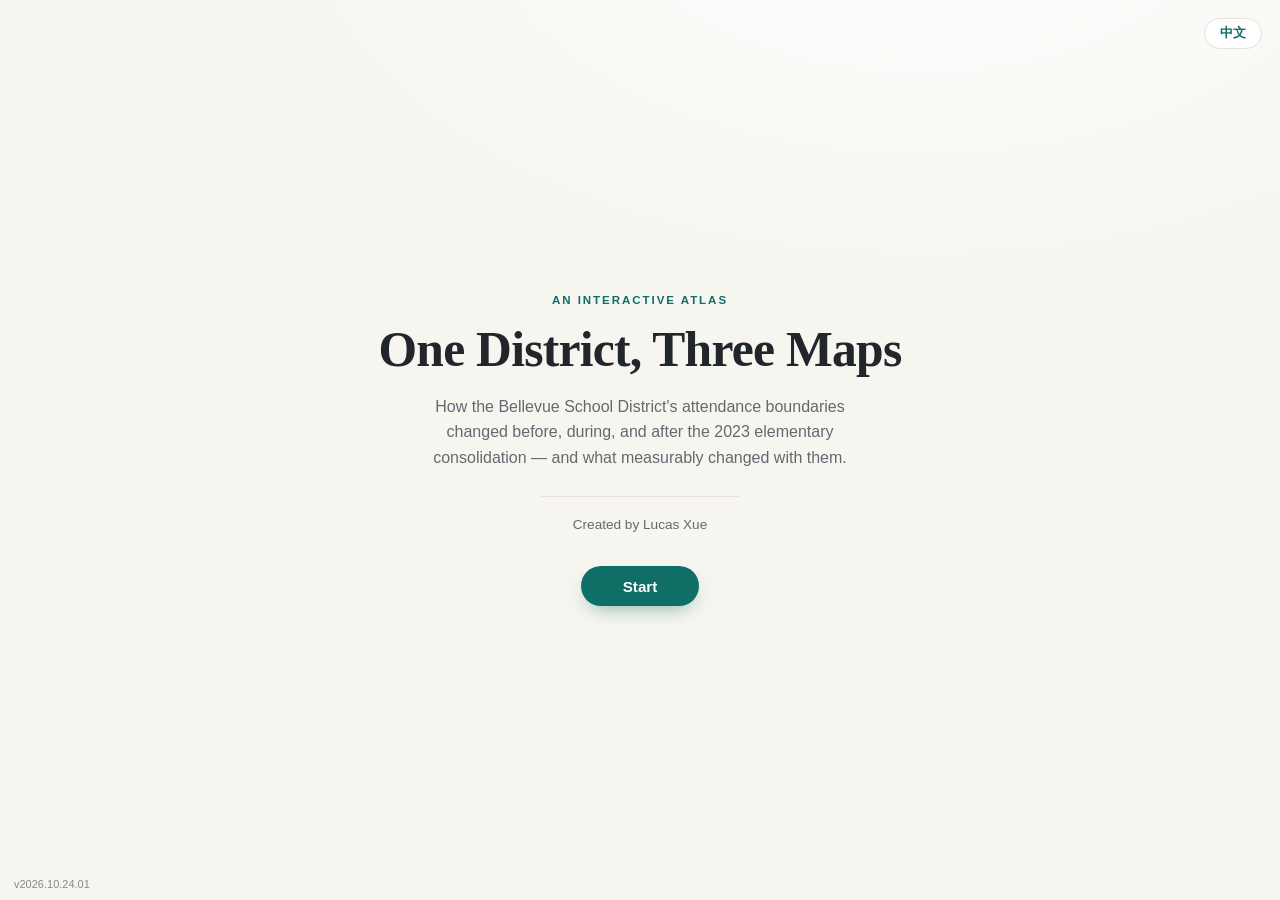
<file: index.html>
<!DOCTYPE html>
<html lang="en">
<head>
  <meta charset="UTF-8" />
  <meta name="viewport" content="width=device-width, initial-scale=1.0" />
  <link rel="icon" href="favicon.ico" />
  <title>The 2023 Bellevue Elementary Rezoning</title>
  <meta name="description" content="An interactive map of how Bellevue School District's attendance-zone boundaries changed in 2023, and what changed with them." />
  <link rel="stylesheet" href="vendor/maplibre-gl.css?v=153" />
  <link rel="stylesheet" href="styles.css?v=153" />
  <script src="vendor/maplibre-gl-csp.js?v=153"></script>
</head>
<body>
  <div id="map"></div>

  <!-- Deployed-version stamp. Bump on EVERY push: YYYY.MM.DD.NN (NN = nth push that day). -->
  <div id="site-version" style="position:fixed;bottom:2px;left:50%;transform:translateX(-50%);z-index:6;font-size:11px;color:#2c3338;opacity:0.55;pointer-events:none;white-space:nowrap;">v2026.10.24.01</div>

  <!-- More-tabs launcher, top-left -->
  <div class="tabs-launcher">
    <button class="tabs-btn" id="tabs-btn" aria-expanded="false" aria-haspopup="true"><span data-i18n="moretabs">More tabs</span> <span class="tabs-caret">&#9662;</span></button>
    <button class="tabs-btn tabs-btn-tut" id="tut-btn" data-i18n="tut_btn">Tutorial</button>
    <div class="tabs-menu" id="tabs-menu" hidden>
      <a class="tabs-item tabs-link" href="changes.html" data-i18n="nav_changes">Boundary changes</a>
      <a class="tabs-item tabs-link" href="analysis.html" data-i18n="nav_analysis">Analysis</a>
      <a class="tabs-item tabs-link" href="methods.html" data-i18n="nav_methods">Methods &amp; sources</a>
      <a class="tabs-item tabs-link" href="definitions.html" data-i18n="nav_defs">Definitions &amp; references</a>
    </div>
  </div>

  <!-- Floating layers / legend card -->
  <div class="panel panel-legend" id="legend-panel">
    <button class="district-btn" id="district-btn" data-i18n="ov">District overview</button>
    <button class="district-btn" id="graph-btn" data-i18n="gm">Graph mode</button>
    <div class="level-tabs state-tabs" role="tablist" aria-label="District era">
      <button class="level-tab state-tab" role="tab" aria-selected="false" data-state="a" data-i18n="st_a">pre-2018</button>
      <button class="level-tab state-tab" role="tab" aria-selected="false" data-state="b" data-i18n="st_b">2018&ndash;2023</button>
      <button class="level-tab state-tab is-active" role="tab" aria-selected="true" data-state="c" data-i18n="st_c">2023&ndash;now</button>
    </div>
    <div class="level-tabs" role="tablist" aria-label="School level">
      <button class="level-tab is-active" role="tab" aria-selected="true" data-level="elementary" data-i18n="lv_e">Elementary</button>
      <button class="level-tab" role="tab" aria-selected="false" data-level="middle" data-i18n="lv_m">Middle</button>
      <button class="level-tab" role="tab" aria-selected="false" data-level="high" data-i18n="lv_h">High</button>
    </div>
    <div class="legend-row">
      <span class="swatch swatch-zone"></span>
      <span id="zone-legend-label">Elementary attendance zone (2023&ndash;present)</span>
    </div>
    <div class="legend-row">
      <span class="swatch swatch-district"></span>
      <span data-i18n="leg_district">School district boundary</span>
    </div>
    <div class="legend-row">
      <span class="pin-swatch pin-main"></span>
      <span data-i18n="leg_main">Attendance-area school</span>
    </div>
    <div class="legend-row">
      <span class="pin-swatch pin-choice"></span>
      <span data-i18n="leg_choice">Choice school</span>
    </div>
    <p class="map-hint" data-i18n="hint">Click a zone for its metrics &middot; click a pin for the school</p>

    <div class="choro-legend" id="choro-legend" hidden></div>

    <div class="panel-divider"></div>
    <div class="basemap-controls">
      <span class="control-label" data-i18n="lay">Layers</span>
      <label class="chk"><input type="checkbox" id="chk-neighborhoods" /> <span class="nbh-swatch"></span><span data-i18n="nbh">Neighborhoods</span></label>
      <label class="chk"><input type="checkbox" id="chk-racelayer" /> <span data-i18n="race">Racial composition (blocks)</span></label>
      <div class="pin-mode race-opts" id="race-opts" hidden>
        <button class="pin-mode-btn race-grp on" data-grp="w" data-i18n="r_w">White</button>
        <button class="pin-mode-btn race-grp" data-grp="a" data-i18n="r_a">Asian</button>
        <button class="pin-mode-btn race-grp" data-grp="h" data-i18n="r_h">Hispanic</button>
        <button class="pin-mode-btn race-grp" data-grp="b" data-i18n="r_b">Black</button>
      </div>
      <button class="info-btn" id="nbh-info-btn" aria-expanded="false" title="Why some areas have no neighborhood">i</button>
      <div class="metric-defs layer-info" id="nbh-info" data-i18n="nbh_info" hidden>
        These are the City of Bellevue's official neighborhoods, so they cover the city only. The school
        district also reaches into Clyde Hill, Medina, Hunts Point, Yarrow Point, Beaux Arts, and parts of
        Redmond, Kirkland &amp; Newcastle &mdash; separate towns with no Bellevue neighborhood. Likewise, some
        neighborhoods (e.g. Cougar Mountain / Lakemont) are partly served by other school districts.
        <br /><br />
        <b>How the split count works:</b> each neighborhood is colored by how many of this level's
        attendance zones its school-age children are divided across. Portions living <em>outside</em> the
        district do <b>not</b> count as an extra school &mdash; they are listed separately in the popup.
        Green = kept whole (1 school); red = split across the most schools.
      </div>
    </div>
    <div class="panel-divider"></div>
    <div class="basemap-controls">
      <span class="control-label" data-i18n="exp">Explore &mdash; what's my school?</span>
      <div class="addr-row">
        <input type="text" id="addr-input" data-i18n-ph="ph_addr" placeholder="Add a pin: type an address&hellip;" />
        <button id="addr-go" title="Search the address and add a pin" data-i18n="add">Add</button>
      </div>
      <button class="pin-btn ghost" id="add-pin-btn" data-i18n="pin_click">&hellip;or click the map to place a pin</button>
      <button class="pin-btn ghost" id="route-btn" data-i18n="route">Measure a route (two blue markers)</button>
      <div class="route-info" id="route-info" hidden></div>
    </div>
    <div class="panel-divider"></div>
    <div class="basemap-controls">
      <span class="control-label" data-i18n="tm">Travel mode</span>
      <div class="pin-mode profile-mode">
        <button class="pin-mode-btn profile-btn on" data-profile="drive" data-i18n="drv">driving</button>
        <button class="pin-mode-btn profile-btn" data-profile="walk" data-i18n="wlk">walking</button>
      </div>
    </div>
    <div class="panel-divider"></div>
    <div class="basemap-controls">
      <span class="control-label" data-i18n="du">Distance units</span>
      <div class="pin-mode unit-mode">
        <button class="pin-mode-btn unit-btn" data-unit="mi" data-i18n="u_mi">miles</button>
        <button class="pin-mode-btn unit-btn" data-unit="km" data-i18n="u_km">km</button>
      </div>
    </div>
    <div class="panel-divider"></div>
    <button class="lang-btn" id="panel-lang" title="Switch language">中文</button>
  </div>

  <!-- Zone detail side panel (opens on zone click) -->
  <aside class="panel panel-detail" id="detail-panel" aria-live="polite">
    <button class="detail-close" id="detail-close" aria-label="Close panel">&times;</button>
    <div id="detail-body"></div>
  </aside>

  <!-- Graph mode: small-multiple era charts -->
  <div id="graph-mode" hidden>
    <div class="gm-head">
      <div>
        <h2 data-i18n="gm_title">Graph mode</h2>
        <p class="gm-note" data-i18n="gm_note">Each chart tracks one measure for one school's zone across the three boundary eras.
        Demographics use the fixed 2020 population snapshot, so changes reflect <b>boundary changes only</b>.
        Distance measures follow the current travel mode. Descriptive only &mdash; no judgment implied.</p>
      </div>
      <button class="district-btn gm-close-btn" id="gm-close" data-i18n="gm_back">&larr; Back to map</button>
    </div>
    <div class="gm-grid" id="gm-grid"></div>
  </div>

  <!-- Entry screens + shared language state (injected; shown on fresh entry only) -->
  <script src="intro.js?v=153"></script>
  <script src="tutorial.js?v=153"></script>

  <script>
    (function () {
      const btn = document.getElementById("tabs-btn");
      const menu = document.getElementById("tabs-menu");
      const setOpen = (open) => {
        menu.hidden = !open;
        btn.setAttribute("aria-expanded", String(open));
      };
      btn.addEventListener("click", (e) => {
        e.stopPropagation();
        setOpen(menu.hidden);
      });
      document.addEventListener("click", (e) => {
        if (!menu.hidden && !menu.contains(e.target)) setOpen(false);
      });
      document.addEventListener("keydown", (e) => {
        if (e.key === "Escape" && !menu.hidden) setOpen(false);
      });
    })();
  </script>

  <!-- API keys live in config.js: the one place to replace them (see README) -->
  <script src="config.js?v=153"></script>
  <script src="keys.js?v=153"></script>

  <script>
    const MAPTILER_KEY = window.BSD_KEYS.maptiler;
    const DATA_VER = "152";   // cache-bust the data GeoJSON when it is regenerated

    /* ---- in-place Chinese for all dynamic panel content ----
     * T() looks a string up in ZHD when the shared language is Chinese and
     * falls back to the English original, so unmatched data values stay safe. */
    const isZH = () => (localStorage.getItem("bsd_lang") || "en") === "zh";
    const ZHD = {
      /* metric labels */
      "Convex hull ratio": "凸包比", "Min. rectangle ratio": "最小外接矩形比",
      "Moment of inertia": "转动惯量", "Area": "面积", "Perimeter": "周长",
      "Polsby–Popper percentile": "Polsby–Popper 百分位", "Reock percentile": "Reock 百分位",
      "Convex hull percentile": "凸包比百分位",
      "White %": "白人 %", "Asian %": "亚裔 %", "Hispanic %": "西语裔 %", "Black %": "非裔 %",
      "Median household income": "家庭收入中位数", "Median home value": "房价中位数",
      "Limited-English households %": "英语能力有限户 %",
      "School-age population (5–17)": "学龄人口（5–17 岁）",
      "Mix gap (difference from district mix)": "构成差距（与全学区构成之差）",
      "School enrollment (actual headcount)": "在校人数（实际统计）",
      "Building capacity (seats)": "校舍容量（座位数）",
      "Utilization (% of capacity)": "使用率（容量百分比）",
      "Avg. distance to assigned school": "到指定学校的平均距离",
      "Within 3 km of assigned school": "距指定学校 3 公里内",
      "Avg. distance to Advanced Learning": "到高阶学习的平均距离",
      "Within 3 km of Advanced Learning": "距高阶学习 3 公里内",
      "Avg. distance to dual-language": "到双语沉浸的平均距离",
      "Within 3 km of dual-language": "距双语沉浸 3 公里内",
      "Avg. distance to special-ed": "到特教项目的平均距离",
      "Within 3 km of special-ed": "距特教项目 3 公里内",
      "Avg. distance to IB (Interlake)": "到 IB（Interlake）的平均距离",
      "Within 3 km of IB (Interlake)": "距 IB（Interlake）3 公里内",
      "White residents": "白人居民数", "Asian residents": "亚裔居民数",
      "Hispanic residents": "西语裔居民数", "Black residents": "非裔居民数",
      "Limited-English households": "英语能力有限的家庭户数",
      "Children within 3 km of assigned school": "距指定学校 3 公里内的儿童数",
      "Children within 3 km of Advanced Learning": "距高阶学习 3 公里内的儿童数",
      "Children within 3 km of dual-language": "距双语沉浸 3 公里内的儿童数",
      "Children within 3 km of special-ed": "距特教项目 3 公里内的儿童数",
      "Children within 3 km of IB (Interlake)": "距 IB（Interlake）3 公里内的儿童数",
      /* metric hints */
      "4πA ÷ P², where A = area, P = perimeter. 1 = a perfect circle; lower = more contorted outline.":
        "4πA ÷ P²，其中 A 为面积，P 为周长。1 = 正圆；越低表示轮廓越曲折。",
      "This zone's Polsby–Popper score ranked against the other zones at the same level.":
        "该分区的 Polsby–Popper 得分在同学段各分区中的排位。",
      "Area ÷ area of the smallest circle that encloses the zone. 1 = a circle.":
        "面积 ÷ 能包住该分区的最小圆的面积。1 = 圆形。",
      "This zone's Reock score ranked against the other zones at the same level.":
        "该分区的 Reock 得分在同学段各分区中的排位。",
      "Area ÷ area of the zone's convex hull (the smallest convex shape containing it). Measures how much the outline caves in.":
        "面积 ÷ 该分区凸包（包含它的最小凸形）的面积。测量轮廓向内凹陷的程度。",
      "This zone's convex-hull ratio ranked against the other zones at the same level.":
        "该分区的凸包比在同学段各分区中的排位。",
      "Area ÷ area of the smallest rotated rectangle that encloses the zone.":
        "面积 ÷ 能装下该分区的最小旋转矩形的面积。",
      "A² ÷ (2π · polar second moment of area about the centroid). 1 = a circle; rewards mass held close to the center.":
        "A² ÷（2π · 关于质心的极二阶矩）。1 = 圆形；面积越集中于中心得分越高。",
      "Zone area, computed in UTM zone 10N (metres).": "分区面积，按 UTM 第 10N 带（米制）计算。",
      "Length of the zone boundary, computed in UTM zone 10N.": "分区边界长度，按 UTM 第 10N 带计算。",
      /* race + program labels */
      "White": "白人", "Asian": "亚裔", "Hispanic": "西语裔", "Black": "非裔",
      "Two or more": "两个及以上族裔", "Other": "其他",
      "Advanced Learning": "高阶学习项目", "Dual-language immersion": "双语沉浸项目",
      "Special-ed program": "特殊教育项目", "International Baccalaureate (IB)": "国际文凭课程（IB）",
      /* level / era words */
      "Elementary attendance zone": "小学入学分区", "Middle school attendance zone": "初中入学分区",
      "High school attendance zone": "高中入学分区",
      "Elementary": "小学", "Middle School": "初中", "High School": "高中",
      "pre-2018": "2018 年前", "2023–present": "2023 至今",
      "pre-2018 boundaries (federal SABS 2015-16 survey — approximate)": "2018 年前边界（联邦 SABS 2015–16 调查，近似）",
      "2018–2023 boundaries": "2018–2023 边界",
      "current (post-2023) boundaries": "现行（2023 年后）边界",
      /* school popup data values */
      "Attendance-area school": "划片入学学校",
      "Choice / immersion school": "选校制／沉浸式学校",
      "Choice school (grades 6–12)": "选校制学校（6–12 年级）",
      "Advanced Learning Centered": "高阶学习项目（AL Centered）",
      "Advanced Placement (AP)": "大学先修课程（AP）",
      "Arabic Language Program": "阿拉伯语项目",
      "Bellevue Big Picture (choice)": "Bellevue Big Picture（选校制）",
      "Cascade (social / emotional / behavioral)": "Cascade（社交／情绪／行为）",
      "Inclusion": "融合教育",
      "Integrated Preschool (ages 3-5)": "融合学前班（3–5 岁）",
      "Japanese Dual Language Immersion": "日语双语沉浸",
      "Korean Language Program": "韩语项目",
      "Mandarin Dual Language Immersion": "中文双语沉浸",
      "Olympic (autism spectrum)": "Olympic（自闭症谱系）",
      "Pacific (developmental / intellectual disabilities)": "Pacific（发育／智力障碍）",
      "Spanish Dual Language Immersion (schoolwide)": "西班牙语双语沉浸（全校制）",
      "Spanish Dual Language Immersion (strand)": "西班牙语双语沉浸（班级制）",
      "Transitions (ages 18-21)": "Transitions（18–21 岁）",
      /* small UI bits */
      "percent": "百分比", "counts": "数量", "distance": "距离", "time": "时间",
      "distribution": "分布", "price history": "房价历史",
      "Avg. walk time": "平均步行时间", "Avg. drive time": "平均驾车时间",
      "Avg. walking distance": "平均步行距离", "Avg. road distance": "平均道路距离",
      "Avg. straight-line distance": "平均直线距离",
      "Within 20 min walk": "步行 20 分钟内", "Within 10 min drive": "驾车 10 分钟内",
      "Within 3 km": "3 公里内",
      "Enrollment": "在校人数", "Building capacity": "校舍容量", "Utilization": "使用率",
      "Rezoning history": "重划历史", "At a glance": "一览",
      "pre-'18": "'18 前", "'23–now": "'23–今",
      "Ranking": "排名", "Hide ranking": "收起排名",
      /* stability strips */
      "Opened fall 2018, at the start of this era; closed in the 2023 consolidation at its end.":
        "2018 年秋开办（本时期之初）；本时期结束时在 2023 年合并中关闭。",
      "Closed in the 2023 consolidation, at the end of this era.": "本时期结束时在 2023 年合并中关闭。",
      "Gave up territory when Wilburton opened (2018); took much of it back when Wilburton closed (2023).":
        "Wilburton 开办时（2018）划出土地；Wilburton 关闭时（2023）收回大半。",
      "No boundary changes during this era (2018–2023).": "本时期（2018–2023）边界无变化。",
      "Middle-school boundaries did not change during this era.": "本时期初中边界未变。",
      "High-school boundaries did not change during this era.": "本时期高中边界未变。",
      "Later closed in the 2023 consolidation.": "后于 2023 年合并中关闭。",
      "Later gave up territory when Wilburton opened (2018).": "后在 Wilburton 开办时（2018）划出土地。",
      "Boundaries as surveyed in the federal SABS 2015-16 snapshot (different source than the city layers — approximate).":
        "边界来自联邦 SABS 2015–16 调查快照（与市政图层来源不同，近似）。",
      "Middle-school boundaries unchanged across all three eras.": "初中边界三个时期均未变。",
      "High-school boundaries unchanged across all three eras.": "高中边界三个时期均未变。",
      "Rezoned twice in five years: gave up territory when Wilburton opened (2018), then took much of it back when Wilburton closed (2023).":
        "五年内被重划两次：Wilburton 开办时（2018）划出土地，Wilburton 关闭时（2023）又收回大半。",
      "Rezoned in 2023: absorbed most of the closed Eastgate zone.": "2023 年被重划：吸收了被关闭的 Eastgate 分区的大部分。",
      "Rezoned in 2023 in name only: gained about four acres of the closed Eastgate zone, too small to contain any of the census blocks used to count population.": "2023 年仅名义上被重划：从被关闭的 Eastgate 分区获得约四英亩土地，面积过小，未包含任何用于统计人口的普查区块。",
      "Boundaries stable in 2023; gained the Advanced Learning program (moved from Spiritridge).":
        "2023 年边界未动；获得高阶学习项目（自 Spiritridge 迁来）。",
      "Considered for consolidation in the 2023 process; kept open with no boundary change.":
        "2023 年曾列入合并候选；最终保留，边界未变。",
      "No boundary changes in the 2023 consolidation.": "2023 年合并中边界无变化。",
      "Middle-school boundaries did not change in the 2023 elementary consolidation; a later consolidation study did not lead to closures.":
        "2023 年小学合并未改变初中边界；其后的合并研究也没有导致关校。",
      "High-school boundaries did not change in the 2023 elementary consolidation.":
        "2023 年小学合并未改变高中边界。"
    };
    const T = s => { if (!isZH()) return s; const v = ZHD[s]; return v != null ? v : s; };

    if (typeof maplibregl !== "undefined") {
      // strict-CSP hosts (e.g. Railway) block blob: workers; use the same-origin worker file
      maplibregl.setWorkerUrl("vendor/maplibre-gl-csp-worker.js?v=153");
    }
    if (typeof maplibregl === "undefined") {
      document.getElementById("map").innerHTML =
        '<div class="map-error">Map library failed to load. Serve this folder over http ' +
        '(<code>python -m http.server</code>) and confirm <code>vendor/maplibre-gl.js</code> exists.</div>';
      throw new Error("maplibregl not loaded");
    }

    const STYLES = {
      grayscale: `https://api.maptiler.com/maps/dataviz/style.json?key=${MAPTILER_KEY}`,
      hybrid:    `https://api.maptiler.com/maps/hybrid/style.json?key=${MAPTILER_KEY}`,   // satellite + labels
      outdoor:   `https://api.maptiler.com/maps/outdoor/style.json?key=${MAPTILER_KEY}`   // topographic
    };
    const DEM_URL = `https://api.maptiler.com/tiles/terrain-rgb-v2/tiles.json?key=${MAPTILER_KEY}`;

    // Soft, low-saturation palette. Only to distinguish adjacent zones; no ordering implied.
    const ZONE_COLORS = [
      "#8fb3a6", "#c7b39a", "#9fb0cd", "#cbbf95", "#b6a3c1", "#94bcc0",
      "#cfa99c", "#aec49a", "#b3aacf", "#9cb8c9", "#d0c1a4", "#a9c8bb",
      "#c6adb4", "#a7c1a4"
    ];
    // Compactness metrics for the zone detail panel. Order = display order (2 per row).
    const COMPACTNESS = [
      { key: "polsby_popper",     label: "Polsby–Popper",            hint: "4πA ÷ P², where A = area, P = perimeter. 1 = a perfect circle; lower = more contorted outline." },
      { key: "pp_percentile",     label: "Polsby–Popper percentile", pct: true, hint: "This zone's Polsby–Popper score ranked against the other zones at the same level." },
      { key: "reock",             label: "Reock",                    hint: "Area ÷ area of the smallest circle that encloses the zone. 1 = a circle." },
      { key: "reock_percentile",  label: "Reock percentile",         pct: true, hint: "This zone's Reock score ranked against the other zones at the same level." },
      { key: "convex_hull",       label: "Convex hull ratio",        hint: "Area ÷ area of the zone's convex hull (the smallest convex shape containing it). Measures how much the outline caves in." },
      { key: "convex_percentile", label: "Convex hull percentile",   pct: true, hint: "This zone's convex-hull ratio ranked against the other zones at the same level." },
      { key: "bounding_rect",     label: "Min. rectangle ratio",     hint: "Area ÷ area of the smallest rotated rectangle that encloses the zone." },
      { key: "moment_inertia",    label: "Moment of inertia",        hint: "A² ÷ (2π · polar second moment of area about the centroid). 1 = a circle; rewards mass held close to the center." },
      { key: "area_km2",          label: "Area",                     unit: "km²", hint: "Zone area, computed in UTM zone 10N (metres)." },
      { key: "perimeter_km",      label: "Perimeter",                unit: "km",  hint: "Length of the zone boundary, computed in UTM zone 10N." }
    ];

    const LEVELS = ["elementary", "middle", "high"];
    const LEVEL_META = {
      elementary: { legend: "Elementary attendance zone", suffix: "Elementary" },
      middle:     { legend: "Middle school attendance zone", suffix: "Middle School" },
      high:       { legend: "High school attendance zone", suffix: "High School" }
    };
    const STATE_META = {
      a: { era: "pre-2018", note: "pre-2018 boundaries (federal SABS 2015-16 survey — approximate)" },
      b: { era: "2018–2023", note: "2018–2023 boundaries" },
      c: { era: "2023–present", note: "current (post-2023) boundaries" }
    };
    let activeState = "c";
    const eraLabel = () => STATE_META[activeState].era;

    let DATA = null;
    let activeLevel = "elementary";
    let hovered = null;              // { level, id }
    let selected = null;             // { level, id } zone showing in the detail panel
    let schoolMarkers = { elementary: [], middle: [], high: [] };  // per-level DOM pins (persist across style swaps)
    const PIN_COLORS = { main: "#e03131", choice: "#f4b400" };
    let wantHillshade = false;       // strong 2D shaded relief (when Terrain is on)
    let want3D = false;              // elevation loaded so a manual tilt shows 3D
    let neighborhoodsOn = false;     // red neighborhood-boundary overlay
    let raceLayerOn = false;         // block-level racial-composition choropleth
    let raceGroup = "w";             // w | a | h | b
    let currentStyleUrl = STYLES.grayscale;
    let styleToken = 0;             // guards against stale style swaps
    let didInitialFit = false;
    let interactionsAttached = false;

    const map = new maplibregl.Map({
      container: "map",
      style: STYLES.grayscale,
      center: [-122.164, 47.6045],
      zoom: 11.2,
      maxPitch: 75,
      attributionControl: true
    });
    map.addControl(new maplibregl.NavigationControl({ visualizePitch: true }), "bottom-right");
    map.addControl(new maplibregl.FullscreenControl({ container: document.documentElement }), "bottom-right");
    map.on("error", (e) => console.error("MapLibre error:", e && e.error ? e.error.message : e));

    async function getJSON(url) {
      const res = await fetch(url);
      if (!res.ok) throw new Error(`${url}: ${res.status}`);
      return res.json();
    }
    function colorExpr(labels) {
      const names = labels.features.map(f => f.properties.name).sort();
      const expr = ["match", ["get", "name"]];
      names.forEach((n, i) => expr.push(n, ZONE_COLORS[i % ZONE_COLORS.length]));
      expr.push("#b0b0b0");
      return expr;
    }

    // Reliable: run cb once the current style is truly loaded (polls, no event-name guesswork).
    function whenStyleReady(cb) {
      if (map.isStyleLoaded()) cb();
      else setTimeout(() => whenStyleReady(cb), 60);
    }
    // Swap basemap and re-add everything once the NEW style is fully loaded (token guards stale swaps).
    function setBasemap(url) {
      currentStyleUrl = url;
      const my = ++styleToken;
      map.setStyle(url);
      const tryRebuild = () => {
        if (my !== styleToken) return;             // a newer swap superseded this one
        if (map.isStyleLoaded()) rebuildLayers();
        else setTimeout(tryRebuild, 60);
      };
      setTimeout(tryRebuild, 60);                   // start next tick so setStyle takes effect first
    }

    function ensureDem() {
      if (!map.getSource("dem")) map.addSource("dem", { type: "raster-dem", url: DEM_URL, tileSize: 256 });
    }
    function applyTerrainState() {
      if (want3D) {
        ensureDem();
        map.setTerrain({ source: "dem", exaggeration: 1.6 });   // elevation loaded; stays flat until tilted
      } else {
        map.setTerrain(null);
        if (map.getPitch() > 5) map.easeTo({ pitch: 0, duration: 500 });
      }
    }
    function applyHillshadeState() {
      const ids = ["hillshade", "hillshade-b"];
      if (wantHillshade) {
        ensureDem();
        const under = map.getLayer("fill-elementary") ? "fill-elementary" : undefined;
        // Primary relief, lit from the NW (standard cartographic convention).
        if (!map.getLayer("hillshade")) map.addLayer({
          id: "hillshade", type: "hillshade", source: "dem",
          paint: {
            "hillshade-exaggeration": 1,
            "hillshade-illumination-direction": 315,
            "hillshade-shadow-color": "#16232b",
            "hillshade-highlight-color": "#ffffff",
            "hillshade-accent-color": "#3d4852"
          }
        }, under);
        // Cross-light from the opposite side to pull out more slope detail (multi-directional).
        if (!map.getLayer("hillshade-b")) map.addLayer({
          id: "hillshade-b", type: "hillshade", source: "dem",
          paint: {
            "hillshade-exaggeration": 0.65,
            "hillshade-illumination-direction": 135,
            "hillshade-shadow-color": "#23323c",
            "hillshade-highlight-color": "rgba(255,255,255,0.4)",
            "hillshade-accent-color": "rgba(0,0,0,0)"
          }
        }, under);
      } else {
        ids.forEach(id => { if (map.getLayer(id)) map.removeLayer(id); });
      }
    }

    // (Re)build every custom layer + terrain state. Idempotent; runs after each style load.
    function rebuildLayers() {
      if (!DATA) return;

      // block race layer sits beneath the zone fills
      if (DATA.blocksRace) {
        if (!map.getSource("blocks-race")) map.addSource("blocks-race", { type: "geojson", data: DATA.blocksRace });
        if (!map.getLayer("blocks-race-fill")) map.addLayer({
          id: "blocks-race-fill", type: "fill", source: "blocks-race",
          layout: { visibility: raceLayerOn ? "visible" : "none" },
          paint: { "fill-color": "#cccccc", "fill-opacity": 0.6 }
        });
      }
      for (const lvl of LEVELS) {
        if (!map.getSource(`zones-${lvl}`)) map.addSource(`zones-${lvl}`, { type: "geojson", data: DATA.levels[lvl].zones, generateId: true });
        if (!map.getSource(`labels-${lvl}`)) map.addSource(`labels-${lvl}`, { type: "geojson", data: DATA.levels[lvl].labels });
      }
      for (const lvl of LEVELS) {
        const vis = lvl === activeLevel ? "visible" : "none";
        if (!map.getLayer(`fill-${lvl}`)) map.addLayer({
          id: `fill-${lvl}`, type: "fill", source: `zones-${lvl}`, layout: { visibility: vis },
          paint: {
            "fill-color": colorExpr(DATA.levels[lvl].labels),
            "fill-opacity": [
              "case",
              ["boolean", ["feature-state", "hover"], false], 0.72,
              ["boolean", ["feature-state", "selected"], false], 0.68,
              0.42
            ]
          }
        });
        if (!map.getLayer(`line-${lvl}`)) map.addLayer({
          id: `line-${lvl}`, type: "line", source: `zones-${lvl}`, layout: { visibility: vis },
          paint: {
            "line-color": "#242a2e",
            "line-width": ["case", ["boolean", ["feature-state", "selected"], false], 5, 2.4],
            "line-opacity": 0.95
          }
        });
      }
      if (!map.getSource("district")) map.addSource("district", { type: "geojson", data: DATA.district });
      if (!map.getLayer("district-line")) map.addLayer({
        id: "district-line", type: "line", source: "district",
        paint: { "line-color": "#242a2e", "line-width": 2.6 }
      });
      // Neighborhood overlay: red lines above the zone lines; invisible fill for click hit-testing.
      if (DATA.neighborhoods) {
        const nvis = neighborhoodsOn ? "visible" : "none";
        if (!map.getSource("neighborhoods")) map.addSource("neighborhoods", { type: "geojson", data: DATA.neighborhoods, generateId: true });
        if (!map.getLayer("nbh-fill")) map.addLayer({
          id: "nbh-fill", type: "fill", source: "neighborhoods",
          layout: { visibility: nvis }, paint: { "fill-color": "#000000", "fill-opacity": 0 }
        });
        if (!map.getLayer("nbh-line")) map.addLayer({
          id: "nbh-line", type: "line", source: "neighborhoods",
          layout: { visibility: nvis },
          paint: {
            "line-color": "#c0392b",
            "line-width": ["case", ["boolean", ["feature-state", "selected"], false], 5, 2.4],
            "line-opacity": 0.95
          }
        });
      }
      for (const lvl of LEVELS) {
        if (!map.getLayer(`labels-${lvl}`)) map.addLayer({
          id: `labels-${lvl}`, type: "symbol", source: `labels-${lvl}`,
          layout: {
            visibility: lvl === activeLevel ? "visible" : "none",
            "text-field": ["get", "name"], "text-size": 12,
            "text-font": ["Open Sans Semibold", "Arial Unicode MS Bold"], "text-max-width": 8
          },
          paint: { "text-color": "#2c3338", "text-halo-color": "#ffffff", "text-halo-width": 1.6 }
        });
      }

      applyHillshadeState();
      applyTerrainState();

      if (!interactionsAttached) { LEVELS.forEach(attachInteractions); interactionsAttached = true; }
      if (raceLayerOn) applyRaceLayer();          // restore block coloring after a basemap swap
      else if (neighborhoodsOn) applyNbhMode();   // restore split-count coloring after a basemap swap
      else if (activeMetric) applyChoropleth();   // restore metric coloring after a basemap swap
      if (routeGeom) drawRoute();                 // restore the blue route line after a basemap swap

      if (!didInitialFit) {
        const b = new maplibregl.LngLatBounds();
        const walk = (c) => Array.isArray(c[0]) ? c.forEach(walk) : b.extend(c);
        DATA.district.features.forEach(f => walk(f.geometry.coordinates));
        map.fitBounds(b, { padding: { top: 40, bottom: 90, left: 60, right: 60 }, duration: 0 });
        didInitialFit = true;
      }
    }

    // Initial data load, then build layers once the initial style is ready.
    (async () => {
      let schools = {};
      try {
        const district = await getJSON(`data/bellevue_district.geojson?v=${DATA_VER}`);
        const levels = {};
        for (const lvl of LEVELS) {
          const [zones, labels, sch] = await Promise.all([
            getJSON(`data/bellevue_${lvl}_zones.geojson?v=${DATA_VER}`),
            getJSON(`data/bellevue_${lvl}_labels.geojson?v=${DATA_VER}`),
            getJSON(`data/bellevue_${lvl}_schools.geojson?v=${DATA_VER}`)
          ]);
          levels[lvl] = { zones, labels };
          schools[lvl] = sch;
        }
        const neighborhoods = await getJSON(`data/bellevue_neighborhoods.geojson?v=${DATA_VER}`);
        const blocksRace = await getJSON(`data/bellevue_blocks_race.geojson?v=${DATA_VER}`);
        const districtStats = await getJSON(`data/bellevue_district_stats.json?v=${DATA_VER}`);
        const zhvi = await getJSON(`data/bellevue_zhvi.json?v=${DATA_VER}`);
        // historical states: only elementary differs; middle/high reuse the current layers
        const states = { c: { levels, schools } };
        for (const S of ["b", "a"]) {
          const [z, l, sc] = await Promise.all([
            getJSON(`data/bellevue_${S}_elementary_zones.geojson?v=${DATA_VER}`),
            getJSON(`data/bellevue_${S}_elementary_labels.geojson?v=${DATA_VER}`),
            getJSON(`data/bellevue_${S}_elementary_schools.geojson?v=${DATA_VER}`)
          ]);
          states[S] = {
            levels: { elementary: { zones: z, labels: l }, middle: levels.middle, high: levels.high },
            schools: { elementary: sc, middle: schools.middle, high: schools.high }
          };
        }
        DATA = { district, levels, schools, neighborhoods, districtStats, zhvi, states, blocksRace };
      } catch (err) {
        console.error("Data failed to load. Serve over http, not file://.", err);
        return;
      }
      createAllSchoolMarkers(schools);
      createStateMarkers();
      setActiveMarkers(activeLevel);
      restoreUserPins();   // bring back saved pins (silently - no popups)
      document.getElementById("zone-legend-label").innerHTML = `${T(LEVEL_META[activeLevel].legend)}（${T(eraLabel())}）`;
      whenStyleReady(() => { rebuildLayers(); applyUrlPreset(); });
    })();

    // URL presets, e.g. index.html?state=b&level=elementary&metric=utilization&zone=Woodridge
    // Lets the Analysis tab (and the paper) link straight to a configured view.
    function applyUrlPreset() {
      const q = new URLSearchParams(location.search);
      const st = q.get("state"), lvl = q.get("level"), met = q.get("metric"), zone = q.get("zone");
      if (lvl && ["elementary", "middle", "high"].includes(lvl) && lvl !== activeLevel) switchLevel(lvl);
      if (st && ["a", "b", "c"].includes(st) && st !== activeState) switchState(st);
      if (met && CHORO_BY_ID[met]) {
        activeMetric = met;
        document.querySelectorAll(".choro-check").forEach(cb => { cb.checked = cb.dataset.metric === met; });
        applyChoropleth();
      }
      if (q.get("nbh") === "1") {
        const cb = document.getElementById("chk-neighborhoods");
        if (cb && !cb.checked) { cb.checked = true; cb.dispatchEvent(new Event("change")); }
      }
      if (q.get("graph") === "1") {
        const gb = document.getElementById("graph-btn");
        if (gb) gb.click();
      }
      if (q.get("overview") === "1") openDistrict();
      if (zone && DATA) {
        const L = DATA.levels[activeLevel];
        const ft = L && L.zones.features.find(f => (f.properties.name || "").toLowerCase() === zone.toLowerCase());
        if (ft) {
          openDetail(ft.properties, activeLevel);
          const b = new maplibregl.LngLatBounds();
          (function walk(c) { typeof c[0] === "number" ? b.extend(c) : c.forEach(walk); })(ft.geometry.coordinates);
          map.fitBounds(b, { padding: 140, maxZoom: 13, duration: 800 });
        }
      }
    }

    // Google-style teardrop pin as an inline SVG element (color via currentColor).
    function makePin(color, scale) {
      const s = scale || 1;
      const el = document.createElement("div");
      el.className = "school-pin";
      el.style.color = color;
      // pin clicks are the pin's business only — don't bubble into the map's zone/neighborhood handlers
      el.addEventListener("click", e => e.stopPropagation());
      el.innerHTML =
        `<svg width="${Math.round(26 * s)}" height="${Math.round(34 * s)}" viewBox="0 0 26 34" xmlns="http://www.w3.org/2000/svg">` +
        '<path d="M13 0.8C6.2 0.8 0.8 6.2 0.8 13c0 9 12.2 20.2 12.2 20.2S25.2 22 25.2 13C25.2 6.2 19.8 0.8 13 0.8z" ' +
        'fill="currentColor" stroke="#ffffff" stroke-width="1.6"/>' +
        '<circle cx="13" cy="12.6" r="4.6" fill="#ffffff"/></svg>';
      return el;
    }

    function cleanRole(r) {
      const s = (r || "").toLowerCase(), zh = isZH();
      if (s.startsWith("unchanged")) return zh ? "入学边界未变" : "attendance boundaries unchanged";
      if (s.startsWith("receiver")) {
        const from = s.includes("wilburton") ? "Wilburton" : s.includes("eastgate") ? "Eastgate" : null;
        if (zh) return from ? `接收了来自 ${from} 的学生` : s.includes("advanced") ? "接收了学生（以及高阶学习项目）" : "接收了学生";
        return "received students" + (from ? " from " + from : s.includes("advanced") ? " (and the Advanced Learning program)" : "");
      }
      if (s.startsWith("considered")) return zh ? "曾列入合并候选" : "considered for consolidation";
      if (s.startsWith("closed") || s.startsWith("converted")) return zh ? "改为项目用址" : "converted to a program site";
      return r;
    }
    function sparkline(trend) {
      const pts = (trend || []).filter(t => t.n != null);
      if (pts.length < 2) return "";
      const ns = pts.map(t => t.n), mn = Math.min(...ns), mx = Math.max(...ns), sp = (mx - mn) || 1, w = 150, h = 30;
      const xy = pts.map((t, i) => `${(i / (pts.length - 1) * (w - 6) + 3).toFixed(1)},${(h - 3 - ((t.n - mn) / sp) * (h - 8)).toFixed(1)}`).join(" ");
      return `<svg class="sparkline" viewBox="0 0 ${w} ${h}" preserveAspectRatio="none"><polyline points="${xy}"/></svg>` +
        `<div class="spark-lab">${pts[0].year} → ${pts[pts.length - 1].year} ${T("Enrollment")} · ${mn.toLocaleString()}–${mx.toLocaleString()}</div>`;
    }
    function schoolPopupHTML(p) {
      const i = p.info || {};
      let h = `<div class="sch-pop"><strong>${p.display}</strong><div class="popup-sub">${T(p.type_label)}</div>`;
      if (i.enroll_current != null) {
        h += isZH()
          ? `<div class="sch-stat"><b>${i.enroll_current.toLocaleString()}</b> 名学生 <span class="muted">（${i.enroll_year}）</span>`
          : `<div class="sch-stat"><b>${i.enroll_current.toLocaleString()}</b> students <span class="muted">(${i.enroll_year})</span>`;
        if (i.capacity) h += isZH()
          ? ` &middot; 容量 ${i.capacity.toLocaleString()} &middot; 使用率 <b>${i.utilization}%</b>`
          : ` &middot; cap ${i.capacity.toLocaleString()} &middot; <b>${i.utilization}%</b> full`;
        h += `</div>`;
      }
      if (i.role) h += `<div class="sch-role"><span class="sch-tag">2023</span> ${cleanRole(i.role)}</div>`;
      if (i.ospi && i.ospi.n) {
        const o = i.ospi, zh = isZH(), n = o.n;
        const pc = c => Math.round(100 * c / n);
        const gs = RACE_GROUPS.filter(g => (o.race[g.key] || 0) > 0);
        const bar = gs.map(g => `<span class="race-seg" style="width:${pc(o.race[g.key])}%;background:${g.color}" title="${T(g.label)} ${pc(o.race[g.key])}%"></span>`).join("");
        const rlist = gs.map(g => `<span class="sd-r"><span class="dot" style="background:${g.color}"></span>${T(g.label)} ${pc(o.race[g.key])}%</span>`).join("");
        const stat = (lab, c) => `<span class="sd-s">${lab}<b>${pc(c)}%</b></span>`;
        h += `<div class="sch-demo"><div class="sch-lab">${zh ? "谁在这里就读" : "Who's enrolled here"} <span class="muted">· OSPI ${o.year}</span></div>` +
          `<div class="race-bar mini">${bar}</div><div class="sd-race">${rlist}</div>` +
          `<div class="sd-stats">` +
            stat(zh ? "低收入" : "Low-income", o.low_income) +
            stat(zh ? "英语学习者" : "English learners", o.ell) +
            stat(zh ? "高阶学习" : "Advanced Learning", o.highly_capable) +
            stat(zh ? "特殊教育" : "Special education", o.iep) +
          `</div>` +
          `<div class="sd-note">${zh ? "在读学生，非分区居民。" : "Enrolled students, not zone residents."}</div></div>`;
      }
      if (i.programs && i.programs.length) {
        h += `<div class="sch-progs"><div class="sch-lab">${isZH() ? "设有项目" : "Programs hosted"}</div>` +
          i.programs.map(pr => `<div class="sch-prog">${T(pr.program)}${pr.note ? `<span class="prog-note">${T(pr.note)}</span>` : ""}</div>`).join("") + `</div>`;
      }
      if (/puesta/i.test(p.name || "")) {
        h += `<div class="sd-note">${isZH()
          ? "注：这所学校在各时期之间自行迁址，与 2023 年合并无关——它的位置变化不是重划造成的效应。"
          : "Note: this school relocated between eras on its own, unrelated to the 2023 consolidation &mdash; its location change is not a redistricting effect."}</div>`;
      }
      return h + `</div>`;
    }

    function createAllSchoolMarkers(schools) {
      for (const lvl of LEVELS) {
        schools[lvl].features.forEach(f => {
          const p = f.properties;
          const popup = new maplibregl.Popup({ offset: 34, closeButton: true, maxWidth: "300px" })
            .setHTML(schoolPopupHTML(p));
          const marker = new maplibregl.Marker({ element: makePin(PIN_COLORS[p.kind] || PIN_COLORS.main), anchor: "bottom" })
            .setLngLat(f.geometry.coordinates)
            .setPopup(popup)
            .addTo(map);
          marker.getElement().style.display = "none";
          marker._label = p.display;   // for route-endpoint snapping
          marker._props = p;           // for re-rendering the popup on language change
          // our stopPropagation blocks MapLibre's map-level popup toggle - do it ourselves
          marker.getElement().addEventListener("click", () => marker.togglePopup());
          schoolMarkers[lvl].push(marker);
        });
      }
    }

    // Historical-state elementary pins (era-accurate locations, e.g. Jing Mei's old site).
    const stateMarkers = { a: [], b: [] };
    function createStateMarkers() {
      for (const S of ["a", "b"]) {
        DATA.states[S].schools.elementary.features.forEach(f => {
          const p = f.properties;
          const popup = new maplibregl.Popup({ offset: 34, closeButton: true, maxWidth: "300px" })
            .setHTML(schoolPopupHTML(p));
          const marker = new maplibregl.Marker({ element: makePin(PIN_COLORS[p.kind] || PIN_COLORS.main), anchor: "bottom" })
            .setLngLat(f.geometry.coordinates)
            .setPopup(popup)
            .addTo(map);
          marker.getElement().style.display = "none";
          marker._label = p.display;
          marker._props = p;
          marker.getElement().addEventListener("click", () => marker.togglePopup());
          stateMarkers[S].push(marker);
        });
      }
    }
    // Show only the active era + level's pins.
    function setActiveMarkers(level) {
      for (const L of LEVELS) schoolMarkers[L].forEach(m => { m.getElement().style.display = "none"; });
      ["a", "b"].forEach(S => stateMarkers[S].forEach(m => { m.getElement().style.display = "none"; }));
      if (neighborhoodsOn) return;   // neighborhoods layer: hide the school pins for a clean read
      const arr = (activeState !== "c" && level === "elementary")
        ? stateMarkers[activeState] : schoolMarkers[level];
      arr.forEach(m => { m.getElement().style.display = ""; });
    }

    function attachInteractions(lvl) {
      const fill = `fill-${lvl}`;
      map.on("mousemove", fill, (e) => {
        if (!e.features.length) return;
        if (hovered) map.setFeatureState({ source: `zones-${hovered.level}`, id: hovered.id }, { hover: false });
        hovered = { level: lvl, id: e.features[0].id };
        map.setFeatureState({ source: `zones-${lvl}`, id: hovered.id }, { hover: true });
        map.getCanvas().style.cursor = "pointer";
      });
      map.on("mouseleave", fill, () => {
        if (hovered) map.setFeatureState({ source: `zones-${hovered.level}`, id: hovered.id }, { hover: false });
        hovered = null;
        map.getCanvas().style.cursor = "";
      });
      map.on("click", fill, (e) => {
        if (addingPin) return;   // this click is placing a purple pin, not selecting a zone
        const feat = e.features[0];
        if (selected) map.setFeatureState({ source: `zones-${selected.level}`, id: selected.id }, { selected: false });
        selected = { level: lvl, id: feat.id };
        map.setFeatureState({ source: `zones-${lvl}`, id: feat.id }, { selected: true });
        openDetail(parseProps(feat.properties), lvl);
        if (neighborhoodsOn) showNeighborhoodPopup(e, lvl);
      });
    }

    // Neighborhood-mode popup: which schools does the clicked neighborhood get split across?
    let selectedNbh = null;       // feature id of the bolded neighborhood
    let nbhClickSeq = 0;          // guards stale popup-close events
    function clearNbhSelected() {
      if (selectedNbh !== null) {
        map.setFeatureState({ source: "neighborhoods", id: selectedNbh }, { selected: false });
        selectedNbh = null;
      }
    }
    function showNeighborhoodPopup(e, lvl) {
      const hits = map.queryRenderedFeatures(e.point, { layers: ["nbh-fill"] });
      clearNbhSelected();
      if (!hits.length) return;
      const feat = hits[0], p = feat.properties;
      selectedNbh = feat.id;
      map.setFeatureState({ source: "neighborhoods", id: feat.id }, { selected: true });
      let splits = p.splits;
      if (typeof splits === "string") { try { splits = JSON.parse(splits); } catch (_) { return; } }
      const key = (activeState !== "c" && lvl === "elementary") ? "elementary_" + activeState : lvl;
      const d = (splits && (splits[key] || splits[lvl])) || { zones: [], outside: 0, outside_n: 0 };
      const list = d.zones || [], outside = d.outside || 0;
      const label = isZH() ? "所" + T(LEVEL_META[lvl].suffix)
        : LEVEL_META[lvl].suffix.toLowerCase() + (list.length === 1 ? "" : "s");
      let mode = viewMode;   // popup starts in the panel's current view, then toggles independently
      const fv = s => mode === "pct" ? `${s.pct}%` : fmtInt(s.n);
      function bodyHTML() {
        const zh = isZH();
        if (!list.length && !outside) return `<span class="popup-sub">${zh ? "无学龄居民记录。" : "No school-age residents recorded."}</span>`;
        if (list.length === 1 && !outside) return zh ? `完整位于 <b>${list[0].school}</b> 分区内。` : `Entirely within the <b>${list[0].school}</b> zone.`;
        return (zh ? `分属 <b>${list.length} ${label}</b>` + (outside ? `（另有部分在学区外）` : "") + `：`
                   : `Split across <b>${list.length} ${label}</b>` + (outside ? ` (plus outside the district)` : "") + `:`) +
          `<div class="nbh-splits">` +
          list.map(s => `<div class="nbh-split-row"><span>${s.school}</span><b>${fv(s)}</b></div>`).join("") +
          (outside ? `<div class="nbh-split-row nbh-outside"><span>${zh ? "贝尔维尤学区之外" : "Outside Bellevue School District"}</span>` +
            `<b>${mode === "pct" ? outside + "%" : fmtInt(d.outside_n)}</b></div>` : "") +
          `</div>`;
      }
      const hasToggle = list.length > 1 || outside > 0;
      const seq = ++nbhClickSeq;
      const popup = new maplibregl.Popup({ closeButton: true, offset: 6, maxWidth: "270px" })
        .setLngLat(e.lngLat)
        .setHTML(`<div class="sch-pop"><strong>${p.name}</strong><div class="popup-sub">${isZH() ? "社区" : "Neighborhood"} · ` +
                 `${Number(splits && splits.kids || 0).toLocaleString()} ${isZH() ? "名学龄儿童" : "school-age kids"}</div>` +
                 `<div class="nbh-body">${bodyHTML()}</div>` +
                 (hasToggle ? `<span class="pin-mode seg-sm nbh-seg">` +
                   `<button class="pin-mode-btn${mode === "pct" ? " on" : ""}" data-val="pct">${T("percent")}</button>` +
                   `<button class="pin-mode-btn${mode === "pop" ? " on" : ""}" data-val="pop">${T("counts")}</button></span>` : "") +
                 `</div>`)
        .addTo(map);
      popup.getElement().querySelectorAll(".nbh-seg .pin-mode-btn").forEach(btn => btn.addEventListener("click", () => {
        if (mode === btn.dataset.val) return;
        mode = btn.dataset.val;
        popup.getElement().querySelector(".nbh-body").innerHTML = bodyHTML();
        popup.getElement().querySelectorAll(".nbh-seg .pin-mode-btn").forEach(x => x.classList.toggle("on", x.dataset.val === mode));
      }));
      popup.on("close", () => { if (seq === nbhClickSeq) clearNbhSelected(); });
    }

    // Per-zone stability notes (impact 10, qualitative; curated from the 2023 consolidation record).
    const STABILITY_B = {
      elementary: {
        "Wilburton": { hot: true, text: "Opened fall 2018, at the start of this era; closed in the 2023 consolidation at its end." },
        "Eastgate": { hot: true, text: "Closed in the 2023 consolidation, at the end of this era." },
        "Clyde Hill": { hot: true, text: "Gave up territory when Wilburton opened (2018); took much of it back when Wilburton closed (2023)." },
        "Enatai": { hot: true, text: "Gave up territory when Wilburton opened (2018); took much of it back when Wilburton closed (2023)." },
        "_default": { hot: false, text: "No boundary changes during this era (2018–2023)." }
      },
      middle: { "_default": { hot: false, text: "Middle-school boundaries did not change during this era." } },
      high: { "_default": { hot: false, text: "High-school boundaries did not change during this era." } }
    };
    const STABILITY_A = {
      elementary: {
        "Eastgate": { hot: false, text: "Later closed in the 2023 consolidation." },
        "Clyde Hill": { hot: false, text: "Later gave up territory when Wilburton opened (2018)." },
        "Enatai": { hot: false, text: "Later gave up territory when Wilburton opened (2018)." },
        "_default": { hot: false, text: "Boundaries as surveyed in the federal SABS 2015-16 snapshot (different source than the city layers — approximate)." }
      },
      middle: { "_default": { hot: false, text: "Middle-school boundaries unchanged across all three eras." } },
      high: { "_default": { hot: false, text: "High-school boundaries unchanged across all three eras." } }
    };
    const STABILITY = {
      elementary: {
        "Clyde Hill": { hot: true, text: "Rezoned twice in five years: gave up territory when Wilburton opened (2018), then took much of it back when Wilburton closed (2023)." },
        "Enatai": { hot: true, text: "Rezoned twice in five years: gave up territory when Wilburton opened (2018), then took much of it back when Wilburton closed (2023)." },
        "Spiritridge": { hot: true, text: "Rezoned in 2023: absorbed most of the closed Eastgate zone." },
        "Somerset": { hot: true, text: "Rezoned in 2023 in name only: gained about four acres of the closed Eastgate zone, too small to contain any of the census blocks used to count population." },
        "Woodridge": { hot: false, text: "Boundaries stable in 2023; gained the Advanced Learning program (moved from Spiritridge)." },
        "Ardmore": { hot: false, text: "Considered for consolidation in the 2023 process; kept open with no boundary change." },
        "_default": { hot: false, text: "No boundary changes in the 2023 consolidation." }
      },
      middle: { "_default": { hot: false, text: "Middle-school boundaries did not change in the 2023 elementary consolidation; a later consolidation study did not lead to closures." } },
      high: { "_default": { hot: false, text: "High-school boundaries did not change in the 2023 elementary consolidation." } }
    };
    function stabilityHTML(lvl, name) {
      const SS = activeState === "b" ? STABILITY_B : activeState === "a" ? STABILITY_A : STABILITY;
      const m = SS[lvl] || {};
      const s = m[name] || m["_default"];
      if (!s) return "";
      return `<div class="stability-strip${s.hot ? " hot" : ""}"><span class="stab-tag">${T("Rezoning history")}</span>${T(s.text)}</div>`;
    }

    // Per-zone plain-language summary — STRICTLY neutral: rank-facts and measurements only,
    // no evaluative language, no fairness implication. The reader interprets.
    function ordinal(n) {
      const s = ["th", "st", "nd", "rd"], v = n % 100;
      return n + (s[(v - 20) % 10] || s[v] || s[0]);
    }
    function rankOf(vals, v, dir) {   // dir "desc": rank 1 = largest; "asc": rank 1 = smallest
      const clean = vals.filter(x => x != null && !isNaN(x));
      const higher = clean.filter(x => dir === "desc" ? x > v : x < v).length;
      return { r: higher + 1, n: clean.length };
    }
    function summaryHTML(props, lvl) {
      const feats = (DATA && DATA.levels[lvl].zones.features) || [];
      const all = feats.map(f => f.properties);
      const bits = [];
      const zh = isZH();
      const lvlWord = zh ? "个" + T(LEVEL_META[lvl].suffix) + "分区"
        : LEVEL_META[lvl].suffix.toLowerCase().replace(" school", "") + " zones";
      // size
      if (props.kids_5_17 != null) {
        const rk = rankOf(all.map(p => p.kids_5_17), props.kids_5_17, "desc");
        bits.push(zh
          ? `居住着 <b>${fmtInt(props.kids_5_17)}</b> 名学龄儿童，在 ${rk.n} ${lvlWord}中排第 ${rk.r} 大。`
          : `Home to <b>${fmtInt(props.kids_5_17)}</b> school-age children, the ${ordinal(rk.r)}-largest of the ${rk.n} ${lvlWord}.`);
      }
      // commute (active profile's network distance)
      const t = profOf(props.travel);
      if (t && t.km && t.min) {
        const rk = rankOf(all.map(p => { const q = profOf(p.travel); return q && q.km ? q.km.avg : null; }), t.km.avg, "asc");
        const modeWord = zh ? (travelProfile === "walk" ? "步行" : "经道路")
          : (travelProfile === "walk" ? "on foot" : "by road");
        bits.push(zh
          ? `到指定学校的平均路程为 <b>${uNum(t.km.avg)} ${uNameZh()}</b>（${modeWord}，约 ${Math.round(t.min.avg)} 分钟），在 ${rk.n} 个分区中排第 ${rk.r} 短。`
          : `The average trip to the assigned school is <b>${uNum(t.km.avg)} ${uName()}</b> ${modeWord} (about ${Math.round(t.min.avg)} min), the ${ordinal(rk.r)}-shortest of ${rk.n}.`);
      }
      // demographics: plurality group + income rank
      const s = props.seg;
      if (s && s.total_pop) {
        const groups = [["White", s.white], ["Asian", s.asian], ["Hispanic", s.hispanic], ["Black", s.black], ["residents of two or more races", s.twoplus]];
        groups.sort((a, b) => (b[1] || 0) - (a[1] || 0));
        const gName = zh ? (ZHD[groups[0][0]] || (groups[0][0] === "residents of two or more races" ? "两个及以上族裔的居民" : groups[0][0])) : groups[0][0];
        let demo = zh
          ? `居民中最大的组别是<b>${gName}</b>（${groups[0][1]}%）。`
          : `The largest resident group is <b>${groups[0][0]}</b> (${groups[0][1]}%).`;
        if (props.housing && props.housing.income != null) {
          const rk = rankOf(all.map(p => p.housing && p.housing.income), props.housing.income, "desc");
          demo += zh
            ? `家庭收入中位数为 ${money(props.housing.income)}，在 ${rk.n} 个分区中排第 ${rk.r} 高。`
            : ` Median household income is ${money(props.housing.income)}, the ${ordinal(rk.r)}-highest of ${rk.n}.`;
        }
        bits.push(demo);
      }
      // program access: which tracked program sits farthest, on average
      const P = props.programs || {};
      let far = null;
      for (const c of Object.keys(P)) {
        const q = profOf(P[c]);
        if (q && q.km && (!far || q.km.avg > far.avg)) far = { c, avg: q.km.avg };
      }
      if (far) {
        const pName = T((PROG_LABELS[far.c] || far.c)).replace(" (IB)", "");
        bits.push(zh
          ? `在所跟踪的项目中，平均而言最远的是<b>${pName}</b>（${uNum(far.avg)} ${uNameZh()}）。`
          : `Of the tracked programs, <b>${pName}</b> is the farthest to reach on average (${uNum(far.avg)} ${uName()}).`);
      }
      if (!bits.length) return "";
      return `<div class="zone-summary"><span class="zs-tag">${T("At a glance")}</span>${bits.join(" ")}` +
        `<div class="zs-note">${zh
          ? `仅为描述——${T(STATE_META[activeState].note)}。所有时期的人口数据均使用固定的 2020 年普查快照。`
          : `Descriptive only — ${STATE_META[activeState].note}. Demographics use the fixed 2020 population snapshot for every era.`}</div></div>`;
    }

    // ----- Zone detail side panel -----
    const detailPanel = document.getElementById("detail-panel");

    // MapLibre returns nested-object feature properties as JSON strings; parse them back.
    function parseProps(raw) {
      const p = Object.assign({}, raw);
      for (const k of ["seg", "housing", "language", "travel", "programs", "cap"]) {
        if (typeof p[k] === "string") { try { p[k] = JSON.parse(p[k]); } catch (e) { p[k] = null; } }
      }
      return p;
    }

    const RACE_GROUPS = [
      { key: "white",    label: "White",       color: "#b3ada0" },
      { key: "asian",    label: "Asian",       color: "#6a9fb5" },
      { key: "hispanic", label: "Hispanic",    color: "#d9a05b" },
      { key: "black",    label: "Black",       color: "#8a7bb0" },
      { key: "twoplus",  label: "Two or more", color: "#8fb08a" },
      { key: "other",    label: "Other",       color: "#c4c0b4" }
    ];
    const PROG_LABELS = {
      advanced_learning: "Advanced Learning",
      language_immersion: "Dual-language immersion",
      special_education: "Special-ed program",
      ib: "International Baccalaureate (IB)"
    };
    const r1 = x => Math.round(x * 10) / 10;
    const money = v => v == null ? "&mdash;" : v >= 1e6 ? "$" + (v / 1e6).toFixed(2) + "M" : v >= 1000 ? "$" + Math.round(v / 1000) + "k" : "$" + v;
    const rent = v => v == null ? "&mdash;" : "$" + Number(v).toLocaleString();
    let viewMode = "pct";          // "pct" | "pop" — percentages vs counts
    let travelMode = "km";         // "km" | "min" — the travel section's own toggle
    let progMode = "km";           // "km" | "min" — the program section's own toggle
    let travelProfile = "drive";   // "drive" | "walk" — global travel mode (key, lower-left)
    // profile-appropriate network stats for a travel/program entry (falls back walk -> drive -> air)
    const profOf = d => d ? (travelProfile === "walk" ? (d.walk || d.road) : d.road) : null;
    let currentZone = null;        // { props, lvl } for re-render on view toggle
    const fmtInt = n => (n == null ? "&mdash;" : Math.round(n).toLocaleString());
    const pctOrN = (pct, n) => viewMode === "pct" ? `${pct}<span class="metric-unit">%</span>` : fmtInt(n);

    // ----- Choropleth: color the zones by a chosen metric (low = red, mid = yellow, high = green) -----
    let activeMetric = null;
    let rankingOpen = false;
    /* Three ramp families, one meaning each (standard cartographic practice):
       - neutral sequential (white -> green): "more of the labeled thing", no valence
       - cost sequential (pale yellow -> dark red): travel family ONLY, where less
         is universally preferred; no green anywhere, colorblind-safe
       - diverging (brown <-> teal around a neutral middle): true midpoints only
         (utilization's 100%, the blocks layer's district share); both ends are
         conditions, neither is "bad" */
    const SEQ_G = [[247, 252, 245], [65, 171, 93], [0, 68, 27]];
    const SEQ_C = [[255, 255, 204], [253, 141, 60], [128, 0, 38]];
    function lerp3(stops, t) {
      t = Math.max(0, Math.min(1, t));
      const s = t < 0.5 ? 0 : 1, tt = t < 0.5 ? t / 0.5 : (t - 0.5) / 0.5;
      const c = stops[s].map((v, i) => Math.round(v + (stops[s + 1][i] - v) * tt));
      return `rgb(${c[0]},${c[1]},${c[2]})`;
    }
    const seqColor = t => lerp3(SEQ_G, t);
    const costColor = t => lerp3(SEQ_C, t);
    const GRAD_G = "linear-gradient(to right, rgb(247,252,245), rgb(65,171,93), rgb(0,68,27))";
    const GRAD_C = "linear-gradient(to right, rgb(255,255,204), rgb(253,141,60), rgb(128,0,38))";
    const GRAD_C_REV = "linear-gradient(to left, rgb(255,255,204), rgb(253,141,60), rgb(128,0,38))";
    const GRAD_D = "linear-gradient(to right, rgb(140,81,10), rgb(245,245,245), rgb(1,102,94))";
    function divColor(t) {
      t = Math.max(-1, Math.min(1, t));
      const NEU = [245, 245, 245], BRN = [140, 81, 10], TEA = [1, 102, 94];
      const from = NEU, to = t < 0 ? BRN : TEA, f = Math.abs(t);
      const c = from.map((v, i) => Math.round(v + (to[i] - v) * f));
      return `rgb(${c[0]},${c[1]},${c[2]})`;
    }
    // labeled ticks under a gradient bar, so mid-gradient colors are readable
    // (not just the two ends); values must be evenly spaced along the bar
    const rr = v => Math.abs(v) >= 100 ? Math.round(v)
      : Math.abs(v) >= 10 ? Math.round(v * 10) / 10
      : Math.abs(v) >= 1 ? Math.round(v * 100) / 100
      : Math.round(v * 1000) / 1000;
    function tickRow(vals, f, labels) {
      const n = vals.length;
      const marks = vals.map((_, i) =>
        `<span class="choro-tickmark" style="left:${(i / (n - 1) * 100).toFixed(1)}%"></span>`).join("");
      const labs = vals.map((v, i) => {
        const text = labels ? labels[i] : f(rr(v));
        const pos = i === 0 ? "left:0" : i === n - 1 ? "right:0"
          : `left:${(i / (n - 1) * 100).toFixed(1)}%;transform:translateX(-50%)`;
        return `<span class="choro-ticklab" style="${pos}">${text}</span>`;
      }).join("");
      return `<div class="choro-tickstrip">${marks}</div><div class="choro-tickrow">${labs}</div>`;
    }
    /* ---- distance units: mi (default, US) or km, toggled in the left panel ---- */
    const KM_PER_MI = 1.609344;
    let distUnit = localStorage.getItem("bsd_dist_unit") || "mi";
    const uConv = km => distUnit === "mi" ? km / KM_PER_MI : km;   // a km number -> active unit
    const uName = () => distUnit;                                  // "mi" | "km"
    const uNameZh = () => distUnit === "mi" ? "英里" : "公里";
    const uNum = km => { const v = uConv(km); return v < 1 ? v.toFixed(2) : v.toFixed(1); };
    const uNum2 = km => { const v = uConv(km); return v < 10 ? v.toFixed(2) : v.toFixed(1); };
    // relabel a fixed "3 km" access threshold into the active unit (3 km ≈ 1.9 mi)
    const uThresh = t => distUnit === "km" ? t : t.replace(/3 km/g, "1.9 mi").replace(/3 公里/g, "1.9 英里");
    const fmtPct = v => `${v}%`, fmtKm = v => `${uNum(v)} ${uName()}`, fmtRatio = v => Number(v).toFixed(3);
    // choropleth accessors read the active profile's network km when routing exists, else straight-line
    const cKm = d => { if (!d) return null; const p = profOf(d); return p ? p.km : d; };
    const tKm = p => cKm(p.travel);
    const pKm = (p, c) => cKm(p.programs && p.programs[c]);
    const w3n = d => d ? Math.round(d.within3 / 100 * d.n) : null;   // count within 3 km
    // district-wide share of a race group (%), from the fixed 2020 blocks (same in every era)
    let _dShare = null;
    function districtShare(g) {
      if (!_dShare) {
        _dShare = {};
        const feats = DATA.states.c.levels.elementary.zones.features;
        let tot = 0; const sums = {};
        feats.forEach(f => {
          const sg = f.properties.seg || {};
          tot += sg.total_pop || 0;
          ["white", "asian", "hispanic", "black", "twoplus"].forEach(k => {
            sums[k] = (sums[k] || 0) + (sg[k + "_n"] || 0);
          });
        });
        Object.keys(sums).forEach(k => { _dShare[k] = Math.round(sums[k] / tot * 1000) / 10; });
      }
      return _dShare[g];
    }
    const CHOROPLETH = [
      { id: "polsby_popper", label: "Polsby–Popper", get: p => p.polsby_popper, fmt: fmtRatio },
      { id: "reock", label: "Reock", get: p => p.reock, fmt: fmtRatio },
      { id: "convex_hull", label: "Convex hull ratio", get: p => p.convex_hull, fmt: fmtRatio },
      { id: "bounding_rect", label: "Min. rectangle ratio", get: p => p.bounding_rect, fmt: fmtRatio },
      { id: "moment_inertia", label: "Moment of inertia", get: p => p.moment_inertia, fmt: fmtRatio },
      { id: "white", label: "White %", labelN: "White residents", get: p => p.seg && p.seg.white, getN: p => p.seg && p.seg.white_n, fmt: fmtPct, ref: () => districtShare("white") },
      { id: "asian", label: "Asian %", labelN: "Asian residents", get: p => p.seg && p.seg.asian, getN: p => p.seg && p.seg.asian_n, fmt: fmtPct, ref: () => districtShare("asian") },
      { id: "hispanic", label: "Hispanic %", labelN: "Hispanic residents", get: p => p.seg && p.seg.hispanic, getN: p => p.seg && p.seg.hispanic_n, fmt: fmtPct, ref: () => districtShare("hispanic") },
      { id: "black", label: "Black %", labelN: "Black residents", get: p => p.seg && p.seg.black, getN: p => p.seg && p.seg.black_n, fmt: fmtPct, ref: () => districtShare("black") },
      { id: "income", label: "Median household income", get: p => p.housing && p.housing.income, fmt: money },
      { id: "home_value", label: "Median home value", get: p => p.housing && p.housing.home_value, fmt: money },
      { id: "limited", label: "Limited-English households %", labelN: "Limited-English households", get: p => p.language && p.language.limited_pct, getN: p => p.language && p.language.limited_n, fmt: fmtPct },
      { id: "kids", label: "School-age population (5–17)", get: p => p.kids_5_17, fmt: fmtInt, count: true },
      { id: "mix_gap", label: "Mix gap (difference from district mix)", get: p => p.mix_gap, fmt: fmtRatio },
      { id: "enroll", label: "School enrollment (actual headcount)", get: p => p.cap && p.cap.enroll, fmt: fmtInt, noColor: true },
      { id: "capacity", label: "Building capacity (seats)", get: p => p.cap && p.cap.capacity, fmt: fmtInt, noColor: true },
      { id: "utilization", label: "Utilization (% of capacity)", get: p => p.cap && p.cap.utilization, fmt: fmtPct, diverge: 100 },
      { id: "travel_avg", label: "Avg. distance to assigned school", get: p => tKm(p) && tKm(p).avg, fmt: fmtKm, cost: true },
      { id: "travel_w3", label: "Within 3 km of assigned school", labelN: "Children within 3 km of assigned school", get: p => tKm(p) && tKm(p).within3, getN: p => w3n(tKm(p)), fmt: fmtPct, cost: true, flip: true },
      { id: "al_avg", label: "Avg. distance to Advanced Learning", get: p => pKm(p, "advanced_learning") && pKm(p, "advanced_learning").avg, fmt: fmtKm, cost: true },
      { id: "al_w3", label: "Within 3 km of Advanced Learning", labelN: "Children within 3 km of Advanced Learning", get: p => pKm(p, "advanced_learning") && pKm(p, "advanced_learning").within3, getN: p => w3n(pKm(p, "advanced_learning")), fmt: fmtPct, cost: true, flip: true },
      { id: "imm_avg", label: "Avg. distance to dual-language", get: p => pKm(p, "language_immersion") && pKm(p, "language_immersion").avg, fmt: fmtKm, cost: true },
      { id: "imm_w3", label: "Within 3 km of dual-language", labelN: "Children within 3 km of dual-language", get: p => pKm(p, "language_immersion") && pKm(p, "language_immersion").within3, getN: p => w3n(pKm(p, "language_immersion")), fmt: fmtPct, cost: true, flip: true },
      { id: "sped_avg", label: "Avg. distance to special-ed", get: p => pKm(p, "special_education") && pKm(p, "special_education").avg, fmt: fmtKm, cost: true },
      { id: "sped_w3", label: "Within 3 km of special-ed", labelN: "Children within 3 km of special-ed", get: p => pKm(p, "special_education") && pKm(p, "special_education").within3, getN: p => w3n(pKm(p, "special_education")), fmt: fmtPct, cost: true, flip: true },
      { id: "ib_avg", label: "Avg. distance to IB (Interlake)", get: p => pKm(p, "ib") && pKm(p, "ib").avg, fmt: fmtKm, cost: true },
      { id: "ib_w3", label: "Within 3 km of IB (Interlake)", labelN: "Children within 3 km of IB (Interlake)", get: p => pKm(p, "ib") && pKm(p, "ib").within3, getN: p => w3n(pKm(p, "ib")), fmt: fmtPct, cost: true, flip: true }
    ];
    const CHORO_BY_ID = Object.fromEntries(CHOROPLETH.map(m => [m.id, m]));
    const CHORO_RACE = { white: 1, asian: 1, hispanic: 1, black: 1 };
    const PROG_PREFIX = { advanced_learning: "al", language_immersion: "imm", special_education: "sped", ib: "ib" };
    function choroBox(id) {
      if (CHORO_BY_ID[id] && CHORO_BY_ID[id].noColor) return "";
      return `<label class="choro" title="Color the map by this metric"><input type="checkbox" class="choro-check" data-metric="${id}"${activeMetric === id ? " checked" : ""}></label>`;
    }

    // Cumulative distribution chart (SVG). X = distance 0..max, Y = % of students within.
    const CHART = { w: 264, h: 134, l: 30, r: 10, t: 12, b: 28 };
    function chartGeom() {
      const c = CHART;
      return { x0: c.l, x1: c.w - c.r, y0: c.h - c.b, y1: c.t, pw: c.w - c.l - c.r, ph: c.h - c.b - c.t };
    }
    function buildChart(d, unit) {
      if (!d || !d.cdf || d.cdf.max <= 0) return `<p class="dist-empty">${isZH() ? "所有人的距离基本相同。" : "Everyone is at essentially the same distance."}</p>`;
      const cdf = d.cdf, g = chartGeom(), N = cdf.y.length - 1;
      const px = i => g.x0 + (i / N) * g.pw;
      const py = v => g.y0 - (v / 100) * g.ph;
      const pts = cdf.y.map((v, i) => `${px(i).toFixed(1)},${py(v).toFixed(1)}`).join(" ");
      const area = `${g.x0.toFixed(1)},${g.y0.toFixed(1)} ${pts} ${g.x1.toFixed(1)},${g.y0.toFixed(1)}`;
      const n = d.n || 0;
      const yg = [0, 50, 100].map(v => {
        const lab = viewMode === "pct" ? v : fmtInt(Math.round(v / 100 * n));
        return `<line class="grid" x1="${g.x0}" y1="${py(v)}" x2="${g.x1}" y2="${py(v)}"/>` +
          `<text class="ax" x="${g.x0 - 5}" y="${py(v) + 3}" text-anchor="end">${lab}</text>`;
      }).join("");
      const isDist = unit === "km";
      const dispMax = isDist ? uConv(cdf.max) : cdf.max;
      const ulab = isDist ? uName() : unit;
      const xt = [0, 0.5, 1].map(f =>
        `<text class="ax" x="${g.x0 + f * g.pw}" y="${g.y0 + 16}" text-anchor="middle">${(dispMax * f).toFixed(dispMax < 10 ? 1 : 0)}</text>`).join("");
      const capY = isZH() ? (viewMode === "pct" ? "该距离内学生 %" : "该距离内学生数")
        : (viewMode === "pct" ? "% of students within" : "students within");
      return `<svg class="dist-chart" viewBox="0 0 ${CHART.w} ${CHART.h}" data-max="${dispMax}" data-unit="${ulab}" data-n="${n}" data-mode="${viewMode}" data-y="${cdf.y.join(",")}">` +
        yg + xt +
        `<polygon class="area" points="${area}"/><polyline class="line" points="${pts}"/>` +
        `<line class="guide" y1="${g.y1}" y2="${g.y0}" style="display:none"/>` +
        `<circle class="cmark" r="3.2" style="display:none"/>` +
        `<rect class="hit" x="${g.x0}" y="${g.y1}" width="${g.pw}" height="${g.ph}" fill="transparent"/>` +
        `<text class="ctip" text-anchor="middle" style="display:none"></text></svg>` +
        `<div class="chart-cap">Y: ${capY} &nbsp;·&nbsp; X: ${isZH() ? "距离" : "distance"} (${ulab})</div>`;
    }
    function wireCharts(root) {
      root.querySelectorAll(".dist-chart:not(.time-chart)").forEach(svg => {
        const max = +svg.dataset.max, unit = svg.dataset.unit, ys = svg.dataset.y.split(",").map(Number);
        const nTot = +svg.dataset.n, mode = svg.dataset.mode;
        const g = chartGeom(), N = ys.length - 1;
        const hit = svg.querySelector(".hit"), guide = svg.querySelector(".guide"),
              mark = svg.querySelector(".cmark"), tip = svg.querySelector(".ctip");
        hit.addEventListener("mousemove", ev => {
          const r = svg.getBoundingClientRect();
          let f = ((ev.clientX - r.left) / r.width * CHART.w - g.x0) / g.pw;
          f = Math.max(0, Math.min(1, f));
          const fi = f * N, i0 = Math.floor(fi), i1 = Math.min(i0 + 1, N);
          const yv = ys[i0] + (ys[i1] - ys[i0]) * (fi - i0);
          const xp = g.x0 + f * g.pw, yp = g.y0 - (yv / 100) * g.ph;
          guide.setAttribute("x1", xp); guide.setAttribute("x2", xp); guide.style.display = "";
          mark.setAttribute("cx", xp); mark.setAttribute("cy", yp); mark.style.display = "";
          const yLabel = mode === "pct" ? `${Math.round(yv)}%` : `${Math.round(yv / 100 * nTot).toLocaleString()}`;
          tip.textContent = `${(max * f).toFixed(1)} ${unit} · ${yLabel}`;
          tip.setAttribute("x", Math.min(Math.max(xp, 24), CHART.w - 24));
          tip.setAttribute("y", Math.max(yp - 7, 10)); tip.style.display = "";
        });
        hit.addEventListener("mouseleave", () => {
          guide.style.display = "none"; mark.style.display = "none"; tip.style.display = "none";
        });
      });
    }
    function renderDist(d, unit, kind) {
      if (!d) return `<p class="dist-empty">${isZH() ? "无数据。" : "No data."}</p>`;
      const zh = isZH();
      const isDist = unit === "km";
      const ulab = isDist ? uName() : unit;
      const uv = x => isDist ? uNum(x) : x;
      const note = zh
        ? (kind === "road"
          ? `驾车经道路、不含堵车（OpenRouteService），按学龄儿童加权。由街区级数据估算（非常接近的近似）。`
          : kind === "walk"
          ? `步行经街道与步道（OpenRouteService），按学龄儿童加权。由街区级数据估算（非常接近的近似）。`
          : `由街区级数据估算（非常接近的近似）。直线${ulab}，按学龄儿童加权。`)
        : (kind === "road"
          ? `Driving via roads, no traffic (OpenRouteService), weighted by school-age children. Estimated from block-level data (a very close approximation).`
          : kind === "walk"
          ? `Walking via streets &amp; paths (OpenRouteService), weighted by school-age children. Estimated from block-level data (a very close approximation).`
          : `Estimated from block-level data (a very close approximation). Straight-line ${ulab}, weighted by school-age children.`);
      return buildChart(d, unit) +
        (zh
          ? `<p class="dist-stats">最小 ${uv(d.min)} · Q1 ${uv(d.q1)} · <b>中位 ${uv(d.med)}</b> · Q3 ${uv(d.q3)} · 最大 ${uv(d.max)} ${ulab}</p>`
          : `<p class="dist-stats">min ${uv(d.min)} · Q1 ${uv(d.q1)} · <b>median ${uv(d.med)}</b> · Q3 ${uv(d.q3)} · max ${uv(d.max)} ${ulab}</p>`) +
        `<p class="dist-note">${note}</p>`;
    }
    const modeAltBtn = (scope, has, mode) => has
      ? `<span class="pin-mode seg-sm seg-alt" data-scope="${scope}">` +
        `<button class="pin-mode-btn${mode === "km" ? " on" : ""}" data-val="km">${T("distance")}</button>` +
        `<button class="pin-mode-btn${mode === "min" ? " on" : ""}" data-val="min">${T("time")}</button></span>`
      : "";
    function accessStats(d, mode, box1, box2) {   // headline pair for a travel/program entry
      const prof = profOf(d);
      const walk = !!prof && prof === d.walk;
      const isMin = mode === "min" && prof;
      const s = isMin ? prof.min : (prof ? prof.km : d);
      if (!s) return "";
      const avgStr = isMin ? `${s.avg}<span class="metric-unit"> min</span>`
                           : `${uNum(s.avg)}<span class="metric-unit"> ${uName()}</span>`;
      const label1 = T(isMin ? (walk ? "Avg. walk time" : "Avg. drive time")
        : prof ? (walk ? "Avg. walking distance" : "Avg. road distance") : "Avg. straight-line distance");
      const thr = isMin
        ? (walk ? { v: s.within20, lab: T("Within 20 min walk") } : { v: s.within10, lab: T("Within 10 min drive") })
        : { v: s.within3, lab: uThresh(T("Within 3 km")) };
      return `<div class="stat">${box1 || ""}<div class="stat-val">${avgStr}</div><div class="stat-lab">${label1}</div></div>` +
        `<div class="stat">${box2 || ""}<div class="stat-val">${pctOrN(thr.v, Math.round(thr.v / 100 * s.n))}</div><div class="stat-lab">${thr.lab}</div></div>`;
    }

    function sectionCompactness(props) {
      const cards = COMPACTNESS.map(m => {
        const raw = props[m.key];
        const val = (raw == null || Number.isNaN(Number(raw))) ? "&mdash;"
          : m.pct  ? `${Math.round(raw)}<span class="metric-unit">%</span>`
          : m.unit ? (() => {
              let rv = raw, ru = m.unit;
              if (distUnit === "mi") {
                if (m.key === "area_km2") { rv = raw / (KM_PER_MI * KM_PER_MI); ru = "mi²"; }
                else if (m.key === "perimeter_km") { rv = raw / KM_PER_MI; ru = "mi"; }
                rv = rv < 10 ? rv.toFixed(2) : rv.toFixed(1);
              }
              return `${rv}<span class="metric-unit"> ${ru}</span>`;
            })()
          : Number(raw).toFixed(3);
        return `<div class="metric-card">${CHORO_BY_ID[m.key] ? choroBox(m.key) : ""}<div class="metric-val">${val}</div><div class="metric-label">${T(m.label)}</div></div>`;
      }).join("");
      const defs = COMPACTNESS.map(m => `<dt>${T(m.label)}</dt><dd>${T(m.hint) || ""}</dd>`).join("");
      return `<div class="section-head"><span class="detail-section-label">${isZH() ? "紧凑度（只看形状）" : "Compactness (shape only)"}</span>` +
        `<button class="info-btn toggle-btn" data-target="metric-defs" aria-expanded="false" title="${isZH() ? "这些指标怎么算" : "How these are calculated"}">i</button></div>` +
        `<div class="metric-defs" id="metric-defs" hidden><dl>${defs}</dl></div>` +
        `<div class="metric-grid">${cards}</div>`;
    }

    function sectionCapacity(props) {
      const c = props.cap; if (!c) return "";
      const zh = isZH();
      const defs = zh
        ? `<dl><dt>在校人数（pre-K-5）</dt><dd>该时期学年在这所学校就读的真实学生数（含学前班）——是实际统计，因此时期之间的变化混合了边界效应与入学漂移（不同于固定 2020 年的人口数据）。</dd>` +
          `<dt>容量</dt><dd>学区自己给出的该时期校舍容量。不同时期、不同学段的定义与年份不同（见"方法"）——跨时期的使用率比较请视为近似。</dd>` +
          `<dt>K-5 在校人数（仅用于使用率）</dt><dd>计算使用率所用的在校人数，只算幼儿园到五年级，以便与只按 K-5 教室计算的容量对齐。本站其他所有数据（上面的在校人数、人口构成、隔离指数）都用 pre-K-5（含学前班）。</dd></dl>`
        : `<dl><dt>Enrollment (pre-K-5)</dt><dd>Actual students at this zone's school in the era's school year (includes preschoolers) — a real headcount, so era-to-era changes mix boundary effects with enrollment drift (unlike the fixed-2020 demographics).</dd>` +
          `<dt>Capacity</dt><dd>The district's own building-capacity figure for the era. Definitions and vintages differ by era and level (see Methods) — treat cross-era utilization comparisons as approximate.</dd>` +
          `<dt>K-5 enrollment (utilization only)</dt><dd>The enrollment used to compute utilization &mdash; kindergarten through grade 5, so it matches the capacity, which counts K-5 classrooms. Everything else on this site (the enrollment above, demographics, segregation) uses pre-K-5, which includes preschoolers.</dd></dl>`;
      return `<div class="impact-section"><div class="section-head"><span class="detail-section-label">${zh ? `学校容量（${c.enroll_year || ""}）` : `School capacity (${c.enroll_year || ""})`}</span>` +
        `<button class="info-btn toggle-btn" data-target="cap-defs" aria-expanded="false" title="${zh ? "这些是什么意思" : "What these mean"}">i</button></div>` +
        `<div class="metric-defs" id="cap-defs" hidden>${defs}</div>` +
        `<div class="stat-row three">` +
        `<div class="stat">${choroBox("enroll")}<div class="stat-val">${c.enroll != null ? fmtInt(c.enroll) : "&mdash;"}</div><div class="stat-lab">${T("Enrollment")} <span class="muted">${zh ? "（pre-K-5）" : "(pre-K-5)"}</span></div></div>` +
        `<div class="stat">${choroBox("capacity")}<div class="stat-val">${c.capacity != null ? fmtInt(c.capacity) : "&mdash;"}</div><div class="stat-lab">${T("Building capacity")}</div></div>` +
        `<div class="stat">${choroBox("utilization")}<div class="stat-val">${c.utilization != null ? c.utilization + '<span class="metric-unit">%</span>' : "&mdash;"}</div><div class="stat-lab">${T("Utilization")}</div></div>` +
        `</div>` +
        (c.k5 != null ? `<p class="sub cap-k5note">${zh ? `使用率按 <b>K-5 在校人数（${fmtInt(c.k5)}）</b>计算，以与只算 K-5 教室的容量口径一致；上面的在校人数以及本站其他所有数据均为 pre-K-5（含学前班）。` : `Utilization uses <b>K-5 enrollment (${fmtInt(c.k5)})</b> to match the K-5 capacity; the enrollment above and everything else on this site is pre-K-5 (includes preschoolers).`}</p>` : "") +
        `</div>`;
    }

    function sectionSeg(props) {
      const s = props.seg; if (!s || !s.total_pop) return "";
      const groups = RACE_GROUPS.map(g => {
        const val = g.key === "other" ? r1((s.aian || 0) + (s.nhpi || 0) + (s.other || 0)) : (s[g.key] || 0);
        const n = g.key === "other" ? ((s.aian_n || 0) + (s.nhpi_n || 0) + (s.other_n || 0)) : (s[g.key + "_n"] || 0);
        return { ...g, val, n };
      }).filter(g => g.val > 0);
      const zh = isZH();
      const bar = groups.map(g => `<span class="race-seg" style="width:${g.val}%;background:${g.color}" title="${T(g.label)} ${g.val}%"></span>`).join("");
      const list = groups.map(g => `<li>${CHORO_RACE[g.key] ? choroBox(g.key) : ""}<span class="dot" style="background:${g.color}"></span>${T(g.label)} <b>${viewMode === "pct" ? g.val + "%" : fmtInt(g.n)}</b></li>`).join("");
      const defs = zh
        ? `<dl><dt>族裔</dt><dd>2020 年人口普查分类。西语裔／拉丁裔是<em>族群</em>（不分种族）单独统计；其余组别均为非西语裔。</dd>` +
          `<dt>两个及以上</dt><dd>认同两个或更多种族的人（例如白人加亚裔）。</dd>` +
          `<dt>其他</dt><dd>合并美洲原住民／阿拉斯加原住民、夏威夷原住民／太平洋岛民及其他单一种族。</dd>` +
          `<dt>构成差距</dt><dd>该分区的族裔构成与全学区构成相差多远（一种散度测量）。0 = 分区与学区一致；越大越不相像。按人口加权的构成差距加总即为全学区隔离指数，所以这是"学区总览"里的隔离数字在各分区的分解。基于居住地（2020），不是就读。</dd></dl>`
        : `<dl><dt>Race &amp; ethnicity</dt><dd>2020 Census categories. Hispanic/Latino is an <em>ethnicity</em> (any race) counted separately; the other groups are non-Hispanic.</dd>` +
          `<dt>Two or more</dt><dd>People who identify with two or more races (for example White and Asian).</dd>` +
          `<dt>Other</dt><dd>Combines American Indian / Alaska Native, Native Hawaiian / Pacific Islander, and other single races.</dd>` +
          `<dt>Mix gap</dt><dd>How different this zone's racial mix is from the district-wide mix (a divergence measure). 0 = the zone mirrors the district; larger = less alike. Population-weighted mix gaps sum to a district-wide segregation index, so this is the district overview's segregation number seen zone by zone. Residential (2020), not enrollment.</dd></dl>`;
      const mg = props.mix_gap;
      const mgCard = (mg != null)
        ? `<div class="stat mixgap-stat">${choroBox("mix_gap")}<div class="stat-val">${Number(mg).toFixed(3)}</div>` +
          `<div class="stat-lab">${zh ? "构成差距——与全学区构成之差（0 = 与学区一致）" : "Mix gap — difference from the district-wide mix (0 = mirrors the district)"}</div></div>`
        : "";
      return `<div class="impact-section"><div class="section-head"><span class="detail-section-label">${zh ? "谁住在这里 · 族裔（2020）" : "Who lives here · race (2020)"}</span>` +
        `<button class="info-btn toggle-btn" data-target="seg-defs" aria-expanded="false" title="${zh ? "这些分类怎么用" : "How these categories work"}">i</button></div>` +
        `<div class="metric-defs" id="seg-defs" hidden>${defs}</div>` +
        `<div class="race-bar">${bar}</div><ul class="race-list">${list}</ul>` +
        mgCard +
        `<p class="sub">${s.total_pop.toLocaleString()} ${zh ? "名居民。为居住构成，不是经确认的就读构成。" : "residents. Residential composition, not confirmed school enrollment."}</p></div>`;
    }

    // Time-series chart (Zillow ZHVI). Same look as the distribution chart; X = time, Y = $.
    function buildTimeChart(z) {
      if (!z || !z.points || z.points.length < 2) return "";
      const pts0 = z.points, g = chartGeom(), N = pts0.length - 1;
      const vs = pts0.map(p => p.v), mn = Math.min(...vs), mx = Math.max(...vs), span = (mx - mn) || 1;
      const px = i => g.x0 + (i / N) * g.pw;
      const py = v => g.y0 - ((v - mn) / span) * g.ph;
      const line = pts0.map((p, i) => `${px(i).toFixed(1)},${py(p.v).toFixed(1)}`).join(" ");
      const area = `${g.x0.toFixed(1)},${g.y0.toFixed(1)} ${line} ${g.x1.toFixed(1)},${g.y0.toFixed(1)}`;
      const yg = [mn, (mn + mx) / 2, mx].map(v =>
        `<line class="grid" x1="${g.x0}" y1="${py(v)}" x2="${g.x1}" y2="${py(v)}"/>` +
        `<text class="ax" x="${g.x0 - 4}" y="${py(v) + 3}" text-anchor="end">${money(Math.round(v))}</text>`).join("");
      const xt = [0, 0.5, 1].map(f =>
        `<text class="ax" x="${g.x0 + f * g.pw}" y="${g.y0 + 16}" text-anchor="middle">${pts0[Math.round(f * N)].d.slice(0, 4)}</text>`).join("");
      return `<svg class="dist-chart time-chart" viewBox="0 0 ${CHART.w} ${CHART.h}" ` +
        `data-vals="${vs.join(",")}" data-dates="${pts0.map(p => p.d).join(",")}" data-min="${mn}" data-max="${mx}">` +
        yg + xt +
        `<polygon class="area" points="${area}"/><polyline class="line" points="${line}"/>` +
        `<line class="guide" y1="${g.y1}" y2="${g.y0}" style="display:none"/>` +
        `<circle class="cmark" r="3.2" style="display:none"/>` +
        `<rect class="hit" x="${g.x0}" y="${g.y1}" width="${g.pw}" height="${g.ph}" fill="transparent"/>` +
        `<text class="ctip" text-anchor="middle" style="display:none"></text></svg>` +
        `<div class="chart-cap">${isZH() ? "贝尔维尤市典型房价（Zillow ZHVI）" : "Typical home value, City of Bellevue (Zillow ZHVI)"}</div>`;
    }
    function wireTimeCharts(root) {
      root.querySelectorAll(".time-chart").forEach(svg => {
        const vs = svg.dataset.vals.split(",").map(Number), ds = svg.dataset.dates.split(",");
        const mn = +svg.dataset.min, mx = +svg.dataset.max, span = (mx - mn) || 1;
        const g = chartGeom(), N = vs.length - 1;
        const hit = svg.querySelector(".hit"), guide = svg.querySelector(".guide"),
              mark = svg.querySelector(".cmark"), tip = svg.querySelector(".ctip");
        hit.addEventListener("mousemove", ev => {
          const r = svg.getBoundingClientRect();
          let f = ((ev.clientX - r.left) / r.width * CHART.w - g.x0) / g.pw;
          f = Math.max(0, Math.min(1, f));
          const i = Math.round(f * N);
          const xp = g.x0 + (i / N) * g.pw, yp = g.y0 - ((vs[i] - mn) / span) * g.ph;
          guide.setAttribute("x1", xp); guide.setAttribute("x2", xp); guide.style.display = "";
          mark.setAttribute("cx", xp); mark.setAttribute("cy", yp); mark.style.display = "";
          tip.textContent = `${ds[i]} · $${vs[i].toLocaleString()}`;
          tip.setAttribute("x", Math.min(Math.max(xp, 40), CHART.w - 40));
          tip.setAttribute("y", Math.max(yp - 7, 10)); tip.style.display = "";
        });
        hit.addEventListener("mouseleave", () => {
          guide.style.display = "none"; mark.style.display = "none"; tip.style.display = "none";
        });
      });
    }

    function sectionHousing(props) {
      const h = props.housing; if (!h) return "";
      const zh = isZH();
      return `<div class="impact-section"><div class="section-head"><span class="detail-section-label">${zh ? "住房（ACS 2023）" : "Housing (ACS 2023)"}</span>` +
        `<button class="toggle-btn mini" data-target="zhvi-box" aria-expanded="false">${T("price history")}</button></div>` +
        `<div class="dist-box" id="zhvi-box" hidden>${buildTimeChart(DATA && DATA.zhvi)}` +
          `<p class="dist-note">${zh ? "全学区的市场背景，对每个分区都相同。房价上涨是住房市场的作用，<b>不是</b>重划的效应。" : "District-wide market context, the same for every zone. Rising prices are the housing market at work, <b>not</b> an effect of the rezoning."}</p></div>` +
        `<div class="stat-row three">` +
        `<div class="stat">${choroBox("income")}<div class="stat-val">${money(h.income)}</div><div class="stat-lab">${T("Median household income")}</div></div>` +
        `<div class="stat">${choroBox("home_value")}<div class="stat-val">${money(h.home_value)}</div><div class="stat-lab">${T("Median home value")}</div></div>` +
        `<div class="stat"><div class="stat-val">${rent(h.rent)}</div><div class="stat-lab">${zh ? "租金中位数" : "Median gross rent"}</div></div>` +
        `</div><p class="sub">${zh ? "按人口加权的 ACS 街区组中位数（近似）。" : "Population-weighted ACS block-group medians (approximate)."}</p></div>`;
    }

    function sectionLanguage(props) {
      const L = props.language; if (!L || L.limited_pct == null) return "";
      const zh = isZH();
      const cats = zh ? [
        { pct: L.spanish_pct,  n: L.spanish_n,  label: "西班牙语",           ex: "西班牙语" },
        { pct: L.other_ie_pct, n: L.other_ie_n, label: "其他印欧语",         ex: "如俄语、印地语、乌克兰语、波斯语" },
        { pct: L.api_pct,      n: L.api_n,      label: "亚洲及太平洋岛语",   ex: "如中文、韩语、越南语、日语" },
        { pct: L.other_pct,    n: L.other_n,    label: "其他",               ex: "如阿拉伯语、阿姆哈拉语、索马里语" }
      ] : [
        { pct: L.spanish_pct,  n: L.spanish_n,  label: "Spanish",                ex: "Spanish" },
        { pct: L.other_ie_pct, n: L.other_ie_n, label: "Other Indo-European",    ex: "e.g. Russian, Hindi, Ukrainian, Persian" },
        { pct: L.api_pct,      n: L.api_n,      label: "Asian &amp; Pacific Island", ex: "e.g. Chinese, Korean, Vietnamese, Japanese" },
        { pct: L.other_pct,    n: L.other_n,    label: "Other",                  ex: "e.g. Arabic, Amharic, Somali" }
      ];
      const rows = cats.map(c =>
        `<li><span class="lang-name">${c.label}</span><span class="lang-ex">${c.ex}</span><b>${viewMode === "pct" ? c.pct + "%" : fmtInt(c.n)}</b></li>`).join("");
      const defs = zh
        ? `<dl><dt>英语能力有限的家庭户</dt><dd>家中没有 14 岁及以上成员只说英语、也没有 14 岁及以上成员英语说得"非常好"的家庭户（普查对语言孤立家庭的测量）。</dd>` +
          `<dt>语言组别</dt><dd>ACS 只发布这四个大类，不发布具体语言。示例是各类中常见的语言，不代表该分区的具体构成。</dd></dl>`
        : `<dl><dt>Limited-English household</dt><dd>A household where no one aged 14 or older speaks only English, and no one aged 14+ speaks English "very well" (the Census measure of a linguistically isolated household).</dd>` +
          `<dt>Language groups</dt><dd>ACS reports only these four broad buckets, not individual languages. The examples are common languages within each bucket, not this zone's specific mix.</dd></dl>`;
      return `<div class="impact-section"><div class="section-head"><span class="detail-section-label">${zh ? "语言（ACS 2023）" : "Language (ACS 2023)"}</span>` +
        `<button class="info-btn toggle-btn" data-target="lang-defs" aria-expanded="false" title="${zh ? "这是什么意思" : "What this means"}">i</button></div>` +
        `<div class="metric-defs" id="lang-defs" hidden>${defs}</div>` +
        `<div class="stat">${choroBox("limited")}<div class="stat-val">${pctOrN(L.limited_pct, L.limited_n)}</div><div class="stat-lab">${zh ? "英语能力有限的家庭户" : "Households with limited English"}</div></div>` +
        `<ul class="lang-list">${rows}</ul></div>`;
    }

    function sectionTravel(props) {
      const t = props.travel; if (!t) return "";
      const prof = profOf(t);
      const s = (travelMode === "min" && prof) ? prof.min : (prof ? prof.km : t);
      const unit = (travelMode === "min" && prof) ? "min" : "km";
      const kind = prof ? (prof === t.walk ? "walk" : "road") : "air";
      const stats = accessStats(t, travelMode, choroBox("travel_avg"), choroBox("travel_w3"));
      const resDefs = isZH()
        ? `这些数字描述的是<b>住在</b>这个分区里的儿童&mdash;&mdash;即居民到其指定学校的通勤。它们不是这所学校实际就读学生的通勤：每所学校还招收来自分区之外的学生（高阶学习等项目的安置面向全学区，另有转学生），有些学生甚至完全从学区外通勤入学（2023&ndash;24 学年全学区约 982 人）。这些学生的路程不在这里的任何数字之内&mdash;&mdash;下方的项目距离也一样。`
        : `These figures describe children who <b>live</b> in this zone &mdash; residents' trips to their assigned school. They are not the actual student body's commutes: every school also enrolls students from outside its zone (program placements such as Advanced Learning draw from the whole district, plus transfers), and some students commute in from outside the district entirely (about 982 district-wide in 2023&ndash;24). Those students' trips are in none of the numbers here &mdash; including the program distances below.`;
      return `<div class="impact-section"><div class="section-head"><span class="detail-section-label">${isZH() ? "到指定学校的通勤" : "Travel to assigned school"}</span>` +
        `<span class="head-btns"><button class="info-btn toggle-btn" data-target="travel-defs" aria-expanded="false" title="${isZH() ? "这些数字覆盖谁" : "Who these numbers cover"}">i</button>${modeAltBtn("travel", !!prof, travelMode)}` +
        `<button class="toggle-btn mini" data-target="travel-dist" aria-expanded="false">${T("distribution")}</button></span></div>` +
        `<div class="metric-defs" id="travel-defs" hidden>${resDefs}</div>` +
        `<div class="stat-row">${stats}</div>` +
        `<div class="dist-box" id="travel-dist" hidden>${renderDist(s, unit, kind)}</div></div>`;
    }

    function sectionPrograms(props) {
      const P = props.programs || {}; const cats = Object.keys(P).filter(c => P[c]);
      if (!cats.length) return "";
      const anyProf = cats.some(c => profOf(P[c]));
      // Puesta del Sol (Spanish immersion) relocated between eras on its own, NOT as
      // part of the 2023 consolidation. Flag the dual-language row for any zone where
      // it is the nearest immersion host, so its distance change isn't misread as a
      // rezoning effect.
      let puestaNearest = false;
      try {
        const hosts = (programHosts(activeLevel) || {}).language_immersion || [];
        const sp = mainSchools(activeLevel).find(x => x.name === props.name);
        if (sp && hosts.length) { const b = nearestOf(hosts, sp.c); puestaNearest = !!(b && /puesta/i.test(b.name)); }
      } catch (e) { /* schools not ready */ }
      const puestaNote = isZH()
        ? `这里最近的双语沉浸项目是 <b>Puesta del Sol</b>（西班牙语沉浸）。它在各时期之间<b>自行迁址</b>，并非 2023 年合并的一部分——所以这个距离的前后变化反映的是那次迁址，而不是边界变更。`
        : `The nearest dual-language immersion here is <b>Puesta del Sol</b> (Spanish immersion), which <b>relocated between eras on its own</b> &mdash; not as part of the 2023 consolidation. So a before/after change in this distance reflects that move, not the boundary change.`;
      const rows = cats.map(c => {
        const d = P[c]; const id = "prog-" + c + "-dist";
        const px = PROG_PREFIX[c] || "";
        const prof = profOf(d);
        const s = (progMode === "min" && prof) ? prof.min : (prof ? prof.km : d);
        const unit = (progMode === "min" && prof) ? "min" : "km";
        const kind = prof ? (prof === d.walk ? "walk" : "road") : "air";
        const stats = accessStats(d, progMode, px ? choroBox(px + "_avg") : "", px ? choroBox(px + "_w3") : "");
        const flag = c === "language_immersion" && puestaNearest;
        const infoBtn = flag
          ? `<button class="info-btn toggle-btn" data-target="prog-${c}-info" aria-expanded="false" title="${isZH() ? "关于这个距离" : "About this distance"}">i</button>`
          : "";
        return `<div class="prog-row"><div class="section-head sub-head"><span class="prog-name">${T(PROG_LABELS[c] || c)}</span>` +
          `<span class="head-btns">${infoBtn}<button class="toggle-btn mini" data-target="${id}" aria-expanded="false">${T("distribution")}</button></span></div>` +
          (flag ? `<div class="metric-defs" id="prog-${c}-info" hidden>${puestaNote}</div>` : "") +
          `<div class="stat-row">${stats}</div>` +
          `<div class="dist-box" id="${id}" hidden>${renderDist(s, unit, kind)}</div></div>`;
      }).join("");
      return `<div class="impact-section"><div class="section-head"><span class="detail-section-label">${isZH() ? "最近项目可达性" : "Nearest program access"}</span>` +
        `<span class="head-btns">${modeAltBtn("prog", anyProf, progMode)}</span></div>` + rows +
        `<p class="sub">${isZH() ? "从住宅到设有各项目的最近学校。是「够得着」，不是入学资格。" : 'From homes to the nearest school hosting each program. "Reachable," not eligibility.'}</p></div>`;
    }

    function openDetail(props, lvl) {
      currentZone = { props, lvl };
      districtOpen = false;
      const kids = props.kids_5_17;
      const header =
        `<p class="detail-eyebrow">${T(LEVEL_META[lvl].legend)} &middot; ${T(eraLabel())}</p>` +
        `<h2 class="detail-title">${props.name} ${T(LEVEL_META[lvl].suffix)}</h2>` +
        stabilityHTML(lvl, props.name) +
        `<div class="zone-meta">` +
          (kids != null ? `<span class="zone-pop">${choroBox("kids")}<b>${fmtInt(kids)}</b> ${isZH() ? "名学龄（5–17 岁）" : "school-age (5–17)"}</span>` : `<span></span>`) +
          `<span class="pin-mode seg-sm" data-seg="view" title="${isZH() ? "百分比或数量" : "Percentages or counts"}">` +
          `<button class="pin-mode-btn${viewMode === "pct" ? " on" : ""}" data-val="pct">${T("percent")}</button>` +
          `<button class="pin-mode-btn${viewMode === "pop" ? " on" : ""}" data-val="pop">${T("counts")}</button></span>` +
        `</div>`;
      document.getElementById("detail-body").innerHTML =
        header + summaryHTML(props, lvl) +
        sectionCompactness(props) + sectionCapacity(props) + sectionSeg(props) + sectionHousing(props) +
        sectionLanguage(props) + sectionTravel(props) + sectionPrograms(props);
      wireCharts(document.getElementById("detail-body"));
      wireTimeCharts(document.getElementById("detail-body"));
      detailPanel.classList.add("open");
    }

    // ----- School rankings (enrolled-student demographics, OSPI; District overview, elementary only) -----
    // Schools ranked by their OWN enrolled-student data — never mapped onto zones (that would paint
    // enrollment data onto residential territory). Percent = share of the school; count = headcount.
    let ovRankMetric = "highly_capable";
    let ovRankMode = "pct";   // "pct" | "count"
    const OV_METRICS = [
      { id: "white", label: "White", zh: "白人", kind: "race" },
      { id: "asian", label: "Asian", zh: "亚裔", kind: "race" },
      { id: "hispanic", label: "Hispanic", zh: "西语裔", kind: "race" },
      { id: "black", label: "Black", zh: "非裔", kind: "race" },
      { id: "low_income", label: "Low-income", zh: "低收入", kind: "stat" },
      { id: "ell", label: "English learners", zh: "英语学习者", kind: "stat" },
      { id: "highly_capable", label: "Advanced Learning", zh: "高阶学习", kind: "stat" },
      { id: "iep", label: "Special education", zh: "特殊教育", kind: "stat" }
    ];
    function ovRankCount(o, m) { return (m.kind === "race" ? (o.race[m.id] || 0) : (o[m.id] || 0)); }
    function ovRankRows() {
      const sc = DATA && DATA.states[activeState] && DATA.states[activeState].schools[activeLevel];
      if (!sc) return [];
      return sc.features.map(f => {
        const p = f.properties, o = (p.info || {}).ospi;
        return (o && o.n) ? { name: p.name, choice: p.kind === "choice", o } : null;
      }).filter(Boolean);
    }
    function renderOvRank() {
      const body = document.getElementById("ov-rank-body");
      if (!body) return;
      const zh = isZH(), m = OV_METRICS.find(x => x.id === ovRankMetric);
      const rows = ovRankRows().map(r => {
        const count = ovRankCount(r.o, m), pct = r.o.n ? Math.round(100 * count / r.o.n) : 0;
        return { ...r, count, pct, val: ovRankMode === "count" ? count : pct };
      }).sort((a, b) => b.val - a.val);
      const max = Math.max(1, ...rows.map(r => r.val));
      const list = rows.map((r, i) => {
        const w = Math.round(100 * r.val / max);
        const main = ovRankMode === "count" ? fmtInt(r.count) : r.pct + "%";
        const sub = ovRankMode === "count" ? r.pct + "%" : fmtInt(r.count);
        const tag = r.choice ? `<span class="ov-rk-tag">${zh ? "选校" : "choice"}</span>` : "";
        return `<div class="ov-rk-row"><span class="ov-rk-i">${i + 1}</span>` +
          `<span class="ov-rk-nm">${r.name}${tag}</span>` +
          `<span class="ov-rk-bar"><span style="width:${w}%"></span></span>` +
          `<span class="ov-rk-v">${main}<span class="ov-rk-sub">${sub}</span></span></div>`;
      }).join("");
      const mbtns = OV_METRICS.map(x =>
        `<button class="ov-rk-mbtn${x.id === ovRankMetric ? " on" : ""}" data-ovm="${x.id}">${zh ? x.zh : x.label}</button>`).join("");
      const iepNote = (m.id === "iep")
        ? `<div class="ov-rk-note">${zh
            ? "注意：特殊教育人数主要取决于哪些学校设有特教学前班和定点特教项目，而非社区特征。设有特教学前班的学校（如 Phantom Lake）在此人数会偏高。特殊教育是法定权利，不是负担。"
            : "Heads up: special-education counts track which schools host special-ed preschools and site-based programs, not the neighborhood. Schools with a special-ed preschool (e.g. Phantom Lake) read high here. Special ed is a legal right, not a burden."}</div>`
        : "";
      body.innerHTML =
        `<div class="ov-rk-metrics">${mbtns}</div>` +
        `<div class="ov-rk-modes"><span class="ov-rk-modelab">${zh ? "按" : "by"}</span>` +
          `<button class="ov-rk-modebtn${ovRankMode === "pct" ? " on" : ""}" data-ovmode="pct">${zh ? "占比" : "share"}</button>` +
          `<button class="ov-rk-modebtn${ovRankMode === "count" ? " on" : ""}" data-ovmode="count">${zh ? "人数" : "count"}</button></div>` +
        iepNote +
        `<div class="ov-rk-list">${list}</div>`;
    }

    // ----- District composition: race on BOTH universes + wealth range (the yardsticks
    // every zone panel's ranks are measured against). Computed client-side from the
    // already-loaded zone + school features, so no data rebuild is needed. -----
    const COMP_GROUPS = [
      { id: "white",    label: "White",       zh: "白人" },
      { id: "asian",    label: "Asian",       zh: "亚裔" },
      { id: "hispanic", label: "Hispanic",    zh: "西语裔" },
      { id: "black",    label: "Black",       zh: "非裔" },
      { id: "twoplus",  label: "Two or more", zh: "两个及以上族裔" },
      { id: "other",    label: "Other",       zh: "其他" }
    ];
    const COMP_WEALTH = [
      { id: "income",     label: "Median household income", zh: "家庭收入中位数", fmt: v => "$" + Math.round(v / 1000) + "k" },
      { id: "home_value", label: "Median home value",       zh: "房屋价值中位数", fmt: v => v >= 1e6 ? "$" + (v / 1e6).toFixed(2) + "M" : "$" + Math.round(v / 1000) + "k" },
      { id: "rent",       label: "Median gross rent",       zh: "租金中位数",     fmt: v => "$" + fmtInt(Math.round(v)) }
    ];
    function districtCompHTML() {
      const zh = isZH();
      const zf = (DATA.levels[activeLevel] && DATA.levels[activeLevel].zones.features) || [];
      // residents (fixed 2020 census); fold AIAN + NHPI into "Other" to match the site's Other definition
      const res = {}; COMP_GROUPS.forEach(g => res[g.id] = 0);
      let resN = 0;
      zf.forEach(f => {
        const s = f.properties.seg; if (!s) return;
        resN += s.total_pop || 0;
        res.white += s.white_n || 0; res.asian += s.asian_n || 0;
        res.hispanic += s.hispanic_n || 0; res.black += s.black_n || 0;
        res.twoplus += s.twoplus_n || 0;
        res.other += (s.other_n || 0) + (s.aian_n || 0) + (s.nhpi_n || 0);
      });
      // enrolled (OSPI, this era) — ZONED schools only, so both sides describe the same universe
      const enr = {}; COMP_GROUPS.forEach(g => enr[g.id] = 0);
      let enrN = 0, enrYr = null;
      ovRankRows().forEach(r => {
        if (r.choice) return;
        enrN += r.o.n || 0; enrYr = r.o.year || enrYr;
        COMP_GROUPS.forEach(g => { enr[g.id] += (r.o.race && r.o.race[g.id]) || 0; });
      });
      if (!resN && !enrN) return "";
      const pct = (v, n) => n ? (100 * v / n) : null;
      const show = v => v == null ? "&mdash;" : v.toFixed(1) + "%";
      const rows = COMP_GROUPS.map(g => {
        const a = pct(res[g.id], resN), b = enrN ? pct(enr[g.id], enrN) : null;
        const d = (a != null && b != null) ? (b - a) : null;
        const dTxt = d == null ? "" : (d > 0 ? "+" : "") + d.toFixed(1);
        const dCls = d == null ? "" : (Math.abs(d) >= 5 ? " comp-d-big" : "");
        return `<div class="comp-row"><span class="comp-g">${zh ? g.zh : g.label}</span>` +
          `<span class="comp-v">${show(a)}</span><span class="comp-v">${show(b)}</span>` +
          `<span class="comp-v comp-d${dCls}">${dTxt}</span></div>`;
      }).join("");
      const wealth = COMP_WEALTH.map(w => {
        const vals = zf.map(f => ({ n: f.properties.name, v: (f.properties.housing || {})[w.id] }))
                       .filter(x => x.v != null).sort((a, b) => b.v - a.v);
        if (!vals.length) return "";
        const hi = vals[0], lo = vals[vals.length - 1];
        return `<div class="wealth-row"><span class="wealth-lab">${zh ? w.zh : w.label}</span>` +
          `<span class="wealth-val">${w.fmt(hi.v)} <span class="wealth-zone">${hi.n}</span>` +
          ` &rarr; ${w.fmt(lo.v)} <span class="wealth-zone">${lo.n}</span></span></div>`;
      }).join("");
      return `<div class="section-head"><span class="detail-section-label">${zh
          ? `学区人口构成 &mdash; ${T(eraLabel())}` : `District composition &mdash; ${eraLabel()}`}</span>` +
        `<button class="info-btn toggle-btn" data-target="dist-comp-info" aria-expanded="false" title="${zh ? "这些数字是什么" : "what these are"}">i</button></div>` +
        `<div class="metric-defs" id="dist-comp-info" hidden>${zh
          ? `这是全学区的基准&mdash;&mdash;各分区面板里的排名都是相对它而言的。族裔按<b>两种口径</b>并列：<b>居民</b> = 住在各分区内的人（固定的 2020 年普查人口）；<b>在校学生</b> = 实际在划片学校就读的人（华盛顿州 OSPI，本时期学年）。两者之差就是选校、转学和项目的效应&mdash;&mdash;与隔离指数表用的是同一组区分。两侧都不含选校制学校，以保证口径一致。财富显示为各分区的<b>区间</b>，而不是学区中位数：把各分区的中位数再平均并不能得到有效的学区中位数，所以这里给出最高和最低的分区作为参照。`
          : `The district-wide baseline &mdash; the yardstick every zone panel's ranks are measured against. Race is shown on <b>both universes</b>: <b>residents</b> = who lives inside the zones (fixed 2020 Census), <b>enrolled</b> = who actually attends the zoned schools (WA OSPI, this era's school year). The gap between them is the effect of choice, transfers, and programs &mdash; the same distinction the segregation table uses. Choice schools are excluded from both sides so the two universes match. Wealth is shown as a <b>range across zones</b>, not a district median: averaging zone medians does not produce a valid district median, so the highest and lowest zone are given as the yardstick.`}</div>` +
        `<p class="idx-basis">${zh ? `族裔&mdash;&mdash;居民 vs 在校学生${enrYr ? `（${enrYr}）` : ""}` : `Race &mdash; residents vs enrolled students${enrYr ? ` (${enrYr})` : ""}`}</p>` +
        `<div class="comp-table"><div class="comp-row comp-head"><span></span>` +
          `<span class="comp-v">${zh ? "居民" : "Residents"}</span>` +
          `<span class="comp-v">${zh ? "在校" : "Enrolled"}</span>` +
          `<span class="comp-v">${zh ? "差值" : "Gap"}</span></div>${rows}</div>` +
        `<p class="idx-basis">${zh ? "财富&mdash;&mdash;各分区区间（最高 → 最低）" : "Wealth &mdash; range across zones (highest &rarr; lowest)"}</p>` +
        `<div class="wealth-table">${wealth}</div>` +
        `<p class="sub">${zh ? "居民为固定的 2020 年快照；在校学生为该时期的实际统计。两者不一致本身就是一项发现，而不是误差。" : "Residents are the fixed 2020 snapshot; enrolled students are this era's real headcount. The mismatch between them is itself a finding, not an error."}</p>`;
    }

    // ----- District overview (the two district-wide impacts: segregation index + participation) -----
    let districtOpen = false;
    function openDistrict() {
      const st = DATA && DATA.districtStats;
      if (!st) return;
      if (selected) { map.setFeatureState({ source: `zones-${selected.level}`, id: selected.id }, { selected: false }); selected = null; }
      currentZone = null;
      districtOpen = true;
      // one era's numbers, chosen by the era tabs (only elementary differs across eras)
      const E = st.eras && st.eras[activeState];
      if (!E) return;
      const lvlName = l => isZH() ? T(LEVEL_META[l].suffix) : LEVEL_META[l].suffix.replace(" School", "");
      // basis = the era's residential or enrollment block; mg = per-level mix gap (residential table only)
      const table = (basis, label, mg) => {
        if (!basis) return "";
        const rows = LEVELS.map(l => {
          const s = basis[l];
          return `<div class="idx-row"><span class="idx-level">${lvlName(l)}</span>` +
            `<span class="idx-val">${s.D.toFixed(3)}</span><span class="idx-val">${s.H.toFixed(3)}</span>` +
            (mg ? `<span class="idx-val">${mg[l] != null ? mg[l].toFixed(3) : "&mdash;"}</span>` : "") +
            `<span class="idx-n">${s.n} ${isZH() ? "所学校" : "schools"}</span></div>`;
        }).join("");
        return `<p class="idx-basis">${label}</p>` +
          `<div class="idx-table${mg ? " idx5" : ""}"><div class="idx-row idx-head"><span class="idx-level"></span>` +
          `<span class="idx-val">${isZH() ? "相异指数" : "Dissimilarity"}</span><span class="idx-val">${isZH() ? "熵指数 H" : "Theil's H"}</span>` +
          (mg ? `<span class="idx-val">${isZH() ? "互信息（M）" : "Mutual info (M)"}</span>` : "") +
          `<span class="idx-n"></span></div>${rows}</div>`;
      };
      const segDefs = isZH()
        ? `<dl>` +
          `<dt>相异指数（D）</dt><dd>比较白人与非白人。一个组别中需要换校的比例，换完后各校才会完全均匀。0 = 完全均匀，1 = 完全分离。</dd>` +
          `<dt>熵指数（Theil's H）</dt><dd>同时使用全部六个族裔组别。平均而言每所学校比全学区整体少多少多样性。0 = 每所学校与学区一致，1 = 完全分离。</dd>` +
          `<dt>互信息指数（M）</dt><dd>各分区构成差距在全学区的汇总——按各分区居民人口加权的各分区构成差距平均值（见任一分区面板）。它是熵指数 Theil's H 的未归一化形式（H = M ÷ 全学区多样性）——所以单个分区看&ldquo;构成差距&rdquo;，全学区看 M。0 = 每个分区都与学区一致。仅按居住地计算。</dd>` +
          `<dt>两种口径</dt><dd><b>实际就读</b> = 谁在每所划片学校就读（NCES 各时期最后一学年），是包含转学和项目安置的真实结果。<b>居住</b> = 谁住在每个分区内（固定的 2020 年普查人口），即仅凭边界线会产生的结果。两者之差就是选校、转学和项目的效应。</dd>` +
          `<dt>注意</dt><dd>不含选校制学校（它们不是分区单位）。中学每学段只有 4–5 所学校，细小的差别没有意义。每个时期都在其自己的边界和学校名单上计算——用左上角的时期按钮切换即可前后对比；初中和高中的边界从未变化，因此其居住口径数值各时期相同。</dd></dl>`
        : `<dl>` +
          `<dt>Dissimilarity index (D)</dt><dd>Compares White vs non-White. The share of one group that would have to change schools for a perfectly even spread. 0 = perfectly even, 1 = totally separate.</dd>` +
          `<dt>Theil's H (entropy index)</dt><dd>Uses all six race groups at once. How much less diverse the average school is than the district overall. 0 = every school mirrors the district, 1 = total separation.</dd>` +
          `<dt>Mutual Information index (M)</dt><dd>The district-wide roll-up of the zone mix gaps &mdash; the population-weighted average of every zone's mix gap (see any zone panel). It is the un-normalized form of Theil's H (H = M &divide; the district's diversity), so a single zone shows a &ldquo;mix gap&rdquo; and the district shows M. 0 = every zone mirrors the district. Residential only.</dd>` +
          `<dt>Two bases</dt><dd><b>Actual enrollment</b> = who attends each zoned school (NCES, each era's final school year), the real outcome, including transfers and program placements. <b>Residential</b> = who lives inside each zone (the fixed 2020 Census population), what the boundary lines alone would produce. The gap between them is the effect of choice, transfers, and programs.</dd>` +
          `<dt>Caveats</dt><dd>Choice schools excluded (not zone units). With few schools per level (4-5 at secondary), small differences are not meaningful. Each era is computed on its own boundaries and school set &mdash; switch eras (top left) to compare before and after; middle- and high-school boundaries never changed, so their residential values are identical in every era.</dd></dl>`;
      const zf = DATA.levels[activeLevel].zones.features;
      let gEnr = 0, gCap = 0, gKids = 0, gN = 0, gK5 = 0;
      zf.forEach(f => {
        const p = f.properties, c = p.cap || {};
        gKids += p.kids_5_17 || 0; gN++;
        if (c.enroll != null) gEnr += c.enroll;
        if (c.k5 != null) gK5 += c.k5;
        if (c.capacity != null) gCap += c.capacity;
      });
      const gUtil = gCap > 0 ? Math.round(100 * gK5 / gCap) : null;
      const zh = isZH();
      const glance =
        `<div class="section-head"><span class="detail-section-label">${zh ? `一览 &mdash; ${T(LEVEL_META[activeLevel].legend)}，${T(eraLabel())}` : `At a glance &mdash; ${LEVEL_META[activeLevel].legend}s, ${eraLabel()}`}</span>` +
          `<button class="info-btn toggle-btn" data-target="glance-info" aria-expanded="false" title="${zh ? "这些数字包含什么" : "What these counts include"}">i</button></div>` +
        `<div class="metric-defs" id="glance-info" hidden>${zh
          ? `在校人数统计的是在这些学校就读的所有人&mdash;&mdash;包括住在学区<b>之外</b>的学生（2023&ndash;24 学年全学区约 982 人，约占在校人数的 5%）。反过来也成立：并非每个住在学区里的孩子都上学区的学校（私立学校和转出）。本站基于分区的指标&mdash;&mdash;通勤、人口构成、项目距离&mdash;&mdash;描述的是各分区的<b>居民</b>，因此在校人数与居民数从不完全一致。`
          : `Enrollment counts everyone attending these schools &mdash; including students who live <b>outside</b> the district (about 982 district-wide in 2023&ndash;24, roughly 5% of enrollment). The reverse is also true: not every child living in the district attends a district school (private schools and transfers out). Zone-based measures on this site &mdash; travel, demographics, program distances &mdash; describe <b>residents</b> of each zone, so enrollment and resident counts never match exactly.`}</div>` +
        `<div class="glance-row">` +
          `<div class="glance"><b>${gN}</b> ${zh ? "所划片学校" : "zoned schools"}</div>` +
          `<div class="glance"><b>${fmtInt(gEnr)}</b> ${zh ? "名在校生" : "enrolled"}</div>` +
          `<div class="glance"><b>${fmtInt(gCap)}</b> ${zh ? "个座位" : "seats"}</div>` +
          (gUtil != null ? `<div class="glance"><b>${gUtil}%</b> ${zh ? "使用率" : "utilization"}</div>` : "") +
          `<div class="glance"><b>${fmtInt(gKids)}</b> ${zh ? "名学龄居民" : "school-age residents"}</div>` +
        `</div>` +
        `<p class="sub">${zh ? "只含本学段的划片学校（选校制学校没有分区）。在校人数为该时期的统计；居民使用固定的 2020 年快照。" : "Zoned schools at this level only (choice schools have no zone). Enrollment is this era's headcount; residents use the fixed 2020 snapshot."}</p>`;
      document.getElementById("detail-body").innerHTML =
        `<p class="detail-eyebrow">${zh ? "贝尔维尤学区" : "Bellevue School District"}</p>` +
        `<h2 class="detail-title">${zh ? "学区总览" : "District overview"}</h2>` +
        glance +
        districtCompHTML() +
        `<div class="section-head"><span class="detail-section-label">${zh ? `学校之间的隔离 &mdash; ${T(eraLabel())}` : `Segregation across schools &mdash; ${eraLabel()}`}</span>` +
          `<button class="info-btn toggle-btn" data-target="seg-idx-defs" aria-expanded="false" title="${zh ? "这些指数是什么意思" : "What these indices mean"}">i</button></div>` +
        `<div class="metric-defs" id="seg-idx-defs" hidden>${segDefs}</div>` +
        (E.enrollment
          ? table(E.enrollment, zh
              ? `实际就读（${E.enroll_year}${activeState === "c" ? "" : "，本时期最后一学年"}）`
              : `Actual school enrollment (${E.enroll_year}${activeState === "c" ? "" : ", the era's final school year"})`)
          : `<p class="idx-basis">${zh ? "本时期没有足够的分校族裔就读数据来计算就读口径。" : "Not enough per-school race enrollment data to compute the enrollment basis for this era."}</p>`) +
        table(E.residential, zh ? "居住（谁住在每个分区内，固定 2020 年人口）" : "Residential (who lives in each zone, fixed 2020 population)", E.mix_gap) +
        `<p class="sub">${zh ? "全学区每个学段一个数字：族裔组别在该学段各学校之间分布得多不均匀。就读口径高于居住口径&mdash;&mdash;选校、转学和项目在边界之外又重新分拣了学生。用左上角的时期按钮切换，即可对比各时期。任何数字都不是公平裁决。" : "One number per level for the whole district: how unevenly racial groups are spread across that level's schools. Enrollment runs higher than residential &mdash; choice, transfers, and programs re-sort students beyond what the lines do. Switch eras (top left) to compare. None of these is a fairness verdict."}</p>` +
        (activeState === "a" ? `<p class="sub">${zh ? "2018 年前的分区几何是近似的（联邦 SABS 数据源）&mdash;&mdash;本时期的数值请视为接近的估计。" : "Pre-2018 zone geometry is approximate (federal SABS source) &mdash; treat this era's values as close estimates."}</p>` : "") +
        (ovRankRows().length ? (() => {
          const rkYear = ovRankRows()[0].o.year;
          const sec = activeLevel !== "elementary";
          const subNote = sec
            ? (zh ? `在校学生，非分区居民。来源：华盛顿州 OSPI（${rkYear}）。本学段只有几所学校，细小差别没有意义；中学的边界从未随本次重划改变，因此此表不随时期重排（显示的是当前就读情况）。`
                  : `Enrolled students, not zone residents. Source: WA OSPI (${rkYear}). Only a handful of schools at this level, so small differences aren't meaningful; secondary boundaries never changed in this rezoning, so this table doesn't re-sort by era (it shows current enrollment).`)
            : (zh ? `在校学生，非分区居民。来源：华盛顿州 OSPI。切换左上角的时期，排名会随事件重排（例如 AL 中心迁入后 Woodridge 的“高阶学习”排名跃升）。`
                  : `Enrolled students, not zone residents. Source: WA OSPI. Switch eras (top left) and the ranking re-sorts across the event (e.g. Woodridge climbs the Advanced Learning ranking once the AL center moves in).`);
          return `<div class="impact-section"><div class="section-head"><span class="detail-section-label">${zh ? `学校排名 &mdash; 在校学生（${rkYear}）` : `School rankings &mdash; enrolled students (${rkYear})`}</span>` +
            `<button class="info-btn toggle-btn" data-target="ov-rank-info" aria-expanded="false" title="${zh ? "这些排名是什么" : "what these rankings are"}">i</button></div>` +
            `<div class="metric-defs" id="ov-rank-info" hidden>${zh
              ? `按每所学校<b>实际就读学生</b>的构成排名（华盛顿州 OSPI）。这是就读口径的数据，描述的是学校，<b>不是</b>分区居民&mdash;&mdash;所以它以排名呈现，不上地图（给各分区按学校数据上色会把两种口径混在一起）。<b>占比</b> = 占全校的百分比；<b>人数</b> = 学生数（负担的大小）。高阶学习中心把全学区经甄别的学生集中到少数几所学校&mdash;&mdash;所以中心的占比很高，反映的是项目安置，不是某个社区。特殊教育同理：这些人数主要取决于哪些学校设有特教学前班和定点项目，所以特殊教育人数高（例如设有全学区最大特教学前班的 Phantom Lake）反映的是项目安置，而非社区；特殊教育是法定权利，不是负担。`
              : `Ranks schools by their <b>actually enrolled students</b> (WA OSPI). This is enrollment-basis data about the schools, <b>not</b> zone residents &mdash; which is why it is a ranking, not a map (coloring zones by school data would mix the two). <b>Share</b> = percent of the school; <b>count</b> = number of students (the size of the load). Advanced Learning centers concentrate district-wide identified students into a few schools &mdash; so a center's high share reflects program placement, not one neighborhood. The same holds for special education: those counts are dominated by which schools host special-ed preschools and site-based programs, so a high special-ed count (e.g. Phantom Lake, the district's largest special-ed preschool) reflects program placement, not the neighborhood &mdash; and special education is a legal right, not a burden.`}</div>` +
            `<details class="ov-d" open><summary>${zh ? "按类别给各校排名" : "Rank schools by group"}</summary>` +
            `<div id="ov-rank-body"></div>` +
            `<p class="sub">${subNote}</p>` +
            `</details></div>`;
        })() : "") +
        (zh ? (
        `<div class="impact-section"><div class="section-head"><span class="detail-section-label">参与（决策过程）</span></div>` +
          `<details class="ov-d"><summary>发生了什么，何时发生</summary><p class="district-text">2023 年的关校出自学区的<em>"Planning for the Future"（规划未来）</em>程序。学区表示它在 <b>2022 年 10 月</b>得出结论：入学人数不会回到疫情前水平。<sup class="an-cite"><a class="tabs-link" href="analysis.html#src-10">10</a></sup><b>2023 年 1 月中旬</b>，学区公布了七所面临合并的小学候选名单；<b>2 月 9 日</b>，临时督学建议关闭三所（Ardmore、Eastgate、Wilburton）；<b>3 月 9 日</b>建议修订为两所；<b>2023 年 3 月 16 日</b>，委员会表决关闭 Wilburton 和 Eastgate&mdash;&mdash;3 票赞成，2 票弃权。<sup class="an-cite"><a class="tabs-link" href="analysis.html#src-2">2</a>,<a class="tabs-link" href="analysis.html#src-3">3</a></sup>从名单公布到表决约八周。</p></details>` +
          `<details class="ov-d"><summary>存在过哪些参与机会</summary><p class="district-text">1 月下旬在七所候选学校都举办了开放日和倾听会，另有一场线上说明会。委员会为每所被建议关闭的学校举行了正式听证（2 月 27 日、2 月 28 日、3 月 2 日），并在 3 月 9 日安排了最后一次公众意见机会。建议提出后成立了两个审议委员会：一个六人社区委员会，以及一个由每所受影响学校各一名教职员和一名家长组成的学校委员会。学区还表示对无家可归家庭以及接受多语言、学前和特殊教育服务的家庭做了定向联络。<sup class="an-cite"><a class="tabs-link" href="analysis.html#src-10">10</a>,<a class="tabs-link" href="analysis.html#src-11">11</a></sup></p></details>` +
          `<details class="ov-d"><summary>社区自己的文件：PTA 联名信</summary><p class="district-text">最直接的过程证据来自家庭们自己。<b>2023 年 1 月 23 日</b>&mdash;&mdash;在任何学校被建议关闭之前&mdash;&mdash;<b>全部七所候选学校</b>的 PTA 向委员会发出一封联名信。信的语气承认赤字是真实的；它的请求都关于程序：把摆信息桌的开放日改为开放问答；审视州的 90 天关校法和学区自己关于设立志愿公民关校委员会的程序；并公布方案背后的数据&mdash;&mdash;信中附上了家长们自己的分析，显示候选学校在低收入、非裔和西语裔、英语学习者比例上位居学区前列，而设有高阶学习项目的学校却不在审查之列。上方的学校排名列出了每所学校各时期的低收入、英语学习者和高阶学习比例，你可以自己查看这一分布。信中还说方案没有为多语家庭翻译，并指出学区曾为 2012 年和 2016 年的划片决定成立过社区委员会。<sup class="an-cite"><a class="tabs-link" href="analysis.html#src-9">9</a></sup></p></details>` +
          `<details class="ov-d"><summary>这些机会有多可用</summary><p class="district-text">这是有争议的部分。每场关键会议&mdash;&mdash;听证、最后一次意见机会、表决本身&mdash;&mdash;都定在工作日下午 4:30、同一栋中心办公楼。<sup class="an-cite"><a class="tabs-link" href="analysis.html#src-11">11</a></sup>地点可以说是公平的一环：按我们自己的路径计算，那栋楼接近学区的车程中心&mdash;&mdash;学区最远的角落驾车也只需约 13&ndash;18 分钟&mdash;&mdash;不过没有任何一场会议设在受影响的学校。钟点才是过程内部人描述的障碍：在 Ardmore 听证会上，学校教职员告诉委员会，家长缺席是因为无法在 4:30 前下班。<sup class="an-cite"><a class="tabs-link" href="analysis.html#src-3">3</a></sup>建议公布当晚，媒体比学区给家庭发邮件早一小时通过新闻稿拿到名单&mdash;&mdash;坐在会议室里的家长是从新闻里得知哪些学校被点名的。<sup class="an-cite"><a class="tabs-link" href="analysis.html#src-3">3</a></sup>而在最后一周，Eastgate 的华人移民家庭印了数千份中英双语传单、挨家挨户走访&mdash;&mdash;他们说学区的通知没有传到他们那里；学区说学校通过多个渠道定期发送了更新；无论哪种说法成立，这些家庭不得不自己搭建的补救是双语的。<sup class="an-cite"><a class="tabs-link" href="analysis.html#src-3">3</a></sup></p></details>` +
          `<button class="district-btn" id="isc-pin-btn" title="在地图上标出 Wilburton 教学服务中心">&#128205; 在地图上标出听证地点（ISC）</button>` +
          `<details class="ov-d"><summary>公众意见改变了什么</summary><p class="district-text">听证之后，Ardmore 被撤下关闭名单&mdash;&mdash;用临时督学自己的话说，是因为"家长们请求给他们一个机会"，加上一个预期能重建其生源的阿拉伯语传承语言项目<sup class="an-cite"><a class="tabs-link" href="analysis.html#src-12">12</a></sup>&mdash;&mdash;Eastgate 的接收方案也被简化。上文所说的社区与学校审议委员会&mdash;&mdash;由社区成员和受影响学校的家长与教职员组成，而非委员会或学区官员&mdash;&mdash;是在 PTA 联名信质问为何没有公民委员会之后的几周内成立的；学区称之为"建议提出以来设立的"参与机会，是否由联名信促成没有说明。<sup class="an-cite"><a class="tabs-link" href="analysis.html#src-9">9</a>,<a class="tabs-link" href="analysis.html#src-11">11</a></sup>结构性的决定&mdash;&mdash;关闭两所学校，以及时间表本身&mdash;&mdash;没有动过；学区对进度的解释是州资金即将到期，以及家庭需要春天来做安排。<sup class="an-cite"><a class="tabs-link" href="analysis.html#src-4">4</a></sup></p></details>` +
          `<details class="ov-d"><summary>学区之前&mdash;&mdash;和之后&mdash;&mdash;怎么做</summary><p class="district-text">另外两个决定为这次程序提供了参照。<b>之前：</b>2016 年学区为未来的 Wilburton 学校画分区时，一个由家长和教职员组成的咨询委员会在任何地图存在<i>之前</i>就已成立，公众在开放日上权衡了五个地图方案，受影响的家庭获得了过渡保留选项&mdash;&mdash;地图获批前约有一年的参与期，再过两年才生效；对比 2023 年从名单到表决的八周。<sup class="an-cite"><a class="tabs-link" href="analysis.html#src-15">15</a>,<a class="tabs-link" href="analysis.html#src-16">16</a></sup><b>之后：</b>表决数周后的 2023 年 4 月，新任督学请学区的公平咨询小组重新设计参与标准；6 月，委员会决议称学区"尚未达到关键标准的应用水平……以实现所有学生和家庭的公平参与……"&mdash;&mdash;一份在关校余波中通过的、对其参与程序的总体自我评估。<sup class="an-cite"><a class="tabs-link" href="analysis.html#src-10">10</a></sup>当年秋天进行初中合并研究时，做法已经不同&mdash;&mdash;外聘人口学家、参与会议提早举行、设在学校、提供多种语言&mdash;&mdash;并在掌声中以不关校告终。<sup class="an-cite"><a class="tabs-link" href="analysis.html#src-8">8</a>,<a class="tabs-link" href="analysis.html#src-10">10</a></sup></p></details>` +
          `<p class="sub">这次程序是否给了每个家庭平等而有效的发言机会，本站把这个判断留给读者；上面的事实是公共记录所显示的。上标链接到"分析"页的编号来源。</p></div>`
      ) : (
        `<div class="impact-section"><div class="section-head"><span class="detail-section-label">Participation (the process)</span></div>` +
          `<details class="ov-d"><summary>What happened, when</summary><p class="district-text">The 2023 closures came out of the district's <em>"Planning for the Future"</em> process. The district has said it concluded in <b>October 2022</b> that enrollment would not return to pre-pandemic levels.<sup class="an-cite"><a class="tabs-link" href="analysis.html#src-10">10</a></sup> In <b>mid-January 2023</b> it published a list of seven elementary schools facing possible consolidation; on <b>February 9</b> the interim superintendent recommended closing three (Ardmore, Eastgate, Wilburton); on <b>March 9</b> the recommendation was revised to two; and on <b>March 16, 2023</b> the board voted to close Wilburton and Eastgate &mdash; 3 yes, 2 abstentions.<sup class="an-cite"><a class="tabs-link" href="analysis.html#src-2">2</a>,<a class="tabs-link" href="analysis.html#src-3">3</a></sup> About eight weeks passed between the public list and the vote.</p></details>` +
          `<details class="ov-d"><summary>The opportunities that existed</summary><p class="district-text">Open houses and listening sessions were held at all seven candidate schools in late January, plus a virtual information session. The board held a formal hearing for each recommended school (Feb 27, Feb 28, Mar 2) and a final public-comment opportunity on March 9. Two review committees formed after the recommendation: a six-member community committee, and a school committee with one staff member and one parent per affected school. The district also said it conducted targeted outreach to families experiencing homelessness and those receiving multilingual, preschool, or special-education services.<sup class="an-cite"><a class="tabs-link" href="analysis.html#src-10">10</a>,<a class="tabs-link" href="analysis.html#src-11">11</a></sup></p></details>` +
          `<details class="ov-d"><summary>The communities' own document: the PTA letter</summary><p class="district-text">The most direct piece of process evidence came from the families themselves. On <b>January 23, 2023</b> &mdash; before any school had been recommended &mdash; the PTAs of <b>all seven candidate schools</b> sent one joint letter to the board. Its tone accepted that the deficit was real; its requests were about the process: replace the info-table open houses with open question-and-answer sessions; review the state's 90-day school-closure law and the district's own procedure calling for a volunteer citizen closure committee; and publish the data behind the plan &mdash; attaching the parents' own analysis showing the candidate schools ranked near the top of the district in low-income, Black and Hispanic, and English-learner shares while the schools hosting Advanced Learning were not under review. The school rankings above show each school's low-income, English-learner, and Advanced-Learning shares for every era, so you can see this distribution for yourself. The letter also said the proposal had not been translated for multilingual families, and pointed out that the district had formed community committees for its 2012 and 2016 attendance-area decisions.<sup class="an-cite"><a class="tabs-link" href="analysis.html#src-9">9</a></sup></p></details>` +
          `<details class="ov-d"><summary>How usable the opportunities were</summary><p class="district-text">This is the contested part. Every key meeting &mdash; the hearings, the final comment opportunity, and the vote itself &mdash; was scheduled for 4:30 p.m. on a weekday at one central district building.<sup class="an-cite"><a class="tabs-link" href="analysis.html#src-11">11</a></sup> The place was arguably the fair part: by our own routing, that building sits near the district's drive-time center &mdash; even the farthest corners of the district are only about 13&ndash;18 minutes away by car &mdash; though none of the meetings were held at the affected schools themselves. The hour was the barrier described from inside the process: at the Ardmore hearing, school staff told the board that parents were absent because they could not leave work by 4:30.<sup class="an-cite"><a class="tabs-link" href="analysis.html#src-3">3</a></sup> On recommendation night, media received the school list by press release an hour before the district emailed families &mdash; parents in the boardroom learned which schools were named from the news.<sup class="an-cite"><a class="tabs-link" href="analysis.html#src-3">3</a></sup> And in the final week, Eastgate's Chinese-immigrant families printed thousands of English-and-Chinese flyers and canvassed door-to-door &mdash; they said district communication had not reached them; the district said the school had sent regular updates through several channels; either way, the fix the families had to build themselves was a bilingual one.<sup class="an-cite"><a class="tabs-link" href="analysis.html#src-3">3</a></sup></p></details>` +
          `<button class="district-btn" id="isc-pin-btn" title="Drop a pin at the Wilburton Instructional Service Center">&#128205; Pin the hearing venue (ISC) on the map</button>` +
          `<details class="ov-d"><summary>What input changed</summary><p class="district-text">After the hearings, Ardmore came off the closure list &mdash; in the interim superintendent's own words, because of "the request of parents to give them a chance," paired with a planned Arabic Heritage Language program expected to rebuild its enrollment<sup class="an-cite"><a class="tabs-link" href="analysis.html#src-12">12</a></sup> &mdash; and Eastgate's receiving plan was simplified. The community and school review committees described above &mdash; community members plus affected-school parents and staff, not board or district officials &mdash; were formed in the weeks after the PTAs' letter had asked why no citizen committee existed; the district called them engagement opportunities "established since the recommendation," which leaves open whether the letter prompted them.<sup class="an-cite"><a class="tabs-link" href="analysis.html#src-9">9</a>,<a class="tabs-link" href="analysis.html#src-11">11</a></sup> The structural decisions &mdash; closing two schools, and the timeline itself &mdash; did not move; the district's stated reasons for the pace were expiring state funds and families' need for spring to plan.<sup class="an-cite"><a class="tabs-link" href="analysis.html#src-4">4</a></sup></p></details>` +
          `<details class="ov-d"><summary>What the district did before &mdash; and after</summary><p class="district-text">Two other decisions put this process in context. <b>Before:</b> in 2016, when the district drew the future Wilburton school's zone, an advisory committee of parents and staff formed <i>before</i> any map existed, the public weighed five map scenarios at open houses, and affected families received grandfathering options &mdash; roughly a year of engagement before the board approved the map, and two more years before it took effect, against 2023's eight weeks from list to vote.<sup class="an-cite"><a class="tabs-link" href="analysis.html#src-15">15</a>,<a class="tabs-link" href="analysis.html#src-16">16</a></sup> <b>After:</b> weeks after the vote, in April 2023, the incoming superintendent asked the district's equity advisory group to redesign its engagement criteria, and in June the board resolved that the district "has not yet achieved the level of application of the critical criteria&hellip; needed for equitable participation&hellip; of all students and families" &mdash; a general self-assessment of its engagement processes, adopted in the closures' immediate aftermath.<sup class="an-cite"><a class="tabs-link" href="analysis.html#src-10">10</a></sup> When the middle-school consolidation study ran that fall, it ran differently &mdash; outside demographers, engagement sessions held early, at the schools, in several languages &mdash; and ended, to applause, with no closures.<sup class="an-cite"><a class="tabs-link" href="analysis.html#src-8">8</a>,<a class="tabs-link" href="analysis.html#src-10">10</a></sup></p></details>` +
          `<p class="sub">Whether this process gave every family an equal, effective voice is a judgment this site leaves to the reader; the facts above are what the public record shows. Superscripts link to the numbered sources on the Analysis page.</p></div>`
      ));
      const ISC = [-122.175939, 47.609237];   // Wilburton Instructional Service Center, 12241 Main St
      document.getElementById("isc-pin-btn").addEventListener("click", () => {
        const nm = isZH() ? "Wilburton 教学服务中心（ISC）" : "Wilburton Instructional Service Center";
        if (!userPins.some(p => p.name === nm)) addUserPin(ISC, nm);
        map.flyTo({ center: ISC, zoom: 13.4, duration: 900 });
      });
      renderOvRank();
      detailPanel.classList.add("open");
    }
    document.getElementById("district-btn").addEventListener("click", openDistrict);

    // One delegated handler for expandables (info + distribution toggles) and the % / count view switch.
    detailPanel.addEventListener("click", (e) => {
      const ovm = e.target.closest("[data-ovm]");
      if (ovm) { if (ovRankMetric !== ovm.dataset.ovm) { ovRankMetric = ovm.dataset.ovm; renderOvRank(); } return; }
      const ovmode = e.target.closest("[data-ovmode]");
      if (ovmode) { if (ovRankMode !== ovmode.dataset.ovmode) { ovRankMode = ovmode.dataset.ovmode; renderOvRank(); } return; }
      const alt = e.target.closest(".seg-alt .pin-mode-btn");
      if (alt) {
        const scope = alt.closest(".seg-alt").dataset.scope, val = alt.dataset.val;
        if (scope === "travel") { if (travelMode === val) return; travelMode = val; }
        else { if (progMode === val) return; progMode = val; }
        if (currentZone) openDetail(currentZone.props, currentZone.lvl);
        return;
      }
      const vw = e.target.closest('[data-seg="view"] .pin-mode-btn');
      if (vw) {
        if (viewMode === vw.dataset.val) return;
        viewMode = vw.dataset.val;
        applyChoropleth();   // count/percent metrics recolor + relabel the legend
        if (currentZone) openDetail(currentZone.props, currentZone.lvl);
        return;
      }
      const btn = e.target.closest(".toggle-btn"); if (!btn) return;
      const box = document.getElementById(btn.dataset.target); if (!box) return;
      const open = box.hasAttribute("hidden");
      if (open) box.removeAttribute("hidden"); else box.setAttribute("hidden", "");
      btn.classList.toggle("open", open);
      btn.setAttribute("aria-expanded", String(open));
    });

    // Checking a metric's box colors the whole map by it (one at a time).
    detailPanel.addEventListener("change", (e) => {
      const cb = e.target.closest(".choro-check"); if (!cb) return;
      activeMetric = cb.checked ? cb.dataset.metric : null;
      applyChoropleth();
      if (currentZone) openDetail(currentZone.props, currentZone.lvl);   // refresh other checkboxes
    });
    document.getElementById("legend-panel").addEventListener("click", (e) => {
      if (e.target.closest(".choro-clear")) {
        activeMetric = null; rankingOpen = false; applyChoropleth();
        if (currentZone) openDetail(currentZone.props, currentZone.lvl);
        return;
      }
      if (e.target.closest(".choro-rank-btn")) {
        rankingOpen = !rankingOpen; applyChoropleth();   // re-render legend with the list shown/hidden
      }
    });

    // Block race layer: zone fills go colorless; blocks colored by a group's share,
    // diverging around the district-wide share (blue = below, red = above). Neutral by design.
    const GRP_KEY = { w: "white", a: "asian", h: "hispanic", b: "black" };
    const GRP_LABEL = { w: "White %", a: "Asian %", h: "Hispanic %", b: "Black %" };
    const MIN_BLOCK_POP = 20;   // tiny blocks give noisy percentages - grey them out
    function applyRaceLayer() {
      if (!DATA || !map.getLayer("blocks-race-fill")) return;
      if (!raceLayerOn) {
        map.setLayoutProperty("blocks-race-fill", "visibility", "none");
        applyChoropleth();   // restore zone fills + whatever legend was active
        return;
      }
      hidePropSymbols();
      for (const L of LEVELS) {
        if (map.getLayer(`fill-${L}`)) map.setPaintProperty(`fill-${L}`, "fill-opacity", 0);
      }
      map.setLayoutProperty("blocks-race-fill", "visibility", "visible");
      const mid = districtShare(GRP_KEY[raceGroup]);
      // span: largest deviation among populated blocks (capped so one outlier block doesn't flatten the scale)
      let span = 1;
      DATA.blocksRace.features.forEach(f => {
        const p = f.properties;
        if ((p.pop || 0) >= MIN_BLOCK_POP && p[raceGroup] != null) {
          span = Math.max(span, Math.abs(p[raceGroup] - mid));
        }
      });
      span = Math.min(span, 60);
      map.setPaintProperty("blocks-race-fill", "fill-color", [
        "case",
        ["<", ["coalesce", ["get", "pop"], 0], MIN_BLOCK_POP], "rgba(180,180,180,0.35)",
        ["interpolate", ["linear"], ["coalesce", ["get", raceGroup], mid],
          mid - span, "rgb(140,81,10)",
          mid, "rgb(245,245,245)",
          mid + span, "rgb(1,102,94)"]
      ]);
      updateRaceLegend(mid, span);
    }
    function updateRaceLegend(mid, span) {
      const el = document.getElementById("choro-legend");
      if (!el) return;
      el.removeAttribute("hidden");
      el.innerHTML = `<div class="choro-title">${isZH() ? `街区按 <b>${T(GRP_LABEL[raceGroup])}</b> 上色（居住地，2020）` : `Blocks colored by <b>${GRP_LABEL[raceGroup]}</b> (residential, 2020)`}</div>` +
        `<div class="choro-bar" style="background:${GRAD_D}"></div>` +
        tickRow([mid - span, mid - span / 2, mid, mid + span / 2, mid + span],
          v => `${Math.max(0, Math.min(100, Math.round(v)))}%`) +
        `<p class="map-hint">${isZH() ? `色带中点 = 全学区比例（${mid}%）。显示居住地而非就读学校。少于 ${MIN_BLOCK_POP} 名居民的街区置灰（噪音大）。` : `Center of the scale = the district-wide share (${mid}%). Where people live, not school enrollment. Blocks under ${MIN_BLOCK_POP} residents are greyed (noisy).`}</p>`;
    }

    // Neighborhood mode: zone fills go colorless; neighborhoods are colored by split count.
    function applyNbhMode() {
      if (!DATA || !map.getLayer("nbh-fill")) return;
      if (!neighborhoodsOn) {
        map.setPaintProperty("nbh-fill", "fill-opacity", 0);
        applyChoropleth();                       // restores zone fills + the metric legend
        return;
      }
      hidePropSymbols();
      for (const L of LEVELS) {
        if (map.getLayer(`fill-${L}`)) map.setPaintProperty(`fill-${L}`, "fill-opacity", 0);
      }
      const counts = {}; let maxC = 1;
      const nkey = (activeState !== "c" && activeLevel === "elementary") ? "elementary_" + activeState : activeLevel;
      DATA.neighborhoods.features.forEach(f => {
        const s = f.properties.splits || {};
        const sl = s[nkey] || s[activeLevel];
        const c = (sl && sl.zones) ? sl.zones.length : 0;
        counts[f.properties.name] = c;
        if (c > maxC) maxC = c;
      });
      const expr = ["match", ["get", "name"]];
      Object.entries(counts).forEach(([n, c]) =>
        expr.push(n, c === 0 ? "#cccccc" : seqColor(maxC > 1 ? (c - 1) / (maxC - 1) : 0)));
      expr.push("#cccccc");
      map.setPaintProperty("nbh-fill", "fill-color", expr);
      map.setPaintProperty("nbh-fill", "fill-opacity", 0.55);
      updateNbhLegend(maxC);
    }
    function updateNbhLegend(maxC) {
      const el = document.getElementById("choro-legend");
      if (!el) return;
      el.removeAttribute("hidden");
      el.innerHTML = `<div class="choro-title">${isZH() ? "社区按<b>拆分学校数</b>上色" : "Neighborhoods colored by <b>schools split across</b>"}</div>` +
        `<div class="choro-bar" style="background:${GRAD_G}"></div>` +
        (maxC > 1
          ? tickRow(Array.from({ length: maxC }, (_, i) => i + 1), String,
              Array.from({ length: maxC }, (_, i) => i === 0 ? (isZH() ? "1（完整）" : "1 (whole)")
                : i === maxC - 1 ? (isZH() ? `${maxC}（拆分最多）` : `${maxC} (most split)`) : String(i + 1)))
          : `<div class="choro-ends"><span>${isZH() ? "1 所学校（完整）" : "1 school (whole)"}</span></div>`);
    }

    // ----- Proportional symbols: COUNTS are drawn as sized circles, not shading -----
    // (a choropleth of counts makes big zones read as big numbers; percents/medians
    //  stay as choropleths - standard cartographic practice)
    const PROP_SRC = "prop-circles";
    const PROP_RMAX = 30;            // px radius of the largest circle; area ∝ value
    function ensurePropLayer() {
      if (!map.getSource(PROP_SRC)) map.addSource(PROP_SRC, { type: "geojson", data: { type: "FeatureCollection", features: [] } });
      if (!map.getLayer("prop-circles")) map.addLayer({
        id: "prop-circles", type: "circle", source: PROP_SRC,
        paint: {
          "circle-radius": ["get", "r"],
          "circle-color": "#6b7076",
          "circle-opacity": 0.55,
          "circle-stroke-color": "#ffffff",
          "circle-stroke-width": 1.5
        }
      });
    }
    function hidePropSymbols() {
      if (map.getLayer("prop-circles")) map.setLayoutProperty("prop-circles", "visibility", "none");
    }
    function applyPropSymbols(meta, feats, getV, fmtV, lvl) {
      ensurePropLayer();
      // neutral base - the counts live in the circles, not in the shading
      const fill = `fill-${lvl}`;
      map.setPaintProperty(fill, "fill-color", "#e9e5db");
      map.setPaintProperty(fill, "fill-opacity", ["case",
        ["boolean", ["feature-state", "hover"], false], 0.55,
        ["boolean", ["feature-state", "selected"], false], 0.5,
        0.3]);
      const byName = {};
      feats.forEach(f => { byName[f.properties.name] = getV(f.properties); });
      const vals = Object.values(byName).filter(v => v != null && !isNaN(v) && v > 0);
      const vmax = vals.length ? Math.max(...vals) : 0;
      const rank = [];
      const fc = { type: "FeatureCollection", features: [] };
      ((DATA.levels[lvl].labels || {}).features || []).forEach(lf => {
        const name = lf.properties.name;
        const v = byName[name];
        rank.push({ name, v: (v == null || isNaN(v)) ? null : v });
        if (v == null || isNaN(v) || v <= 0 || !vmax) return;
        fc.features.push({
          type: "Feature",
          properties: { name, v, r: Math.max(3, PROP_RMAX * Math.sqrt(v / vmax)) },
          geometry: lf.geometry
        });
      });
      map.getSource(PROP_SRC).setData(fc);
      map.setLayoutProperty("prop-circles", "visibility", "visible");
      rank.sort((a, b) => (b.v == null ? -1 : b.v) - (a.v == null ? -1 : a.v));
      updatePropLegend(meta, vmax, fmtV, rank);
    }
    function updatePropLegend(meta, vmax, fmt, rank) {
      const el = document.getElementById("choro-legend");
      if (!el) return;
      el.removeAttribute("hidden");
      const zh = isZH();
      const title = `<div class="choro-title">${zh ? `圆面积与 <b>${uThresh(T(meta.label))}</b> 成正比` : `Circle area &prop; <b>${uThresh(meta.label)}</b>`}` +
        `<button class="choro-clear" title="${zh ? "清除" : "Clear coloring"}">&times;</button></div>`;
      if (!vmax) { el.innerHTML = title + `<div class="choro-ends"><span>${zh ? "此学段无数据" : "no data at this level"}</span></div>`; return; }
      // nested reference circles at ~1x, ~1/4, ~1/16 of the max, rounded to friendly values
      const nice = v => { const p = Math.pow(10, Math.floor(Math.log10(v))); const m = v / p; return (m >= 5 ? 5 : m >= 2 ? 2 : 1) * p; };
      const refs = [...new Set([nice(vmax), nice(vmax / 4), nice(vmax / 16)])].filter(v => v >= 1 && v <= vmax);
      const R = v => Math.max(3, PROP_RMAX * Math.sqrt(v / vmax));
      const r0 = R(refs[0]), H = 2 * r0 + 10, W = 200, cx = r0 + 4;
      let svg = `<svg viewBox="0 0 ${W} ${H}" style="width:${W}px;height:${H}px;display:block;margin:0.35rem 0 0.1rem;">`;
      refs.forEach(v => {
        const r = R(v), cy = H - 5 - r;
        svg += `<circle cx="${cx}" cy="${cy}" r="${r}" fill="none" stroke="#6b7076" stroke-width="1.4"/>` +
          `<line x1="${cx}" y1="${(cy - r).toFixed(1)}" x2="${cx + r0 + 14}" y2="${(cy - r).toFixed(1)}" stroke="#b9b3a6" stroke-dasharray="2 2"/>` +
          `<text x="${cx + r0 + 17}" y="${(cy - r + 3.5).toFixed(1)}" style="font-size:10px;fill:#2c3338;">${fmt(v)}</text>`;
      });
      svg += `</svg>`;
      let html = title + svg +
        `<p class="map-hint">${zh ? "数量用圆圈而非底色表示——用底色的话，大分区会仅因面积大而显得数值也大。" : "Counts are drawn as circles, not shading &mdash; shading would make big zones look like big numbers."}</p>`;
      if (rank && rank.some(r => r.v != null)) {
        const rows = rank.map((r, i) =>
          `<div class="rank-row"><span class="rank-n">${i + 1}</span>` +
          `<span class="rank-dot" style="background:#6b7076"></span>` +
          `<span class="rank-name">${r.name}</span>` +
          `<span class="rank-val">${r.v == null ? "&mdash;" : fmt(r.v)}</span></div>`).join("");
        html += `<button class="choro-rank-btn">${T(rankingOpen ? "Hide ranking" : "Ranking")}</button>` +
          `<div class="choro-rank"${rankingOpen ? "" : " hidden"}>${rows}</div>`;
      }
      el.innerHTML = html;
    }

    // Recolor the active level's zones by activeMetric (or revert to the categorical palette).
    function applyChoropleth() {
      if (raceLayerOn) { applyRaceLayer(); return; }
      if (neighborhoodsOn) { applyNbhMode(); return; }
      const lvl = activeLevel, fill = `fill-${lvl}`;
      if (!map.getLayer(fill) || !DATA) return;
      const OPACITY = on => ["case",
        ["boolean", ["feature-state", "hover"], false], on ? 0.88 : 0.72,
        ["boolean", ["feature-state", "selected"], false], on ? 0.82 : 0.68,
        on ? 0.7 : 0.42];
      if (!activeMetric) {
        hidePropSymbols();
        map.setPaintProperty(fill, "fill-color", colorExpr(DATA.levels[lvl].labels));
        map.setPaintProperty(fill, "fill-opacity", OPACITY(false));
        updateChoroLegend(null);
        return;
      }
      const meta = CHORO_BY_ID[activeMetric], feats = DATA.levels[lvl].zones.features;
      // In count view, colour percentage/count metrics by their count instead of their %.
      const useN = viewMode === "pop" && meta.getN;
      const getV = useN ? meta.getN : meta.get;
      const fmtV = useN ? fmtInt : meta.fmt;
      // counts -> proportional symbols; percents, ratios, and medians -> choropleth
      if (meta.count || useN) {
        const cMeta = useN ? { ...meta, label: meta.labelN || meta.label.replace(/ ?%$/, "") } : meta;
        applyPropSymbols(cMeta, feats, getV, fmtV, lvl);
        return;
      }
      hidePropSymbols();
      const vals = feats.map(f => getV(f.properties)).filter(v => v != null && !isNaN(v));
      if (!vals.length) { updateChoroLegend(meta, null, null, fmtV); return; }
      const mn = Math.min(...vals), mx = Math.max(...vals);
      let mid = typeof meta.diverge === "function" ? meta.diverge() : meta.diverge;
      if (useN) mid = null;   // counts have no meaningful midpoint - fall back to plain ramp
      const dspan = mid != null ? (Math.max(Math.abs(mx - mid), Math.abs(mn - mid)) || 1) : null;
      const span = (mx - mn) || 1;
      const expr = ["match", ["get", "name"]];
      const rank = [];
      feats.forEach(f => {
        const v = getV(f.properties);
        const bad = (v == null || isNaN(v));
        let t, color;
        if (bad) { t = null; color = "#cccccc"; }
        else if (mid != null) {
          // diverging around the midpoint: direction + magnitude, no better/worse ranking
          color = divColor((v - mid) / dspan);
          t = 1 - Math.abs(v - mid) / dspan;   // for ranking: closest to the midpoint first
        } else {
          t = (v - mn) / span;
          // cost family: darker red = worse; flip = "more of this is good" (within-X shares)
          color = meta.cost ? costColor(meta.flip ? 1 - t : t) : seqColor(t);
        }
        expr.push(f.properties.name, color);
        rank.push({ name: f.properties.name, v: bad ? null : v, t, color });
      });
      expr.push("#cccccc");
      map.setPaintProperty(fill, "fill-color", expr);
      map.setPaintProperty(fill, "fill-opacity", OPACITY(true));
      rank.sort((a, b) => (b.t == null ? -1 : b.t) - (a.t == null ? -1 : a.t));
      updateChoroLegend(meta, mn, mx, fmtV, rank, dspan);
    }
    function updateChoroLegend(meta, mn, mx, fmt, rank, dspan) {
      const el = document.getElementById("choro-legend");
      if (!el) return;
      if (!meta) { el.setAttribute("hidden", ""); el.innerHTML = ""; return; }
      el.removeAttribute("hidden");
      const f = fmt || meta.fmt;
      let scale;
      if (dspan != null && mn != null) {
        const mid = typeof meta.diverge === "function" ? meta.diverge() : meta.diverge;
        scale = `<div class="choro-bar" style="background:${GRAD_D}"></div>` +
          tickRow([mid - dspan, mid - dspan / 2, mid, mid + dspan / 2, mid + dspan], f);
      } else if (mn == null) {
        scale = `<div class="choro-bar" style="background:${meta.cost ? GRAD_C : GRAD_G}"></div>` +
          `<div class="choro-ends"><span>${isZH() ? "此学段无数据" : "no data at this level"}</span></div>`;
      } else {
        const grad = meta.cost ? (meta.flip ? GRAD_C_REV : GRAD_C) : GRAD_G;
        const sp = mx - mn;
        scale = `<div class="choro-bar" style="background:${grad}"></div>` +
          tickRow([mn, mn + sp / 4, mn + sp / 2, mn + 3 * sp / 4, mx], f);
      }
      let html = `<div class="choro-title">${isZH() ? `分区按 <b>${uThresh(T(meta.label))}</b> 上色` : `Zones colored by <b>${uThresh(meta.label)}</b>`}` +
        `<button class="choro-clear" title="${isZH() ? "清除上色" : "Clear coloring"}">&times;</button></div>` +
        scale +
        (meta.ref && mn != null ? `<p class="map-hint">${isZH() ? `全学区：${f(meta.ref())}` : `District-wide: ${f(meta.ref())}`}</p>` : "");
      if (rank && rank.some(r => r.v != null)) {
        const rows = rank.map((r, i) =>
          `<div class="rank-row"><span class="rank-n">${i + 1}</span>` +
          `<span class="rank-dot" style="background:${r.color}"></span>` +
          `<span class="rank-name">${r.name}</span>` +
          `<span class="rank-val">${r.v == null ? "&mdash;" : f(r.v)}</span></div>`).join("");
        html += `<button class="choro-rank-btn">${T(rankingOpen ? "Hide ranking" : "Ranking")}</button>` +
          `<div class="choro-rank"${rankingOpen ? "" : " hidden"}>${rows}</div>`;
      }
      el.innerHTML = html;
    }
    function closeDetail() {
      detailPanel.classList.remove("open");
      districtOpen = false;
      if (selected) { map.setFeatureState({ source: `zones-${selected.level}`, id: selected.id }, { selected: false }); selected = null; }
    }
    document.getElementById("detail-close").addEventListener("click", closeDetail);

    // State (era) tabs.
    document.querySelectorAll(".state-tab").forEach(tab => {
      tab.addEventListener("click", () => switchState(tab.dataset.state));
    });
    function switchState(st) {
      if (st === activeState || !DATA || !DATA.states || !DATA.states[st]) return;
      if (hovered) { map.setFeatureState({ source: `zones-${hovered.level}`, id: hovered.id }, { hover: false }); hovered = null; }
      const keepOverview = districtOpen;   // overview survives an era switch (its numbers are per-era)
      closeDetail();
      clearNbhSelected();
      activeState = st;
      DATA.levels = DATA.states[st].levels;
      DATA.schools = DATA.states[st].schools;
      _hosts = null;   // program hosts differ per era (historical eras: none shown)
      // only elementary geometry differs across eras
      if (map.getSource("zones-elementary")) map.getSource("zones-elementary").setData(DATA.levels.elementary.zones);
      if (map.getSource("labels-elementary")) map.getSource("labels-elementary").setData(DATA.levels.elementary.labels);
      if (map.getLayer("fill-elementary")) map.setPaintProperty("fill-elementary", "fill-color", colorExpr(DATA.levels.elementary.labels));
      setActiveMarkers(activeLevel);
      applyChoropleth();   // re-rank/recolor within the era's zone set (or nbh split counts)
      document.getElementById("zone-legend-label").innerHTML = `${T(LEVEL_META[activeLevel].legend)}（${T(eraLabel())}）`;
      document.querySelectorAll(".state-tab").forEach(t => {
        const on = t.dataset.state === st;
        t.classList.toggle("is-active", on);
        t.setAttribute("aria-selected", String(on));
      });
      userPins.forEach(p => updateUserPin(p));   // assigned school changes with the era
      if (routeMarkers) updateRoute();
      if (keepOverview) openDistrict();          // re-render the overview with this era's numbers
    }

    // Level tabs.
    document.querySelectorAll(".level-tab:not(.state-tab)").forEach(tab => {
      tab.addEventListener("click", () => switchLevel(tab.dataset.level));
    });
    function switchLevel(lvl) {
      if (lvl === activeLevel || !map.getLayer(`fill-${lvl}`)) return;
      if (hovered) { map.setFeatureState({ source: `zones-${hovered.level}`, id: hovered.id }, { hover: false }); hovered = null; }
      closeDetail();   // the selected zone belongs to the level we're leaving
      for (const L of LEVELS) {
        const vis = L === lvl ? "visible" : "none";
        map.setLayoutProperty(`fill-${L}`, "visibility", vis);
        map.setLayoutProperty(`line-${L}`, "visibility", vis);
        map.setLayoutProperty(`labels-${L}`, "visibility", vis);
      }
      activeLevel = lvl;
      setActiveMarkers(lvl);   // show this level's school pins
      applyChoropleth();       // recolor for the new level if a metric is active
      userPins.forEach(p => updateUserPin(p));   // pins' assigned schools change with the level
      document.getElementById("zone-legend-label").innerHTML = `${T(LEVEL_META[lvl].legend)}（${T(eraLabel())}）`;
      document.querySelectorAll(".level-tab:not(.state-tab)").forEach(t => {
        const on = t.dataset.level === lvl;
        t.classList.toggle("is-active", on);
        t.setAttribute("aria-selected", String(on));
      });
    }

    // ----- Location pins (assigned vs closest school + nearest programs) -----
    const R_EARTH = 6371;
    function havKm(a, b) {   // [lng,lat] pairs -> km
      const toR = x => x * Math.PI / 180;
      const dLat = toR(b[1] - a[1]), dLng = toR(b[0] - a[0]);
      const s = Math.sin(dLat / 2) ** 2 + Math.cos(toR(a[1])) * Math.cos(toR(b[1])) * Math.sin(dLng / 2) ** 2;
      return 2 * R_EARTH * Math.asin(Math.sqrt(s));
    }
    function inGeom(lng, lat, geom) {   // even-odd ray cast over all rings
      const rings = geom.type === "Polygon" ? geom.coordinates
                  : geom.type === "MultiPolygon" ? geom.coordinates.flat() : [];
      let inside = false;
      for (const ring of rings) {
        for (let i = 0, j = ring.length - 1; i < ring.length; j = i++) {
          const [xi, yi] = ring[i], [xj, yj] = ring[j];
          if ((yi > lat) !== (yj > lat) && lng < (xj - xi) * (lat - yi) / (yj - yi) + xi) inside = !inside;
        }
      }
      return inside;
    }
    function zoneAt(lng, lat, lvl) {
      for (const f of DATA.levels[lvl].zones.features) {
        if (inGeom(lng, lat, f.geometry)) return f.properties.name;
      }
      return null;
    }
    function mainSchools(lvl) {
      return DATA.schools[lvl].features.filter(f => f.properties.kind === "main")
        .map(f => ({ name: f.properties.name, c: f.geometry.coordinates }));
    }
    let _hosts = null;   // level -> program category -> [{name, c}] (site-based programs AT that level)
    function programHosts(lvl) {
      if (!_hosts) {
        _hosts = {};
        for (const L of LEVELS) {
          const h = { advanced_learning: [], language_immersion: [], special_education: [], ib: [] };
          const seen = {};
          DATA.schools[L].features.forEach(f => {
            (f.properties.info && f.properties.info.programs || []).forEach(pr => {
              const cat = pr.category;
              if (!h[cat] || seen[cat + "|" + f.properties.name]) return;
              seen[cat + "|" + f.properties.name] = 1;
              h[cat].push({ name: f.properties.name, c: f.geometry.coordinates });
            });
          });
          _hosts[L] = h;
        }
      }
      return _hosts[lvl];
    }
    function nearestOf(list, pt) {
      let best = null;
      for (const s of list) {
        const d = havKm(pt, s.c);
        if (!best || d < best.d) best = { name: s.name, d };
      }
      return best;
    }
    const kmf = d => `${uNum2(d)} ${uName()}`;
    const ORS_KEY = window.BSD_KEYS.ors;

    const orsProfile = () => travelProfile === "walk" ? "foot-walking" : "driving-car";
    // One ORS matrix call: pin -> every candidate school. Returns { name: {km, min} } or null.
    async function roadMatrix(pt, dests) {
      try {
        const res = await fetch(`https://api.openrouteservice.org/v2/matrix/${orsProfile()}`, {
          method: "POST",
          headers: { "Authorization": ORS_KEY, "Content-Type": "application/json" },
          body: JSON.stringify({
            locations: [pt, ...dests.map(d => d.c)],
            sources: [0], destinations: dests.map((_, i) => i + 1),
            metrics: ["distance", "duration"]
          })
        });
        if (!res.ok) return null;
        const j = await res.json();
        const out = {};
        dests.forEach((d, i) => {
          const dist = j.distances && j.distances[0] && j.distances[0][i];
          const dur = j.durations && j.durations[0] && j.durations[0][i];
          if (dist != null && dur != null) out[d.name] = { km: dist / 1000, min: dur / 60 };
        });
        return out;
      } catch (e) { return null; }
    }
    let pinMode = "km";        // "km" | "min" — what pin rows display (shared by all pins)

    // Shared popup body for any location pin: zone line, assigned vs closest, nearest programs.
    function locBody(pt, road) {
      const lvl = activeLevel;
      const zone = zoneAt(pt[0], pt[1], lvl);
      const mains = mainSchools(lvl);
      const fmt = (name, airKm) => {
        if (road && road[name]) {
          const r = road[name];
          return pinMode === "min" ? `${Math.max(1, Math.round(r.min))} min` : kmf(r.km);
        }
        return pinMode === "min" ? "&hellip;" : kmf(airKm);
      };
      // closest school: by road distance when available, else straight-line
      let nearest = null;
      for (const s of mains) {
        const d = road && road[s.name] ? road[s.name].km : havKm(pt, s.c);
        if (!nearest || d < nearest.d) nearest = { name: s.name, d, c: s.c };
      }
      const zh = isZH();
      let rows = "";
      if (zone) {
        const sp = mains.find(s => s.name === zone);
        rows += `<div class="pin-row"><span>${zh ? "指定学校" : "Assigned school"}</span><b>${zone}${sp ? " · " + fmt(zone, havKm(pt, sp.c)) : ""}</b></div>`;
        if (nearest && nearest.name !== zone) {
          rows += `<div class="pin-row"><span>${zh ? "最近的学校" : "Closest school"}</span><b>${nearest.name} · ${fmt(nearest.name, nearest.d)}</b></div>`;
        } else if (nearest) {
          rows += `<div class="pin-row"><span>${zh ? "最近的学校" : "Closest school"}</span><b>${zh ? `相同 &mdash; ${nearest.name}` : `same &mdash; ${nearest.name}`}</b></div>`;
        }
      } else {
        rows += `<div class="pin-row pin-outside"><span>${zh ? "在贝尔维尤学区之外 &mdash; 此处没有指定学校" : "Outside Bellevue School District &mdash; no assigned school here"}</span></div>`;
        if (nearest) rows += `<div class="pin-row"><span>${zh ? "最近的 BSD 学校" : "Closest BSD school"}</span><b>${nearest.name} · ${fmt(nearest.name, nearest.d)}</b></div>`;
      }
      const H = programHosts(lvl);
      const progRows = [
        [T("Advanced Learning"), H.advanced_learning],
        [T("Dual-language immersion"), H.language_immersion],
        ["IB", H.ib],
        [T("Special-ed program"), H.special_education]
      ].map(([label, list]) => {
        if (!list.length) return "";
        let best = null;
        for (const s of list) {
          const d = road && road[s.name] ? road[s.name].km : havKm(pt, s.c);
          if (!best || d < best.d) best = { name: s.name, d };
        }
        return `<div class="pin-row"><span>${label}</span><b>${best.name} · ${fmt(best.name, best.d)}</b></div>`;
      }).join("");
      const levelWord = zh ? T(LEVEL_META[lvl].suffix) : LEVEL_META[lvl].suffix.toLowerCase().replace(" school", "");
      const walkP = travelProfile === "walk";
      const note = road
        ? (zh ? `${pinMode === "min" ? (walkP ? "步行时间" : "驾车时间（不含堵车）") : (walkP ? "步行距离" : "道路距离（驾车）")} &mdash; OpenRouteService。`
              : `${pinMode === "min" ? (walkP ? "Walk time" : "Drive time (no traffic)") : (walkP ? "Walking distance" : "Road distance (driving)")} &mdash; OpenRouteService.`)
        : (zh ? `暂为直线距离 &mdash; 路网距离与时间加载中&hellip;` : `Straight-line for now &mdash; network distance &amp; time loading&hellip;`);
      const modeToggle = road
        ? `<div class="pin-mode"><button class="pin-mode-btn${pinMode === "km" ? " on" : ""}" data-mode="km">${T("distance")}</button>` +
          `<button class="pin-mode-btn${pinMode === "min" ? " on" : ""}" data-mode="min">${T("time")}</button></div>`
        : "";
      return {
        zoneText: zone ? (zh ? `${zone} ${T(LEVEL_META[lvl].suffix)}分区` : zone + " " + LEVEL_META[lvl].suffix.toLowerCase() + " zone")
                       : (zh ? "在学区之外" : "outside the district"),
        html: modeToggle + `<div class="pin-rows">${rows}</div>` +
          (progRows ? `<div class="sch-lab" style="margin-top:0.55rem">${zh ? `最近的${levelWord}学段项目` : `Nearest ${levelWord}-level program`}</div>` +
          `<div class="pin-rows">${progRows}</div>` : "") +
          `<p class="dist-note" style="margin-top:0.5rem">${note}</p>`
      };
    }
    function destsFor(lvl) {   // matrix candidates: every main school + program host at this level
      const dests = [], seen = {};
      mainSchools(lvl).forEach(s => { if (!seen[s.name]) { seen[s.name] = 1; dests.push(s); } });
      Object.values(programHosts(lvl)).forEach(list => list.forEach(s => {
        if (!seen[s.name]) { seen[s.name] = 1; dests.push(s); }
      }));
      return dests;
    }

    // --- user pins (named; placed by map click or address search; lockable; removable) ---
    const userPins = [];   // { marker, name, road, seq, locked }
    let addingPin = false;
    const PIN_STORE = "bsd_user_pins";
    function persistPins() {
      try {
        localStorage.setItem(PIN_STORE, JSON.stringify(userPins.map(p => {
          const ll = p.marker.getLngLat();
          return { name: p.name, ll: [ll.lng, ll.lat], locked: p.locked };
        })));
      } catch (e) { /* storage unavailable — pins just won't persist */ }
    }
    function restoreUserPins() {
      try {
        const saved = JSON.parse(localStorage.getItem(PIN_STORE) || "[]");
        saved.forEach(s => addUserPin(s.ll, s.name, { locked: s.locked !== false, silent: true }));
      } catch (e) { /* corrupt store — start fresh */ }
    }
    function renderUserPin(p, autoOpen) {
      const ll = p.marker.getLngLat();
      const b = locBody([ll.lng, ll.lat], p.road);
      const zh = isZH();
      p.marker.getPopup().setHTML(
        `<div class="sch-pop"><div class="upin-head">` +
          `<input class="upin-name" value="${(p.name || (zh ? "我的图钉" : "My pin")).replace(/"/g, "&quot;")}" maxlength="40" title="${zh ? "给图钉命名" : "Name this pin"}" />` +
          `<button class="upin-lock" title="${zh ? (p.locked ? "已锁定——点击可拖动" : "未锁定——点击固定位置") : (p.locked ? "Locked — click to allow dragging" : "Unlocked — click to lock in place")}">${p.locked ? "&#128274;" : "&#128275;"}</button>` +
        `</div>` +
        `<div class="popup-sub">${b.zoneText}${p.locked ? "" : (zh ? " &middot; 可以拖动我" : " &middot; drag me around")}</div>` + b.html +
        `<button class="upin-remove">${zh ? "移除此图钉" : "Remove this pin"}</button></div>`);
      if (autoOpen !== false && !p.marker.getPopup().isOpen()) p.marker.togglePopup();
      const el = p.marker.getPopup().getElement();
      if (!el) return;
      el.querySelectorAll(".pin-mode-btn").forEach(btn => btn.addEventListener("click", () => {
        pinMode = btn.dataset.mode;
        renderUserPin(p);
      }));
      const nameEl = el.querySelector(".upin-name");
      if (nameEl) nameEl.addEventListener("input", () => { p.name = nameEl.value; persistPins(); });
      const lockEl = el.querySelector(".upin-lock");
      if (lockEl) lockEl.addEventListener("click", () => {
        p.locked = !p.locked;
        p.marker.setDraggable(!p.locked);
        p.marker.getElement().style.cursor = p.locked ? "pointer" : "";
        persistPins();
        renderUserPin(p);
      });
      const rm = el.querySelector(".upin-remove");
      if (rm) rm.addEventListener("click", () => {
        p.marker.remove();
        const i = userPins.indexOf(p);
        if (i >= 0) userPins.splice(i, 1);
        persistPins();
      });
    }
    async function updateUserPin(p, open) {
      const seq = ++p.seq;
      p.road = null;
      renderUserPin(p, open === true);
      const ll = p.marker.getLngLat();
      const road = await roadMatrix([ll.lng, ll.lat], destsFor(activeLevel));
      if (road && seq === p.seq) { p.road = road; renderUserPin(p, false); }
    }
    function addUserPin(lngLat, name, opts) {
      opts = opts || {};
      const locked = opts.locked !== false;
      const el = makePin("#0f6e66");
      el.classList.add("user-pin");
      const p = {
        name: name || (isZH() ? "我的图钉" : "My pin"), road: null, seq: 0, locked,   // pins start locked in place
        marker: new maplibregl.Marker({ element: el, anchor: "bottom", draggable: !locked })
          .setLngLat(lngLat)
          .setPopup(new maplibregl.Popup({ offset: 34, closeButton: true, maxWidth: "300px" }))
          .addTo(map)
      };
      p.marker.getElement().style.cursor = locked ? "pointer" : "";
      let dragging = false;
      p.marker.on("dragstart", () => { dragging = true; });
      p.marker.getElement().addEventListener("click", () => {
        if (dragging) { dragging = false; return; }   // click fired by a drag release, not a tap
        p.marker.togglePopup();
      });
      p.marker.on("dragend", () => { updateUserPin(p, true); persistPins(); setTimeout(() => { dragging = false; }, 0); });
      // restored pins open silently later — populate the popup on first open
      p.marker.getPopup().on("open", () => { if (!p.road) updateUserPin(p); });
      userPins.push(p);
      if (!opts.silent) updateUserPin(p, true);
      persistPins();
      return p;
    }

    // place-by-click mode
    const addPinBtn = document.getElementById("add-pin-btn");
    addPinBtn.addEventListener("click", () => {
      addingPin = !addingPin;
      addPinBtn.textContent = addingPin ? (isZH() ? "点击地图任意处……（取消）" : "Click anywhere on the map… (cancel)")
        : (isZH() ? "……或点击地图放置图钉" : "…or click the map to place a pin");
      addPinBtn.classList.toggle("active", addingPin);
      map.getCanvas().style.cursor = addingPin ? "crosshair" : "";
    });
    map.on("click", (e) => {
      if (!addingPin || !DATA) return;
      addingPin = false;
      addPinBtn.textContent = isZH() ? "……或点击地图放置图钉" : "…or click the map to place a pin";
      addPinBtn.classList.remove("active");
      map.getCanvas().style.cursor = "";
      addUserPin([e.lngLat.lng, e.lngLat.lat]);
    });

    // place-by-address (MapTiler geocoder). proximity ranks the closest match first, and bbox
    // HARD-restricts results to the greater Bellevue area, so an address that only exists
    // elsewhere returns nothing instead of flying the user to another state.
    const GEO_BBOX = "-122.35,47.45,-121.98,47.73";   // Eastside box around the district, with margin
    async function geocodeAdd() {
      const inp = document.getElementById("addr-input");
      const q = inp.value.trim();
      if (!q || !DATA) return;
      try {
        const r = await fetch(`https://api.maptiler.com/geocoding/${encodeURIComponent(q)}.json` +
          `?key=${MAPTILER_KEY}&proximity=-122.164,47.6045&bbox=${GEO_BBOX}&limit=1`);
        const j = await r.json();
        let f = j.features && j.features[0];
        // bbox lets huge intersecting features through (e.g. "Washington" the state); require the
        // match's own point to actually be inside our area
        const [bx0, by0, bx1, by1] = GEO_BBOX.split(",").map(Number);
        if (f && !(f.center[0] >= bx0 && f.center[0] <= bx1 && f.center[1] >= by0 && f.center[1] <= by1)) f = null;
        if (!f) { inp.value = ""; inp.placeholder = isZH() ? "贝尔维尤附近无匹配——请输入更完整的地址……" : "No match near Bellevue — try a fuller address…"; return; }
        // name the pin with what was actually MATCHED, so a wrong guess is visible and fixable
        const matched = (f.place_name || q).split(",")[0];
        addUserPin(f.center, matched);
        map.flyTo({ center: f.center, zoom: Math.max(map.getZoom(), 13), duration: 900 });
        inp.value = ""; inp.placeholder = isZH() ? "添加图钉：输入地址……" : "Add a pin: type an address…";
      } catch (err) { console.error("geocode failed", err); }
    }
    document.getElementById("addr-go").addEventListener("click", geocodeAdd);
    document.getElementById("addr-input").addEventListener("keydown", (e) => { if (e.key === "Enter") geocodeAdd(); });

    /* live suggestions while typing (Google-Maps style) */
    wireAddrSuggest(document.getElementById("addr-input"), (f) => {
      addUserPin(f.center, (f.place_name || "").split(",")[0]);
      map.flyTo({ center: f.center, zoom: Math.max(map.getZoom(), 13), duration: 900 });
      const inp = document.getElementById("addr-input");
      inp.value = ""; inp.placeholder = isZH() ? "添加图钉：输入地址……" : "Add a pin: type an address…";
    });
    function wireAddrSuggest(inputEl, onPick) {
      const box = document.createElement("div");
      box.className = "addr-sug";
      box.hidden = true;
      inputEl.parentElement.style.position = "relative";
      inputEl.parentElement.appendChild(box);
      const [bx0, by0, bx1, by1] = GEO_BBOX.split(",").map(Number);
      let timer = null, seq = 0;
      inputEl.addEventListener("input", () => {
        clearTimeout(timer);
        const q = inputEl.value.trim();
        if (q.length < 3) { box.hidden = true; return; }
        timer = setTimeout(async () => {
          const my = ++seq;
          try {
            const r = await fetch(`https://api.maptiler.com/geocoding/${encodeURIComponent(q)}.json` +
              `?key=${MAPTILER_KEY}&autocomplete=true&proximity=-122.164,47.6045&bbox=${GEO_BBOX}&limit=4`);
            const j = await r.json();
            if (my !== seq) return;
            const feats = (j.features || []).filter(f =>
              f.center[0] >= bx0 && f.center[0] <= bx1 && f.center[1] >= by0 && f.center[1] <= by1);
            box.innerHTML = "";
            if (!feats.length) { box.hidden = true; return; }
            feats.forEach(f => {
              const b = document.createElement("button");
              b.className = "addr-sug-item";
              b.textContent = f.place_name;
              b.addEventListener("mousedown", (ev) => {
                ev.preventDefault();
                seq++;               // invalidate any in-flight fetch so it can't re-show the box
                clearTimeout(timer);
                box.hidden = true;
                onPick(f);
              });
              box.appendChild(b);
            });
            box.hidden = false;
          } catch (err) { box.hidden = true; }
        }, 250);
      });
      inputEl.addEventListener("blur", () => setTimeout(() => { box.hidden = true; }, 150));
    }

    // --- route tool: two blue endpoint markers, driving distance + time between them ---
    let routeOn = false, routeMarkers = null, routeGeom = null, routeSeq = 0;
    const routeInfoEl = document.getElementById("route-info");
    function ensureRouteLayer() {
      if (!map.getSource("route")) map.addSource("route", { type: "geojson", data: { type: "FeatureCollection", features: [] } });
      if (!map.getLayer("route-line")) map.addLayer({
        id: "route-line", type: "line", source: "route",
        paint: { "line-color": "#2b6cb0", "line-width": 4, "line-opacity": 0.85 }
      });
    }
    function drawRoute() {
      ensureRouteLayer();
      map.getSource("route").setData(routeGeom || { type: "FeatureCollection", features: [] });
    }
    // Snap an endpoint to any nearby info marker (school pins of the active level + user pins),
    // never to the other blue endpoint.
    function trySnap(mk) {
      const ll = mk.getLngLat();
      const p = map.project(ll);
      const cands = [];
      (schoolMarkers[activeLevel] || []).forEach(m => {
        if (m.getElement().style.display !== "none") cands.push({ ll: m.getLngLat(), label: m._label || (isZH() ? "学校" : "school") });
      });
      userPins.forEach(up => cands.push({ ll: up.marker.getLngLat(), label: up.name || (isZH() ? "我的图钉" : "My pin") }));
      let best = null;
      for (const c of cands) {
        const q = map.project(c.ll);
        const dpx = Math.hypot(p.x - q.x, p.y - q.y);
        if (dpx < 22 && (!best || dpx < best.dpx)) best = { ll: c.ll, label: c.label, dpx };
      }
      if (best) { mk.setLngLat(best.ll); mk._snap = best.label; }
      else mk._snap = null;
    }
    async function updateRoute() {
      if (!routeMarkers) return;
      const seq = ++routeSeq;
      const a = routeMarkers[0].getLngLat(), b = routeMarkers[1].getLngLat();
      const la = routeMarkers[0]._snap || (isZH() ? "A 点" : "Point A"), lb = routeMarkers[1]._snap || (isZH() ? "B 点" : "Point B");
      routeInfoEl.removeAttribute("hidden");
      routeInfoEl.innerHTML = `<b>${la}</b> &rarr; <b>${lb}</b><br><span class="muted">${isZH() ? "计算路线中&hellip;" : "routing&hellip;"}</span>`;
      try {
        const r = await fetch(`https://api.openrouteservice.org/v2/directions/${orsProfile()}` +
          `?api_key=${ORS_KEY}&start=${a.lng},${a.lat}&end=${b.lng},${b.lat}`);
        const j = await r.json();
        const f = j.features && j.features[0];
        if (!f || seq !== routeSeq) return;
        routeGeom = f;
        drawRoute();
        const s = f.properties.summary;
        const walkP = travelProfile === "walk";
        routeInfoEl.innerHTML = `<b>${la}</b> &rarr; <b>${lb}</b><br>` +
          `<span class="route-nums">${kmf(s.distance / 1000)} &middot; ${isZH() ? `${walkP ? "步行" : "驾车"} ${Math.max(1, Math.round(s.duration / 60))} 分钟` : `${Math.max(1, Math.round(s.duration / 60))} min ${walkP ? "walk" : "drive"}`}</span>` +
          (walkP ? "" : `<span class="muted">${isZH() ? "（不含堵车）" : " (no traffic)"}</span>`);
      } catch (err) {
        if (seq === routeSeq) routeInfoEl.innerHTML = `<b>${la}</b> &rarr; <b>${lb}</b><br><span class="muted">${isZH() ? "路线计算失败 &mdash; 请重试" : "routing failed &mdash; try again"}</span>`;
      }
    }
    const routeBtn = document.getElementById("route-btn");
    routeBtn.addEventListener("click", () => {
      routeOn = !routeOn;
      routeBtn.classList.toggle("active", routeOn);
      if (routeOn) {
        routeBtn.textContent = isZH() ? "移除路线标记" : "Remove the route markers";
        const c = map.getCenter();
        routeMarkers = [-0.012, 0.012].map(dx => {
          const el = makePin("#2b6cb0", 0.72);
          el.classList.add("user-pin", "route-pin");   // route-pin: always stacked above info pins
          const mk = new maplibregl.Marker({ element: el, anchor: "bottom", draggable: true })
            .setLngLat([c.lng + dx, c.lat]).addTo(map);
          mk._snap = null;
          mk.on("drag", () => trySnap(mk));   // live magnet: sticks to a nearby pin BEFORE release
          mk.on("dragend", () => { trySnap(mk); updateRoute(); });
          return mk;
        });
        updateRoute();
      } else {
        routeBtn.textContent = isZH() ? "测量路线（两个蓝色标记）" : "Measure a route (two blue markers)";
        if (routeMarkers) routeMarkers.forEach(m => m.remove());
        routeMarkers = null; routeGeom = null;
        if (map.getSource("route")) drawRoute();
        routeInfoEl.setAttribute("hidden", "");
      }
    });

    // Travel-mode switch (driving | walking) — flips the panel stats, pins, and route tool.
    document.querySelectorAll(".profile-btn").forEach(b =>
      b.addEventListener("click", () => setTravelProfile(b.dataset.profile)));
    function setTravelProfile(p) {
      if (p === travelProfile) return;
      travelProfile = p;
      document.querySelectorAll(".profile-btn").forEach(x => x.classList.toggle("on", x.dataset.profile === travelProfile));
      if (currentZone) openDetail(currentZone.props, currentZone.lvl);
      applyChoropleth();
      userPins.forEach(up => updateUserPin(up));
      if (routeMarkers) updateRoute();
    }

    // Neighborhoods info button.
    const nbhInfoBtn = document.getElementById("nbh-info-btn");
    const nbhInfoBox = document.getElementById("nbh-info");
    nbhInfoBtn.addEventListener("click", () => {
      const open = nbhInfoBox.hasAttribute("hidden");
      if (open) nbhInfoBox.removeAttribute("hidden"); else nbhInfoBox.setAttribute("hidden", "");
      nbhInfoBtn.classList.toggle("open", open);
      nbhInfoBtn.setAttribute("aria-expanded", String(open));
    });

    // Neighborhoods overlay checkbox.
    const chkNbh = document.getElementById("chk-neighborhoods");
    const chkRace = document.getElementById("chk-racelayer");
    const raceOpts = document.getElementById("race-opts");
    chkNbh.addEventListener("change", () => {
      neighborhoodsOn = chkNbh.checked;
      if (neighborhoodsOn && raceLayerOn) {   // mutually exclusive with the race layer
        raceLayerOn = false; chkRace.checked = false; raceOpts.setAttribute("hidden", "");
        if (map.getLayer("blocks-race-fill")) map.setLayoutProperty("blocks-race-fill", "visibility", "none");
      }
      if (!neighborhoodsOn) clearNbhSelected();
      for (const id of ["nbh-fill", "nbh-line"]) {
        if (map.getLayer(id)) map.setLayoutProperty(id, "visibility", neighborhoodsOn ? "visible" : "none");
      }
      applyNbhMode();   // zones colorless + split-count coloring (or restore on uncheck)
      setActiveMarkers(activeLevel);   // hide school pins while neighborhoods is on, restore when off
    });
    chkRace.addEventListener("change", () => {
      raceLayerOn = chkRace.checked;
      if (raceLayerOn && neighborhoodsOn) {   // mutually exclusive with neighborhoods
        neighborhoodsOn = false; chkNbh.checked = false; clearNbhSelected();
        for (const id of ["nbh-fill", "nbh-line"]) {
          if (map.getLayer(id)) map.setLayoutProperty(id, "visibility", "none");
        }
      }
      if (raceLayerOn) raceOpts.removeAttribute("hidden"); else raceOpts.setAttribute("hidden", "");
      applyRaceLayer();
      setActiveMarkers(activeLevel);   // restore school pins if this turned neighborhoods off
    });
    document.querySelectorAll(".race-grp").forEach(b => b.addEventListener("click", () => {
      raceGroup = b.dataset.grp;
      document.querySelectorAll(".race-grp").forEach(x => x.classList.toggle("on", x.dataset.grp === raceGroup));
      if (raceLayerOn) applyRaceLayer();
    }));


    // ----- Graph mode: small-multiple charts + all-zones delta scatter -----
    const GM_STATES = ["a", "b", "c"];
    const GM_XLAB_EN = { a: "pre-'18", b: "'18–'23", c: "'23–now" };
    const GM_XLAB = new Proxy({}, { get: (_, k) => T(GM_XLAB_EN[k]) });
    const GM_COLORS = ["#0f6e66", "#b0763a", "#5d7fb2", "#a05a94"];
    const GM_STORE = "bsd_gm_graphs";
    let gmGraphs = [];
    try { gmGraphs = JSON.parse(localStorage.getItem(GM_STORE) || "[]"); } catch (e) { gmGraphs = []; }
    function gmSave() { try { localStorage.setItem(GM_STORE, JSON.stringify(gmGraphs)); } catch (e) {} }
    const gmEl = document.getElementById("graph-mode");
    const gmGrid = document.getElementById("gm-grid");
    document.getElementById("graph-btn").addEventListener("click", () => {
      if (!DATA || !DATA.states) return;
      gmEl.removeAttribute("hidden");
      gmRender();
    });
    document.getElementById("gm-close").addEventListener("click", () => gmEl.setAttribute("hidden", ""));

    function gmZoneNames(lvl) {
      const set = new Set();
      GM_STATES.forEach(S => DATA.states[S].levels[lvl].zones.features.forEach(f => set.add(f.properties.name)));
      return [...set].sort();
    }
    function gmValue(S, lvl, name, mid) {
      const meta = CHORO_BY_ID[mid];
      const f = DATA.states[S].levels[lvl].zones.features.find(x => x.properties.name === name);
      if (!f) return null;
      const v = meta.get(f.properties);
      return (v == null || isNaN(v)) ? null : Number(v);
    }
    const fmtDelta = (meta, v) =>
      (v > 0 ? "+" : v < 0 ? "−" : "±") + meta.fmt(Math.round(Math.abs(v) * 1000) / 1000);

    // --- single/multi-zone era line chart ---
    function gmLineSVG(cfg) {
      const meta = CHORO_BY_ID[cfg.metric];
      const series = cfg.names.map(nm => GM_STATES.map(S => gmValue(S, cfg.lvl, nm, cfg.metric)));
      const vals = series.flat().filter(v => v != null);
      if (!vals.length) return { svg: `<p class="dist-empty">${isZH() ? "此组合没有数据。" : "No data for this combination."}</p>`, notes: [] };
      let mn = Math.min(...vals), mx = Math.max(...vals);
      if (mn === mx) { const pad = Math.abs(mn) * 0.1 || 1; mn -= pad; mx += pad; }
      else { const pad = (mx - mn) * 0.15; mn -= pad; mx += pad; }
      const W = 270, H = 150, L = 56, R = 14, T = 12, B = 26;
      const px = i => L + i * (W - L - R) / 2;
      const py = v => H - B - (v - mn) / (mx - mn) * (H - T - B);
      let svg = "";
      [mn, (mn + mx) / 2, mx].forEach(v => {
        svg += `<line class="grid" x1="${L}" y1="${py(v).toFixed(1)}" x2="${W - R}" y2="${py(v).toFixed(1)}"/>` +
          `<text class="ax" x="${L - 5}" y="${(py(v) + 3).toFixed(1)}" text-anchor="end">${meta.fmt(Math.round(v * 1000) / 1000)}</text>`;
      });
      GM_STATES.forEach((S, i) => {
        svg += `<text class="ax" x="${px(i)}" y="${H - B + 15}" text-anchor="middle">${GM_XLAB[S]}</text>`;
      });
      series.forEach((pts, si) => {
        const col = GM_COLORS[si % GM_COLORS.length];
        for (let i = 0; i < 2; i++) {
          if (pts[i] != null && pts[i + 1] != null) {
            svg += `<line class="gm-line" style="stroke:${col}" x1="${px(i)}" y1="${py(pts[i]).toFixed(1)}" x2="${px(i + 1)}" y2="${py(pts[i + 1]).toFixed(1)}"/>`;
          }
        }
        pts.forEach((v, i) => {
          if (v == null) {
            if (series.length === 1) svg += `<text class="ax gm-na" x="${px(i)}" y="${H - B - 6}" text-anchor="middle">n/a</text>`;
          } else {
            svg += `<circle class="gm-dot" style="fill:${col}" cx="${px(i)}" cy="${py(v).toFixed(1)}" r="3.4">` +
              `<title>${cfg.names[si]} · ${GM_XLAB[GM_STATES[i]]}: ${meta.fmt(v)}</title></circle>`;
            if (series.length === 1) svg += `<text class="gm-val" x="${px(i)}" y="${(py(v) - 8).toFixed(1)}" text-anchor="middle">${meta.fmt(v)}</text>`;
          }
        });
      });
      const notes = [];
      if (series.length === 1) {
        const p = series[0], d = [];
        const zh = isZH();
        if (p[0] != null && p[1] != null) d.push(`${zh ? "2018 年重划" : "2018 rezoning"}: <b>${fmtDelta(meta, p[1] - p[0])}</b>`);
        if (p[1] != null && p[2] != null) d.push(`${zh ? "2023 年重划" : "2023 rezoning"}: <b>${fmtDelta(meta, p[2] - p[1])}</b>`);
        if (d.length) notes.push(`<span class="gm-delta">${d.join(" · ")}</span>`);
        if (p.every(v => v != null) && p[0] === p[1] && p[1] === p[2]) notes.push(zh ? "三个时期均无变化。" : "Unchanged across all three eras.");
      }
      const legend = series.length > 1
        ? `<div class="gm-legend">` + cfg.names.map((nm, i) =>
            `<span class="gm-chip"><span class="gm-chip-dot" style="background:${GM_COLORS[i % GM_COLORS.length]}"></span>${nm}</span>`).join("") + `</div>`
        : "";
      if (cfg.lvl === "elementary" && series.some(pts => pts[0] != null)) {
        notes.push(isZH() ? `'18 前的点来自联邦 SABS 调查——来源不同，近似。` : `pre-'18 point from the federal SABS survey — different source, approximate.`);
      }
      return { svg: `<svg class="gm-svg" viewBox="0 0 ${W} ${H}">${svg}</svg>` + legend, notes };
    }

    // --- all-zones delta scatter: does a change in X track a change in Y? ---
    function gmScatterSVG(cfg) {
      const mx_ = CHORO_BY_ID[cfg.mx], my_ = CHORO_BY_ID[cfg.my];
      const pair = cfg.event === "2018" ? ["a", "b"] : ["b", "c"];
      const S1 = pair[0], S2 = pair[1];
      const dots = [];
      gmZoneNames(cfg.lvl).forEach(nm => {
        const x1 = gmValue(S1, cfg.lvl, nm, cfg.mx), x2 = gmValue(S2, cfg.lvl, nm, cfg.mx);
        const y1 = gmValue(S1, cfg.lvl, nm, cfg.my), y2 = gmValue(S2, cfg.lvl, nm, cfg.my);
        if (x1 != null && x2 != null && y1 != null && y2 != null) dots.push({ nm, dx: x2 - x1, dy: y2 - y1 });
      });
      if (!dots.length) return { svg: `<p class="dist-empty">${isZH() ? "没有分区在两个时期都有数据。" : "No zones have data for both eras here."}</p>`, notes: [] };
      const pad = a => { let lo = Math.min(...a, 0), hi = Math.max(...a, 0); const p = (hi - lo) * 0.12 || 1; return [lo - p, hi + p]; };
      const xr = pad(dots.map(d => d.dx)), yr = pad(dots.map(d => d.dy));
      const xlo = xr[0], xhi = xr[1], ylo = yr[0], yhi = yr[1];
      // margin-top is MT, not T — T is the translation helper and must stay visible here
      const W = 270, H = 190, L = 56, R = 12, MT = 10, B = 26;
      const px = v => L + (v - xlo) / (xhi - xlo) * (W - L - R);
      const py = v => H - B - (v - ylo) / (yhi - ylo) * (H - MT - B);
      let svg = `<line class="grid gm-zero" x1="${px(0).toFixed(1)}" y1="${MT}" x2="${px(0).toFixed(1)}" y2="${H - B}"/>` +
                `<line class="grid gm-zero" x1="${L}" y1="${py(0).toFixed(1)}" x2="${W - R}" y2="${py(0).toFixed(1)}"/>`;
      svg += `<text class="ax" x="${L - 5}" y="${(py(ylo) + 3).toFixed(1)}" text-anchor="end">${fmtDelta(my_, Math.round(ylo * 1000) / 1000)}</text>` +
             `<text class="ax" x="${L - 5}" y="${(py(yhi) + 3).toFixed(1)}" text-anchor="end">${fmtDelta(my_, Math.round(yhi * 1000) / 1000)}</text>` +
             `<text class="ax" x="${px(xlo).toFixed(1)}" y="${H - B + 15}" text-anchor="start">${fmtDelta(mx_, Math.round(xlo * 1000) / 1000)}</text>` +
             `<text class="ax" x="${px(xhi).toFixed(1)}" y="${H - B + 15}" text-anchor="end">${fmtDelta(mx_, Math.round(xhi * 1000) / 1000)}</text>`;
      dots.forEach(d => {
        svg += `<circle class="gm-dot" cx="${px(d.dx).toFixed(1)}" cy="${py(d.dy).toFixed(1)}" r="3.6">` +
          `<title>${d.nm}: Δ ${mx_.label} ${fmtDelta(mx_, d.dx)}, Δ ${my_.label} ${fmtDelta(my_, d.dy)}</title></circle>`;
      });
      const notes = [isZH()
        ? `共 ${dots.length} 个分区。每个点 = 一个分区在 ${cfg.event} 年重划前后的变化。无形状的散点云表示没有关系——这本身也是一个发现。`
        : `${dots.length} zones. Each dot = one zone's change across the ${cfg.event} rezoning. A shapeless cloud means no relationship — that is a finding too.`];
      if (dots.every(d => d.dx === 0 && d.dy === 0)) notes.push(isZH() ? "全为零——此学段的边界在这次事件中没有变化。" : "All zeros — boundaries at this level did not change in this event.");
      if (cfg.event === "2018" && cfg.lvl === "elementary") notes.push(isZH() ? "'18 前的数值来自联邦 SABS 调查——来源不同，近似。" : "pre-'18 values from the federal SABS survey — different source, approximate.");
      return {
        svg: `<svg class="gm-svg" viewBox="0 0 ${W} ${H}">${svg}</svg>` +
             `<div class="chart-cap">x: Δ ${T(mx_.label)} · y: Δ ${T(my_.label)}</div>`,
        notes: notes
      };
    }

    function gmLevelWord(lvl) { return T(LEVEL_META[lvl].suffix); }
    function gmRender() {
      let html = gmGraphs.map((cfg, gi) => {
        let head, body;
        if (cfg.type === "scatter") {
          const r = gmScatterSVG(cfg);
          head = `<div><b>${isZH() ? "全部分区 — Δ 散点" : "All zones — Δ scatter"}</b> <span class="muted">${gmLevelWord(cfg.lvl)} · ${isZH() ? `${cfg.event} 年重划` : `${cfg.event} rezoning`}</span>` +
                 `<div class="gm-metric">Δ ${uThresh(T(CHORO_BY_ID[cfg.mx].label))} vs Δ ${uThresh(T(CHORO_BY_ID[cfg.my].label))}</div></div>`;
          body = r.svg + r.notes.map(n => `<div class="gm-caveat">${n}</div>`).join("");
        } else {
          const r = gmLineSVG(cfg);
          const nm = cfg.names.length > 2 ? (isZH() ? `${cfg.names[0]} 等 ${cfg.names.length} 个` : `${cfg.names[0]} +${cfg.names.length - 1} more`) : cfg.names.join(" · ");
          head = `<div><b>${nm}</b> <span class="muted">${gmLevelWord(cfg.lvl)}</span>` +
                 `<div class="gm-metric">${uThresh(T(CHORO_BY_ID[cfg.metric].label))}</div></div>`;
          body = r.svg + r.notes.map(n => `<div class="gm-caveat">${n}</div>`).join("");
        }
        return `<div class="gm-tile gm-card"><div class="gm-card-head">${head}` +
          `<button class="gm-remove" data-gi="${gi}" title="${isZH() ? "移除此图" : "Remove this graph"}">&times;</button></div>${body}</div>`;
      }).join("");
      html += `<div class="gm-tile gm-addtile"><div class="gm-addwrap">` +
        `<button class="gm-add" data-type="line">${isZH() ? "+ 分区图" : "+ Zone chart"}</button>` +
        `<button class="gm-add" data-type="scatter">${isZH() ? "+ 全分区散点" : "+ All-zones scatter"}</button></div></div>`;
      const total = gmGraphs.length + 1;
      for (let i = total; i < 4; i++) html += `<div class="gm-tile gm-empty"></div>`;
      gmGrid.innerHTML = html;
    }
    function gmPickerHTML(type) {
      const zh = isZH();
      const lvls = LEVELS.map(l => `<option value="${l}">${gmLevelWord(l)}</option>`).join("");
      const mets = CHOROPLETH.map(m => `<option value="${m.id}">${uThresh(T(m.label))}</option>`).join("");
      if (type === "scatter") {
        return `<div class="gm-form" data-type="scatter">` +
          `<label>${zh ? "学段" : "Level"}<select class="gm-level">${lvls}</select></label>` +
          `<label>${zh ? "事件" : "Event"}<select class="gm-event"><option value="2023">${zh ? "2023 年重划（'18–'23 → 今）" : "2023 rezoning ('18–'23 → now)"}</option>` +
          `<option value="2018">${zh ? "2018 年重划（'18 前 → '18–'23）" : "2018 rezoning (pre-'18 → '18–'23)"}</option></select></label>` +
          `<label>${zh ? "指标 X" : "Measure X"}<select class="gm-mx">${mets}</select></label>` +
          `<label>${zh ? "指标 Y" : "Measure Y"}<select class="gm-my">${mets}</select></label>` +
          `<div class="gm-form-btns"><button class="gm-ok">${zh ? "添加" : "Add"}</button><button class="gm-cancel">${zh ? "取消" : "Cancel"}</button></div></div>`;
      }
      const zones = gmZoneNames("elementary").map(n => `<option>${n}</option>`).join("");
      return `<div class="gm-form" data-type="line">` +
        `<label>${zh ? "学段" : "Level"}<select class="gm-level">${lvls}</select></label>` +
        `<label>${zh ? "学校分区" : "School zones"} <span class="gm-hint">${zh ? "（Ctrl+点击可选最多 4 个）" : "(Ctrl-click for up to 4)"}</span>` +
        `<select class="gm-zone" multiple size="5">${zones}</select></label>` +
        `<label>${zh ? "指标" : "Measure"}<select class="gm-metric">${mets}</select></label>` +
        `<div class="gm-form-btns"><button class="gm-ok">${zh ? "添加" : "Add"}</button><button class="gm-cancel">${zh ? "取消" : "Cancel"}</button></div></div>`;
    }
    gmGrid.addEventListener("click", (e) => {
      const add = e.target.closest(".gm-add");
      if (add) { add.closest(".gm-tile").innerHTML = gmPickerHTML(add.dataset.type); return; }
      const rm = e.target.closest(".gm-remove");
      if (rm) { gmGraphs.splice(+rm.dataset.gi, 1); gmSave(); gmRender(); return; }
      const ok = e.target.closest(".gm-ok");
      if (ok) {
        const form = ok.closest(".gm-form");
        if (form.dataset.type === "scatter") {
          gmGraphs.push({
            type: "scatter",
            lvl: form.querySelector(".gm-level").value,
            event: form.querySelector(".gm-event").value,
            mx: form.querySelector(".gm-mx").value,
            my: form.querySelector(".gm-my").value
          });
        } else {
          const names = [...form.querySelector(".gm-zone").selectedOptions].map(o => o.value).slice(0, 4);
          if (!names.length) return;
          gmGraphs.push({
            type: "line",
            lvl: form.querySelector(".gm-level").value,
            names: names,
            metric: form.querySelector(".gm-metric").value
          });
        }
        gmSave(); gmRender(); return;
      }
      if (e.target.closest(".gm-cancel")) { gmRender(); return; }
    });
    gmGrid.addEventListener("change", (e) => {
      const lv = e.target.closest(".gm-level");
      if (!lv) return;
      const zoneSel = lv.closest(".gm-form").querySelector(".gm-zone");
      if (zoneSel) zoneSel.innerHTML = gmZoneNames(lv.value).map(n => `<option>${n}</option>`).join("");
    });

    /* ---- re-render every open dynamic surface in place (language OR unit switch) ---- */
    function rerenderDynamic() {
      if (!DATA) return;
      document.getElementById("zone-legend-label").innerHTML = `${T(LEVEL_META[activeLevel].legend)}（${T(eraLabel())}）`;
      applyChoropleth();                                     // metric/race/nbh legend text
      if (currentZone) openDetail(currentZone.props, currentZone.lvl);
      else if (districtOpen) openDistrict();
      // school popups were rendered at creation — rebuild them in the new language
      const redo = m => { if (m._props && m.getPopup()) m.getPopup().setHTML(schoolPopupHTML(m._props)); };
      LEVELS.forEach(L => schoolMarkers[L].forEach(redo));
      ["a", "b"].forEach(S => stateMarkers[S].forEach(redo));
      userPins.forEach(p => renderUserPin(p, false));
      if (routeMarkers) updateRoute();
      if (!gmEl.hasAttribute("hidden")) gmRender();
      addPinBtn.textContent = addingPin ? (isZH() ? "点击地图任意处……（取消）" : "Click anywhere on the map… (cancel)")
        : (isZH() ? "……或点击地图放置图钉" : "…or click the map to place a pin");
      if (routeOn) routeBtn.textContent = isZH() ? "移除路线标记" : "Remove the route markers";
      else routeBtn.textContent = isZH() ? "测量路线（两个蓝色标记）" : "Measure a route (two blue markers)";
    }
    document.addEventListener("bsd-lang", rerenderDynamic);

    /* ---- distance-unit toggle (mi | km), shared with the changes tab via localStorage ---- */
    document.querySelectorAll(".unit-btn").forEach(b => {
      b.classList.toggle("on", b.dataset.unit === distUnit);
      b.addEventListener("click", () => {
        if (b.dataset.unit === distUnit) return;
        distUnit = b.dataset.unit;
        localStorage.setItem("bsd_dist_unit", distUnit);
        document.querySelectorAll(".unit-btn").forEach(x => x.classList.toggle("on", x.dataset.unit === distUnit));
        rerenderDynamic();
      });
    });

  </script>
  <!-- Visit counts (GoatCounter): page views by day, page, and region; no cookies, no personal data. -->
  <script data-goatcounter="https://gerrymandering-research.goatcounter.com/count" async src="//gc.zgo.at/count.js"></script>
</body>
</html>
</file>
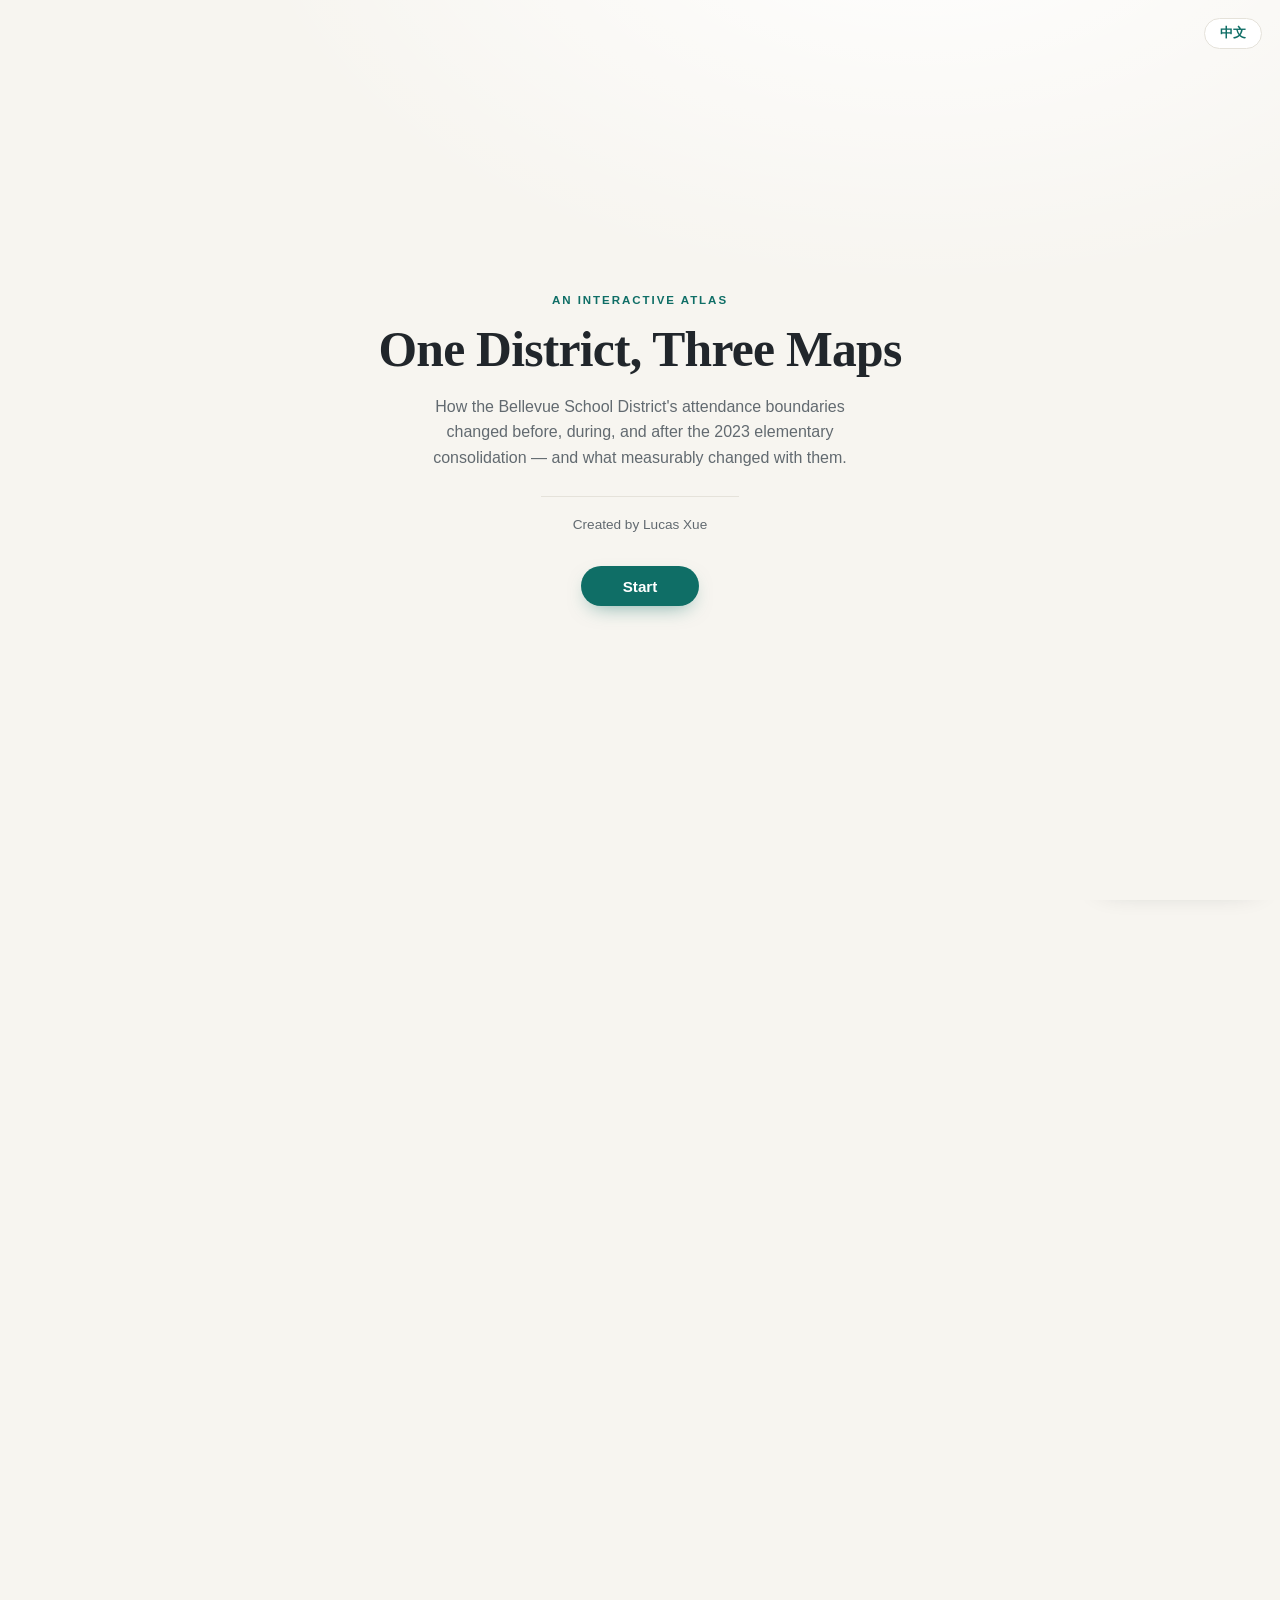
<file: analysis.html>
<!DOCTYPE html>
<html lang="en">
<head>
  <meta charset="UTF-8" />
  <meta name="viewport" content="width=device-width, initial-scale=1.0" />
  <link rel="icon" href="favicon.ico" />
  <title>Analysis — Bellevue School District Boundaries</title>
  <meta name="description" content="A guided reading of what Bellevue's 2018 and 2023 school boundary changes did — impact by impact, with every claim linked to the interactive maps." />
  <link rel="stylesheet" href="styles.css?v=153" />
</head>
<body class="an-page">

  <!-- top-left tabs launcher (same as the map pages) -->
  <div class="tabs-launcher">
    <button class="tabs-btn" id="tabs-btn" aria-expanded="false" aria-haspopup="true">More tabs <span class="tabs-caret">&#9662;</span></button>
    <button class="tabs-btn" id="panel-lang" title="Switch language">中文</button>
    <div class="tabs-menu" id="tabs-menu" hidden>
      <a class="tabs-item tabs-link" href="index.html">Map tool</a>
      <a class="tabs-item tabs-link" href="changes.html">Boundary changes</a>
      <a class="tabs-item tabs-link" href="methods.html">Methods &amp; sources</a>
      <a class="tabs-item tabs-link" href="definitions.html">Definitions &amp; references</a>
    </div>
  </div>

  <!-- left rail: section navigation -->
  <nav class="an-nav" aria-label="Sections">
    <a href="#s1" data-sec="s1">1 &middot; How to read</a>
    <a href="#s2" data-sec="s2">2 &middot; What happened</a>
    <a href="#s3" data-sec="s3">3 &middot; The impacts</a>
    <a href="#s4" data-sec="s4">4 &middot; Shape's limits</a>
    <a href="#s5" data-sec="s5">5 &middot; Who absorbed it</a>
    <a href="#s6" data-sec="s6">6 &middot; Beyond numbers</a>
    <a href="#s7" data-sec="s7">7 &middot; Sources</a>
  </nav>

  <main class="an-wrap">
    <header class="an-header">
      <p class="an-kicker">Analysis</p>
      <h1>What the 2023 rezoning did &mdash; a guided reading</h1>
      <p class="an-lede">This page walks through the evidence in order. Every claim links to the
      interactive view where you can check it yourself. Numbers describe; the judging is yours.</p>
    </header>

    <!-- §1 -->
    <section class="an-section" id="s1">
      <p class="an-secnum">Section 1</p>
      <h2>How to read this page</h2>
      <p>There are three ways to look at one boundary change, and this page uses all three:</p>
      <ul class="an-list">
        <li><b>The shape of the zones.</b> Did the lines themselves get more or less regular?
        This is the lens the public reaches for first &mdash; and the one we examine most
        carefully in <a href="#s4">Section 4</a>.</li>
        <li><b>The flows.</b> Which territory, students, and programs moved where?
        This is the <a class="tabs-link" href="changes.html">Boundary changes</a> page's job.</li>
        <li><b>The human effects.</b> What changed about travel, capacity, demographics, and
        access to programs, for the district and for each zone? This is
        <a href="#s3">Section 3</a>, using the <a class="tabs-link" href="index.html">Map tool</a>'s
        measurements.</li>
      </ul>
      <p>One promise, repeated from the front door: <b>no number on this site is a fairness
      score.</b> We measured what can be measured and describe what cannot. Whether any of it
      was fair is a judgment that belongs to the people affected &mdash; this page just makes sure
      that judgment can be an informed one.</p>
      <div class="an-btnrow">
        <a class="an-btn tabs-link" href="index.html">Open the map tool</a>
        <a class="an-btn tabs-link" href="changes.html">See the boundary changes</a>
      </div>
    </section>

    <!-- §2 -->
    <section class="an-section" id="s2">
      <p class="an-secnum">Section 2</p>
      <h2>What happened</h2>
      <p>In <b>2018</b>, the district opened Wilburton Elementary &mdash; a new school built to
      relieve elementary overcrowding &mdash; and assembled a zone for it from pieces of
      neighboring zones. Five years later the picture had reversed: elementary enrollment was
      falling, and the district projected a budget shortfall. By 2022&ndash;23, Wilburton's
      650-seat building held about 351 students; Eastgate's 529 seats held about 278.</p>
      <p>In 2023 the decision came quickly. The district has said it concluded in
      <b>October 2022</b> that enrollment would not return;<sup class="an-cite"><a href="#src-10">10</a></sup> on <b>February 9, 2023</b> the
      interim superintendent recommended closing three schools; after public hearings, Ardmore
      was spared &mdash; gaining the Arabic Heritage Language program listed in our
      Definitions &mdash; and on <b>March 16, 2023</b> the board voted, 3 yes with 2
      abstentions, to close Wilburton and Eastgate.<sup class="an-cite"><a href="#src-2">2</a>,<a href="#src-3">3</a></sup> Their territory was
      reassigned to three neighbors &mdash; Spiritridge, Enatai, and Clyde Hill &mdash; and
      programs moved with the students: Advanced Learning left Spiritridge for Woodridge, and
      Eastgate's Olympic program moved to Spiritridge. In total, about
      <b>13.6&nbsp;km&sup2;</b> of the district &mdash; home to roughly
      <b><span class="u" data-n="2,835 children (ages 5&ndash;17)" data-pct="12% of the district's school-age children"></span></b>
      &mdash; switched elementary schools.</p>
      <p class="an-note">Enrollment figures are the district's own counts; the falling-enrollment
      and budget rationale is the district's stated reason for the consolidation, reported here
      as their statement.<sup class="an-cite"><a href="#src-10">10</a>,<a href="#src-14">14</a></sup> Population estimates use the fixed 2020 census snapshot.</p>
      <div class="an-btnrow">
        <a class="an-btn tabs-link" href="changes.html">Watch the boundaries change</a>
      </div>
    </section>

    <!-- §3 -->
    <section class="an-section" id="s3">
      <p class="an-secnum">Section 3</p>
      <h2>The impacts, one by one</h2>
      <p>Each card below starts with the question a family would actually ask, then answers with
      before/after measurements. The small tag on each card says how far the numbers go:
      <span class="an-chip">measured</span> means the answer is a computation,
      <span class="an-chip an-chip-mid">partly measured</span> means numbers cover only part of
      the question, and <span class="an-chip an-chip-desc">described</span> means honest words
      are all the data allows.</p>

      <!-- Impact: travel -->
      <details class="an-impact" id="i-travel">
        <summary class="an-impact-head">
          <h3>Travel &mdash; did school get harder to reach?</h3>
          <span class="an-chip">measured</span>
        </summary>
        <p>We routed the real road network from every home to its assigned school &mdash; driving
        and walking &mdash; and averaged by where school-age children live. For most of the
        district the answer is simply <i>no change</i>: 11 of the 16 zones kept identical
        boundaries in 2023. For the reassigned areas, the answer is a real cost:</p>
        <ul class="an-list">
          <li>The old <b>Eastgate</b> area's average trip
            <span class="u" data-km="went from 2.0 to 4.9 road-km" data-min="went from about 4.6 to 10.6 driving minutes &mdash; and from 18 to 59 minutes on foot"></span>.</li>
          <li>The old <b>Wilburton</b> area's trips
            <span class="u" data-km="went from 2.2&ndash;2.6 to about 4.0&ndash;4.4 road-km" data-min="went from 5&ndash;6 to about 8 driving minutes &mdash; and from 20&ndash;25 to roughly 44 minutes on foot"></span>.</li>
        </ul>
        <p>The two units tell different stories, which is why the toggle exists: by car these
        changes look modest; on foot they are the difference between a school you can walk to
        and one you cannot. Zone-wide, <b>Spiritridge</b> &mdash; which absorbed the Eastgate
        territory &mdash; saw its average drive rise from 4.0 to 7.5 minutes. That sounds small
        until you say it in walking terms: the same average trip went from a <b>19-minute walk
        to a 41-minute walk</b> &mdash; from "kids can walk" to "somebody drives, twice a day,
        every day."</p>
        <figure class="an-fig">
          <div class="an-map-wrap">
            <img src="img/analysis-travel-c.png" alt="Map: average distance to assigned school, 2023–now"
               onerror="this.closest('figure').classList.add('missing')" />
          </div>
          <figcaption>Average distance to the assigned school under the 2023&ndash;now boundaries.</figcaption>
        </figure>
        <p class="an-note">Times are typical, traffic-free estimates; averages are weighted by
        where children live (2020 census). Judging whether the added minutes were worth the
        district's stated goals is not a math question.</p>
        <div class="an-btnrow">
          <a class="an-btn tabs-link" href="index.html?state=c&metric=travel_avg">Color the map by travel</a>
          <a class="an-btn tabs-link" href="changes.html">See the moved territory</a>
        </div>
      </details>

      <!-- Impact: capacity -->
      <details class="an-impact" id="i-capacity">
        <summary class="an-impact-head">
          <h3>Capacity &mdash; were buildings too empty or too full?</h3>
          <span class="an-chip">measured</span>
        </summary>
        <p>This is the impact the district itself cited.<sup class="an-cite"><a href="#src-14">14</a></sup> In 2022&ndash;23, Wilburton had
        <span class="u" data-n="351 of its 650 seats filled" data-pct="54% of its capacity in use"></span>
        and Eastgate <span class="u" data-n="278 of 529" data-pct="53%"></span> &mdash; while
        Spiritridge ran at <span class="u" data-n="583 students in a 529-seat building" data-pct="110% of capacity"></span>.</p>
        <p>The district's own arithmetic, from its consolidation report: as of October 2022,
        <b>8 of its 18</b> elementaries enrolled fewer than 400 students; its forecast put that
        at <b>10 of 18</b> by 2023&ndash;24 &mdash; and <b>3 of 18</b> with the closures.<sup class="an-cite"><a href="#src-14">14</a></sup>
        (Both these utilization figures and the district's counts are on a K&ndash;5 basis
        &mdash; kindergarten through grade 5, matched to the K&ndash;5 capacity. The enrollment
        headline elsewhere on this site is pre-K&ndash;5, so it reads slightly larger.)</p>
        <p>For scale: 110% means more students than the building has seats; ~54% means just over
        half the building in use. After the consolidation, the extremes narrowed: Spiritridge
        came down to <b><span class="u" data-pct="98%" data-n="563 students in 576 seats"></span></b>,
        Enatai rose from <span class="u" data-pct="63 to 77%" data-n="361 of 575 seats to 462 of 600"></span>,
        Clyde Hill from <span class="u" data-pct="63 to 87%" data-n="407 of 650 seats to 564 of 648"></span>
        &mdash; and <b>Woodridge jumped from
        <span class="u" data-pct="57% to 95%" data-n="299 students in its 529 seats to 524 in 552"></span></b>
        without its boundary moving at all, because the Advanced Learning program (and its
        students) moved in. Keep that last one in mind: it returns in <a href="#s4">Section 4</a>
        as the change no shape metric can see.</p>
        <p>The 2018 side of the story runs the other direction: Wilburton was <i>built</i>
        because elementary buildings were over capacity, and its opening relieved its neighbors.
        We tell that part in words rather than a percent-by-percent map because the pre-2018
        capacity figures are proxies (mostly 2019 facility assessments applied backward), too
        soft to chart honestly. And one reading caution for every era: most schools' utilization
        moves came from ordinary enrollment drift and building updates, not from boundary
        changes &mdash; only the five zones touched in 2023 (and Wilburton's neighbors in 2018)
        have utilization stories the rezoning actually wrote.</p>
        <figure class="an-fig an-fig2">
          <span>
            <div class="an-map-wrap">
              <img src="img/analysis-util-b.png" alt="Map: utilization, 2018–2023 boundaries"
                 onerror="this.closest('figure').classList.add('missing')" />
            </div>
            <figcaption>Utilization, 2018&ndash;2023</figcaption>
          </span>
          <span>
            <div class="an-map-wrap">
              <img src="img/analysis-util-c.png" alt="Map: utilization, 2023–now boundaries"
                 onerror="this.closest('figure').classList.add('missing')" />
            </div>
            <figcaption>Utilization, 2023&ndash;now</figcaption>
          </span>
        </figure>
        <p class="an-note">Each era uses its own enrollment counts against the best documented
        capacity for that period; a few capacity values reuse older facility assessments &mdash;
        the exact vintages are listed in Methods &amp; Sources. Whether ~100% utilization is
        "efficient" or "no room to breathe" is a judgment the number itself doesn't make.</p>
        <div class="an-btnrow">
          <a class="an-btn tabs-link" href="index.html?state=b&metric=utilization">Utilization before</a>
          <a class="an-btn tabs-link" href="index.html?state=c&metric=utilization">Utilization after</a>
        </div>
      </details>

      <!-- Impact: segregation / demographic mix -->
      <details class="an-impact" id="i-mix">
        <summary class="an-impact-head">
          <h3>Demographic mix &mdash; did the lines sort children apart?</h3>
          <span class="an-chip">measured</span>
        </summary>
        <p>First, the idea in plain words. Bellevue's families are not spread evenly across the
        city &mdash; different neighborhoods have different mixes of White, Asian, Hispanic, and
        Black residents. When attendance lines are drawn on top of that, each zone inherits a
        mix. <b>"Sorting"</b> is the question of how different the zones' mixes end up being from
        one another: if every zone looked just like the district as a whole, there would be no
        sorting at all. One design choice to know: every era here uses the same frozen 2020
        census population. Real families did move during these years, but we deliberately hold
        the population still, so that any difference you see between eras isolates what the
        <i>line-drawing alone</i> did &mdash; a fair before/after comparison needs everything
        else held constant.</p>
        <p>Each zone gets a <b>mix gap</b> &mdash; how far its mix sits from the district's
        overall mix. The scale: <b>0 means identical to the district</b>, and the most
        distinctive zone in Bellevue (Stevenson) scores about <b>0.07</b>. So when Spiritridge
        went from 0.036 to 0.010, it went from being one of the more distinctive zones in the
        district to nearly indistinguishable from the district average &mdash; on this scale,
        that is a large move.</p>
        <p>The result many readers won't expect: the 2023 consolidation <b>slightly reduced</b>
        sorting. The district-wide index eased from 0.029 to 0.027 (about a 6% drop), every
        rezoned zone moved <i>closer</i> to the district's mix (Enatai 0.024 &rarr; 0.006,
        Clyde Hill 0.012 &rarr; 0.008), and the 2018 rezoning had barely moved it either way
        (0.028 &rarr; 0.029). Merging territories tends to average out their differences;
        whatever else the closures did, they did not carve out demographically extreme zones.</p>
        <p>One more distinction worth knowing, using the standard <b>dissimilarity index</b> &mdash;
        roughly, <i>out of every 100 children, how many would have to switch schools for every
        school to mirror the district's mix</i> (0 = none, 100 = total separation). Measured on
        who <i>lives</i> where, today's zones score about <b>15 of every 100</b>. Measured on who
        actually <i>enrolls</i> where, it's about <b>19 of every 100</b> &mdash; schools sort
        more than neighborhoods do, because choice schools and special programs pull the enrolled
        mix further apart than residence alone would.</p>
        <p>You can now see that enrolled mix school by school: the District overview ranks every
        school by the race of its <i>actually enrolled</i> students (and by low-income, English
        learners, Advanced Learning, and special education). The clearest case of enrolled and
        residential parting ways is <b>Woodridge</b>: its residents never changed, but when the
        Advanced Learning center moved in for 2023, its enrolled student body shifted with the
        district-wide students the program brought &mdash; a real change to who sits in the
        building that no zone-boundary measure can see. Because this is school data, not
        neighborhood data, it lives as a ranking, never as a color on the zone map.</p>
        <figure class="an-fig">
          <div class="an-map-wrap">
            <img src="img/analysis-mixgap-c.png" alt="Map: mix gap by zone, 2023–now"
               onerror="this.closest('figure').classList.add('missing')" />
          </div>
          <figcaption>Mix gap under the 2023&ndash;now boundaries (0 = same mix as the district).</figcaption>
        </figure>
        <p class="an-note">Indices depend on which groups are counted (we use six: White, Asian,
        Hispanic, Black, two-or-more, other) and describe <i>sorting</i>, not intent and not
        income. Low sorting is not automatically "good," nor high sorting "bad" &mdash; the
        numbers only say how alike the zones are.</p>
        <div class="an-btnrow">
          <a class="an-btn tabs-link" href="index.html?state=c&metric=mix_gap">Color the map by mix gap</a>
          <a class="an-btn tabs-link" href="index.html?state=c&metric=asian">Race % by zone</a>
        </div>
      </details>

      <!-- Impact: program access -->
      <details class="an-impact" id="i-programs">
        <summary class="an-impact-head">
          <h3>Program access &mdash; can families still reach optional programs?</h3>
          <span class="an-chip an-chip-mid">partly measured</span>
        </summary>
        <p>Some programs live at specific schools, so when schools close or programs move, the
        distance to the <i>nearest host</i> changes even for families whose own school didn't.
        In 2023: Advanced Learning moved from Spiritridge to Woodridge, Eastgate's Olympic
        program moved to Spiritridge, and Jing Mei (Mandarin immersion) moved into the former
        Wilburton building. A Japanese immersion strand at Bennett was added after 2023.</p>
        <p>District-wide, the average distance to the nearest host barely moved &mdash; Advanced
        Learning <span class="u" data-km="3.8 &rarr; 4.1 km" data-min="about one driving minute farther"></span>,
        and similarly small shifts for immersion and site-based special education. But the
        average hides the local swings, which ran in opposite directions:</p>
        <ul class="an-list">
          <li><b>Woodridge</b> residents' distance to Advanced Learning
            <span class="u" data-km="fell from 5.1 to 1.5 km" data-min="fell by roughly seven driving minutes"></span> &mdash; the program came to them.</li>
          <li><b>Spiritridge</b> residents' distance to it
            <span class="u" data-km="rose from 1.8 to 3.6 km" data-min="roughly doubled in driving time"></span> &mdash; the program left them.</li>
          <li>The old <b>Eastgate</b> territory's distance to site-based special education
            <span class="u" data-km="rose from 2.0 to 4.6 km" data-min="rose from about 4.6 to 10.3 driving minutes"></span> &mdash; the Olympic program had been at Eastgate itself.</li>
        </ul>
        <figure class="an-fig an-fig2">
          <span>
            <div class="an-map-wrap">
              <img src="img/analysis-al-b.png" alt="Map: distance to Advanced Learning, 2018–2023"
                 onerror="this.closest('figure').classList.add('missing')" />
            </div>
            <figcaption>Distance to Advanced Learning, 2018&ndash;2023</figcaption>
          </span>
          <span>
            <div class="an-map-wrap">
              <img src="img/analysis-al-c.png" alt="Map: distance to Advanced Learning, 2023–now"
                 onerror="this.closest('figure').classList.add('missing')" />
            </div>
            <figcaption>Distance to Advanced Learning, 2023&ndash;now</figcaption>
          </span>
        </figure>
        <p class="an-note">Why only "partly measured": distance answers <i>can you get there</i>,
        not <i>can you get in</i> &mdash; eligibility, admission to competitive programs, and
        available seats are not on any map. Pre-2018 program locations are too thinly documented
        to compare, so this card covers the 2023 change only.</p>
        <div class="an-btnrow">
          <a class="an-btn tabs-link" href="index.html?state=c&metric=al_avg">Distance to Advanced Learning</a>
          <a class="an-btn tabs-link" href="changes.html">See the program moves</a>
        </div>
      </details>

      <!-- Impact: special education -->
      <details class="an-impact" id="i-sped">
        <summary class="an-impact-head">
          <h3>Special education &mdash; how far are the site-based services?</h3>
          <span class="an-chip an-chip-mid">partly measured</span>
        </summary>
        <p>This gets its own card, separate from optional programs, because special-education
        services are a <b>legal right</b>, not a choice. Every school serves students with
        IEPs day to day; what lives at specific sites are the district's three named intensive
        programs &mdash; <b>Olympic</b> (autism spectrum), <b>Pacific</b> (developmental and
        intellectual disabilities), and <b>Cascade</b> (social/emotional/behavioral). When a
        host site closes, the map of those programs changes.</p>
        <p>District-wide, the average distance to the nearest site barely moved:
        <span class="u" data-km="3.8 &rarr; 3.9 km" data-min="well under one driving minute of change"></span>.
        The local picture is where it matters. The old <b>Eastgate</b> territory had the Olympic
        program in its own school; after the closure its distance to site-based special ed
        <span class="u" data-km="rose from 2.0 to 4.6 km" data-min="rose from about a 4.6- to a 10.3-minute drive"></span>.
        <b>Somerset</b> also lost Eastgate as its nearest site
        (<span class="u" data-km="3.1 &rarr; 4.4 km" data-min="about two driving minutes farther"></span>),
        while <b>Spiritridge</b> &mdash; Olympic's new home &mdash; came slightly closer for its
        residents.</p>
        <figure class="an-fig">
          <div class="an-map-wrap">
            <img src="img/analysis-sped-c.png" alt="Map: distance to site-based special education, 2023–now"
               onerror="this.closest('figure').classList.add('missing')" />
          </div>
          <figcaption>Distance to the nearest site-based special-education program, 2023&ndash;now.</figcaption>
        </figure>
        <p class="an-note">Why "partly measured": students are placed in these programs through
        the IEP process &mdash; the district assigns the site, and it is not always the nearest
        one. Distance describes the geography of the program map, not any family's actual
        assignment. Inclusion support and integrated preschool exist at many schools and are
        listed per school in the map tool.</p>
        <div class="an-btnrow">
          <a class="an-btn tabs-link" href="index.html?state=c&metric=sped_avg">Distance to site-based special ed</a>
          <a class="an-btn tabs-link" href="changes.html">See the Olympic move</a>
        </div>
      </details>

      <!-- Impact: neighborhood continuity -->
      <details class="an-impact" id="i-continuity">
        <summary class="an-impact-head">
          <h3>Neighborhood continuity &mdash; did the lines keep communities together?</h3>
          <span class="an-chip an-chip-mid">partly measured</span>
        </summary>
        <p>A neighborhood counts as <b>"split"</b> when its children are zoned to different
        elementary schools &mdash; classmates on one street, different schools on the next.
        First, the yardstick, because it surprises people: <b>splits are the norm here</b>.
        Of Bellevue's 16 official city neighborhoods with school-age children, <b>13 are split
        across two or more elementary zones today</b>. School lines and neighborhood lines were
        never the same map.</p>
        <p>Against that baseline, the 2023 consolidation changed remarkably little &mdash; but
        what it changed is pointed. Exactly two neighborhoods' split counts moved: the
        <b>Wilburton neighborhood went from whole to split</b> (its children had all attended
        one school; they now divide between Clyde Hill and Enatai), and <b>Eastgate became
        less split</b> (from four schools to three). The neighborhood that lost its school also
        lost its single shared school community &mdash; that is the human reading of "1 &rarr; 2."</p>
        <figure class="an-fig">
          <div class="an-map-wrap">
            <img src="img/analysis-nbh-c.png" alt="Map: neighborhoods colored by how many schools they split across"
               onerror="this.closest('figure').classList.add('missing')" />
          </div>
          <figcaption>Neighborhoods colored by how many elementary zones their children divide across (2023&ndash;now).</figcaption>
        </figure>
        <p class="an-note">Counts cover the City of Bellevue's official neighborhoods only (the
        district also serves Clyde Hill, Medina, and other towns that have no Bellevue
        neighborhood), and a split count is not a measure of community feeling &mdash; it counts
        assignments, not friendships. Where a neighborhood extends <i>outside</i> the school
        district entirely, that portion does <b>not</b> count as an extra school in its split
        count: those children were never Bellevue's to assign, so counting them would blame the
        district's lines for a boundary the district doesn't control. The outside share is
        listed separately in each neighborhood's popup on the map tool. One preview of
        <a href="#s4">Section 4</a>: a boundary that <i>follows</i> a neighborhood edge keeps
        the community whole but often makes the zone's shape score worse &mdash; the shape
        metric punishes the community-friendly line.</p>
        <div class="an-btnrow">
          <a class="an-btn tabs-link" href="index.html?state=c&nbh=1">See the neighborhood splits</a>
        </div>
      </details>

      <!-- Impact: housing -->
      <details class="an-impact" id="i-housing">
        <summary class="an-impact-head">
          <h3>Housing &mdash; who can afford to live in each zone?</h3>
          <span class="an-chip an-chip-mid">partly measured</span>
        </summary>
        <p>School zones are also price tags: to enroll at a school by right, you live inside its
        line, so each zone's housing costs decide who can join it. The scale in Bellevue is its
        own yardstick: zone median home values run from about <b>$0.8M</b> (Ardmore) to
        <b>$1.8M</b> (Medina) &mdash; all but two zones sit above a million dollars &mdash; with
        zone median household incomes from about $124,000 (Stevenson) to $201,000 (Cherry
        Crest).</p>
        <p>Because all eras use the same frozen household data, redrawing lines changes a zone's
        housing profile only by <i>regrouping</i> homes &mdash; and 2023 did visibly regroup
        them. <b>Clyde Hill's zone</b>, which absorbed part of the Wilburton area with its
        apartments and denser housing, saw its median income figure move from about $198,000 to
        $186,000 and its median home value from $1.66M to $1.48M &mdash; the zone now spans a
        much wider range of housing than before. <b>Spiritridge's</b> median income figure rose
        from about $170,000 to $182,000. Untouched zones didn't move a dollar &mdash; same
        households, same lines.</p>
        <figure class="an-fig">
          <div class="an-map-wrap">
            <img src="img/analysis-income-c.png" alt="Map: median household income by zone, 2023–now"
               onerror="this.closest('figure').classList.add('missing')" />
          </div>
          <figcaption>Median household income by zone, 2023&ndash;now boundaries.</figcaption>
        </figure>
        <p class="an-note">Dollar figures are American Community Survey 2019&ndash;2023 estimates
        (the census's household survey), apportioned to zones by where people lived &mdash; they
        say who lived where, not what the rezoning did to prices. Whether school assignments
        move home prices ("capitalization") is a real research question we deliberately do not
        claim here; the map tool's price-history charts are context, not attribution.</p>
        <div class="an-btnrow">
          <a class="an-btn tabs-link" href="index.html?state=c&metric=income">Income by zone</a>
          <a class="an-btn tabs-link" href="index.html?state=c&metric=home_value">Home values by zone</a>
        </div>
      </details>

      <!-- Impact: language -->
      <details class="an-impact" id="i-language">
        <summary class="an-impact-head">
          <h3>Language &mdash; where do multilingual families live?</h3>
          <span class="an-chip an-chip-mid">partly measured</span>
        </summary>
        <p>The census calls a household <b>"limited-English"</b> when no one 14 or older speaks
        English very well &mdash; the households for whom school letters, meetings, and
        deadlines are hardest to navigate. District-wide, about <b>9%</b> of households qualify,
        but they are not spread evenly: today's zones range from <b>2.5%</b> of households
        (Medina) to <b>13.1%</b> (Somerset) &mdash; a five-fold difference between zones in the
        same district.</p>
        <p>The stakes get concrete at the extremes. Ardmore &mdash; the school spared in the
        2023 revision &mdash; counts <b>45 languages</b> among its families,<sup class="an-cite"><a href="#src-3">3</a></sup> and roughly
        <b>38&ndash;40% of its students are English learners</b>,<sup class="an-cite"><a href="#src-2">2</a>,<a href="#src-5">5</a></sup> part of the low-income and
        multilingual profile that qualifies it for federal Title I support.</p>
        <p>Measured as <i>shares</i>, the 2023 lines barely moved this map: Clyde Hill went
        11.7% &rarr; 11.3%, Enatai 8.5% &rarr; 9.1%, Spiritridge 5.5% &rarr; 5.2%. Measured as
        <i>counts</i> &mdash; flip the toggle &mdash; the change is real: the closed Wilburton
        zone held one of the district's largest multilingual populations, roughly
        <b>970 limited-English households</b>, and responsibility for them moved to Clyde Hill
        and Enatai, whose zones now carry the district's two largest limited-English counts
        (about 1,020 and 940 households). The percentages stayed flat only because the receiving
        zones were already large and already multilingual.</p>
        <figure class="an-fig">
          <div class="an-map-wrap">
            <img src="img/analysis-limited-c.png" alt="Map: limited-English households by zone, 2023–now"
               onerror="this.closest('figure').classList.add('missing')" />
          </div>
          <figcaption>Limited-English households by zone, 2023&ndash;now boundaries.</figcaption>
        </figure>
        <p class="an-note">Why "partly measured": <i>where</i> multilingual families live is
        measurable; whether they could effectively <i>follow and respond to</i> the consolidation
        process (translated materials, meeting formats, timelines) is a process question &mdash;
        it belongs to <a href="#s6">Section 6</a>. Dual-language programs are covered in the
        program-access card above.</p>
        <div class="an-btnrow">
          <a class="an-btn tabs-link" href="index.html?state=c&metric=limited">Limited-English households by zone</a>
        </div>
      </details>

      <!-- Impact: middle/high ripple -->
      <details class="an-impact" id="i-ripple">
        <summary class="an-impact-head">
          <h3>Middle &amp; high schools &mdash; the ripple nobody rezoned</h3>
          <span class="an-chip an-chip-mid">partly measured</span>
        </summary>
        <p>Here is a finding that looks like nothing: <b>middle and high school boundaries did
        not change at all</b> &mdash; not in 2018, not in 2023. Only elementary lines moved.
        You can verify the "nothing" yourself on the map tool.</p>
        <p>But unchanged lines do not mean unchanged schools, because of <b>feeder patterns</b> &mdash;
        which elementary cohorts arrive together at each middle school. A middle school's
        entering class is built from the elementary communities below it, and 2023 rebuilt some
        of those communities: children from the old Eastgate zone now arrive having spent
        elementary years at Spiritridge instead of Eastgate. Same building, same boundary, a
        differently-woven entering class.</p>
        <p>The structural tension was there before 2023 and remains: elementary zones do not
        nest neatly inside middle zones. <b>Phantom Lake's</b> children split roughly 54/46
        between two middle schools, and <b>Stevenson's</b> split at <i>both</i> the middle and
        high level &mdash; families there face a built-in choice between keeping the elementary
        community together and attending the nearest school. The 2023 change didn't create that
        tension, but every rezoning reshuffles who experiences it.</p>
        <figure class="an-fig">
          <img src="img/analysis-middle.png" alt="Map: middle school attendance zones (unchanged across eras)"
               onerror="this.closest('figure').classList.add('missing')" />
          <figcaption>Middle-school zones &mdash; the same lines in every era.</figcaption>
        </figure>
        <p class="an-note">"Partly measured": the boundary stability and the feeder splits are
        computed; how a re-woven cohort <i>feels</i> to the students in it is not a number.</p>
        <div class="an-btnrow">
          <a class="an-btn tabs-link" href="index.html?level=middle">Middle-school zones</a>
          <a class="an-btn tabs-link" href="index.html?level=high">High-school zones</a>
        </div>
      </details>

      <!-- Impact: stability -->
      <details class="an-impact" id="i-stability">
        <summary class="an-impact-head">
          <h3>Stability &mdash; how often do the same streets get rezoned?</h3>
          <span class="an-chip an-chip-mid">partly measured</span>
        </summary>
        <p>A boundary map can look reasonable in any single year and still be hard to live
        under, if it keeps changing. The yardstick here is a child's own timeline: elementary
        school lasts six years, so <b>two rezonings five years apart can both land on the same
        student</b>.</p>
        <p>That is exactly what happened in the center of this story. The <b>Wilburton area</b>
        was rezoned in 2018 (carved out of Woodridge, Enatai, and Clyde Hill for the brand-new
        school) and rezoned again in 2023 (handed to Clyde Hill and Enatai when that school
        closed). A child who started kindergarten at Wilburton when it opened attended a school
        that no longer existed by the time they left fifth grade.<sup class="an-cite"><a href="#src-2">2</a></sup> <b>Enatai and Clyde Hill ran
        the loop in reverse</b>: they gave territory to Wilburton in 2018 and received it &mdash;
        plus more &mdash; back in 2023.</p>
        <p>The count across our three eras: most of the district was rezoned <b>zero</b> times
        &mdash; the majority of zones are identical in all three maps. A handful of areas moved
        <b>once</b>. And one area &mdash; about <b>8.5&nbsp;km&sup2;</b>, home to roughly
        <b>1,200 children</b> &mdash; was rezoned <b>twice</b>. Instability was not spread
        around; it was concentrated on the same streets, both times. The worry reached the
        board's own table: one of the two members who abstained from the 2023 vote, Jane Aras,
        pointed at Bellevue's continuing construction and asked, "How do I face the same kids
        and say 'sorry, kids, we're going to move you again'?"<sup class="an-cite"><a href="#src-2">2</a>,<a href="#src-3">3</a></sup></p>
        <figure class="an-fig">
          <div class="an-map-wrap">
            <img src="img/analysis-changes-2018.png" alt="Boundary changes page showing the 2018 rezoning"
                 onerror="this.closest('figure').classList.add('missing')" />
          </div>
          <figcaption>The 2018 rezoning that assembled Wilburton's zone &mdash; undone five years later.</figcaption>
        </figure>
        <p class="an-note">Why "partly measured": <i>how often</i> each area was rezoned is a
        count (zero, once, or twice, above); what repeated rezoning does to a child's friendships
        and a family's plans is not a number. The 2018 boundaries come from a different (federal)
        source, so the 2018 pieces are close estimates; the 2023 pieces are exact. And whether
        the 2018&ndash;2023 whiplash was avoidable planning error or a reasonable response to
        enrollment that genuinely reversed is a judgment we leave open &mdash; the enrollment
        numbers are in the capacity card.</p>
        <div class="an-btnrow">
          <a class="an-btn tabs-link" href="changes.html">Both rezonings, on the map</a>
        </div>
      </details>

      <!-- Impact: participation -->
      <details class="an-impact" id="i-participation">
        <summary class="an-impact-head">
          <h3>Participation &mdash; who was heard before the decision?</h3>
          <span class="an-chip an-chip-desc">described</span>
        </summary>
        <p>Every impact above asks what the decision did. This one asks how the decision was
        made &mdash; and it is the impact our numbers can say the least about, which is itself
        worth being honest about. On paper, every family was offered the same process: one set
        of public meetings and comment channels, open district-wide, identical for everyone.
        The real question is whether that sameness <i>worked</i> the same for everyone &mdash;
        whether a family working two jobs, or
        navigating the process in a second language, had the same practical chance to be heard
        as a family with time, English, and experience with school politics.</p>
        <p>The record in brief: about <b>eight weeks</b> passed between the seven-school candidate
        list (mid-January 2023) and the board's <b>3&ndash;2-abstention vote</b> (March 16).<sup class="an-cite"><a href="#src-2">2</a>,<a href="#src-3">3</a></sup>
        Formal channels existed at every step &mdash; school open houses, board hearings, a
        final comment night, review committees. The contested part is access: every key meeting
        ran at <b>4:30 p.m. on a weekday</b> at one central building &mdash; a spot our routing
        places near the district's drive-time center (every corner of the district is within
        ~18 minutes by car), so the barrier was the hour, not the distance;<sup class="an-cite"><a href="#src-11">11</a></sup> the PTAs' joint letter
        said the proposal wasn't translated for multilingual families;<sup class="an-cite"><a href="#src-9">9</a></sup> parents in the boardroom
        learned the recommendation from a TV press release;<sup class="an-cite"><a href="#src-3">3</a></sup> and in the final week,
        Eastgate's Chinese-immigrant families printed thousands of English-and-Chinese flyers
        and canvassed door-to-door &mdash; they said district communication had not reached
        them; the district said the school had sent regular updates through several channels;
        either way, the fix the families had to build themselves was a bilingual
        one.<sup class="an-cite"><a href="#src-3">3</a></sup></p>
        <p>Input did move parts of the plan: Ardmore came off the list &mdash; the interim
        superintendent credited "the request of parents to give them a chance"<sup class="an-cite"><a href="#src-12">12</a></sup> &mdash; and
        review committees of community members and affected-school parents and staff were
        formed in the weeks after the PTAs' letter had asked why no citizen committee
        existed<sup class="an-cite"><a href="#src-9">9</a>,<a href="#src-11">11</a></sup> (the district called them engagement opportunities "established since the
        recommendation," without saying whether the letter prompted them). The structural
        decisions and the timeline never moved. For scale: when the district drew this same
        school's zone in 2016, engagement ran roughly a year before the map was approved, and
        the change took effect two years after that; this process ran eight weeks from
        candidate list to vote, effective that fall. The <b>full process record</b> &mdash; dates, channels, access
        facts, what changed, and how the district's 2016 and late-2023 processes compare &mdash;
        is in the District overview:</p>
        <p class="an-note">Researchers grade processes like this with frameworks such as
        Arnstein's ladder of citizen participation and Tyler's procedural justice &mdash; both
        inherently evaluative, so this site names them without applying them (see
        <a class="tabs-link" href="methods.html#m5">Methods</a>). The facts above are what such
        an evaluation would weigh.</p>
        <div class="an-btnrow">
          <a class="an-btn tabs-link" href="index.html?overview=1">Read the full process record</a>
        </div>
        <p class="an-note">There is deliberately no map layer for this impact: process happens
        district-wide, not zone by zone. Sources for the reported concerns are listed in
        <a href="#s7">Section 7</a>.</p>
      </details>

      <p class="an-note" style="margin-top:1rem">That's all eleven cards &mdash; ten impacts,
      plus the middle/high ripple that rides along with every elementary rezoning.</p>
    </section>
    <section class="an-section" id="s4">
      <p class="an-secnum">Section 4</p>
      <h2>What shape can &mdash; and cannot &mdash; see</h2>
      <p>When a redistricting fight makes the news, one argument always shows up first:
      <i>look how weird the map is</i>. The instinct behind it &mdash; strange shape means
      someone engineered it &mdash; is the most trusted tool the public has for judging
      boundaries. This project began with that tool, so this section takes it seriously
      instead of dismissing it: what can a shape score actually tell you about what happened
      to families in 2023?</p>

      <h3 class="an-h3">First, the honest limit: the formula is blind</h3>
      <p>Our main shape score, <b>Polsby&ndash;Popper</b>, compares a zone's area to its
      perimeter: a perfect circle scores 1, and the stringier the outline, the closer to 0.
      Bellevue's elementary zones run from about 0.25 to 0.65. Notice what goes into that
      formula: area and perimeter. <b>No person, price, program, or travel time appears
      anywhere in it.</b> By construction, a shape score cannot measure a single one of the
      eleven impacts in Section 3 &mdash; not because it's a bad formula, but because it's
      answering a different question than people think it is.</p>

      <h3 class="an-h3">Second, the honest credit: shape still correlates</h3>
      <p>And yet the public instinct isn't stupid. A stretched-out zone tends to put some
      families far from the school building; worse shape and longer trips often arrive
      together, because both come from the same geography. Shape can work like a
      <b>smoke alarm</b>: it can't see fire, but it often goes off when there is one.
      The catch is that a smoke alarm can also stay silent during a fire, or go off over
      burnt toast. The 2023 consolidation produced a clean example of all three:</p>

      <div class="an-exhibit">
        <p><b>&#9312; The alarm works &mdash; Spiritridge.</b> Absorbing the Eastgate territory
        stretched the zone badly: its shape score fell from 0.581 to 0.314, the biggest drop
        in the district. And this time the weird shape really did come with a human cost:
        the zone's average drive rose from 4.0 to 7.5 minutes &mdash; a 19-minute walk
        becoming a 41-minute walk. Shape flagged it, and the flag was right.</p>
        <div class="an-mini" id="mini-1"></div>
      </div>
      <div class="an-exhibit">
        <p><b>&#9313; The alarm stays silent &mdash; Woodridge.</b> Woodridge's score is
        <b>identical</b> before and after: 0.340 to 0.340. Not one meter of its boundary
        moved. Every shape metric ever invented says nothing happened here. Meanwhile its
        building went from 56% to 100% full and its distance to Advanced Learning collapsed
        from 5.1&nbsp;km to 1.5&nbsp;km, because the program moved in. A zone was transformed,
        and shape couldn't see it &mdash; the same blindness that hides the middle- and
        high-school ripple, where no line moved but the entering classes changed.</p>
        <div class="an-mini" id="mini-2"></div>
      </div>
      <div class="an-exhibit">
        <p><b>&#9314; The alarm cries wolf &mdash; the shoreline.</b> Medina scores 0.361, Clyde Hill
        0.299, Newport Heights 0.277 &mdash; among the "worst" shapes in the district, in part
        because their zones trace Lake Washington's coves and points. A boundary that follows
        a lake, a highway, or a neighborhood edge looks exactly like a boundary someone
        gerrymandered &mdash; and following a neighborhood edge is the <i>community-preserving</i>
        choice that the continuity card praises. Here the score punishes the innocent
        explanation.</p>
        <div class="an-mini" id="mini-3"></div>
        <p class="an-mini-note">Today's shape scores, worst to best. Dark teal = zones tracing
        Lake Washington; light teal = zones touching Lake Sammamish. Bennett, the lowest scorer
        of all, borders Lake Sammamish &mdash; the other lake drags scores down too. And
        Spiritridge cuts the other way: only a sliver of its boundary is shoreline, and its low
        score comes mostly from the 2023 stretch (exhibit &#9312;), not the water. Water
        explains a lot here &mdash; but never all of it, in either direction.</p>
      </div>
      <p>The quiet fourth case is most of the district: eleven zones where nothing moved and
      the alarm correctly stayed silent.</p>

      <h3 class="an-h3">All of it in one picture</h3>
      <p>Each dot below is one of today's 14 zones. Left-right: how much its <b>shape score</b>
      changed in 2023 (left = shape got "worse"). Up-down: how much a <b>human measure</b>
      changed. Switch the human measure and watch the story change:</p>
      <div class="an-scatter-card">
        <div class="pin-mode an-ymode-row">
          <button class="pin-mode-btn an-ymode on" data-y="drive">travel to school</button>
          <button class="pin-mode-btn an-ymode" data-y="al">distance to Advanced Learning</button>
        </div>
        <div id="an-scatter"></div>
        <p class="an-scatter-read" id="an-scatter-read"></p>
      </div>
      <p class="an-note">14 zones; the two closed zones have no "after" and can't be plotted.
      Teal dots = the three zones whose boundaries changed in 2023; grey = unchanged. Axis
      units follow the distance/time toggle. Descriptive only &mdash; the chart shows
      co-movement, not cause, and 14 zones is far too few for statistics; it is a picture,
      not a proof.</p>

      <p><b>The takeaway in one sentence: shape tells you where to look, never what to
      conclude</b> &mdash; and the zones whose shape never changed are exactly the ones the
      public conversation skips, though some of them changed most.</p>
      <div class="an-btnrow">
        <a class="an-btn tabs-link" href="index.html?state=c&metric=polsby_popper">Shape scores on the map</a>
        <a class="an-btn tabs-link" href="index.html?graph=1">Build your own comparisons (Graph mode)</a>
        <a class="an-btn tabs-link" href="changes.html">The event itself</a>
      </div>
    </section>
    <section class="an-section" id="s5">
      <p class="an-secnum">Section 5</p>
      <h2>Who absorbed the change</h2>
      <p>Every fairness argument about a boundary change is, underneath, a <b>distribution</b>
      argument: not "did costs exist?" but "who paid them?" This section lays that distribution
      out &mdash; and to keep ourselves honest, it follows a rule set before we looked at any
      results: <b>every piece of moved territory gets the same fixed set of numbers</b>, chosen
      in advance. No highlighting the dramatic ones, no skipping the boring ones.</p>
      <div class="an-tablewrap">
        <table class="an-table">
          <thead>
            <tr><th>Reassigned territory</th><th>children (5&ndash;17)</th><th>White</th><th>Asian</th><th>Hispanic</th><th>Black</th><th>added drive</th><th>added walk</th></tr>
          </thead>
          <tbody>
            <tr><td>Eastgate &rarr; Spiritridge</td><td>&asymp; 1,629</td><td>43.5%</td><td>42.4%</td><td>5.4%</td><td>2.0%</td><td>+6.0 min</td><td>+42 min</td></tr>
            <tr><td>Wilburton &rarr; Enatai</td><td>&asymp; 820</td><td>44.6%</td><td>41.5%</td><td>5.6%</td><td>2.7%</td><td>+3.0 min</td><td>+25 min</td></tr>
            <tr><td>Wilburton &rarr; Clyde Hill</td><td>&asymp; 386</td><td>42.2%</td><td>44.2%</td><td>6.0%</td><td>2.3%</td><td>+1.6 min</td><td>+19 min</td></tr>
            <tr class="an-table-sum"><td>All moved territory</td><td>&asymp; 2,835</td><td>43.7%</td><td>42.4%</td><td>5.6%</td><td>2.4%</td><td>&mdash;</td><td>&mdash;</td></tr>
            <tr class="an-table-ref"><td>District as a whole</td><td>23,315</td><td>43.9%</td><td>40.2%</td><td>7.3%</td><td>2.6%</td><td>&mdash;</td><td>&mdash;</td></tr>
          </tbody>
        </table>
      </div>
      <p>Read racially, the table is almost uneventful: the moved territories look like the
      district, every group within about two percentage points of the district's share. The
      2023 change did not fall on one racial community. What <i>did</i> concentrate is
      <b>time</b>: roughly 1,600 children's homes in the old Eastgate area absorbed most of it
      &mdash; forty-plus added walking minutes, each way, indefinitely.</p>
      <p>The <b>income</b> dimension is where the public argument actually lives. The money
      facts for the three zones at the center of it:</p>
      <div class="an-tablewrap">
        <table class="an-table">
          <thead>
            <tr><th>Zone</th><th>median income<br/>before &rarr; after</th><th>median home value<br/>before &rarr; after</th><th>median rent<br/>before &rarr; after</th></tr>
          </thead>
          <tbody>
            <tr><td>Wilburton (closed)</td><td>$173k &rarr; &mdash;</td><td>$1.26M &rarr; &mdash;</td><td>$2,784 &rarr; &mdash;</td></tr>
            <tr><td>Clyde Hill</td><td>$198k &rarr; $186k</td><td>$1.66M &rarr; $1.48M</td><td>$2,985 &rarr; $2,916</td></tr>
            <tr><td>Enatai</td><td>$177k &rarr; $177k</td><td>$1.47M &rarr; $1.43M</td><td>$2,718 &rarr; $2,761</td></tr>
          </tbody>
        </table>
      </div>
      <p class="an-note">Same underlying household data throughout (ACS 2019&ndash;2023
      estimates) &mdash; "after" values change only because the zone now contains different
      homes. The Wilburton zone stops existing, so it has no "after."</p>
      <p>Here are the facts on both sides, side by side. Fueling the concern that parents
      raised in news coverage<sup class="an-cite"><a href="#src-1">1</a>,<a href="#src-9">9</a></sup> &mdash; that the plan "favored wealthier communities" &mdash;
      is the top of the table: the Wilburton area, with some of the district's densest housing
      and one of its largest concentrations of limited-English households (the language card),
      was closed and folded into the two zones below it, which ranked among
      the district's most expensive by income and home value. And the concern predates the
      final map: the seven PTAs' January letter attached the families' own data tables arguing
      that the candidate schools ranked near the top of the district in low-income, Black and
      Hispanic, and English-learner shares while the Advanced-Learning host schools were not
      under review<sup class="an-cite"><a href="#src-9">9</a></sup> &mdash; the letter's point being that whichever schools were chosen
      from that list, the burden would land on communities like these. Cutting the other way is what
      the arrows show: the receiving zones' medians <i>dropped or held</i> when the merge
      happened, the merged zones became demographically <i>more</i> mixed, not less (the
      mix-gap card), and the heaviest travel burden landed on the Eastgate side, whose profile
      matches the district almost exactly. Both columns of facts are true at once. We report
      the concern as the community's stated concern, and the numbers as numbers.</p>
      <p>One background pressure belongs in this picture without being attributable to it:
      housing costs. Families in the denser, more affordable pockets of the district were
      already under market pressure before any line moved, and nothing in our data can
      separate "moved because of the rezoning" from "moved because of rent." We state it as
      context, not as an effect.</p>
      <p><b>Whether this distribution was acceptable is not a math question.</b> The rezoning's
      costs were real, they were not spread evenly, and the community that absorbed the most
      of one cost (time) was not the community the loudest concern was about (income). That
      tension is exactly the kind of thing the affected public &mdash; not this website &mdash;
      gets to weigh.</p>
      <div class="an-btnrow">
        <a class="an-btn tabs-link" href="changes.html">The moved territory, on the map</a>
        <a class="an-btn tabs-link" href="index.html?state=c&metric=income">Income by zone</a>
        <a class="an-btn tabs-link" href="index.html?state=c&metric=asian">Race shares by zone</a>
      </div>
    </section>
    <section class="an-section" id="s6">
      <p class="an-secnum">Section 6</p>
      <h2>What the numbers can't say</h2>
      <p>This site measures a lot: routes, seats, shapes, shares. Ending there would quietly
      imply that what got measured is what mattered &mdash; and that implication would be the
      least honest thing on the site. So this section names what our numbers cannot reach,
      plainly, before handing the judgment over.</p>
      <p><b>The process itself.</b> This is the impact where words did the work numbers
      can't. The record &mdash; laid out in the <a href="#i-participation">participation
      card</a> and, in full, in the map tool's District overview &mdash; shows every family
      was offered the same channels, and shows the barriers that fell unevenly: a 4:30 p.m.
      weekday schedule that school staff publicly said excluded working parents,<sup class="an-cite"><a href="#src-3">3</a></sup> a proposal
      the PTAs said was never translated,<sup class="an-cite"><a href="#src-9">9</a></sup> review committees that arrived only after the
      plan was drafted,<sup class="an-cite"><a href="#src-11">11</a></sup> and families who built their own bilingual outreach in the final
      week.<sup class="an-cite"><a href="#src-3">3</a></sup> What no record can measure is the counterfactual: how many voices never
      reached the room, and whether hearing them would have changed the outcome &mdash; the
      documented cases show input moving the margins (Ardmore came off the list) and never
      the structure. The facts are documented; the weighing is the reader's.</p>
      <p><b>Things that were never on a map.</b> Even with perfect data, a boundary analysis
      cannot see:</p>
      <ul class="an-list">
        <li><b>What a route feels like.</b> Our minutes count travel; they don't know which
        crossings a seven-year-old shouldn't make alone, or which stretch has no sidewalk.</li>
        <li><b>What a school means.</b> A closure doesn't just reassign students; it dissolves
        a PTA, teacher relationships, morning rituals &mdash; the stability card counts
        rezonings, not what a rezoning takes.</li>
        <li><b>Whether the money worked.</b> The district projected savings; auditing whether
        the consolidation delivered them, and what the savings bought, is a budget question
        outside our data.</li>
        <li><b>Trust.</b> How a decision was experienced shapes how its outcomes are received.
        No layer measures that, and pretending otherwise is how "data-driven" becomes a way of
        not listening.</li>
      </ul>
      <p>One caution about the words "not measurable": they do not mean <i>less important</i>,
      and they certainly do not mean <i>deniable</i>. Some of the most consequential parts of
      this story live in this section precisely because no one can put a number on them. The
      measured impacts set the table; they do not finish the meal.</p>
      <p><b>So here is the hand-off.</b> This site was built on one premise: the people
      affected by a decision deserve to judge it with the facts in hand. You now have every
      fact we could compute, every caveat we owed you, and the tools to check both. The
      judgment is yours.</p>
      <div class="an-btnrow">
        <a class="an-btn tabs-link" href="index.html">Explore the map tool</a>
        <a class="an-btn tabs-link" href="changes.html">Revisit the changes</a>
        <a class="an-btn tabs-link" href="index.html?graph=1">Build your own charts</a>
      </div>
    </section>
    <section class="an-section" id="s7">
      <p class="an-secnum">Section 7</p>
      <h2>Sources for this page</h2>
      <p>Reported facts and quotes on this page trace to the coverage and district records
      below. Where the district's original web pages have since been taken down, links go to
      archived copies. The datasets behind the measured impacts (census, ACS, NCES, district
      reports, routing) are catalogued separately in Methods &amp; Sources.</p>
      <h3 class="an-h3">News coverage, 2023 consolidation</h3>
      <ul class="an-list an-srcs">
        <li id="src-1"><b class="src-no">[1]</b> KUOW &mdash; <a href="https://www.kuow.org/stories/families-push-back-on-Bellevue-schools-consolidation-plans">Families push back on Bellevue Schools' consolidation plans</a> (Jan 2023)</li>
        <li id="src-2"><b class="src-no">[2]</b> Seattle Times &mdash; <a href="https://www.seattletimes.com/seattle-news/eastside/bellevue-school-district-holds-meetings-on-possible-consolidation/">District holds meetings on possible consolidation</a> (Feb 2023) and <a href="https://www.seattletimes.com/seattle-news/eastside/bellevue-school-board-votes-to-consolidate-2-elementary-schools/">Board votes to consolidate 2 elementary schools</a> (Mar 2023)</li>
        <li id="src-3"><b class="src-no">[3]</b> KOMO &mdash; <a href="https://komonews.com/news/local/[base64]">recommendation night</a>, <a href="https://komonews.com/news/local/bellevue-school-district-ardmore-eastgate-wilburton-elementary-school-closures-consolidation-enrollment-declining-education-washington-king-county">hearings week</a>, and <a href="https://komonews.com/news/local/bellevue-school-elementary-district-closure-ardmore-eastgate-wilburton-eastside-king-county-education-crisis-classroom-parents-students-kids-children-closing-neighborhood">the vote</a> (Feb&ndash;Mar 2023)</li>
        <li id="src-4"><b class="src-no">[4]</b> KING 5 &mdash; <a href="http://web.archive.org/web/20241126225015/https://www.king5.com/article/news/local/bellevue/bellevue-school-board-consolidate-two-elementary-schools/281-a0380ee4-e893-41d5-bc62-9fdecb50ead9">the vote</a>, <a href="http://web.archive.org/web/20230330111128/https://www.king5.com/article/news/education/representatives-bellevue-school-districts-consolidation-plan/281-c42447e2-986e-48e2-8c0e-91ff5bf6b009">elected officials respond</a>, and <a href="http://web.archive.org/web/20230320053214/https://www.king5.com/article/news/local/bellevue/bellevue-school-district-interim-superintendent-consolidation/281-71edbafb-b884-40df-bfdf-70bc6e419711">superintendent interview</a> (2023, archived)</li>
        <li id="src-5"><b class="src-no">[5]</b> FOX 13 &mdash; <a href="https://www.fox13seattle.com/news/bellevue-school-board-votes-to-consolidate-2-elementary-schools-due-to-low-enrollment/">Board votes to consolidate 2 elementary schools</a> (Mar 2023)</li>
        <li id="src-6"><b class="src-no">[6]</b> MyNorthwest &mdash; <a href="https://mynorthwest.com/local/bellevue-school-district-revise-consolidation-plans-close-2-schools/3855017">Board voted in favor of closing two schools</a> (Mar 2023)</li>
        <li id="src-7"><b class="src-no">[7]</b> Downtown Bellevue Network &mdash; <a href="https://downtownbellevue.com/2023/02/09/bellevue-school-district-chooses-3-elementaries-considered-consolidation/">District chooses 3 elementaries for consolidation</a> (Feb 2023)</li>
        <li id="src-8"><b class="src-no">[8]</b> KUOW &mdash; <a href="https://www.kuow.org/stories/no-middle-schools-will-close-in-bellevue-after-all">No Bellevue middle schools will close, for now</a> and KOMO &mdash; <a href="https://komonews.com/news/local/bellevue-school-district-consolidation-middle-schools-elementary-wilburton-eastgate-close-meetings-sixth-seventh-eighth-grade-enrollment-new-program-increase-calendar-schedule">middle-school study</a> / <a href="https://komonews.com/news/local/[base64]">pause</a> (Oct&ndash;Dec 2023)</li>
      </ul>
      <h3 class="an-h3">District records &amp; primary documents</h3>
      <ul class="an-list an-srcs">
        <li id="src-9"><b class="src-no">[9]</b> Joint letter of the seven school PTAs to the Bellevue School Board, Jan 23, 2023 (<a href="https://kuow-prod.imgix.net/store/6f79ccdd270cfb8964ca9a38d45ef8bf.pdf">PDF</a>)</li>
        <li id="src-10"><b class="src-no">[10]</b> BSD &mdash; <a href="http://web.archive.org/web/20240413091854/https://bsd405.org/departments/finance/budget/priorities/background/">Background: the district's own account of the process</a> (archived)</li>
        <li id="src-11"><b class="src-no">[11]</b> BSD &mdash; <a href="http://web.archive.org/web/20240618050637/https://bsd405.org/2023/02/planning-for-the-future-community-update/">Planning for the Future &mdash; Community Update</a>, with the official hearing schedule and committee rosters (Feb 2023, archived)</li>
        <li id="src-12"><b class="src-no">[12]</b> BSD &mdash; interim superintendent media Q&amp;A transcripts, <a href="http://web.archive.org/web/20240528144702/https://bsd405.org/2023/02/interim-superintendent-dr-art-jarvis-answers-media-questions/">post-Feb 9</a> and <a href="http://web.archive.org/web/20240227203122/https://bsd405.org/2023/03/interim-superintendent-dr-art-jarvis-answers-additional-media-questions/">post-Mar 9</a> (archived)</li>
        <li id="src-13"><b class="src-no">[13]</b> BSD &mdash; <a href="http://web.archive.org/web/20240422213503/https://bsd405.org/departments/finance/22-23-elementary-school-consolidations/">2022&ndash;2023 Elementary School Consolidations hub</a> (archived)</li>
        <li id="src-14"><b class="src-no">[14]</b> BSD &mdash; "Planning for the Future" consolidation analysis report (Feb 2023; enrollment, capacity, and program tables cited throughout this site)</li>
      </ul>
      <h3 class="an-h3">The 2016&ndash;2018 process (Wilburton's opening)</h3>
      <ul class="an-list an-srcs">
        <li id="src-15"><b class="src-no">[15]</b> Bellevue Reporter &mdash; <a href="https://www.bellevuereporter.com/2016/05/11/bellevue-residents-concerned-how-new-attendance-distribution-will-impact-students-home-values/">Residents concerned about attendance distribution</a> (May 2016) and <a href="https://www.bellevuereporter.com/2016/09/01/bellevue-school-board-approves-elementary-18-attendance-map/">Board approves Elementary 18 attendance map</a> (Sep 2016)</li>
        <li id="src-16"><b class="src-no">[16]</b> BSD &mdash; <a href="http://web.archive.org/web/20220925014856/https://bsd405.org/get-involved/advisory-committees/inactive-committees/elementary-18-attendance-area-committee/">Elementary 18 Attendance Area Committee</a> (archived)</li>
        <li id="src-17"><b class="src-no">[17]</b> Bellevue Downtown Association &mdash; <a href="https://www.bellevuedowntown.com/post/newest-elementary-school-set-to-open-this-fall">Newest elementary school set to open</a> (Jun 2018)</li>
      </ul>
    </section>

    <footer class="an-footer">
      <p>Part of <i>One District, Three Maps</i>. Full data sources and methods will live in
      Methods &amp; Sources.</p>
    </footer>
  </main>

  <!-- sticky unit toggles: follow the reader down the page -->
  <div class="an-toggles panel">
    <div class="pin-mode">
      <button class="pin-mode-btn an-count on" data-mode="n">counts</button>
      <button class="pin-mode-btn an-count" data-mode="pct">percent</button>
    </div>
    <div class="pin-mode">
      <button class="pin-mode-btn an-unit on" data-mode="dist">distance</button>
      <button class="pin-mode-btn an-unit" data-mode="time">time</button>
    </div>
  </div>

  <!-- Entry screens + shared language state -->
  <script src="intro.js?v=153"></script>

  <script>
    /* tabs menu */
    (function () {
      const btn = document.getElementById("tabs-btn");
      const menu = document.getElementById("tabs-menu");
      const setOpen = (open) => { menu.hidden = !open; btn.setAttribute("aria-expanded", String(open)); };
      btn.addEventListener("click", (e) => { e.stopPropagation(); setOpen(menu.hidden); });
      document.addEventListener("click", (e) => { if (!menu.hidden && !menu.contains(e.target)) setOpen(false); });
      document.addEventListener("keydown", (e) => { if (e.key === "Escape" && !menu.hidden) setOpen(false); });
    })();

    /* global unit modes: every number in the text that has two forms is a
       <span class="u" data-n="…" data-pct="…"> or data-km/data-min pair;
       the sticky toggles re-render them all */
    let countMode = "n";     // "n" | "pct"
    let unitMode = "dist";   // "dist" | "time"
    function renderUnits() {
      document.querySelectorAll("span.u").forEach(el => {
        const d = el.dataset;
        if (d.n != null && d.pct != null) { el.innerHTML = countMode === "n" ? d.n : d.pct; return; }
        if (d.km != null && d.min != null) { el.innerHTML = unitMode === "dist" ? d.km : d.min; return; }
      });
      document.dispatchEvent(new CustomEvent("unitswap"));   // live charts re-draw on this
    }
    document.querySelectorAll(".an-count").forEach(b => b.addEventListener("click", () => {
      countMode = b.dataset.mode;
      document.querySelectorAll(".an-count").forEach(x => x.classList.toggle("on", x === b));
      renderUnits();
    }));
    document.querySelectorAll(".an-unit").forEach(b => b.addEventListener("click", () => {
      unitMode = b.dataset.mode;
      document.querySelectorAll(".an-unit").forEach(x => x.classList.toggle("on", x === b));
      renderUnits();
    }));
    renderUnits();

    // links to a collapsed impact card should expand it on arrival
    document.addEventListener("click", (e) => {
      const a = e.target.closest && e.target.closest('a[href^="#i-"]');
      if (!a) return;
      const t = document.getElementById(a.getAttribute("href").slice(1));
      if (t && t.tagName === "DETAILS") t.open = true;
    });
  </script>

  <!-- §4 live scatter: Δ shape score vs Δ human measure, 2023 event -->
  <script>
    (function () {
      const V = "?v=153";
      const CHANGED = { "Spiritridge": 1, "Enatai": 1, "Clyde Hill": 1 };
      let DELTAS = null, PC = null, yMode = "drive";
      const EXHIBIT = { "Spiritridge": "①", "Woodridge": "②" };

      const READ = {
        drive: "How to read it: ① Spiritridge sits alone in the far corner — big shape change, big travel change — the alarm working. ② Woodridge is buried at dead center: on this measure, and to every shape metric, nothing happened there.",
        al: "How to read it: the vertical stripe at zero shape change is six zones whose access to Advanced Learning changed while their shape score saw nothing — ② Woodridge, at the bottom, gained the most. ① Spiritridge shows both changes at once."
      };

      async function load() {
        const [b, c] = await Promise.all([
          fetch("data/bellevue_b_elementary_zones.geojson" + V).then(r => r.json()),
          fetch("data/bellevue_elementary_zones.geojson" + V).then(r => r.json())
        ]);
        const P = fc => Object.fromEntries(fc.features.map(f => [f.properties.name, f.properties]));
        const pb = P(b), pc = P(c);
        PC = pc;
        DELTAS = Object.keys(pc).map(n => {
          const A = pb[n], B2 = pc[n];
          if (!A) return null;
          const al = (p) => p.programs && p.programs.advanced_learning && p.programs.advanced_learning.road;
          return {
            name: n, changed: !!CHANGED[n],
            dpp: B2.polsby_popper - A.polsby_popper,
            driveKm: B2.travel.road.km.avg - A.travel.road.km.avg,
            driveMin: B2.travel.road.min.avg - A.travel.road.min.avg,
            alKm: al(B2) && al(A) ? al(B2).km.avg - al(A).km.avg : null,
            alMin: al(B2) && al(A) ? al(B2).min.avg - al(A).min.avg : null
          };
        }).filter(Boolean);
        draw();
        drawMinis();
      }

      /* small before→after dumbbell charts for exhibits ① and ② */
      function dumbbell(elId, rows) {
        const el = document.getElementById(elId);
        if (!el) return;
        const W = 620, rowH = 46, m = { l: 220, r: 84 }, H = rows.length * rowH + 24;
        let s = `<svg viewBox="0 0 ${W} ${H}" role="img">`;
        s += `<text x="${W - 6}" y="14" text-anchor="end" class="an-ax">○ before &nbsp;→&nbsp; ● after</text>`;
        rows.forEach((r, i) => {
          const y = 30 + i * rowH;
          const hi = Math.max(r.a, r.b) * 1.18 || 1;
          const X = v => m.l + v / hi * (W - m.l - m.r);
          s += `<text x="${m.l - 10}" y="${y + 4}" text-anchor="end" class="an-ax">${r.label}</text>`;
          s += `<line x1="${m.l}" y1="${y}" x2="${W - m.r}" y2="${y}" stroke="#eceae3" stroke-width="2"/>`;
          if (r.a === r.b) {
            s += `<circle cx="${X(r.a)}" cy="${y}" r="7" fill="#ffffff" stroke="#21262b" stroke-width="2"/>`;
            s += `<circle cx="${X(r.a)}" cy="${y}" r="3.5" fill="#21262b"/>`;
            s += `<text x="${X(r.a) + 14}" y="${y + 4}" class="an-pt">${r.fmt(r.a)} — no change</text>`;
          } else {
            s += `<line x1="${X(r.a)}" y1="${y}" x2="${X(r.b)}" y2="${y}" stroke="#9aa1a7" stroke-width="2.5"/>`;
            s += `<circle cx="${X(r.a)}" cy="${y}" r="6.5" fill="#ffffff" stroke="#21262b" stroke-width="2"/>`;
            s += `<circle cx="${X(r.b)}" cy="${y}" r="6.5" fill="#0f6e66"/>`;
            const aRight = r.a > r.b;
            s += `<text x="${X(r.a) + (aRight ? 12 : -12)}" y="${y + 4}" text-anchor="${aRight ? "start" : "end"}" class="an-pt">${r.fmt(r.a)}</text>`;
            s += `<text x="${X(r.b) + (aRight ? -12 : 12)}" y="${y + 4}" text-anchor="${aRight ? "end" : "start"}" class="an-pt">${r.fmt(r.b)}</text>`;
          }
        });
        el.innerHTML = s + "</svg>";
      }

      /* exhibit ③: today's shape scores ranked, lakefront zones highlighted */
      function shoreChart() {
        const el = document.getElementById("mini-3");
        if (!el || !PC) return;
        const LAKE_WA = { "Medina": 1, "Clyde Hill": 1, "Newport Heights": 1, "Enatai": 1 };
        const LAKE_SA = { "Bennett": 1, "Spiritridge": 1 };
        const rows = Object.entries(PC).map(([n, p]) => [n, p.polsby_popper]).sort((a, b) => a[1] - b[1]);
        const W = 620, rowH = 25, m = { l: 150, r: 60 }, H = rows.length * rowH + 14;
        const hi = Math.max(...rows.map(r => r[1])) * 1.1;
        let s = `<svg viewBox="0 0 ${W} ${H}" role="img">`;
        rows.forEach(([n, v], i) => {
          const y = 10 + i * rowH;
          const w = v / hi * (W - m.l - m.r);
          const col = LAKE_WA[n] ? "#0f6e66" : LAKE_SA[n] ? "#79b3a8" : "#c9c5bb";
          s += `<text x="${m.l - 8}" y="${y + 13}" text-anchor="end" class="an-ax">${n}</text>`;
          s += `<rect x="${m.l}" y="${y}" width="${w}" height="17" rx="3" fill="${col}"/>`;
          s += `<text x="${m.l + w + 8}" y="${y + 13}" class="an-pt" style="font-weight:600">${v.toFixed(3)}</text>`;
        });
        el.innerHTML = s + "</svg>";
      }

      function drawMinis() {
        const f3 = v => v.toFixed(3);
        const f0 = v => Math.round(v);
        dumbbell("mini-1", [
          { label: "Shape score (Polsby–Popper)", a: 0.581, b: 0.314, fmt: f3 },
          { label: "Avg walk to school (min)", a: 19, b: 41, fmt: f0 }
        ]);
        dumbbell("mini-2", [
          { label: "Shape score (Polsby–Popper)", a: 0.340, b: 0.340, fmt: f3 },
          { label: "Utilization (%)", a: 56, b: 100, fmt: f0 },
          { label: "Distance to Adv. Learning (km)", a: 5.05, b: 1.49, fmt: v => v.toFixed(1) }
        ]);
        shoreChart();
      }

      function yVal(d) {
        const dist = (typeof unitMode === "undefined") || unitMode === "dist";
        if (yMode === "drive") return dist ? d.driveKm : d.driveMin;
        return dist ? d.alKm : d.alMin;
      }
      function yLabel() {
        const dist = (typeof unitMode === "undefined") || unitMode === "dist";
        const u = dist ? "km" : "min";
        return (yMode === "drive" ? "Δ avg trip to school (" : "Δ distance to Advanced Learning (") + u + ")";
      }

      function draw() {
        if (!DELTAS) return;
        const el = document.getElementById("an-scatter");
        if (!el) return;
        const W = 640, H = 400, m = { l: 52, r: 16, t: 14, b: 44 };
        const pts = DELTAS.filter(d => yVal(d) != null);
        const xs = pts.map(d => d.dpp), ys = pts.map(yVal);
        const xmax = Math.max(0.05, ...xs.map(Math.abs)) * 1.15;
        const ymax = Math.max(0.5, ...ys.map(Math.abs)) * 1.2;
        const X = v => m.l + (v + xmax) / (2 * xmax) * (W - m.l - m.r);
        const Y = v => H - m.b - (v + ymax) / (2 * ymax) * (H - m.t - m.b);
        let s = `<svg viewBox="0 0 ${W} ${H}" role="img" aria-label="Scatter: shape change vs human-measure change">`;
        s += `<line x1="${X(0)}" y1="${m.t}" x2="${X(0)}" y2="${H - m.b}" stroke="#b9b3a6" stroke-dasharray="4 3"/>`;
        s += `<line x1="${m.l}" y1="${Y(0)}" x2="${W - m.r}" y2="${Y(0)}" stroke="#b9b3a6" stroke-dasharray="4 3"/>`;
        s += `<text x="${(m.l + W - m.r) / 2}" y="${H - 8}" text-anchor="middle" class="an-ax">Δ Polsby–Popper (← shape "worse" · shape "better" →)</text>`;
        s += `<text x="14" y="${(m.t + H - m.b) / 2}" text-anchor="middle" transform="rotate(-90 14 ${(m.t + H - m.b) / 2})" class="an-ax">${yLabel()}</text>`;
        const labeled = pts.filter(d => d.changed || Math.abs(yVal(d)) > ymax * 0.28);
        pts.forEach(d => {
          s += `<circle cx="${X(d.dpp)}" cy="${Y(yVal(d))}" r="6" fill="${d.changed ? "#0f6e66" : "#9aa1a7"}" fill-opacity="0.85"/>`;
        });
        // ring + number the two exhibit zones so the chart ties back to the text
        pts.filter(d => EXHIBIT[d.name]).forEach(d => {
          s += `<circle cx="${X(d.dpp)}" cy="${Y(yVal(d))}" r="11" fill="none" stroke="#21262b" stroke-width="2"/>`;
          s += `<text x="${X(d.dpp) - 16}" y="${Y(yVal(d)) + 5}" text-anchor="end" class="an-pt" style="font-size:14px">${EXHIBIT[d.name]}</text>`;
        });
        labeled.forEach(d => {
          const anchor = X(d.dpp) > W - 140 ? "end" : "start";
          const dx = anchor === "end" ? -9 : 9;
          s += `<text x="${X(d.dpp) + dx}" y="${Y(yVal(d)) - 8}" text-anchor="${anchor}" class="an-pt">${d.name}</text>`;
        });
        s += `</svg>`;
        el.innerHTML = s;
        const read = document.getElementById("an-scatter-read");
        if (read) read.textContent = READ[yMode];
      }

      document.querySelectorAll(".an-ymode").forEach(b => b.addEventListener("click", () => {
        yMode = b.dataset.y;
        document.querySelectorAll(".an-ymode").forEach(x => x.classList.toggle("on", x === b));
        draw();
      }));
      document.addEventListener("unitswap", draw);

      /* left-rail nav: highlight the section in view */
      const navLinks = [...document.querySelectorAll(".an-nav a")];
      const bySec = Object.fromEntries(navLinks.map(a => [a.dataset.sec, a]));
      const io = new IntersectionObserver((entries) => {
        entries.forEach(e => {
          if (e.isIntersecting) {
            navLinks.forEach(a => a.classList.remove("on"));
            const a = bySec[e.target.id];
            if (a) a.classList.add("on");
          }
        });
      }, { rootMargin: "-20% 0px -65% 0px" });
      document.querySelectorAll(".an-section").forEach(s => io.observe(s));

      load().catch(err => {
        const el = document.getElementById("an-scatter");
        if (el) el.innerHTML = "<p class='an-note'>Chart data failed to load — serve the site over http.</p>";
        console.error(err);
      });
    })();
  </script>
  <!-- Visit counts (GoatCounter): page views by day, page, and region; no cookies, no personal data. -->
  <script data-goatcounter="https://gerrymandering-research.goatcounter.com/count" async src="//gc.zgo.at/count.js"></script>
</body>
</html>
</file>
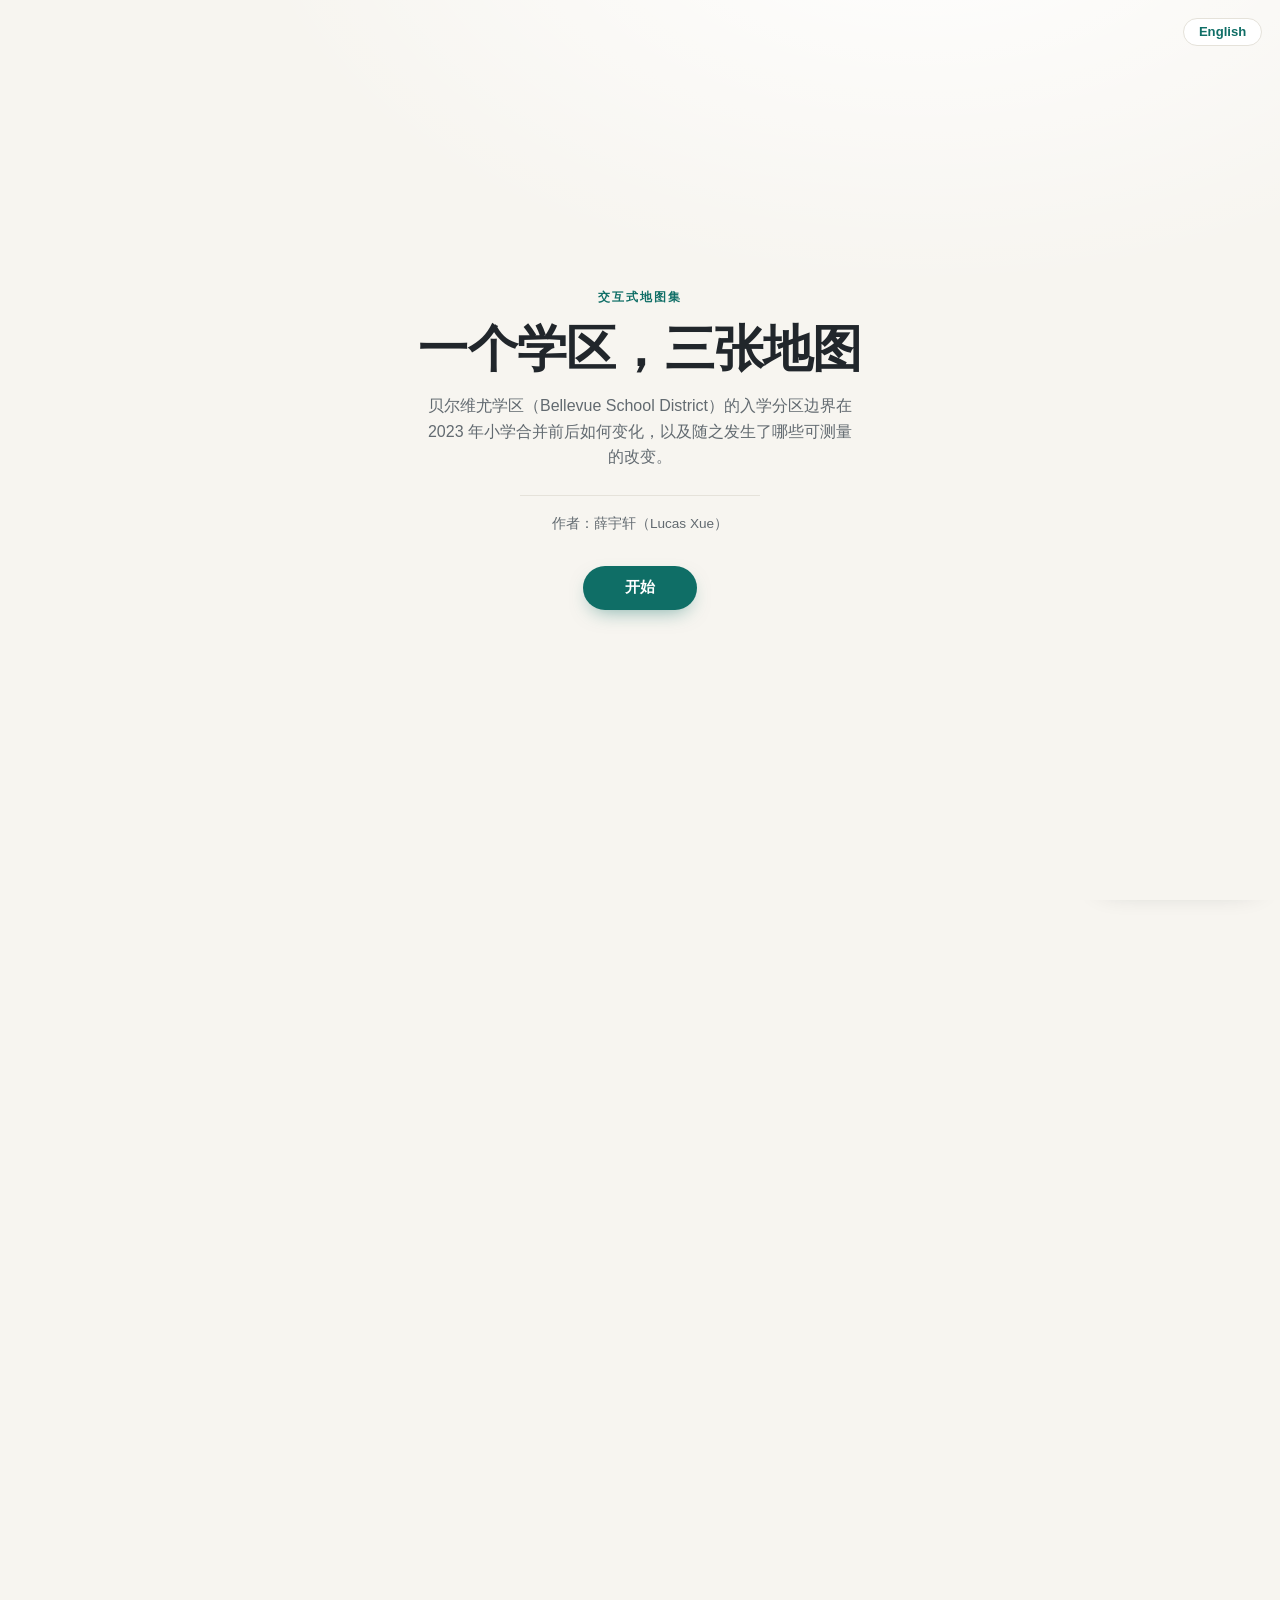
<file: analysis.zh.html>
<!DOCTYPE html>
<html lang="zh-Hans">
<head>
  <meta charset="UTF-8" />
  <meta name="viewport" content="width=device-width, initial-scale=1.0" />
  <link rel="icon" href="favicon.ico" />
  <title>分析 — 贝尔维尤学区边界</title>
  <meta name="description" content="对贝尔维尤 2018 与 2023 年学区边界变更做了什么的导读——逐项影响，每个说法都链接到交互地图。" />
  <link rel="stylesheet" href="styles.css?v=153" />
</head>
<body class="an-page">

  <!-- top-left tabs launcher (same as the map pages) -->
  <div class="tabs-launcher">
    <button class="tabs-btn" id="tabs-btn" aria-expanded="false" aria-haspopup="true">更多页面 <span class="tabs-caret">&#9662;</span></button>
    <button class="tabs-btn" id="panel-lang" title="Switch language">English</button>
    <div class="tabs-menu" id="tabs-menu" hidden>
      <a class="tabs-item tabs-link" href="index.html">地图工具</a>
      <a class="tabs-item tabs-link" href="changes.html">边界变更</a>
      <a class="tabs-item tabs-link" href="methods.zh.html">方法与来源</a>
      <a class="tabs-item tabs-link" href="definitions.zh.html">定义与参考</a>
    </div>
  </div>

  <!-- left rail: section navigation -->
  <nav class="an-nav" aria-label="Sections">
    <a href="#s1" data-sec="s1">1 &middot; 怎么读</a>
    <a href="#s2" data-sec="s2">2 &middot; 发生了什么</a>
    <a href="#s3" data-sec="s3">3 &middot; 各项影响</a>
    <a href="#s4" data-sec="s4">4 &middot; 形状的局限</a>
    <a href="#s5" data-sec="s5">5 &middot; 谁承担了变化</a>
    <a href="#s6" data-sec="s6">6 &middot; 数字之外</a>
    <a href="#s7" data-sec="s7">7 &middot; 来源</a>
  </nav>

  <main class="an-wrap">
    <header class="an-header">
      <p class="an-kicker">分析</p>
      <h1>2023 年的重划做了什么 &mdash; 一篇导读</h1>
      <p class="an-lede">本页按顺序梳理证据。每一个说法都链接到可以亲自核查的交互视图。
      数字只做描述；评判由你来做。</p>
    </header>

    <!-- §1 -->
    <section class="an-section" id="s1">
      <p class="an-secnum">第 1 节</p>
      <h2>本页怎么读</h2>
      <p>看一次边界变更有三种视角，本页三种都用：</p>
      <ul class="an-list">
        <li><b>分区的形状。</b>这些线本身变得更规则还是更不规则了？这是公众最先想到的视角
        &mdash;&mdash;也是我们在<a href="#s4">第 4 节</a>里检验得最仔细的一个。</li>
        <li><b>流向。</b>哪些区域、学生和项目搬到了哪里？这是
        <a class="tabs-link" href="changes.html">边界变更</a>页的任务。</li>
        <li><b>对人的影响。</b>通勤、容量、人口构成和项目可达性发生了什么变化，
        对全学区和每个分区分别如何？这是<a href="#s3">第 3 节</a>，
        用的是<a class="tabs-link" href="index.html">地图工具</a>的测量结果。</li>
      </ul>
      <p>把入口页的承诺再说一遍：<b>本站没有任何数字是公平分数。</b>能测量的我们都测了，
      不能测量的我们如实描述。这一切是否公平，是属于受影响者的判断&mdash;&mdash;
      本页只是确保这个判断可以建立在充分了解之上。</p>
      <div class="an-btnrow">
        <a class="an-btn tabs-link" href="index.html">打开地图工具</a>
        <a class="an-btn tabs-link" href="changes.html">查看边界变更</a>
      </div>
    </section>

    <!-- §2 -->
    <section class="an-section" id="s2">
      <p class="an-secnum">第 2 节</p>
      <h2>发生了什么</h2>
      <p><b>2018 年</b>，学区开设了 Wilburton 小学&mdash;&mdash;一所为缓解小学拥挤而新建的学校
      &mdash;&mdash;并从周边分区各划出一块拼成它的分区。五年之后局面反转：小学入学人数在下降，
      学区预计出现预算缺口。到 2022&ndash;23 学年，Wilburton 650 个座位的校舍只有约 351 名学生；
      Eastgate 的 529 个座位只有约 278 名。</p>
      <p>2023 年，决定来得很快。学区表示它在 <b>2022 年 10 月</b>得出结论：入学人数回不来了；<sup class="an-cite"><a href="#src-10">10</a></sup>
      <b>2023 年 2 月 9 日</b>，临时督学建议关闭三所学校；经过公开听证，Ardmore 被保留
      &mdash;&mdash;并获得了我们"定义"页所列的阿拉伯语传承语言项目&mdash;&mdash;
      <b>2023 年 3 月 16 日</b>，学区委员会以 3 票赞成、2 票弃权表决关闭 Wilburton 和
      Eastgate。<sup class="an-cite"><a href="#src-2">2</a>,<a href="#src-3">3</a></sup>
      两校的区域被划给三个邻区&mdash;&mdash;Spiritridge、Enatai 和 Clyde Hill&mdash;&mdash;
      项目也随学生迁移：高阶学习项目从 Spiritridge 迁到 Woodridge，Eastgate 的 Olympic 项目迁到
      Spiritridge。合计约 <b>13.6&nbsp;平方公里</b>的学区面积&mdash;&mdash;住着大约
      <b><span class="u" data-n="2,835 名儿童（5&ndash;17 岁）" data-pct="全学区 12% 的学龄儿童"></span></b>
      &mdash;&mdash;换了小学。</p>
      <p class="an-note">在校人数为学区自己的统计；"入学下降加预算缺口"是学区陈述的合并理由，
      此处按其陈述转述。<sup class="an-cite"><a href="#src-10">10</a>,<a href="#src-14">14</a></sup>
      人口估计使用固定的 2020 年普查快照。</p>
      <div class="an-btnrow">
        <a class="an-btn tabs-link" href="changes.html">看边界如何变化</a>
      </div>
    </section>

    <!-- §3 -->
    <section class="an-section" id="s3">
      <p class="an-secnum">第 3 节</p>
      <h2>各项影响，逐一说明</h2>
      <p>下面每张卡片都从一个家庭真正会问的问题开始，再用变更前后的测量作答。
      卡片上的小标签说明数字能走多远：<span class="an-chip">已测量</span>表示答案是算出来的，
      <span class="an-chip an-chip-mid">部分测量</span>表示数字只覆盖问题的一部分，
      <span class="an-chip an-chip-desc">仅描述</span>表示数据只允许我们如实用文字说明。</p>

      <!-- Impact: travel -->
      <details class="an-impact" id="i-travel">
        <summary class="an-impact-head">
          <h3>通勤 &mdash; 上学变远了吗？</h3>
          <span class="an-chip">已测量</span>
        </summary>
        <p>我们沿真实道路网络计算了每户人家到指定学校的路线&mdash;&mdash;驾车和步行分别算
        &mdash;&mdash;并按学龄儿童的居住位置加权平均。对学区的大部分地方，答案就是<i>没有变化</i>：
        16 个分区中有 11 个在 2023 年保持边界不变。对被改划的区域，答案是一笔实打实的代价：</p>
        <ul class="an-list">
          <li>原 <b>Eastgate</b> 区域的平均路程
            <span class="u" data-km="从 2.0 变为 4.9 道路公里" data-min="驾车从约 4.6 分钟变为 10.6 分钟&mdash;&mdash;步行从 18 分钟变为 59 分钟"></span>。</li>
          <li>原 <b>Wilburton</b> 区域的路程
            <span class="u" data-km="从 2.2&ndash;2.6 变为约 4.0&ndash;4.4 道路公里" data-min="驾车从 5&ndash;6 分钟变为约 8 分钟&mdash;&mdash;步行从 20&ndash;25 分钟变为约 44 分钟"></span>。</li>
        </ul>
        <p>两种单位讲出两个不同的故事，这正是切换按钮存在的理由：按驾车看，这些变化不算大；
        按步行看，这是"走得到的学校"和"走不到的学校"的差别。就整个分区而言，
        吸收了 Eastgate 区域的 <b>Spiritridge</b>，平均驾车时间从 4.0 分钟升到 7.5 分钟。
        听起来不多&mdash;&mdash;直到换成步行来说：同一段平均路程从 <b>19 分钟的步行变成了
        41 分钟的步行</b>&mdash;&mdash;从"孩子能自己走"变成"得有人开车接送，每天两趟"。</p>
        <figure class="an-fig">
          <div class="an-map-wrap">
            <img src="img/analysis-travel-c.png" alt="地图：到指定学校的平均距离，2023 至今"
               onerror="this.closest('figure').classList.add('missing')" />
          </div>
          <figcaption>2023 至今边界下，到指定学校的平均距离。</figcaption>
        </figure>
        <p class="an-note">时间为不含堵车的典型估计；平均值按儿童居住位置加权（2020 年普查）。
        多出的这些分钟是否配得上学区陈述的目标，不是一道数学题。</p>
        <div class="an-btnrow">
          <a class="an-btn tabs-link" href="index.html?state=c&metric=travel_avg">按通勤给地图上色</a>
          <a class="an-btn tabs-link" href="changes.html">查看改划区域</a>
        </div>
      </details>

      <!-- Impact: capacity -->
      <details class="an-impact" id="i-capacity">
        <summary class="an-impact-head">
          <h3>容量 &mdash; 校舍太空还是太挤？</h3>
          <span class="an-chip">已测量</span>
        </summary>
        <p>这是学区自己引用的影响。<sup class="an-cite"><a href="#src-14">14</a></sup>
        2022&ndash;23 学年，Wilburton
        <span class="u" data-n="650 个座位坐了 351 个" data-pct="容量使用率 54%"></span>，
        Eastgate <span class="u" data-n="529 个座位坐了 278 个" data-pct="53%"></span>&mdash;&mdash;
        而 Spiritridge <span class="u" data-n="529 个座位挤了 583 名学生" data-pct="容量的 110%"></span>。</p>
        <p>学区合并报告里它自己的算术：截至 2022 年 10 月，18 所小学中有 <b>8 所</b>在校人数不足
        400；按预测，到 2023&ndash;24 学年将是 <b>18 所中的 10 所</b>&mdash;&mdash;关校之后则是
        <b>18 所中的 3 所</b>。<sup class="an-cite"><a href="#src-14">14</a></sup>
        （这些使用率和学区的这些数字都用 K&ndash;5 口径&mdash;&mdash;幼儿园到五年级，与只算 K&ndash;5
        教室的容量对齐；本站其他地方的在校总数是 pre-K&ndash;5，会略大一点。）</p>
        <p>给个参照：110% 表示学生比座位多；约 54% 表示校舍刚过半在用。合并之后，两个极端都收窄了：
        Spiritridge 降到 <b><span class="u" data-pct="98%" data-n="576 个座位坐 563 名学生"></span></b>，
        Enatai 从 <span class="u" data-pct="63% 升到 77%" data-n="575 个座位坐 361 人，变为 600 个座位坐 462 人"></span>，
        Clyde Hill 从 <span class="u" data-pct="63% 升到 87%" data-n="650 个座位坐 407 人，变为 648 个座位坐 564 人"></span>
        &mdash;&mdash;而 <b>Woodridge 从
        <span class="u" data-pct="57% 跳到 95%" data-n="529 个座位坐 299 人，变为 552 个座位坐 524 人"></span></b>，
        它的边界一米都没动&mdash;&mdash;因为高阶学习项目（连同它的学生）搬了进来。
        记住最后这一条：它会在<a href="#s4">第 4 节</a>再次出现，作为任何形状指标都看不见的变化。</p>
        <p>2018 年那一侧的故事方向相反：Wilburton 之所以<i>被建起来</i>，是因为小学校舍超员，
        它的开办给邻校减了压。这一段我们用文字而不用逐个百分比的地图来讲，
        因为 2018 年前的容量数字是代理值（多为 2019 年设施评估向前套用），太软，画成图不诚实。
        另外每个时期都要提醒一句：大多数学校的使用率变动来自寻常的入学漂移和校舍改造，
        而不是边界变更&mdash;&mdash;只有 2023 年动过的五个分区（以及 2018 年 Wilburton 的邻区）
        的使用率故事才真正是重划写下的。</p>
        <figure class="an-fig an-fig2">
          <span>
            <div class="an-map-wrap">
              <img src="img/analysis-util-b.png" alt="地图：使用率，2018–2023 边界"
                 onerror="this.closest('figure').classList.add('missing')" />
            </div>
            <figcaption>使用率，2018&ndash;2023</figcaption>
          </span>
          <span>
            <div class="an-map-wrap">
              <img src="img/analysis-util-c.png" alt="地图：使用率，2023 至今边界"
                 onerror="this.closest('figure').classList.add('missing')" />
            </div>
            <figcaption>使用率，2023 至今</figcaption>
          </span>
        </figure>
        <p class="an-note">每个时期都用自己的在校人数，对照该时期记录最完整的容量；
        个别容量值沿用较旧的设施评估&mdash;&mdash;具体年份列在"方法与来源"。
        约 100% 的使用率算"高效"还是"毫无余地"，是数字本身不会替你做的判断。</p>
        <div class="an-btnrow">
          <a class="an-btn tabs-link" href="index.html?state=b&metric=utilization">变更前的使用率</a>
          <a class="an-btn tabs-link" href="index.html?state=c&metric=utilization">变更后的使用率</a>
        </div>
      </details>

      <!-- Impact: segregation / demographic mix -->
      <details class="an-impact" id="i-mix">
        <summary class="an-impact-head">
          <h3>人口构成 &mdash; 这些线把孩子分开了吗？</h3>
          <span class="an-chip">已测量</span>
        </summary>
        <p>先用平实的话讲清概念。贝尔维尤的家庭并不是均匀分布在城市里的&mdash;&mdash;
        不同的社区有不同的白人、亚裔、西语裔、非裔构成。把入学分区线画在这之上，
        每个分区就继承了一种构成。<b>"分化"</b>问的是各分区的构成彼此差多远：
        如果每个分区都和全学区一模一样，就完全没有分化。有一个设计选择需要知道：
        这里的每个时期都使用同一份固定的 2020 年普查人口。这些年里真实的家庭确实在搬家，
        但我们刻意把人口固定住，这样你看到的时期间差异就只反映<i>画线本身</i>做了什么
        &mdash;&mdash;公平的前后对比需要其他一切保持不变。</p>
        <p>每个分区有一个<b>构成差距（mix gap）</b>&mdash;&mdash;它的构成离全学区整体构成有多远。
        尺度是：<b>0 表示与全学区一致</b>，贝尔维尤最独特的分区（Stevenson）约为 <b>0.07</b>。
        所以当 Spiritridge 从 0.036 变为 0.010 时，它从全学区较独特的分区之一变得几乎与学区平均无法区分
        &mdash;&mdash;在这个尺度上是很大的移动。</p>
        <p>很多读者不会想到的结果是：2023 年的合并<b>轻微减少了</b>分化。
        全学区指数从 0.029 降到 0.027（约降 6%），每个被改划的分区都<i>更接近</i>了学区的整体构成
        （Enatai 0.024 &rarr; 0.006，Clyde Hill 0.012 &rarr; 0.008），而 2018 年的重划则几乎没动它
        （0.028 &rarr; 0.029）。区域合并往往会摊平彼此的差异；无论关校还做了什么，
        它们没有切出人口构成极端的分区。</p>
        <p>还有一个值得知道的区分，用标准的<b>相异指数</b>来说&mdash;&mdash;大意是，
        <i>每 100 个孩子中，需要多少人换学校，每所学校才能与全学区构成一致</i>
        （0 = 不需要任何人，100 = 完全分离）。按孩子<i>住</i>在哪里算，今天的分区约为
        <b>每 100 人中 15 人</b>。按实际<i>就读</i>算，约为 <b>每 100 人中 19 人</b>
        &mdash;&mdash;学校比社区分化得更厉害，因为选校制学校和特殊项目把就读构成拉得比居住本身更开。</p>
        <p>现在你可以逐校查看这种就读构成：在"学区总览"里，每所学校都按其<i>实际就读</i>学生的族裔
        （以及低收入、英语学习者、高阶学习、特殊教育的比例）排名。就读与居住分道扬镳最明显的例子是
        <b>Woodridge</b>：它的居民从未改变，但当高阶学习中心在 2023 年迁入后，随项目而来的全学区学生
        改变了它的在校学生构成&mdash;&mdash;这是校舍里"坐着谁"的真实变化，而任何分区边界指标都看不见它。
        因为这是学校数据、不是社区数据，它以排名呈现，绝不给分区地图上色。</p>
        <figure class="an-fig">
          <div class="an-map-wrap">
            <img src="img/analysis-mixgap-c.png" alt="地图：各分区构成差距，2023 至今"
               onerror="this.closest('figure').classList.add('missing')" />
          </div>
          <figcaption>2023 至今边界下的构成差距（0 = 与全学区构成相同）。</figcaption>
        </figure>
        <p class="an-note">指数的数值取决于计入哪些组别（我们用六个：白人、亚裔、西语裔、非裔、
        两个及以上族裔、其他），并且描述的是<i>分化</i>，不是意图，也不是收入。
        分化低不自动等于"好"，分化高也不自动等于"坏"&mdash;&mdash;这些数字只说各分区有多相像。</p>
        <div class="an-btnrow">
          <a class="an-btn tabs-link" href="index.html?state=c&metric=mix_gap">按构成差距上色</a>
          <a class="an-btn tabs-link" href="index.html?state=c&metric=asian">各分区族裔比例</a>
        </div>
      </details>

      <!-- Impact: program access -->
      <details class="an-impact" id="i-programs">
        <summary class="an-impact-head">
          <h3>项目可达性 &mdash; 家庭还够得着可选项目吗？</h3>
          <span class="an-chip an-chip-mid">部分测量</span>
        </summary>
        <p>有些项目设在特定学校，所以当学校关闭或项目搬迁时，即使自家学校没变，
        到<i>最近设点</i>的距离也会变。2023 年：高阶学习项目从 Spiritridge 迁到 Woodridge，
        Eastgate 的 Olympic 项目迁到 Spiritridge，Jing Mei（中文沉浸）搬进了原 Wilburton 的校舍。
        2023 年之后 Bennett 增设了日语沉浸班。</p>
        <p>就全学区而言，到最近设点的平均距离几乎没动&mdash;&mdash;高阶学习
        <span class="u" data-km="3.8 &rarr; 4.1 公里" data-min="驾车约远了 1 分钟"></span>，
        沉浸项目和定点特殊教育的变化同样很小。但平均数掩盖了方向相反的局部摆动：</p>
        <ul class="an-list">
          <li><b>Woodridge</b> 居民到高阶学习的距离
            <span class="u" data-km="从 5.1 公里降到 1.5 公里" data-min="驾车约近了 7 分钟"></span>
            &mdash;&mdash;项目来到了他们身边。</li>
          <li><b>Spiritridge</b> 居民到它的距离
            <span class="u" data-km="从 1.8 公里升到 3.6 公里" data-min="驾车时间约翻了一倍"></span>
            &mdash;&mdash;项目离开了他们。</li>
          <li>原 <b>Eastgate</b> 区域到定点特殊教育的距离
            <span class="u" data-km="从 2.0 公里升到 4.6 公里" data-min="驾车从约 4.6 分钟升到 10.3 分钟"></span>
            &mdash;&mdash;Olympic 项目原本就设在 Eastgate。</li>
        </ul>
        <figure class="an-fig an-fig2">
          <span>
            <div class="an-map-wrap">
              <img src="img/analysis-al-b.png" alt="地图：到高阶学习项目的距离，2018–2023"
                 onerror="this.closest('figure').classList.add('missing')" />
            </div>
            <figcaption>到高阶学习项目的距离，2018&ndash;2023</figcaption>
          </span>
          <span>
            <div class="an-map-wrap">
              <img src="img/analysis-al-c.png" alt="地图：到高阶学习项目的距离，2023 至今"
                 onerror="this.closest('figure').classList.add('missing')" />
            </div>
            <figcaption>到高阶学习项目的距离，2023 至今</figcaption>
          </span>
        </figure>
        <p class="an-note">为什么只算"部分测量"：距离回答的是<i>能不能到达</i>，
        不是<i>能不能进入</i>&mdash;&mdash;资格、竞争性项目的录取、有没有空位，都不在任何地图上。
        2018 年前的项目位置记录太少无法比较，所以这张卡只涵盖 2023 年的变更。</p>
        <div class="an-btnrow">
          <a class="an-btn tabs-link" href="index.html?state=c&metric=al_avg">到高阶学习项目的距离</a>
          <a class="an-btn tabs-link" href="changes.html">查看项目搬迁</a>
        </div>
      </details>

      <!-- Impact: special education -->
      <details class="an-impact" id="i-sped">
        <summary class="an-impact-head">
          <h3>特殊教育 &mdash; 定点服务有多远？</h3>
          <span class="an-chip an-chip-mid">部分测量</span>
        </summary>
        <p>这一项单独成卡，与可选项目分开，因为特殊教育服务是一项<b>法定权利</b>，不是一种选择。
        每所学校每天都在服务有 IEP 的学生；设在特定校点的是学区的三个密集支持项目&mdash;&mdash;
        <b>Olympic</b>（自闭症谱系）、<b>Pacific</b>（发育与智力障碍）、<b>Cascade</b>
        （社交／情绪／行为）。当一个设点学校关闭，这张项目地图就变了。</p>
        <p>就全学区而言，到最近设点的平均距离几乎没动：
        <span class="u" data-km="3.8 &rarr; 3.9 公里" data-min="驾车变化远不到 1 分钟"></span>。
        要紧的是局部。原 <b>Eastgate</b> 区域曾把 Olympic 项目设在自己学校里；关闭之后，
        它到定点特殊教育的距离
        <span class="u" data-km="从 2.0 公里升到 4.6 公里" data-min="驾车从约 4.6 分钟升到 10.3 分钟"></span>。
        <b>Somerset</b> 也失去了 Eastgate 这个最近设点
        （<span class="u" data-km="3.1 &rarr; 4.4 公里" data-min="驾车约远了 2 分钟"></span>），
        而 <b>Spiritridge</b>&mdash;&mdash;Olympic 的新家&mdash;&mdash;对它的居民来说稍微近了一点。</p>
        <figure class="an-fig">
          <div class="an-map-wrap">
            <img src="img/analysis-sped-c.png" alt="地图：到定点特殊教育项目的距离，2023 至今"
               onerror="this.closest('figure').classList.add('missing')" />
          </div>
          <figcaption>到最近定点特殊教育项目的距离，2023 至今。</figcaption>
        </figure>
        <p class="an-note">为什么算"部分测量"：学生经由 IEP 程序被安置进这些项目&mdash;&mdash;
        校点由学区指定，并不总是最近的那个。距离描述的是项目地图的地理，不是任何家庭的实际安置。
        融合支持和融合学前班存在于许多学校，在地图工具中按学校逐一列出。</p>
        <div class="an-btnrow">
          <a class="an-btn tabs-link" href="index.html?state=c&metric=sped_avg">到定点特殊教育的距离</a>
          <a class="an-btn tabs-link" href="changes.html">查看 Olympic 项目搬迁</a>
        </div>
      </details>

      <!-- Impact: neighborhood continuity -->
      <details class="an-impact" id="i-continuity">
        <summary class="an-impact-head">
          <h3>社区完整性 &mdash; 这些线让社区保持在一起了吗？</h3>
          <span class="an-chip an-chip-mid">部分测量</span>
        </summary>
        <p>当一个社区的孩子被划进不同的小学，这个社区就算被<b>"拆分"</b>了&mdash;&mdash;
        这条街的同班同学，下条街就上另一所学校。先说参照，因为它出人意料：<b>在这里，拆分是常态</b>。
        贝尔维尤 16 个有学龄儿童的官方社区中，<b>今天有 13 个被拆进两个或更多小学分区</b>。
        学校的线和社区的线从来就不是同一张地图。</p>
        <p>以此为基线，2023 年的合并改变得出奇地少&mdash;&mdash;但它改变的地方很扎眼。
        拆分数变动的社区正好两个：<b>Wilburton 社区从完整变为拆分</b>
        （它的孩子原本全部就读一所学校，如今分属 Clyde Hill 和 Enatai），而 <b>Eastgate 的拆分减轻了</b>
        （从四所学校变为三所）。失去学校的那个社区，同时失去了唯一共享的学校社群
        &mdash;&mdash;这就是"1 &rarr; 2"的人间读法。</p>
        <figure class="an-fig">
          <div class="an-map-wrap">
            <img src="img/analysis-nbh-c.png" alt="地图：各社区按拆分学校数上色"
               onerror="this.closest('figure').classList.add('missing')" />
          </div>
          <figcaption>各社区按其儿童分属几个小学分区上色（2023 至今）。</figcaption>
        </figure>
        <p class="an-note">统计只覆盖贝尔维尤市的官方社区（学区还服务 Clyde Hill、Medina
        等没有贝尔维尤社区建制的城镇），并且拆分数不是社区感情的测量&mdash;&mdash;
        它数的是学籍归属，不是友谊。当一个社区延伸到学区<i>之外</i>时，那一部分<b>不</b>算进
        它的拆分数：那些孩子从来就不归贝尔维尤分配，把他们算进来等于把学区管不着的边界怪到学区的线上。
        区外部分在地图工具中每个社区的弹窗里单独列出。预告一下<a href="#s4">第 4 节</a>：
        一条<i>沿着</i>社区边缘走的边界能保住社区完整，却往往让分区的形状得分更难看
        &mdash;&mdash;形状指标惩罚的恰恰是对社区友好的画法。</p>
        <div class="an-btnrow">
          <a class="an-btn tabs-link" href="index.html?state=c&nbh=1">查看社区拆分</a>
        </div>
      </details>

      <!-- Impact: housing -->
      <details class="an-impact" id="i-housing">
        <summary class="an-impact-head">
          <h3>住房 &mdash; 谁住得起每个分区？</h3>
          <span class="an-chip an-chip-mid">部分测量</span>
        </summary>
        <p>学区分区也是价格标签：想凭权利入读一所学校，就得住在它的线内，
        所以每个分区的住房成本决定了谁能加入它。贝尔维尤的尺度自成参照：
        各分区房价中位数从约 <b>80 万美元</b>（Ardmore）到 <b>180 万美元</b>（Medina）
        &mdash;&mdash;只有两个分区低于一百万&mdash;&mdash;家庭收入中位数从约 12.4 万美元（Stevenson）
        到 20.1 万美元（Cherry Crest）。</p>
        <p>因为所有时期用同一份固定的家庭户数据，重画边界只能通过<i>重新组合</i>住宅来改变分区的
        住房面貌&mdash;&mdash;而 2023 年确实肉眼可见地重组了它们。吸收了 Wilburton 部分区域
        （连同它的公寓和更密的住宅）的 <b>Clyde Hill 分区</b>，收入中位数从约 19.8 万美元变为
        18.6 万美元，房价中位数从 166 万变为 148 万&mdash;&mdash;这个分区现在横跨的住房范围比以前宽得多。
        <b>Spiritridge</b> 的收入中位数从约 17 万升到 18.2 万。没动过的分区一美元都没变
        &mdash;&mdash;同样的家庭，同样的线。</p>
        <figure class="an-fig">
          <div class="an-map-wrap">
            <img src="img/analysis-income-c.png" alt="地图：各分区家庭收入中位数，2023 至今"
               onerror="this.closest('figure').classList.add('missing')" />
          </div>
          <figcaption>各分区家庭收入中位数，2023 至今边界。</figcaption>
        </figure>
        <p class="an-note">金额为美国社区调查 2019&ndash;2023 估计（普查局的家庭户调查），
        按居住位置分摊到各分区&mdash;&mdash;它们说的是谁住在哪里，不是重划对房价做了什么。
        学校归属会不会推动房价（"资本化"）是一个真实的研究问题，我们刻意不在此下断言；
        地图工具里的房价历史图是背景，不是归因。</p>
        <div class="an-btnrow">
          <a class="an-btn tabs-link" href="index.html?state=c&metric=income">各分区收入</a>
          <a class="an-btn tabs-link" href="index.html?state=c&metric=home_value">各分区房价</a>
        </div>
      </details>

      <!-- Impact: language -->
      <details class="an-impact" id="i-language">
        <summary class="an-impact-head">
          <h3>语言 &mdash; 多语家庭住在哪里？</h3>
          <span class="an-chip an-chip-mid">部分测量</span>
        </summary>
        <p>普查把家中没有 14 岁及以上成员英语说得非常好的家庭户称为<b>"英语能力有限"</b>
        &mdash;&mdash;对这些家庭来说，学校的信件、会议和截止日期最难应对。就全学区而言，
        约 <b>9%</b> 的家庭户符合这一定义，但分布并不均匀：今天的分区从 <b>2.5%</b>（Medina）
        到 <b>13.1%</b>（Somerset）&mdash;&mdash;同一学区内相差五倍。</p>
        <p>在极端处，利害变得具体。Ardmore&mdash;&mdash;2023 年修订中被保留的学校&mdash;&mdash;
        家庭中使用 <b>45 种语言</b>，<sup class="an-cite"><a href="#src-3">3</a></sup>约
        <b>38&ndash;40% 的学生是英语学习者</b>，<sup class="an-cite"><a href="#src-2">2</a>,<a href="#src-5">5</a></sup>
        这是它获得联邦 Title I 支持资格的低收入、多语言面貌的一部分。</p>
        <p>按<i>比例</i>看，2023 年的线几乎没动这张地图：Clyde Hill 11.7% &rarr; 11.3%，
        Enatai 8.5% &rarr; 9.1%，Spiritridge 5.5% &rarr; 5.2%。按<i>数量</i>看
        &mdash;&mdash;点一下切换按钮&mdash;&mdash;变化是真实的：被关闭的 Wilburton 分区
        拥有全学区最大的多语人口群之一，约 <b>970 个英语能力有限的家庭户</b>，
        对他们的责任移交给了 Clyde Hill 和 Enatai&mdash;&mdash;这两个分区如今背着全学区最大的两个
        英语能力有限户数（约 1,020 和 940 户）。百分比之所以持平，只是因为接收方的分区本来就大、
        本来就多语。</p>
        <figure class="an-fig">
          <div class="an-map-wrap">
            <img src="img/analysis-limited-c.png" alt="地图：各分区英语能力有限的家庭户，2023 至今"
               onerror="this.closest('figure').classList.add('missing')" />
          </div>
          <figcaption>各分区英语能力有限的家庭户，2023 至今边界。</figcaption>
        </figure>
        <p class="an-note">为什么算"部分测量"：多语家庭<i>住在哪里</i>可以测量；
        他们能否有效地<i>跟上并回应</i>合并过程（翻译材料、会议形式、时间安排）是一个过程问题
        &mdash;&mdash;归<a href="#s6">第 6 节</a>。双语项目在上面的项目可达性卡片里。</p>
        <div class="an-btnrow">
          <a class="an-btn tabs-link" href="index.html?state=c&metric=limited">各分区英语能力有限户</a>
        </div>
      </details>

      <!-- Impact: middle/high ripple -->
      <details class="an-impact" id="i-ripple">
        <summary class="an-impact-head">
          <h3>初中与高中 &mdash; 没人重划却起了涟漪</h3>
          <span class="an-chip an-chip-mid">部分测量</span>
        </summary>
        <p>这里有一个看起来什么都不是的发现：<b>初中和高中的边界完全没有变</b>&mdash;&mdash;
        2018 年没变，2023 年也没变。只有小学的线动了。这个"什么都没发生"你可以在地图工具上亲自验证。</p>
        <p>但线不变不等于学校不变，原因是<b>升学对口关系</b>&mdash;&mdash;
        哪些小学的毕业班一起升入哪所初中。一所初中的新生班是由它下游的小学社群拼成的，
        而 2023 年重组了其中一些社群：原 Eastgate 分区的孩子如今是在 Spiritridge 而不是 Eastgate
        读完小学后到来的。同一栋楼，同一条边界，一个织法不同的新生班。</p>
        <p>这种结构性张力 2023 年之前就有、现在仍在：小学分区并不整齐地嵌在初中分区里。
        <b>Phantom Lake</b> 的孩子约按 54/46 分入两所初中，<b>Stevenson</b> 则在初中<i>和</i>高中
        两个层级都被拆分&mdash;&mdash;那里的家庭天生面对一个选择：保住小学社群，还是就近入学。
        2023 年的变更没有制造这种张力，但每次重划都会重新洗牌由谁来经历它。</p>
        <figure class="an-fig">
          <img src="img/analysis-middle.png" alt="地图：初中入学分区（各时期不变）"
               onerror="this.closest('figure').classList.add('missing')" />
          <figcaption>初中分区&mdash;&mdash;每个时期都是同样的线。</figcaption>
        </figure>
        <p class="an-note">"部分测量"：边界的稳定性和对口拆分是算出来的；
        一个重新织成的新生班对身在其中的学生来说是什么<i>感受</i>，不是一个数字。</p>
        <div class="an-btnrow">
          <a class="an-btn tabs-link" href="index.html?level=middle">初中分区</a>
          <a class="an-btn tabs-link" href="index.html?level=high">高中分区</a>
        </div>
      </details>

      <!-- Impact: stability -->
      <details class="an-impact" id="i-stability">
        <summary class="an-impact-head">
          <h3>稳定性 &mdash; 同样的街道多久被重划一次？</h3>
          <span class="an-chip an-chip-mid">部分测量</span>
        </summary>
        <p>一张边界地图可以在任何单独的年份看起来都合理，却因为不停变动而让人难以在其下生活。
        这里的参照是孩子自己的时间线：小学要读六年，所以<b>相隔五年的两次重划可以落在同一个学生身上</b>。</p>
        <p>这正是故事中心发生的事。<b>Wilburton 区域</b>在 2018 年被重划
        （从 Woodridge、Enatai 和 Clyde Hill 各划一块给全新的学校），2023 年又被重划
        （学校关闭后交给 Clyde Hill 和 Enatai）。一个在 Wilburton 开办时入读幼儿园的孩子，
        还没读完五年级，就读的学校就不复存在了。<sup class="an-cite"><a href="#src-2">2</a></sup>
        <b>Enatai 和 Clyde Hill 把这个循环倒着走了一遍</b>：2018 年把地盘交给 Wilburton，
        2023 年又收了回来&mdash;&mdash;还多收了一些。</p>
        <p>三个时期数下来：学区的大部分被重划了<b>零</b>次&mdash;&mdash;多数分区在三张地图上完全一致。
        少数区域动了<b>一</b>次。而有一片区域&mdash;&mdash;约 <b>8.5&nbsp;平方公里</b>、
        住着约 <b>1,200 名儿童</b>&mdash;&mdash;被重划了<b>两</b>次。不稳定并没有被摊开，
        而是两次都压在同样的街道上。这种担忧到过委员会自己的桌上：2023 年投弃权票的两位委员之一
        Jane Aras 指着贝尔维尤持续的建设问道："我怎么面对同一批孩子，说'对不起，孩子们，
        我们又要挪你们一次'？"<sup class="an-cite"><a href="#src-2">2</a>,<a href="#src-3">3</a></sup></p>
        <figure class="an-fig">
          <div class="an-map-wrap">
            <img src="img/analysis-changes-2018.png" alt="边界变更页显示的 2018 年重划"
                 onerror="this.closest('figure').classList.add('missing')" />
          </div>
          <figcaption>2018 年拼出 Wilburton 分区的那次重划&mdash;&mdash;五年后被撤销。</figcaption>
        </figure>
        <p class="an-note">为什么算"部分测量"：每片区域被重划<i>多少次</i>是个计数
        （零、一或二，见上）；反复重划对孩子的友谊和家庭的计划意味着什么，不是一个数字。
        2018 年的边界来自另一个（联邦）数据源，所以 2018 年的地块是接近的估计；2023 年的地块是精确的。
        至于 2018&ndash;2023 的急转弯是本可避免的规划失误，还是对真实反转的入学趋势的合理回应，
        我们把判断留给读者&mdash;&mdash;入学数字在容量卡片里。</p>
        <div class="an-btnrow">
          <a class="an-btn tabs-link" href="changes.html">两次重划，都在地图上</a>
        </div>
      </details>

      <!-- Impact: participation -->
      <details class="an-impact" id="i-participation">
        <summary class="an-impact-head">
          <h3>参与 &mdash; 决定之前，谁被听见了？</h3>
          <span class="an-chip an-chip-desc">仅描述</span>
        </summary>
        <p>上面的每项影响问的都是这个决定做了什么。这一项问的是这个决定是<i>怎么</i>做出的
        &mdash;&mdash;这也是我们的数字能说的最少的一项，这一点本身值得坦白。
        在纸面上，每个家庭得到的是同一套程序：同一批公开会议和意见渠道，向全学区开放，人人相同。
        真正的问题是，这种"相同"对每个人是否<i>起了相同的作用</i>&mdash;&mdash;
        一个打两份工的家庭，或一个用第二语言应对这套程序的家庭，
        与一个有时间、有英语、熟悉学校政治的家庭，实际被听见的机会是否一样。</p>
        <p>记录简述：从七校候选名单（2023 年 1 月中旬）到委员会 <b>3 票赞成、2 票弃权的表决</b>
        （3 月 16 日），中间约 <b>八周</b>。<sup class="an-cite"><a href="#src-2">2</a>,<a href="#src-3">3</a></sup>
        每一步都有正式渠道&mdash;&mdash;学校开放日、委员会听证、最后一场意见之夜、审议委员会。
        有争议的是可及性：每场关键会议都定在<b>工作日下午 4:30</b>、同一栋中心建筑
        &mdash;&mdash;我们的路径计算显示这个地点接近学区的车程中心
        （学区任何角落驾车约 18 分钟内可达），所以障碍是钟点，不是距离；<sup class="an-cite"><a href="#src-11">11</a></sup>
        七个 PTA 的联名信说方案没有为多语家庭翻译；<sup class="an-cite"><a href="#src-9">9</a></sup>
        坐在会议室里的家长是从电视新闻稿得知这项建议的；<sup class="an-cite"><a href="#src-3">3</a></sup>
        而在最后一周，Eastgate 的华人移民家庭印了数千份中英双语传单、挨家挨户走访
        &mdash;&mdash;他们说学区的通知没有传到他们那里；学区说学校通过多个渠道定期发送了更新；
        无论哪种说法成立，这些家庭不得不自己动手搭建的补救，是一个双语的补救。<sup class="an-cite"><a href="#src-3">3</a></sup></p>
        <p>意见确实改动了计划的一部分：Ardmore 被撤下名单&mdash;&mdash;临时督学把这归功于
        "家长们请求给他们一个机会"<sup class="an-cite"><a href="#src-12">12</a></sup>&mdash;&mdash;
        由社区成员及受影响学校家长和教职员组成的审议委员会，在 PTA 联名信质问为何没有公民委员会之后的
        几周内成立了<sup class="an-cite"><a href="#src-9">9</a>,<a href="#src-11">11</a></sup>
        （学区称之为"建议提出以来设立的"参与机会，未说明是否由联名信促成）。
        结构性的决定和时间表从未移动。给个参照：学区 2016 年为同一所学校画分区时，
        参与环节持续了约一年地图才获批，再过两年变更才生效；这一次从候选名单到表决是八周，当年秋天生效。
        <b>完整的过程记录</b>&mdash;&mdash;日期、渠道、可及性事实、什么被改变了，
        以及学区 2016 年与 2023 年底的流程对比&mdash;&mdash;在"学区总览"里：</p>
        <p class="an-note">研究者用 Arnstein 的公民参与阶梯、Tyler 的程序正义这类框架给此类过程打分
        &mdash;&mdash;两者本质上都是评价性的，所以本站只点出它们的名字而不套用
        （见<a class="tabs-link" href="methods.zh.html#m5">方法</a>）。上面这些事实，
        正是那样一次评价所要权衡的材料。</p>
        <div class="an-btnrow">
          <a class="an-btn tabs-link" href="index.html?overview=1">阅读完整过程记录</a>
        </div>
        <p class="an-note">这项影响刻意没有地图图层：过程发生在全学区，而不是逐个分区。
        所报告关切的来源列在<a href="#s7">第 7 节</a>。</p>
      </details>

      <p class="an-note" style="margin-top:1rem">十一张卡片到此为止&mdash;&mdash;十项影响，
      外加每次小学重划都会捎带上的初中／高中涟漪。</p>
    </section>
    <section class="an-section" id="s4">
      <p class="an-secnum">第 4 节</p>
      <h2>形状能看见什么、看不见什么</h2>
      <p>每当选区之争上新闻，总有一个论点最先出现：<i>你看这地图长得多怪</i>。
      它背后的直觉&mdash;&mdash;形状古怪就说明有人做了手脚&mdash;&mdash;是公众评判边界时最信赖的工具。
      本项目正是从这个工具起步的，所以这一节认真对待它而不是打发它：
      一个形状得分究竟能告诉你 2023 年发生在家庭身上的什么？</p>

      <h3 class="an-h3">先说诚实的局限：公式是盲的</h3>
      <p>我们的主形状得分 <b>Polsby&ndash;Popper</b> 把分区的面积和周长做比较：
      正圆得 1 分，轮廓越细碎，越接近 0。贝尔维尤的小学分区大约在 0.25 到 0.65 之间。
      注意这个公式里有什么：面积和周长。<b>没有任何人、价格、项目或通勤时间出现在里面。</b>
      从构造上说，形状得分测不了第 3 节十一项影响中的任何一项&mdash;&mdash;不是因为公式差，
      而是因为它回答的问题和人们以为的不一样。</p>

      <h3 class="an-h3">再说诚实的肯定：形状仍然相关</h3>
      <p>然而公众的直觉并不愚蠢。被拉长的分区往往会让一些家庭离校舍很远；
      更差的形状和更长的路程经常一起出现，因为它们出自同一块地理。形状可以像一个<b>烟雾报警器</b>：
      它看不见火，但有火时常常会响。麻烦在于，报警器也可能在火灾中保持沉默，
      或者因为烤糊的吐司响个不停。2023 年的合并恰好给这三种情形各出了一个干净的例子：</p>

      <div class="an-exhibit">
        <p><b>&#9312; 报警器起作用 &mdash; Spiritridge。</b>吸收 Eastgate 区域把这个分区拉得很长：
        它的形状得分从 0.581 跌到 0.314，是全学区最大的跌幅。而这一次，古怪的形状真的伴随着人的代价：
        分区的平均驾车时间从 4.0 分钟升到 7.5 分钟&mdash;&mdash;19 分钟的步行变成了 41 分钟的步行。
        形状发出了警报，警报也报对了。</p>
        <div class="an-mini" id="mini-1"></div>
      </div>
      <div class="an-exhibit">
        <p><b>&#9313; 报警器保持沉默 &mdash; Woodridge。</b>Woodridge 的得分前后<b>一模一样</b>：
        0.340 对 0.340。它的边界一米都没动。人类发明过的每一个形状指标都说这里什么都没发生。
        与此同时，它的校舍从 56% 满变成 100% 满，到高阶学习项目的距离从 5.1&nbsp;公里塌缩到
        1.5&nbsp;公里，因为项目搬了进来。一个分区被彻底改变了，而形状看不见
        &mdash;&mdash;同样的盲区也藏住了初中和高中的涟漪：没有线移动，新生班却变了。</p>
        <div class="an-mini" id="mini-2"></div>
      </div>
      <div class="an-exhibit">
        <p><b>&#9314; 报警器乱叫 &mdash; 湖岸线。</b>Medina 得 0.361，Clyde Hill 得 0.299，
        Newport Heights 得 0.277&mdash;&mdash;位列全学区"最差"的形状，部分原因是它们的分区
        沿着华盛顿湖的湾汊和岬角走。一条跟着湖泊、公路或社区边缘走的边界，
        看起来和被人做了手脚的边界一模一样&mdash;&mdash;而沿社区边缘画线恰恰是完整性卡片所称许的
        <i>保全社区</i>的画法。在这里，得分惩罚的是无辜的解释。</p>
        <div class="an-mini" id="mini-3"></div>
        <p class="an-mini-note">今天的形状得分，从最差到最好。深青色 = 沿华盛顿湖的分区；
        浅青色 = 挨着萨玛米什湖的分区。得分最低的 Bennett 就在萨玛米什湖边
        &mdash;&mdash;另一个湖同样拉低得分。而 Spiritridge 是反例：它的边界只有一小段是湖岸，
        低分主要来自 2023 年的拉伸（展品 &#9312;），不是水。水在这里解释了很多
        &mdash;&mdash;但从来不是全部，两个方向都是。</p>
      </div>
      <p>安静的第四种情形是学区的大部分：十一个分区什么都没动，报警器正确地保持了沉默。</p>

      <h3 class="an-h3">一张图看全部</h3>
      <p>下面每个点是今天 14 个分区之一。左右：它的<b>形状得分</b>在 2023 年变了多少
      （越靠左 = 形状变得越"差"）。上下：一项<b>关于人的测量</b>变了多少。
      切换纵轴的测量，看故事怎么变：</p>
      <div class="an-scatter-card">
        <div class="pin-mode an-ymode-row">
          <button class="pin-mode-btn an-ymode on" data-y="drive">上学通勤</button>
          <button class="pin-mode-btn an-ymode" data-y="al">到高阶学习的距离</button>
        </div>
        <div id="an-scatter"></div>
        <p class="an-scatter-read" id="an-scatter-read"></p>
      </div>
      <p class="an-note">共 14 个分区；两个被关闭的分区没有"之后"，无法作图。
      青色点 = 2023 年边界变动的三个分区；灰色 = 未变动。坐标单位跟随距离／时间切换按钮。
      仅为描述&mdash;&mdash;图上显示的是共同变动，不是因果，而且 14 个分区远不够做统计；
      它是一幅图，不是一个证明。</p>

      <p><b>一句话总结：形状告诉你往哪里看，从不告诉你该下什么结论</b>&mdash;&mdash;
      而形状从未变过的那些分区，恰恰是公共讨论跳过的分区，其中一些变化却最大。</p>
      <div class="an-btnrow">
        <a class="an-btn tabs-link" href="index.html?state=c&metric=polsby_popper">在地图上看形状得分</a>
        <a class="an-btn tabs-link" href="index.html?graph=1">自己搭对比（图表模式）</a>
        <a class="an-btn tabs-link" href="changes.html">事件本身</a>
      </div>
    </section>
    <section class="an-section" id="s5">
      <p class="an-secnum">第 5 节</p>
      <h2>谁承担了变化</h2>
      <p>每一个关于边界变更的公平之争，底下都是一个<b>分配</b>问题：不是"有没有代价？"，
      而是"谁付了？"。这一节把这个分配摆出来&mdash;&mdash;为了让自己保持诚实，
      它遵守一条在看到任何结果之前就定下的规则：<b>每一块被改划的区域都给同一套事先选定的固定数字</b>。
      不突出戏剧性的，不跳过乏味的。</p>
      <div class="an-tablewrap">
        <table class="an-table">
          <thead>
            <tr><th>被改划区域</th><th>儿童（5&ndash;17）</th><th>白人</th><th>亚裔</th><th>西语裔</th><th>非裔</th><th>新增驾车</th><th>新增步行</th></tr>
          </thead>
          <tbody>
            <tr><td>Eastgate &rarr; Spiritridge</td><td>&asymp; 1,629</td><td>43.5%</td><td>42.4%</td><td>5.4%</td><td>2.0%</td><td>+6.0 分钟</td><td>+42 分钟</td></tr>
            <tr><td>Wilburton &rarr; Enatai</td><td>&asymp; 820</td><td>44.6%</td><td>41.5%</td><td>5.6%</td><td>2.7%</td><td>+3.0 分钟</td><td>+25 分钟</td></tr>
            <tr><td>Wilburton &rarr; Clyde Hill</td><td>&asymp; 386</td><td>42.2%</td><td>44.2%</td><td>6.0%</td><td>2.3%</td><td>+1.6 分钟</td><td>+19 分钟</td></tr>
            <tr class="an-table-sum"><td>全部改划区域</td><td>&asymp; 2,835</td><td>43.7%</td><td>42.4%</td><td>5.6%</td><td>2.4%</td><td>&mdash;</td><td>&mdash;</td></tr>
            <tr class="an-table-ref"><td>全学区</td><td>23,315</td><td>43.9%</td><td>40.2%</td><td>7.3%</td><td>2.6%</td><td>&mdash;</td><td>&mdash;</td></tr>
          </tbody>
        </table>
      </div>
      <p>从族裔角度读，这张表几乎平淡无奇：被改划区域的面貌与全学区相仿，
      每个组别都在学区比例的约两个百分点之内。2023 年的变更没有落在某一个族裔社群头上。
      真正集中的是<b>时间</b>：原 Eastgate 区域约 1,600 名儿童的家吸收了其中大部分
      &mdash;&mdash;每天单程多出四十多分钟的步行，无限期。</p>
      <p><b>收入</b>维度才是公共争论真正的所在。争论中心三个分区的钱的事实：</p>
      <div class="an-tablewrap">
        <table class="an-table">
          <thead>
            <tr><th>分区</th><th>收入中位数<br/>变更前 &rarr; 后</th><th>房价中位数<br/>变更前 &rarr; 后</th><th>租金中位数<br/>变更前 &rarr; 后</th></tr>
          </thead>
          <tbody>
            <tr><td>Wilburton（已关闭）</td><td>$173k &rarr; &mdash;</td><td>$1.26M &rarr; &mdash;</td><td>$2,784 &rarr; &mdash;</td></tr>
            <tr><td>Clyde Hill</td><td>$198k &rarr; $186k</td><td>$1.66M &rarr; $1.48M</td><td>$2,985 &rarr; $2,916</td></tr>
            <tr><td>Enatai</td><td>$177k &rarr; $177k</td><td>$1.47M &rarr; $1.43M</td><td>$2,718 &rarr; $2,761</td></tr>
          </tbody>
        </table>
      </div>
      <p class="an-note">通篇使用同一份底层家庭户数据（ACS 2019&ndash;2023 估计）
      &mdash;&mdash;"之后"的数值之所以变，只是因为分区现在装着不同的住宅。
      Wilburton 分区不复存在，所以没有"之后"。</p>
      <p>把两边的事实并排放在这里。支撑家长在新闻报道中提出的担忧<sup class="an-cite"><a href="#src-1">1</a>,<a href="#src-9">9</a></sup>
      &mdash;&mdash;即方案"偏袒了更富裕的社区"&mdash;&mdash;的是表格的上端：
      Wilburton 区域拥有全学区最密集的住宅之一和最大的英语能力有限户群之一（见语言卡片），
      它被关闭并并入了下方两个按收入和房价位列全学区最贵的分区。而且这种担忧早于最终地图：
      七个 PTA 一月的联名信附上了家庭们自己整理的数据表，指出候选学校在低收入、非裔和西语裔、
      英语学习者比例上位居学区前列，而高阶学习项目的设点学校却不在审查之列<sup class="an-cite"><a href="#src-9">9</a></sup>
      &mdash;&mdash;信的要点是：无论从那份名单里选中哪几所，负担都会落在这样的社区身上。
      指向另一边的是箭头显示的东西：合并发生时，接收分区的中位数<i>下降或持平</i>了，
      合并后的分区在人口构成上变得<i>更</i>混合而不是更单一（见构成差距卡片），
      而最重的通勤负担落在了 Eastgate 一侧&mdash;&mdash;其面貌与全学区几乎完全一致。
      两栏事实同时为真。我们把担忧作为社区陈述的担忧来报告，把数字作为数字来报告。</p>
      <p>有一种背景压力属于这幅图景，却不能归因于它：住房成本。
      在任何线移动之前，住在学区里较密集、较可负担角落的家庭就已经承受市场压力，
      我们的数据无法把"因为重划而搬走"和"因为房租而搬走"分开。我们把它作为背景陈述，不作为效应。</p>
      <p><b>这样的分配是否可以接受，不是一道数学题。</b>这次重划的代价是真实的，分布是不均的，
      而承担了最多某一种代价（时间）的社区，并不是最响亮的担忧所指向的那个社区（收入）。
      这种张力正是应当由受影响的公众&mdash;&mdash;而不是这个网站&mdash;&mdash;来权衡的东西。</p>
      <div class="an-btnrow">
        <a class="an-btn tabs-link" href="changes.html">改划区域，在地图上</a>
        <a class="an-btn tabs-link" href="index.html?state=c&metric=income">各分区收入</a>
        <a class="an-btn tabs-link" href="index.html?state=c&metric=asian">各分区族裔比例</a>
      </div>
    </section>
    <section class="an-section" id="s6">
      <p class="an-secnum">第 6 节</p>
      <h2>数字说不了的</h2>
      <p>本站测量了很多：路线、座位、形状、比例。如果就此打住，就会悄悄暗示
      "被测量的就是重要的"&mdash;&mdash;而那个暗示会是全站最不诚实的东西。
      所以这一节在把判断交出去之前，把我们的数字够不到的地方明明白白地点出来。</p>
      <p><b>过程本身。</b>这是文字替数字干活的那项影响。记录&mdash;&mdash;
      摆在<a href="#i-participation">参与卡片</a>里、完整版在地图工具的"学区总览"里&mdash;&mdash;
      显示每个家庭得到的是同样的渠道，也显示了落得不均的障碍：一个学校教职员公开说
      把上班家长排除在外的工作日下午 4:30 的日程，<sup class="an-cite"><a href="#src-3">3</a></sup>
      一份 PTA 们说从未被翻译的方案，<sup class="an-cite"><a href="#src-9">9</a></sup>
      直到计划起草之后才出现的审议委员会，<sup class="an-cite"><a href="#src-11">11</a></sup>
      以及在最后一周自己动手搭建双语宣传的家庭们。<sup class="an-cite"><a href="#src-3">3</a></sup>
      任何记录都测不到的是那个反事实：有多少声音从未到达会议室，
      听到它们是否会改变结果&mdash;&mdash;有记录的案例显示，意见改动过边缘
      （Ardmore 被撤下名单），从未改动过结构。事实有据可查；权衡属于读者。</p>
      <p><b>从来就不在地图上的东西。</b>就算数据完美，一次边界分析也看不见：</p>
      <ul class="an-list">
        <li><b>一条路走起来什么感觉。</b>我们的分钟数计的是通勤；它们不知道哪个路口
        七岁的孩子不该独自过，哪一段没有人行道。</li>
        <li><b>一所学校意味着什么。</b>关闭一所学校不只是重新分配学生；它解散了一个 PTA、
        师生关系、清晨的仪式&mdash;&mdash;稳定性卡片数的是重划次数，不是一次重划带走的东西。</li>
        <li><b>钱到底省没省成。</b>学区预计了节省；审计合并是否兑现了节省、省下的钱买了什么，
        是我们数据之外的预算问题。</li>
        <li><b>信任。</b>一个决定被如何经历，塑造着它的结果被如何接受。没有图层能测量这个，
        假装能测，就是"数据驱动"变成不听人说话的方式。</li>
      </ul>
      <p>关于"不可测量"这几个字的一句提醒：它们不意味着<i>不那么重要</i>，
      更不意味着<i>可以否认</i>。这个故事里一些最有分量的部分正是因为没人能给它们标上数字，
      才住在这一节里。被测量的影响只是摆好了桌子；它们没有做完这顿饭。</p>
      <p><b>所以，这是交接。</b>本站建立在一个前提上：受决定影响的人，配得上拿着事实来评判它。
      现在你手里有我们能算出的每一个事实、我们欠你的每一句提醒，以及核查两者的工具。
      判断是你的。</p>
      <div class="an-btnrow">
        <a class="an-btn tabs-link" href="index.html">探索地图工具</a>
        <a class="an-btn tabs-link" href="changes.html">回看边界变更</a>
        <a class="an-btn tabs-link" href="index.html?graph=1">自己搭图表</a>
      </div>
    </section>
    <section class="an-section" id="s7">
      <p class="an-secnum">第 7 节</p>
      <h2>本页来源</h2>
      <p>本页报告的事实和引语可追溯到下列报道与学区记录。凡学区原网页已被撤下的，链接指向存档副本。
      支撑各项已测量影响的数据集（普查、ACS、NCES、学区报告、路径计算）另行编目于"方法与来源"。
      （来源标题保留英文原文，以便核对原始文献。）</p>
      <h3 class="an-h3">新闻报道，2023 年合并</h3>
      <ul class="an-list an-srcs">
        <li id="src-1"><b class="src-no">[1]</b> KUOW &mdash; <a href="https://www.kuow.org/stories/families-push-back-on-Bellevue-schools-consolidation-plans">Families push back on Bellevue Schools' consolidation plans</a>（2023 年 1 月）</li>
        <li id="src-2"><b class="src-no">[2]</b> Seattle Times &mdash; <a href="https://www.seattletimes.com/seattle-news/eastside/bellevue-school-district-holds-meetings-on-possible-consolidation/">District holds meetings on possible consolidation</a>（2023 年 2 月）及 <a href="https://www.seattletimes.com/seattle-news/eastside/bellevue-school-board-votes-to-consolidate-2-elementary-schools/">Board votes to consolidate 2 elementary schools</a>（2023 年 3 月）</li>
        <li id="src-3"><b class="src-no">[3]</b> KOMO &mdash; <a href="https://komonews.com/news/local/[base64]">建议公布当晚</a>、<a href="https://komonews.com/news/local/bellevue-school-district-ardmore-eastgate-wilburton-elementary-school-closures-consolidation-enrollment-declining-education-washington-king-county">听证周</a>及<a href="https://komonews.com/news/local/bellevue-school-elementary-district-closure-ardmore-eastgate-wilburton-eastside-king-county-education-crisis-classroom-parents-students-kids-children-closing-neighborhood">表决</a>（2023 年 2&ndash;3 月）</li>
        <li id="src-4"><b class="src-no">[4]</b> KING 5 &mdash; <a href="http://web.archive.org/web/20241126225015/https://www.king5.com/article/news/local/bellevue/bellevue-school-board-consolidate-two-elementary-schools/281-a0380ee4-e893-41d5-bc62-9fdecb50ead9">表决</a>、<a href="http://web.archive.org/web/20230330111128/https://www.king5.com/article/news/education/representatives-bellevue-school-districts-consolidation-plan/281-c42447e2-986e-48e2-8c0e-91ff5bf6b009">民选官员回应</a>及<a href="http://web.archive.org/web/20230320053214/https://www.king5.com/article/news/local/bellevue/bellevue-school-district-interim-superintendent-consolidation/281-71edbafb-b884-40df-bfdf-70bc6e419711">督学访谈</a>（2023 年，存档）</li>
        <li id="src-5"><b class="src-no">[5]</b> FOX 13 &mdash; <a href="https://www.fox13seattle.com/news/bellevue-school-board-votes-to-consolidate-2-elementary-schools-due-to-low-enrollment/">Board votes to consolidate 2 elementary schools</a>（2023 年 3 月）</li>
        <li id="src-6"><b class="src-no">[6]</b> MyNorthwest &mdash; <a href="https://mynorthwest.com/local/bellevue-school-district-revise-consolidation-plans-close-2-schools/3855017">Board voted in favor of closing two schools</a>（2023 年 3 月）</li>
        <li id="src-7"><b class="src-no">[7]</b> Downtown Bellevue Network &mdash; <a href="https://downtownbellevue.com/2023/02/09/bellevue-school-district-chooses-3-elementaries-considered-consolidation/">District chooses 3 elementaries for consolidation</a>（2023 年 2 月）</li>
        <li id="src-8"><b class="src-no">[8]</b> KUOW &mdash; <a href="https://www.kuow.org/stories/no-middle-schools-will-close-in-bellevue-after-all">No Bellevue middle schools will close, for now</a>；KOMO &mdash; <a href="https://komonews.com/news/local/bellevue-school-district-consolidation-middle-schools-elementary-wilburton-eastgate-close-meetings-sixth-seventh-eighth-grade-enrollment-new-program-increase-calendar-schedule">初中研究</a>／<a href="https://komonews.com/news/local/[base64]">暂停</a>（2023 年 10&ndash;12 月）</li>
      </ul>
      <h3 class="an-h3">学区记录与一手文件</h3>
      <ul class="an-list an-srcs">
        <li id="src-9"><b class="src-no">[9]</b> 七校 PTA 致贝尔维尤学区委员会的联名信，2023 年 1 月 23 日（<a href="https://kuow-prod.imgix.net/store/6f79ccdd270cfb8964ca9a38d45ef8bf.pdf">PDF</a>）</li>
        <li id="src-10"><b class="src-no">[10]</b> BSD &mdash; <a href="http://web.archive.org/web/20240413091854/https://bsd405.org/departments/finance/budget/priorities/background/">Background：学区对过程的自述</a>（存档）</li>
        <li id="src-11"><b class="src-no">[11]</b> BSD &mdash; <a href="http://web.archive.org/web/20240618050637/https://bsd405.org/2023/02/planning-for-the-future-community-update/">Planning for the Future &mdash; Community Update</a>，含官方听证日程与委员会名册（2023 年 2 月，存档）</li>
        <li id="src-12"><b class="src-no">[12]</b> BSD &mdash; 临时督学媒体问答文字记录，<a href="http://web.archive.org/web/20240528144702/https://bsd405.org/2023/02/interim-superintendent-dr-art-jarvis-answers-media-questions/">2 月 9 日之后</a>及<a href="http://web.archive.org/web/20240227203122/https://bsd405.org/2023/03/interim-superintendent-dr-art-jarvis-answers-additional-media-questions/">3 月 9 日之后</a>（存档）</li>
        <li id="src-13"><b class="src-no">[13]</b> BSD &mdash; <a href="http://web.archive.org/web/20240422213503/https://bsd405.org/departments/finance/22-23-elementary-school-consolidations/">2022&ndash;2023 小学合并专页</a>（存档）</li>
        <li id="src-14"><b class="src-no">[14]</b> BSD &mdash; "Planning for the Future" 合并分析报告（2023 年 2 月；本站通篇引用其入学、容量与项目表格）</li>
      </ul>
      <h3 class="an-h3">2016&ndash;2018 年的过程（Wilburton 开办）</h3>
      <ul class="an-list an-srcs">
        <li id="src-15"><b class="src-no">[15]</b> Bellevue Reporter &mdash; <a href="https://www.bellevuereporter.com/2016/05/11/bellevue-residents-concerned-how-new-attendance-distribution-will-impact-students-home-values/">Residents concerned about attendance distribution</a>（2016 年 5 月）及 <a href="https://www.bellevuereporter.com/2016/09/01/bellevue-school-board-approves-elementary-18-attendance-map/">Board approves Elementary 18 attendance map</a>（2016 年 9 月）</li>
        <li id="src-16"><b class="src-no">[16]</b> BSD &mdash; <a href="http://web.archive.org/web/20220925014856/https://bsd405.org/get-involved/advisory-committees/inactive-committees/elementary-18-attendance-area-committee/">Elementary 18 Attendance Area Committee</a>（存档）</li>
        <li id="src-17"><b class="src-no">[17]</b> Bellevue Downtown Association &mdash; <a href="https://www.bellevuedowntown.com/post/newest-elementary-school-set-to-open-this-fall">Newest elementary school set to open</a>（2018 年 6 月）</li>
      </ul>
    </section>

    <footer class="an-footer">
      <p>本页是《一个学区，三张地图》的一部分。完整的数据来源与方法见"方法与来源"。</p>
    </footer>
  </main>

  <!-- sticky unit toggles: follow the reader down the page -->
  <div class="an-toggles panel">
    <div class="pin-mode">
      <button class="pin-mode-btn an-count on" data-mode="n">数量</button>
      <button class="pin-mode-btn an-count" data-mode="pct">百分比</button>
    </div>
    <div class="pin-mode">
      <button class="pin-mode-btn an-unit on" data-mode="dist">距离</button>
      <button class="pin-mode-btn an-unit" data-mode="time">时间</button>
    </div>
  </div>

  <!-- Entry screens + shared language state -->
  <script src="intro.js?v=153"></script>

  <script>
    /* tabs menu */
    (function () {
      const btn = document.getElementById("tabs-btn");
      const menu = document.getElementById("tabs-menu");
      const setOpen = (open) => { menu.hidden = !open; btn.setAttribute("aria-expanded", String(open)); };
      btn.addEventListener("click", (e) => { e.stopPropagation(); setOpen(menu.hidden); });
      document.addEventListener("click", (e) => { if (!menu.hidden && !menu.contains(e.target)) setOpen(false); });
      document.addEventListener("keydown", (e) => { if (e.key === "Escape" && !menu.hidden) setOpen(false); });
    })();

    /* global unit modes: every number in the text that has two forms is a
       <span class="u" data-n="…" data-pct="…"> or data-km/data-min pair;
       the sticky toggles re-render them all */
    let countMode = "n";     // "n" | "pct"
    let unitMode = "dist";   // "dist" | "time"
    function renderUnits() {
      document.querySelectorAll("span.u").forEach(el => {
        const d = el.dataset;
        if (d.n != null && d.pct != null) { el.innerHTML = countMode === "n" ? d.n : d.pct; return; }
        if (d.km != null && d.min != null) { el.innerHTML = unitMode === "dist" ? d.km : d.min; return; }
      });
      document.dispatchEvent(new CustomEvent("unitswap"));   // live charts re-draw on this
    }
    document.querySelectorAll(".an-count").forEach(b => b.addEventListener("click", () => {
      countMode = b.dataset.mode;
      document.querySelectorAll(".an-count").forEach(x => x.classList.toggle("on", x === b));
      renderUnits();
    }));
    document.querySelectorAll(".an-unit").forEach(b => b.addEventListener("click", () => {
      unitMode = b.dataset.mode;
      document.querySelectorAll(".an-unit").forEach(x => x.classList.toggle("on", x === b));
      renderUnits();
    }));
    renderUnits();

    // links to a collapsed impact card should expand it on arrival
    document.addEventListener("click", (e) => {
      const a = e.target.closest && e.target.closest('a[href^="#i-"]');
      if (!a) return;
      const t = document.getElementById(a.getAttribute("href").slice(1));
      if (t && t.tagName === "DETAILS") t.open = true;
    });
  </script>

  <!-- §4 live scatter: Δ shape score vs Δ human measure, 2023 event -->
  <script>
    (function () {
      const V = "?v=153";
      const CHANGED = { "Spiritridge": 1, "Enatai": 1, "Clyde Hill": 1 };
      let DELTAS = null, PC = null, yMode = "drive";
      const EXHIBIT = { "Spiritridge": "①", "Woodridge": "②" };

      const READ = {
        drive: "怎么读这张图：① Spiritridge 独自待在最远的角落——形状大变，通勤也大变——报警器在起作用。② Woodridge 埋在正中央：在这项测量上，以及在任何形状指标看来，那里什么都没发生。",
        al: "怎么读这张图：形状变化为零处的那条竖直条带，是六个到高阶学习项目的距离变了、形状得分却毫无察觉的分区——最下方的 ② Woodridge 获益最大。① Spiritridge 则同时显示两种变化。"
      };

      async function load() {
        const [b, c] = await Promise.all([
          fetch("data/bellevue_b_elementary_zones.geojson" + V).then(r => r.json()),
          fetch("data/bellevue_elementary_zones.geojson" + V).then(r => r.json())
        ]);
        const P = fc => Object.fromEntries(fc.features.map(f => [f.properties.name, f.properties]));
        const pb = P(b), pc = P(c);
        PC = pc;
        DELTAS = Object.keys(pc).map(n => {
          const A = pb[n], B2 = pc[n];
          if (!A) return null;
          const al = (p) => p.programs && p.programs.advanced_learning && p.programs.advanced_learning.road;
          return {
            name: n, changed: !!CHANGED[n],
            dpp: B2.polsby_popper - A.polsby_popper,
            driveKm: B2.travel.road.km.avg - A.travel.road.km.avg,
            driveMin: B2.travel.road.min.avg - A.travel.road.min.avg,
            alKm: al(B2) && al(A) ? al(B2).km.avg - al(A).km.avg : null,
            alMin: al(B2) && al(A) ? al(B2).min.avg - al(A).min.avg : null
          };
        }).filter(Boolean);
        draw();
        drawMinis();
      }

      /* small before→after dumbbell charts for exhibits ① and ② */
      function dumbbell(elId, rows) {
        const el = document.getElementById(elId);
        if (!el) return;
        const W = 620, rowH = 46, m = { l: 220, r: 84 }, H = rows.length * rowH + 24;
        let s = `<svg viewBox="0 0 ${W} ${H}" role="img">`;
        s += `<text x="${W - 6}" y="14" text-anchor="end" class="an-ax">○ 之前 &nbsp;→&nbsp; ● 之后</text>`;
        rows.forEach((r, i) => {
          const y = 30 + i * rowH;
          const hi = Math.max(r.a, r.b) * 1.18 || 1;
          const X = v => m.l + v / hi * (W - m.l - m.r);
          s += `<text x="${m.l - 10}" y="${y + 4}" text-anchor="end" class="an-ax">${r.label}</text>`;
          s += `<line x1="${m.l}" y1="${y}" x2="${W - m.r}" y2="${y}" stroke="#eceae3" stroke-width="2"/>`;
          if (r.a === r.b) {
            s += `<circle cx="${X(r.a)}" cy="${y}" r="7" fill="#ffffff" stroke="#21262b" stroke-width="2"/>`;
            s += `<circle cx="${X(r.a)}" cy="${y}" r="3.5" fill="#21262b"/>`;
            s += `<text x="${X(r.a) + 14}" y="${y + 4}" class="an-pt">${r.fmt(r.a)} — 没有变化</text>`;
          } else {
            s += `<line x1="${X(r.a)}" y1="${y}" x2="${X(r.b)}" y2="${y}" stroke="#9aa1a7" stroke-width="2.5"/>`;
            s += `<circle cx="${X(r.a)}" cy="${y}" r="6.5" fill="#ffffff" stroke="#21262b" stroke-width="2"/>`;
            s += `<circle cx="${X(r.b)}" cy="${y}" r="6.5" fill="#0f6e66"/>`;
            const aRight = r.a > r.b;
            s += `<text x="${X(r.a) + (aRight ? 12 : -12)}" y="${y + 4}" text-anchor="${aRight ? "start" : "end"}" class="an-pt">${r.fmt(r.a)}</text>`;
            s += `<text x="${X(r.b) + (aRight ? -12 : 12)}" y="${y + 4}" text-anchor="${aRight ? "end" : "start"}" class="an-pt">${r.fmt(r.b)}</text>`;
          }
        });
        el.innerHTML = s + "</svg>";
      }

      /* exhibit ③: today's shape scores ranked, lakefront zones highlighted */
      function shoreChart() {
        const el = document.getElementById("mini-3");
        if (!el || !PC) return;
        const LAKE_WA = { "Medina": 1, "Clyde Hill": 1, "Newport Heights": 1, "Enatai": 1 };
        const LAKE_SA = { "Bennett": 1, "Spiritridge": 1 };
        const rows = Object.entries(PC).map(([n, p]) => [n, p.polsby_popper]).sort((a, b) => a[1] - b[1]);
        const W = 620, rowH = 25, m = { l: 150, r: 60 }, H = rows.length * rowH + 14;
        const hi = Math.max(...rows.map(r => r[1])) * 1.1;
        let s = `<svg viewBox="0 0 ${W} ${H}" role="img">`;
        rows.forEach(([n, v], i) => {
          const y = 10 + i * rowH;
          const w = v / hi * (W - m.l - m.r);
          const col = LAKE_WA[n] ? "#0f6e66" : LAKE_SA[n] ? "#79b3a8" : "#c9c5bb";
          s += `<text x="${m.l - 8}" y="${y + 13}" text-anchor="end" class="an-ax">${n}</text>`;
          s += `<rect x="${m.l}" y="${y}" width="${w}" height="17" rx="3" fill="${col}"/>`;
          s += `<text x="${m.l + w + 8}" y="${y + 13}" class="an-pt" style="font-weight:600">${v.toFixed(3)}</text>`;
        });
        el.innerHTML = s + "</svg>";
      }

      function drawMinis() {
        const f3 = v => v.toFixed(3);
        const f0 = v => Math.round(v);
        dumbbell("mini-1", [
          { label: "形状得分（Polsby–Popper）", a: 0.581, b: 0.314, fmt: f3 },
          { label: "平均步行上学时间（分钟）", a: 19, b: 41, fmt: f0 }
        ]);
        dumbbell("mini-2", [
          { label: "形状得分（Polsby–Popper）", a: 0.340, b: 0.340, fmt: f3 },
          { label: "使用率（%）", a: 56, b: 100, fmt: f0 },
          { label: "到高阶学习的距离（公里）", a: 5.05, b: 1.49, fmt: v => v.toFixed(1) }
        ]);
        shoreChart();
      }

      function yVal(d) {
        const dist = (typeof unitMode === "undefined") || unitMode === "dist";
        if (yMode === "drive") return dist ? d.driveKm : d.driveMin;
        return dist ? d.alKm : d.alMin;
      }
      function yLabel() {
        const dist = (typeof unitMode === "undefined") || unitMode === "dist";
        const u = dist ? "公里" : "分钟";
        return (yMode === "drive" ? "Δ 平均上学路程（" : "Δ 到高阶学习的距离（") + u + "）";
      }

      function draw() {
        if (!DELTAS) return;
        const el = document.getElementById("an-scatter");
        if (!el) return;
        const W = 640, H = 400, m = { l: 52, r: 16, t: 14, b: 44 };
        const pts = DELTAS.filter(d => yVal(d) != null);
        const xs = pts.map(d => d.dpp), ys = pts.map(yVal);
        const xmax = Math.max(0.05, ...xs.map(Math.abs)) * 1.15;
        const ymax = Math.max(0.5, ...ys.map(Math.abs)) * 1.2;
        const X = v => m.l + (v + xmax) / (2 * xmax) * (W - m.l - m.r);
        const Y = v => H - m.b - (v + ymax) / (2 * ymax) * (H - m.t - m.b);
        let s = `<svg viewBox="0 0 ${W} ${H}" role="img" aria-label="散点图：形状变化对人的测量变化">`;
        s += `<line x1="${X(0)}" y1="${m.t}" x2="${X(0)}" y2="${H - m.b}" stroke="#b9b3a6" stroke-dasharray="4 3"/>`;
        s += `<line x1="${m.l}" y1="${Y(0)}" x2="${W - m.r}" y2="${Y(0)}" stroke="#b9b3a6" stroke-dasharray="4 3"/>`;
        s += `<text x="${(m.l + W - m.r) / 2}" y="${H - 8}" text-anchor="middle" class="an-ax">Δ Polsby–Popper（← 形状变"差" · 形状变"好" →）</text>`;
        s += `<text x="14" y="${(m.t + H - m.b) / 2}" text-anchor="middle" transform="rotate(-90 14 ${(m.t + H - m.b) / 2})" class="an-ax">${yLabel()}</text>`;
        const labeled = pts.filter(d => d.changed || Math.abs(yVal(d)) > ymax * 0.28);
        pts.forEach(d => {
          s += `<circle cx="${X(d.dpp)}" cy="${Y(yVal(d))}" r="6" fill="${d.changed ? "#0f6e66" : "#9aa1a7"}" fill-opacity="0.85"/>`;
        });
        // ring + number the two exhibit zones so the chart ties back to the text
        pts.filter(d => EXHIBIT[d.name]).forEach(d => {
          s += `<circle cx="${X(d.dpp)}" cy="${Y(yVal(d))}" r="11" fill="none" stroke="#21262b" stroke-width="2"/>`;
          s += `<text x="${X(d.dpp) - 16}" y="${Y(yVal(d)) + 5}" text-anchor="end" class="an-pt" style="font-size:14px">${EXHIBIT[d.name]}</text>`;
        });
        labeled.forEach(d => {
          const anchor = X(d.dpp) > W - 140 ? "end" : "start";
          const dx = anchor === "end" ? -9 : 9;
          s += `<text x="${X(d.dpp) + dx}" y="${Y(yVal(d)) - 8}" text-anchor="${anchor}" class="an-pt">${d.name}</text>`;
        });
        s += `</svg>`;
        el.innerHTML = s;
        const read = document.getElementById("an-scatter-read");
        if (read) read.textContent = READ[yMode];
      }

      document.querySelectorAll(".an-ymode").forEach(b => b.addEventListener("click", () => {
        yMode = b.dataset.y;
        document.querySelectorAll(".an-ymode").forEach(x => x.classList.toggle("on", x === b));
        draw();
      }));
      document.addEventListener("unitswap", draw);

      /* left-rail nav: highlight the section in view */
      const navLinks = [...document.querySelectorAll(".an-nav a")];
      const bySec = Object.fromEntries(navLinks.map(a => [a.dataset.sec, a]));
      const io = new IntersectionObserver((entries) => {
        entries.forEach(e => {
          if (e.isIntersecting) {
            navLinks.forEach(a => a.classList.remove("on"));
            const a = bySec[e.target.id];
            if (a) a.classList.add("on");
          }
        });
      }, { rootMargin: "-20% 0px -65% 0px" });
      document.querySelectorAll(".an-section").forEach(s => io.observe(s));

      load().catch(err => {
        const el = document.getElementById("an-scatter");
        if (el) el.innerHTML = "<p class='an-note'>图表数据加载失败——请通过 http 访问本站。</p>";
        console.error(err);
      });
    })();
  </script>
  <!-- Visit counts (GoatCounter): page views by day, page, and region; no cookies, no personal data. -->
  <script data-goatcounter="https://gerrymandering-research.goatcounter.com/count" async src="//gc.zgo.at/count.js"></script>
</body>
</html>
</file>
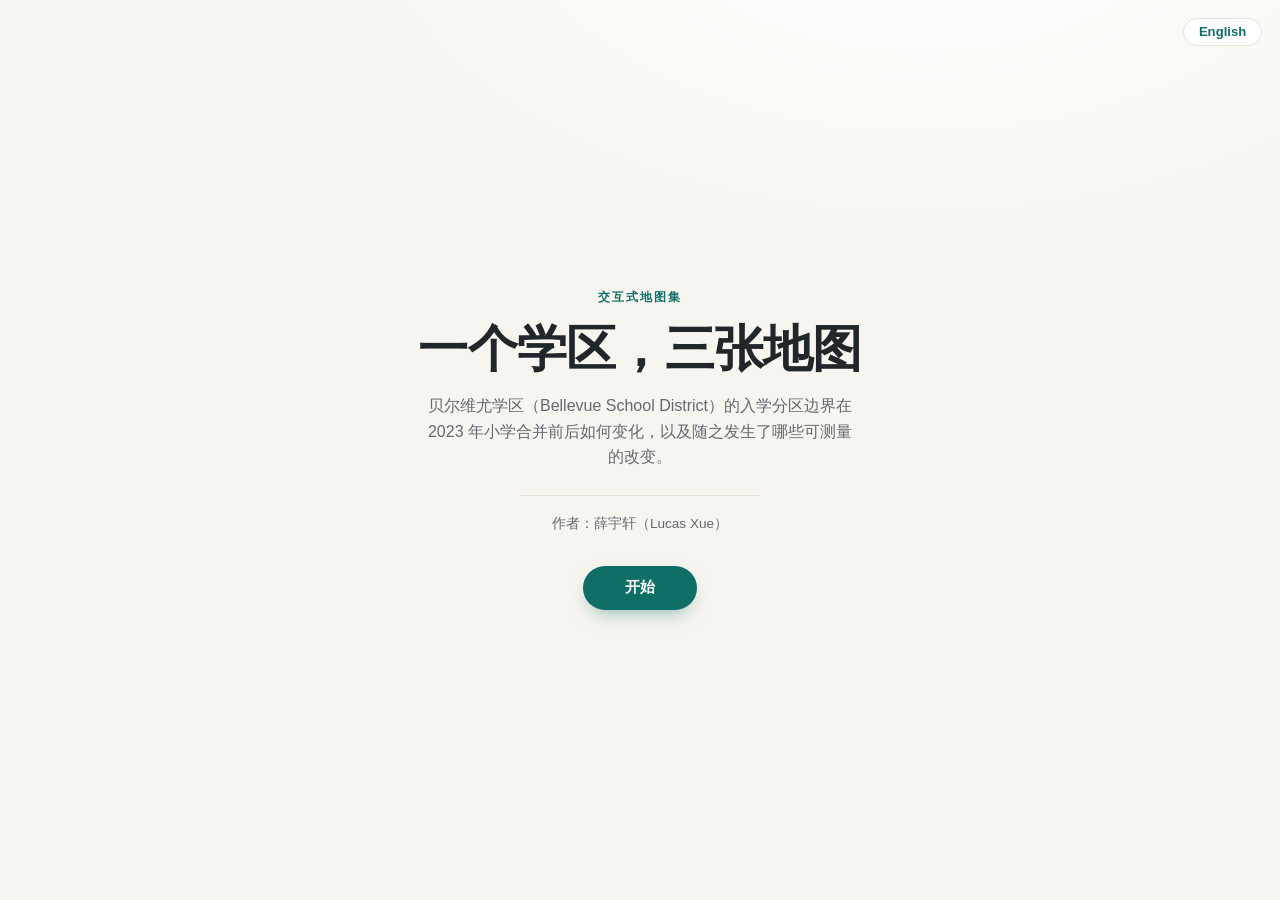
<file: changes.html>
<!DOCTYPE html>
<html lang="en">
<head>
  <meta charset="UTF-8" />
  <meta name="viewport" content="width=device-width, initial-scale=1.0" />
  <link rel="icon" href="favicon.ico" />
  <title>Boundary Changes — Bellevue School District</title>
  <meta name="description" content="Which territory switched elementary schools in Bellevue's 2018 and 2023 rezonings, and what changed for the people living there." />
  <link rel="stylesheet" href="vendor/maplibre-gl.css?v=153" />
  <link rel="stylesheet" href="styles.css?v=153" />
  <script src="vendor/maplibre-gl-csp.js?v=153"></script>
</head>
<body class="chg-page">
  <div id="map"></div>

  <!-- top-left: back + tabs -->
  <div class="tabs-launcher">
    <button class="tabs-btn" id="tabs-btn" aria-expanded="false" aria-haspopup="true"><span data-i18n="moretabs">More tabs</span> <span class="tabs-caret">&#9662;</span></button>
    <div class="tabs-menu" id="tabs-menu" hidden>
      <a class="tabs-item tabs-link" href="index.html" data-i18n="nav_map">Map tool</a>
      <a class="tabs-item tabs-link" href="analysis.html" data-i18n="nav_analysis">Analysis</a>
      <a class="tabs-item tabs-link" href="methods.html" data-i18n="nav_methods">Methods &amp; sources</a>
      <a class="tabs-item tabs-link" href="definitions.html" data-i18n="nav_defs">Definitions &amp; references</a>
    </div>
  </div>
  <div class="chg-title" data-i18n="title_chg">Boundary changes</div>

  <!-- bottom-center: era slider -->
  <div class="chg-slider-wrap panel">
    <div class="chg-gap-labels">
      <button class="chg-gap" id="gap-2018" data-i18n="gap18">2018 rezoning</button>
      <button class="chg-gap" id="gap-2023" data-i18n="gap23">2023 consolidation</button>
    </div>
    <input type="range" id="era-slider" min="0" max="200" step="1" value="200" aria-label="Boundary era" />
    <div class="chg-stops">
      <span data-i18n="st_a">pre-2018</span><span data-i18n="st_b">2018&ndash;2023</span><span data-i18n="st_c">2023&ndash;now</span>
    </div>
    <div class="chg-slider-foot">
      <button class="chg-replay" id="replay-btn" title="Replay the change animation" data-i18n="replay">&#8635; Replay</button>
      <span class="pin-mode seg-sm chg-unit-seg"><button class="pin-mode-btn chg-unit-btn" data-unit="mi">mi</button><button class="pin-mode-btn chg-unit-btn" data-unit="km">km</button></span>
      <button class="chg-replay" id="panel-lang" title="Switch language">中文</button>
    </div>
  </div>

  <!-- right: summary / detail panel -->
  <aside class="panel panel-detail chg-panel" id="detail-panel">
    <div id="detail-body"></div>
  </aside>

  <!-- lower-left stack: personal pin controls above the map key -->
  <div class="chg-left-stack">
    <div class="chg-pin-panel panel">
      <span class="control-label" data-i18n="chg_addr">What changed for my address?</span>
      <div class="addr-row">
        <input type="text" id="pin-addr" data-i18n-ph="ph_addr2" placeholder="Type an address&hellip;" />
        <button id="pin-addr-go" title="Find the address and drop the pin" data-i18n="go">Go</button>
      </div>
      <button class="pin-btn ghost" id="pin-btn" data-i18n="pin_click">&hellip;or click the map to place a pin</button>
    </div>
    <div class="chg-key panel">
      <div id="chg-key-flows"></div>
      <div class="chg-key-row"><span class="ghost-pin ghost-open chg-key-pin">✦</span> <span data-i18n="key_open">school opened</span></div>
      <div class="chg-key-row"><span class="ghost-pin chg-key-pin">×</span> <span data-i18n="key_close">school closed</span></div>
    </div>
  </div>

  <!-- Entry screens + shared language state (injected; shown on fresh entry only) -->
  <script src="intro.js?v=153"></script>

  <!-- API keys live in config.js: the one place to replace them (see README) -->
  <script src="config.js?v=153"></script>
  <script src="keys.js?v=153"></script>

  <script>
    const MAPTILER_KEY = window.BSD_KEYS.maptiler;
    const DATA_VER = "152";

    /* ---- in-place Chinese for the dynamic panels (same pattern as the map tool) ---- */
    const isZH = () => (localStorage.getItem("bsd_lang") || "en") === "zh";
    const ZHD = {
      "Advanced Learning": "高阶学习项目",
      "Olympic program": "Olympic 项目",
      "Jing Mei (school moved)": "Jing Mei（学校迁址）",
      "Wilburton building": "Wilburton 校舍",
      "Opened fall 2018 to relieve elementary overcrowding; its zone was assembled from neighboring zones.":
        "2018 年秋开办，以缓解小学拥挤；其分区由周边分区各划一块拼成。",
      "Opened fall 2018; closed June 2023 in the consolidation. Final-year enrollment 351 (2022-23), capacity 650. The building now houses Jing Mei Elementary.":
        "2018 年秋开办；2023 年 6 月在合并中关闭。最后一学年在校 351 人（2022–23），容量 650。校舍现为 Jing Mei 小学使用。",
      "Closed June 2023 in the consolidation. Final-year enrollment 278 (2022-23), capacity 529. Hosted the Olympic program, which moved to Spiritridge.":
        "2023 年 6 月在合并中关闭。最后一学年在校 278 人（2022–23），容量 529。曾设 Olympic 项目，该项目迁至 Spiritridge。",
      "Polsby-Popper (shape)": "Polsby–Popper（形状）",
      "Utilization": "使用率", "Mix gap": "构成差距", "Avg drive to school": "到校平均驾车",
      "Road distance": "道路距离", "Driving time": "驾车时间", "Walking time": "步行时间",
      "Dual-language immersion": "双语沉浸项目", "Site-based special ed": "定点特殊教育",
      "White": "白人", "Asian": "亚裔", "Hispanic": "西语裔", "Black": "非裔"
    };
    const T = s => { if (!isZH()) return s; const v = ZHD[s]; return v != null ? v : s; };
    /* ---- distance units: mi (default, US) or km; shared with the map tool via localStorage ---- */
    const KM_PER_MI = 1.609344;
    let distUnit = localStorage.getItem("bsd_dist_unit") || "mi";
    const uConv = km => distUnit === "mi" ? km / KM_PER_MI : km;
    const uName = () => distUnit;
    const uNameZh = () => distUnit === "mi" ? "英里" : "公里";
    const uNum = km => { const v = uConv(km); return v < 1 ? v.toFixed(2) : v.toFixed(1); };
    const uAreaStr = km2 => distUnit === "km" ? km2 : ((v => v < 10 ? v.toFixed(2) : v.toFixed(1))(km2 / (KM_PER_MI * KM_PER_MI)));
    const uAreaLbl = () => distUnit === "mi" ? "mi&sup2;" : "km&sup2;";
    const TIMELINES_ZH = {
      "2023": [
        ["2022 年 10 月", "学区发布合并分析（《Planning for the Future》报告）。"],
        ["2023 年 2 月 9 日", "临时督学建议关闭三所学校；Ardmore 后经社区争取被保留。"],
        ["2023 年 3 月 16 日", "委员会表决关闭 Wilburton 和 Eastgate（3 票赞成，2 票弃权）。"],
        ["2023 年 6 月", "两校的最后一个上学日。"],
        ["2023 年秋", "新的小学入学分区生效。"]
      ],
      "2018": [
        ["2016 年 8 月", "委员会批准新学校的入学地图，由社区咨询委员会参与绘制。"],
        ["2016–2018", "为缓解小学拥挤而建设 Wilburton 小学。"],
        ["2018 年 9 月", "Wilburton 开学；其分区由周边分区各划一块拼成。"]
      ]
    };

    if (typeof maplibregl !== "undefined") {
      // strict-CSP hosts (e.g. Railway) block blob: workers; use the same-origin worker file
      maplibregl.setWorkerUrl("vendor/maplibre-gl-csp-worker.js?v=153");
    }
    if (typeof maplibregl === "undefined") {
      document.getElementById("map").innerHTML =
        '<div class="map-error">Map library failed to load. Serve this folder over http and confirm <code>vendor/maplibre-gl.js</code> exists.</div>';
      throw new Error("maplibregl not loaded");
    }

    /* ---------- tabs menu ---------- */
    (function () {
      const btn = document.getElementById("tabs-btn");
      const menu = document.getElementById("tabs-menu");
      const setOpen = (open) => { menu.hidden = !open; btn.setAttribute("aria-expanded", String(open)); };
      btn.addEventListener("click", (e) => { e.stopPropagation(); setOpen(menu.hidden); });
      document.addEventListener("click", (e) => { if (!menu.hidden && !menu.contains(e.target)) setOpen(false); });
      document.addEventListener("keydown", (e) => { if (e.key === "Escape" && !menu.hidden) setOpen(false); });
    })();

    /* ---------- constants ---------- */
    // categorical receiving-school palette (no good/bad valence intended or implied)
    const RECEIVER_COLORS = {
      "Enatai": "#4c78a8", "Clyde Hill": "#e28743", "Spiritridge": "#8e6bb3",
      "Wilburton": "#548f9e", "Phantom Lake": "#b06994"
    };
    const FALLBACK_COLORS = ["#4c78a8", "#e28743", "#8e6bb3", "#548f9e", "#b06994", "#7f8c5a"];
    const GHOST_GREY = "#7d848a";

    const TIMELINES = {
      "2023": [
        ["Oct 2022", "District publishes its consolidation analysis (the “Planning for the Future” report)."],
        ["Feb 9, 2023", "Interim superintendent recommends closing three schools; Ardmore is later spared after community pushback."],
        ["Mar 16, 2023", "School board votes to close Wilburton and Eastgate (3 yes, 2 abstentions)."],
        ["June 2023", "Final school day at both schools."],
        ["Fall 2023", "New elementary attendance zones take effect."]
      ],
      "2018": [
        ["Aug 2016", "Board approves the new school's attendance map, drawn with a community advisory committee."],
        ["2016–2018", "Wilburton Elementary is built to relieve elementary overcrowding."],
        ["Sep 2018", "Wilburton opens; a new zone for it is assembled from neighboring zones."]
      ]
    };

    const fmt1 = (v) => v == null ? "—" : (Math.round(v * 10) / 10).toLocaleString();
    const esc = (s) => String(s).replace(/&/g, "&amp;").replace(/</g, "&lt;");

    /* ---------- map ---------- */
    const map = new maplibregl.Map({
      container: "map",
      style: `https://api.maptiler.com/maps/dataviz/style.json?key=${MAPTILER_KEY}`,
      center: [-122.155, 47.585], zoom: 11.4, attributionControl: { compact: true }
    });
    map.addControl(new maplibregl.NavigationControl({ visualizePitch: false }), "top-left");

    const getJSON = (u) => fetch(u).then(r => { if (!r.ok) throw new Error(u); return r.json(); });

    let DATA = null;              // { zones:{a,b,c}, district, changes:{ "2018","2023" }, flows, schoolXY }
    let activeEvent = "2023";
    let selectedPiece = null;     // "from|to"
    let ghostMarkers = [];
    let revealTimer = null;

    /* curved arrow helpers */
    function arrowCurve(a, b, bend) {
      const mx = (a[0] + b[0]) / 2, my = (a[1] + b[1]) / 2;
      const dx = b[0] - a[0], dy = b[1] - a[1];
      const cx = mx - dy * bend, cy = my + dx * bend;
      const pts = [];
      for (let i = 0; i <= 32; i++) {
        const t = i / 32, u = 1 - t;
        pts.push([u * u * a[0] + 2 * u * t * cx + t * t * b[0],
                  u * u * a[1] + 2 * u * t * cy + t * t * b[1]]);
      }
      return pts;
    }
    function withMidBarbs(pts) {
      // V arrowhead at the MIDDLE of the curve (an end arrowhead reads as a
      // directionless curve when several arrows converge on one school)
      const mid = pts[16];
      const scale = Math.cos(mid[1] * Math.PI / 180);
      let dx = (pts[17][0] - pts[15][0]) * scale, dy = pts[17][1] - pts[15][1];
      const n = Math.hypot(dx, dy) || 1e-9;
      dx /= n; dy /= n;
      const L = Math.hypot((pts[0][0] - pts[32][0]) * scale, pts[0][1] - pts[32][1]) * 0.10;
      const barb = (ang) => {
        const c = Math.cos(ang), s = Math.sin(ang);
        const bx = -(dx * c - dy * s), by = -(dx * s + dy * c);
        return [mid[0] + bx * L / scale, mid[1] + by * L];
      };
      return pts.slice(0, 17).concat([barb(0.6), mid, barb(-0.6), mid], pts.slice(17));
    }
    // stagger label anchors along the curve so nearby arrows' labels don't stack
    // (endpoints carry school names, midpoint 16 carries the arrowhead)
    const LABEL_AT = [10, 20, 14, 12, 22];
    // per-event tweaks: 2018's Enatai→Wilburton label (idx 1) anchors early on the
    // curve, toward Enatai, so it clears the "Wilburton" school-name label
    const LABEL_AT_OVERRIDE = { "2018": { 1: 7 } };
    const labelAt = (ev, idx) => (LABEL_AT_OVERRIDE[ev] && LABEL_AT_OVERRIDE[ev][idx] != null)
      ? LABEL_AT_OVERRIDE[ev][idx] : LABEL_AT[idx % LABEL_AT.length];
    // float the label OFF the curve: push it perpendicular, on the outside of
    // the bend, by 12% of the chord — clear of both the line and the barbs
    function labelAnchor(pts, i) {
      const a = pts[0], b = pts[32], p = pts[i];
      const scale = Math.cos(p[1] * Math.PI / 180);
      let cx = (b[0] - a[0]) * scale, cy = b[1] - a[1];
      const cl = Math.hypot(cx, cy) || 1e-9; cx /= cl; cy /= cl;
      let vx = (p[0] - a[0]) * scale, vy = p[1] - a[1];
      const t = vx * cx + vy * cy;
      let nx = vx - t * cx, ny = vy - t * cy;
      const nl = Math.hypot(nx, ny);
      if (nl < 1e-12) { nx = -cy; ny = cx; } else { nx /= nl; ny /= nl; }
      const d = cl * 0.12;
      return [p[0] + nx * d / scale, p[1] + ny * d];
    }

    function receiverColor(name, i) {
      return RECEIVER_COLORS[name] || FALLBACK_COLORS[i % FALLBACK_COLORS.length];
    }

    function buildArrowData(ev) {
      const info = DATA.flows[ev];
      const lines = [], labels = [];
      let idx = 0;
      info.flows.forEach((f, i) => {
        if (!f.from_xy || !f.to_xy) return;
        const pts = arrowCurve(f.from_xy, f.to_xy, 0.18);
        const col = receiverColor(f.to, i);
        lines.push({ type: "Feature", properties: { idx, kind: "flow", color: col }, geometry: { type: "LineString", coordinates: withMidBarbs(pts) } });
        labels.push({ type: "Feature", properties: { idx, kind: "flow", color: col, label: `≈ ${f.kids.toLocaleString()}` }, geometry: { type: "Point", coordinates: labelAnchor(pts, labelAt(ev, idx)) } });
        idx++;
      });
      (info.program_moves || []).forEach((m) => {
        if (!m.from_xy || !m.to_xy) return;
        const pts = arrowCurve(m.from_xy, m.to_xy, -0.22);
        lines.push({ type: "Feature", properties: { idx, kind: "prog", color: GHOST_GREY }, geometry: { type: "LineString", coordinates: withMidBarbs(pts) } });
        labels.push({ type: "Feature", properties: { idx, kind: "prog", color: GHOST_GREY, label: m.label }, geometry: { type: "Point", coordinates: labelAnchor(pts, labelAt(ev, idx)) } });
        idx++;
      });
      return { lines: fc(lines), labels: fc(labels), count: idx };
    }

    function buildSchoolLabels(ev) {
      // name every school involved in this event (endpoints, closures, openings)
      const info = DATA.flows[ev];
      const seen = {};
      info.flows.forEach(f => {
        if (f.from_xy) seen[f.from] = f.from_xy;
        if (f.to_xy) seen[f.to] = f.to_xy;
      });
      (info.ghosts || []).forEach(g => { seen[g.name.replace(" Elementary", "")] = g.xy; });
      (info.opened || []).forEach(g => { seen[g.name.replace(" Elementary", "")] = g.xy; });
      return fc(Object.entries(seen).map(([name, xy]) =>
        ({ type: "Feature", properties: { name }, geometry: { type: "Point", coordinates: xy } })));
    }
    const fc = (features) => ({ type: "FeatureCollection", features });

    /* ---------- layer setup ---------- */
    function addLayers() {
      map.addSource("district", { type: "geojson", data: DATA.district });
      map.addLayer({ id: "district-line", type: "line", source: "district",
        paint: { "line-color": "#21262b", "line-width": 2.2 } });

      for (const st of ["a", "b", "c"]) {
        map.addSource(`zones-${st}`, { type: "geojson", data: DATA.zones[st] });
        map.addLayer({ id: `zones-${st}-line`, type: "line", source: `zones-${st}`,
          paint: { "line-color": "#21262b", "line-width": 1.1, "line-opacity": st === "c" ? 1 : 0 } });
        // invisible hit layer so the personal pin can ask "which zone am I in?"
        map.addLayer({ id: `zones-${st}-qfill`, type: "fill", source: `zones-${st}`,
          paint: { "fill-opacity": 0 } }, `zones-${st}-line`);
      }

      for (const ev of ["2018", "2023"]) {
        const src = `pieces-${ev}`;
        map.addSource(src, { type: "geojson", data: DATA.changes[ev] });
        const colorExpr = ["match", ["get", "to"]];
        const seen = new Set();
        DATA.changes[ev].features.forEach((f, i) => {
          const to = f.properties.to;
          if (!seen.has(to)) { seen.add(to); colorExpr.push(to, receiverColor(to, seen.size - 1)); }
        });
        colorExpr.push("#888888");
        map.addLayer({ id: `${src}-fill`, type: "fill", source: src,
          paint: { "fill-color": colorExpr, "fill-opacity": 0 } }, "district-line");
        map.addLayer({ id: `${src}-outline`, type: "line", source: src,
          paint: { "line-color": colorExpr, "line-width": 2, "line-opacity": 0 } });
        map.on("click", `${src}-fill`, (e) => {
          if (ev !== activeEvent || placingPin) return;
          const p = e.features[0].properties;
          openPieceDetail(p);
          e.preventDefault && e.preventDefault();
        });
        map.on("mouseenter", `${src}-fill`, () => { if (ev === activeEvent) map.getCanvas().style.cursor = "pointer"; });
        map.on("mouseleave", `${src}-fill`, () => { map.getCanvas().style.cursor = ""; });
      }

      /* arrows (one set of sources, refilled per event) */
      map.addSource("arrow-lines", { type: "geojson", data: fc([]) });
      map.addSource("arrow-labels", { type: "geojson", data: fc([]) });
      map.addLayer({ id: "arrow-line-flow", type: "line", source: "arrow-lines",
        filter: ["==", ["get", "kind"], "flow"],
        paint: { "line-color": ["get", "color"], "line-width": 3.2, "line-opacity": 0.9 } });
      map.addLayer({ id: "arrow-line-prog", type: "line", source: "arrow-lines",
        filter: ["==", ["get", "kind"], "prog"],
        paint: { "line-color": ["get", "color"], "line-width": 2, "line-opacity": 0.85, "line-dasharray": [2.2, 1.8] } });
      map.addLayer({ id: "arrow-label", type: "symbol", source: "arrow-labels",
        layout: { "text-field": ["get", "label"], "text-size": 11.5,
                  "text-font": ["Open Sans Semibold", "Arial Unicode MS Bold"],
                  "text-allow-overlap": true, "text-ignore-placement": true },
        paint: { "text-color": ["get", "color"], "text-halo-color": "#ffffff", "text-halo-width": 1.6 } });

      /* names of the schools involved in the active event */
      map.addSource("school-labels", { type: "geojson", data: fc([]) });
      map.addLayer({ id: "school-name", type: "symbol", source: "school-labels",
        layout: { "text-field": ["get", "name"], "text-size": 12,
                  "text-font": ["Open Sans Semibold", "Arial Unicode MS Bold"],
                  "text-offset": [0, 1.15], "text-anchor": "top",
                  "text-allow-overlap": true, "text-ignore-placement": true },
        paint: { "text-color": "#21262b", "text-halo-color": "#ffffff", "text-halo-width": 1.8 } });

    }

    /* ---------- slider / era state ---------- */
    const slider = document.getElementById("era-slider");

    function applySlider(t) {
      const oa = Math.max(0, 1 - t / 100);
      const ob = 1 - Math.abs(t - 100) / 100;
      const oc = Math.max(0, (t - 100) / 100);
      map.setPaintProperty("zones-a-line", "line-opacity", oa);
      map.setPaintProperty("zones-b-line", "line-opacity", ob);
      map.setPaintProperty("zones-c-line", "line-opacity", oc);
      const ev = t < 100 ? "2018" : t > 100 ? "2023" : activeEvent;
      if (ev !== activeEvent) setEvent(ev, { keepSlider: true });
    }
    slider.addEventListener("input", () => applySlider(+slider.value));

    document.getElementById("gap-2018").addEventListener("click", () => { setEvent("2018"); glideTo(100, 40); });
    document.getElementById("gap-2023").addEventListener("click", () => { setEvent("2023"); glideTo(200, 140); });

    function glideTo(target, from) {
      const start = from != null ? from : +slider.value;
      const t0 = performance.now(), dur = 900;
      function step(now) {
        const k = Math.min(1, (now - t0) / dur);
        const v = start + (target - start) * (k < 0.5 ? 2 * k * k : 1 - Math.pow(-2 * k + 2, 2) / 2);
        slider.value = v; applySlider(v);
        if (k < 1) requestAnimationFrame(step);
      }
      requestAnimationFrame(step);
    }

    function setEvent(ev, opts = {}) {
      activeEvent = ev;
      selectedPiece = null;
      for (const e2 of ["2018", "2023"]) {
        const on = e2 === ev;
        map.setPaintProperty(`pieces-${e2}-fill`, "fill-opacity", on ? 0.42 : 0);
        map.setPaintProperty(`pieces-${e2}-outline`, "line-opacity", on ? 0.9 : 0);
      }
      showArrows(ev, /*instant*/ true);
      map.getSource("school-labels").setData(buildSchoolLabels(ev));
      renderKey(ev);
      placeGhosts(ev);
      if (typeof userPin !== "undefined" && userPin) updatePinPopup(false);
      renderSummary(ev);
      document.getElementById("gap-2018").classList.toggle("on", ev === "2018");
      document.getElementById("gap-2023").classList.toggle("on", ev === "2023");
      if (!opts.keepSlider) { /* caller moves the slider */ }
    }

    function showArrows(ev, instant) {
      if (revealTimer) { clearInterval(revealTimer); revealTimer = null; }
      const d = buildArrowData(ev);
      map.getSource("arrow-lines").setData(d.lines);
      map.getSource("arrow-labels").setData(d.labels);
      const layers = ["arrow-line-flow", "arrow-line-prog", "arrow-label"];
      if (instant) {
        layers.forEach(l => map.setFilter(l, baseFilter(l)));
        return d.count;
      }
      layers.forEach(l => map.setFilter(l, ["all", baseFilter(l), ["<", ["get", "idx"], 0]]));
      let n = 0;
      revealTimer = setInterval(() => {
        n++;
        layers.forEach(l => map.setFilter(l, ["all", baseFilter(l), ["<", ["get", "idx"], n]]));
        if (n >= d.count) { clearInterval(revealTimer); revealTimer = null; }
      }, 550);
      return d.count;
    }
    function baseFilter(layer) {
      if (layer === "arrow-line-flow") return ["==", ["get", "kind"], "flow"];
      if (layer === "arrow-line-prog") return ["==", ["get", "kind"], "prog"];
      return ["boolean", true];
    }

    /* ---------- map key (lower left) ---------- */
    function renderKey(ev) {
      const info = DATA.flows[ev];
      const seen = new Set();
      const rows = [];
      info.flows.forEach((f, i) => {
        if (seen.has(f.to)) return;
        seen.add(f.to);
        rows.push(`<div class="chg-key-row"><span class="chg-swatch" style="background:${receiverColor(f.to, i)}"></span> ${isZH() ? `划入 ${esc(f.to)}` : `moved to ${esc(f.to)}`}</div>`);
      });
      rows.push(`<div class="chg-key-note">${isZH() ? "≈ 数字 = 居住在改划区域内的儿童（5–17 岁）" : "≈ numbers = children (5–17) living in the moved area"}</div>`);
      document.getElementById("chg-key-flows").innerHTML = rows.join("");
    }

    /* ---------- ghost pins ---------- */
    function ghostEl(opened) {
      const el = document.createElement("div");
      el.className = "ghost-pin" + (opened ? " ghost-open" : "");
      el.innerHTML = opened ? "✦" : "×";
      return el;
    }
    function placeGhosts(ev) {
      ghostMarkers.forEach(m => m.remove());
      ghostMarkers = [];
      const info = DATA.flows[ev];
      (info.ghosts || []).forEach(g => {
        const mk = new maplibregl.Marker({ element: ghostEl(false), anchor: "center" })
          .setLngLat(g.xy)
          .setPopup(new maplibregl.Popup({ offset: 14, maxWidth: "300px" })
            .setHTML(`<div class="chg-pop"><b>${esc(g.name)}</b> <span class="chg-closed-tag">${isZH() ? "已关闭" : "closed"}</span><br/>${esc(T(g.note))}</div>`))
          .addTo(map);
        mk.getElement().addEventListener("click", () => mk.togglePopup());
        ghostMarkers.push(mk);
      });
      (info.opened || []).forEach(g => {
        const mk = new maplibregl.Marker({ element: ghostEl(true), anchor: "center" })
          .setLngLat(g.xy)
          .setPopup(new maplibregl.Popup({ offset: 14, maxWidth: "300px" })
            .setHTML(`<div class="chg-pop"><b>${esc(g.name)}</b> <span class="chg-open-tag">${isZH() ? "新开办" : "opened"}</span><br/>${esc(T(g.note))}</div>`))
          .addTo(map);
        mk.getElement().addEventListener("click", () => mk.togglePopup());
        ghostMarkers.push(mk);
      });
    }

    /* ---------- affected-zone metrics (curated before/after set) ---------- */
    const EVENT_ERAS = { "2018": ["a", "b"], "2023": ["b", "c"] };
    let azSelected = null;

    function zoneProps(state, name) {
      const ft = DATA.zones[state].features.find(f => f.properties.name === name);
      return ft ? ft.properties : null;
    }
    function zoneMetrics(p) {
      return {
        pp: p.polsby_popper,
        util: p.cap && p.cap.utilization != null ? p.cap.utilization : null,
        mix: p.mix_gap,
        drive: p.travel && p.travel.road && p.travel.road.min ? p.travel.road.min.avg : null
      };
    }
    function affectedZones(ev) {
      const names = [];
      DATA.flows[ev].flows.forEach(f => [f.from, f.to].forEach(n => { if (!names.includes(n)) names.push(n); }));
      return names;
    }
    const fmt3 = (v) => v == null ? "—" : (+v).toFixed(3);
    const AZ_ROWS = [
      ["Polsby-Popper (shape)", (m) => fmt3(m.pp)],
      ["Utilization", (m) => m.util == null ? "—" : Math.round(m.util) + "%"],
      ["Mix gap", (m) => fmt3(m.mix)],
      ["Avg drive to school", (m) => m.drive == null ? "—" : fmt1(m.drive) + " min"]
    ];   // labels pass through T() at render time

    function renderAZBody(ev, name) {
      const [bs, as] = EVENT_ERAS[ev];
      const pb = zoneProps(bs, name), pa = zoneProps(as, name);
      const el = document.getElementById("chg-az-body");
      if (!el) return;
      if (pb && !pa) {
        const m = zoneMetrics(pb);
        el.innerHTML = `<p class="chg-az-note">${isZH() ? "该分区在这次变更中<b>被关闭</b>。其最后一个时期的数字：" : "This zone <b>closed</b> in the change. Its last-era numbers:"}</p>` +
          AZ_ROWS.map(([lbl, fn]) => `<div class="chg-pair"><span>${T(lbl)}</span><b>${fn(m)}</b></div>`).join("");
      } else if (!pb && pa) {
        const m = zoneMetrics(pa);
        el.innerHTML = `<p class="chg-az-note">${isZH() ? "该分区由这次变更<b>新设立</b>。其第一个时期的数字：" : "This zone was <b>newly created</b> by the change. Its first-era numbers:"}</p>` +
          AZ_ROWS.map(([lbl, fn]) => `<div class="chg-pair"><span>${T(lbl)}</span><b>${fn(m)}</b></div>`).join("");
      } else if (pb && pa) {
        const mb = zoneMetrics(pb), ma = zoneMetrics(pa);
        el.innerHTML = AZ_ROWS.map(([lbl, fn]) =>
          `<div class="chg-pair"><span>${T(lbl)}</span><b>${fn(mb)} <span class="chg-arrow">&rarr;</span> ${fn(ma)}</b></div>`).join("");
      } else {
        el.innerHTML = "";
      }
    }

    function azSection(ev) {
      const names = affectedZones(ev);
      if (!names.length) return "";
      if (!azSelected || !names.includes(azSelected)) azSelected = DATA.flows[ev].flows[0].to;
      const chips = names.map(n =>
        `<button class="chg-az-chip${n === azSelected ? " on" : ""}" data-zone="${esc(n)}">${esc(n)}</button>`).join("");
      return isZH() ? `
        <h3 class="chg-h3">受影响的分区 <span class="chg-hint">（变更前 &rarr; 后）</span></h3>
        <div class="chg-az-chips">${chips}</div>
        <div id="chg-az-body"></div>
        <p class="chg-az-links">每个影响类别各取一个数字；使用率用各时期自己的在校人数。
        每个分区的全部指标都在<a class="tabs-link" href="index.html">地图工具</a>里
        （其"图表模式"可自行对比）。</p>` : `
        <h3 class="chg-h3">Affected zones <span class="chg-hint">(before &rarr; after)</span></h3>
        <div class="chg-az-chips">${chips}</div>
        <div id="chg-az-body"></div>
        <p class="chg-az-links">One number per impact family; utilization uses each era's own enrollment.
        Every metric for every zone lives in the <a class="tabs-link" href="index.html">Map tool</a>
        (and its Graph mode, for your own comparisons).</p>`;
    }

    /* ---------- panel rendering ---------- */
    const body = document.getElementById("detail-body");

    function pairRow(label, before, after, unit) {
      const conv = unit === " km" && distUnit === "mi";
      const fv = v => v == null ? "—" : (conv ? uNum(v) : fmt1(v));
      const ul = unit === " km" ? " " + uName() : unit;
      return `<div class="chg-pair"><span>${label}</span>
        <b>${fv(before)}${ul} <span class="chg-arrow">&rarr;</span> ${fv(after)}${ul}</b></div>`;
    }

    function renderSummary(ev) {
      const info = DATA.flows[ev];
      const tl = (isZH() ? TIMELINES_ZH : TIMELINES)[ev].map(([d, t]) =>
        `<div class="chg-tl-row"><span class="chg-tl-date">${d}</span><span>${t}</span></div>`).join("");
      const flows = info.flows.map((f, i) =>
        `<button class="chg-flow-row" data-i="${i}">
           <span class="chg-dot" style="background:${receiverColor(f.to, i)}"></span>
           <span class="chg-flow-names">${esc(f.from)} &rarr; ${esc(f.to)}</span>
           <span class="chg-flow-kids">≈ ${f.kids.toLocaleString()} ${isZH() ? "名儿童" : "children"}</span>
         </button>`).join("");
      const progs = (info.program_moves || []).map(m =>
        `<div class="chg-prog-row">${esc(T(m.label))}: ${esc(m.from)} &rarr; ${esc(T(m.to))}</div>`).join("");
      const caveat2018 = ev === "2018"
        ? `<p class="chg-caveat">${isZH() ? "2018 年前的边界来自另一个（联邦）数据源，具体边缘是近似的；极小的碎片已被过滤。请把这些地块当作接近的估计。" : "Pre-2018 boundaries come from a different (federal) source, so exact edges are approximate; very small slivers were filtered out. Treat these pieces as close estimates."}</p>` : "";
      const zh = isZH();
      body.innerHTML = zh ? `
        <h2 class="chg-h2">${ev === "2023" ? "2023 年合并" : "2018 年重划"}</h2>
        <p class="chg-lede">${ev === "2023"
          ? "Wilburton 和 Eastgate 两所小学关闭，其区域被划给三所邻近学校。有颜色的区域换了学校；浅色区域学校未变。"
          : "Wilburton 小学开办，其分区由周边分区各划一块拼成。有颜色的区域换了学校；浅色区域学校未变。"}</p>
        <div class="chg-totals">
          <div><b>${uAreaStr(info.totals.area_km2)}</b> ${uAreaLbl()} 被改划</div>
          <div><b>≈ ${info.totals.kids.toLocaleString()}</b> 名儿童（5–17 岁）</div>
          <div><b>${info.totals.pieces}</b> 个地块</div>
        </div>
        <h3 class="chg-h3">换了学校的区域 <span class="chg-hint">（数字 = 住在该区域的 5–17 岁儿童；点击行或地图）</span></h3>
        <div class="chg-flows">${flows}</div>
        ${progs ? `<h3 class="chg-h3">项目与学校搬迁</h3>${progs}` : ""}
        ${azSection(ev)}
        <h3 class="chg-h3">时间线</h3>
        <div class="chg-tl">${tl}</div>
        ${caveat2018}
        <p class="chg-note">人口数字使用固定的 2020 年普查快照：它们估计的是住在改划区域内的人，不是在校人数。仅为描述 &mdash; 不含评判。</p>` : `
        <h2 class="chg-h2">${ev === "2023" ? "The 2023 consolidation" : "The 2018 rezoning"}</h2>
        <p class="chg-lede">${ev === "2023"
          ? "Wilburton and Eastgate elementaries closed, and their territory was reassigned to three neighboring schools. Colored areas switched schools; everything pale kept its school."
          : "Wilburton Elementary opened, and a zone for it was assembled from neighboring zones. Colored areas switched schools; everything pale kept its school."}</p>
        <div class="chg-totals">
          <div><b>${uAreaStr(info.totals.area_km2)}</b> ${uAreaLbl()} moved</div>
          <div><b>≈ ${info.totals.kids.toLocaleString()}</b> children (5–17)</div>
          <div><b>${info.totals.pieces}</b> pieces</div>
        </div>
        <h3 class="chg-h3">Territory that switched schools <span class="chg-hint">(counts = children 5–17 living there; click a row or the map)</span></h3>
        <div class="chg-flows">${flows}</div>
        ${progs ? `<h3 class="chg-h3">Program &amp; school moves</h3>${progs}` : ""}
        ${azSection(ev)}
        <h3 class="chg-h3">Timeline</h3>
        <div class="chg-tl">${tl}</div>
        ${caveat2018}
        <p class="chg-note">Population figures use the fixed 2020 census snapshot: they estimate who lives in the moved territory, not enrollment counts. Descriptive only &mdash; no judgment implied.</p>`;
      body.querySelectorAll(".chg-flow-row").forEach(btn => {
        btn.addEventListener("click", () => {
          const f = info.flows[+btn.dataset.i];
          const ft = DATA.changes[ev].features.find(x => x.properties.from === f.from && x.properties.to === f.to);
          if (ft) openPieceDetail(ft.properties, true);
        });
      });
      body.querySelectorAll(".chg-az-chip").forEach(btn => {
        btn.addEventListener("click", () => {
          azSelected = btn.dataset.zone;
          body.querySelectorAll(".chg-az-chip").forEach(b => b.classList.toggle("on", b === btn));
          renderAZBody(ev, azSelected);
        });
      });
      renderAZBody(ev, azSelected);
    }

    function raceBars(race, districtRace) {
      const G = [["w", T("White")], ["a", T("Asian")], ["h", T("Hispanic")], ["b", T("Black")]];
      return G.map(([k, lbl]) => {
        const v = typeof race === "string" ? JSON.parse(race)[k] : race[k];
        const d = districtRace[k];
        if (v == null) return "";
        return `<div class="chg-race-row"><span class="chg-race-lbl">${lbl}</span>
          <div class="chg-race-track"><div class="chg-race-bar" style="width:${Math.min(100, v)}%"></div>
          <div class="chg-race-tick" style="left:${Math.min(100, d)}%" title="${isZH() ? `全学区：${d}%` : `district: ${d}%`}"></div></div>
          <b>${v}%</b></div>`;
      }).join("");
    }

    function openPieceDetail(p, fromList) {
      const race = typeof p.race === "string" ? JSON.parse(p.race) : p.race;
      const tb = typeof p.travel_before === "string" ? JSON.parse(p.travel_before) : p.travel_before;
      const ta = typeof p.travel_after === "string" ? JSON.parse(p.travel_after) : p.travel_after;
      const nbhs = typeof p.neighborhoods === "string" ? JSON.parse(p.neighborhoods) : p.neighborhoods;
      let progHTML = "";
      if (p.event === "2023" && p.programs_before) {
        const pb = typeof p.programs_before === "string" ? JSON.parse(p.programs_before) : p.programs_before;
        const pa = typeof p.programs_after === "string" ? JSON.parse(p.programs_after) : p.programs_after;
        const CATS = [["advanced_learning", "Advanced Learning"], ["language_immersion", "Dual-language immersion"], ["special_education", "Site-based special ed"]];
        progHTML = `<h3 class="chg-h3">${isZH() ? `最近项目（道路${uNameZh()}，平均）` : `Nearest program (road ${uName()}, average)`}</h3>` + CATS.map(([k, lbl]) => {
          if (!pb[k] || pb[k].road_km == null) return "";
          return pairRow(T(lbl), pb[k].road_km, pa[k].road_km, " km");
        }).join("");
      }
      const zh = isZH();
      body.innerHTML = zh ? `
        <button class="chg-back" id="chg-back">&larr; 返回 ${p.event === "2023" ? "2023" : "2018"} 年总览</button>
        <h2 class="chg-h2">${esc(p.from)} &rarr; ${esc(p.to)}</h2>
        <p class="chg-lede">这片区域的住户在变更前划归 <b>${esc(p.from)}</b>，变更后划归 <b>${esc(p.to)}</b>。</p>
        <div class="chg-totals">
          <div><b>${uAreaStr(p.area_km2)}</b> ${uAreaLbl()}</div>
          <div><b>≈ ${(+p.kids).toLocaleString()}</b> 名儿童（5–17 岁）</div>
          <div><b>${(+p.pop).toLocaleString()}</b> 名居民</div>
        </div>
        <h3 class="chg-h3">到指定学校的通勤（平均）</h3>
        ${pairRow(T("Road distance"), tb.road_km, ta.road_km, " km")}
        ${pairRow(T("Driving time"), tb.drive_min, ta.drive_min, " min")}
        ${pairRow(T("Walking time"), tb.walk_min, ta.walk_min, " min")}
        ${progHTML}
        <h3 class="chg-h3">谁住在这里 <span class="chg-hint">（2020 年普查；刻度线 = 全学区比例）</span></h3>
        ${raceBars(race, DATA.flows.district_race)}
        ${nbhs && nbhs.length ? `<h3 class="chg-h3">社区</h3><p class="chg-nbhs">${nbhs.map(esc).join(" &middot; ")}</p>` : ""}
        ${p.cross_source === true || p.cross_source === "true" ? `<p class="chg-caveat">2018 年前的边缘是近似的（跨数据源几何）；数字为接近的估计。</p>` : ""}
        <p class="chg-note">平均值按学龄儿童的居住位置加权（2020 年普查街区）。仅为描述 &mdash; 不含评判。</p>` : `
        <button class="chg-back" id="chg-back">&larr; back to ${p.event === "2023" ? "2023" : "2018"} overview</button>
        <h2 class="chg-h2">${esc(p.from)} &rarr; ${esc(p.to)}</h2>
        <p class="chg-lede">Homes in this area were zoned to <b>${esc(p.from)}</b> before and <b>${esc(p.to)}</b> after the change.</p>
        <div class="chg-totals">
          <div><b>${uAreaStr(p.area_km2)}</b> ${uAreaLbl()}</div>
          <div><b>≈ ${(+p.kids).toLocaleString()}</b> children (5–17)</div>
          <div><b>${(+p.pop).toLocaleString()}</b> residents</div>
        </div>
        <h3 class="chg-h3">Travel to the assigned school (average)</h3>
        ${pairRow("Road distance", tb.road_km, ta.road_km, " km")}
        ${pairRow("Driving time", tb.drive_min, ta.drive_min, " min")}
        ${pairRow("Walking time", tb.walk_min, ta.walk_min, " min")}
        ${progHTML}
        <h3 class="chg-h3">Who lives here <span class="chg-hint">(2020 census; tick = district share)</span></h3>
        ${raceBars(race, DATA.flows.district_race)}
        ${nbhs && nbhs.length ? `<h3 class="chg-h3">Neighborhoods</h3><p class="chg-nbhs">${nbhs.map(esc).join(" &middot; ")}</p>` : ""}
        ${p.cross_source === true || p.cross_source === "true" ? `<p class="chg-caveat">Pre-2018 edges are approximate (cross-source geometry); figures are close estimates.</p>` : ""}
        <p class="chg-note">Averages are weighted by where school-age children live (2020 census blocks). Descriptive only &mdash; no judgment implied.</p>`;
      document.getElementById("chg-back").addEventListener("click", () => renderSummary(activeEvent));
      if (fromList) {
        const ft = DATA.changes[activeEvent].features.find(x => x.properties.from === p.from && x.properties.to === p.to);
        if (ft) {
          const b = new maplibregl.LngLatBounds();
          (function walk(c) { typeof c[0] === "number" ? b.extend(c) : c.forEach(walk); })(ft.geometry.coordinates);
          map.fitBounds(b, { padding: 120, maxZoom: 13.5, duration: 700 });
        }
      }
    }

    /* ---------- personal pin: your own before/after ---------- */
    const ORS_KEY = window.BSD_KEYS.ors;
    let userPin = null, pinResults = null, placingPin = false;
    const pinBtn = document.getElementById("pin-btn");

    const destKey = (xy) => xy[0].toFixed(4) + "," + xy[1].toFixed(4);
    function allDests() {
      const seen = {};
      for (const st of ["a", "b", "c"]) {
        for (const name in DATA.schoolXY[st]) {
          const k = destKey(DATA.schoolXY[st][name]);
          if (!seen[k]) seen[k] = { name: k, c: DATA.schoolXY[st][name] };
        }
      }
      return Object.values(seen);
    }
    async function orsMatrix(profile, pt, dests) {
      try {
        const res = await fetch(`https://api.openrouteservice.org/v2/matrix/${profile}`, {
          method: "POST",
          headers: { "Authorization": ORS_KEY, "Content-Type": "application/json" },
          body: JSON.stringify({
            locations: [pt, ...dests.map(d => d.c)],
            sources: [0], destinations: dests.map((_, i) => i + 1),
            metrics: ["distance", "duration"]
          })
        });
        if (!res.ok) return null;
        const j = await res.json();
        const out = {};
        dests.forEach((d, i) => {
          const dist = j.distances && j.distances[0] && j.distances[0][i];
          const dur = j.durations && j.durations[0] && j.durations[0][i];
          if (dist != null && dur != null) out[d.name] = { km: dist / 1000, min: dur / 60 };
        });
        return out;
      } catch (e) { return null; }
    }
    async function computePin() {
      const ll = userPin.getLngLat();
      const dests = allDests();
      const [drv, wlk] = await Promise.all([
        orsMatrix("driving-car", [ll.lng, ll.lat], dests),
        orsMatrix("foot-walking", [ll.lng, ll.lat], dests)
      ]);
      pinResults = { drive: drv, walk: wlk };
      updatePinPopup(true);
    }
    const pinLookup = (profile, st, name) => {
      const xy = DATA.schoolXY[st][name];
      return xy && pinResults && pinResults[profile] ? pinResults[profile][destKey(xy)] : null;
    };
    function zoneAt(st, ll) {
      const hits = map.queryRenderedFeatures(map.project(ll), { layers: [`zones-${st}-qfill`] });
      return hits.length ? hits[0].properties.name : null;
    }
    function travelLine(st, name) {
      const d = pinLookup("drive", st, name), w = pinLookup("walk", st, name);
      if (!d) return isZH() ? "路线不可用" : "routing unavailable";
      return isZH() ? `驾车 ${fmt1(d.min)} 分钟 &middot; 步行 ${w ? fmt1(w.min) : "—"} 分钟（道路 ${uNum(d.km)} ${uNameZh()}）` : `drive ${fmt1(d.min)} min &middot; walk ${w ? fmt1(w.min) : "—"} min (${uNum(d.km)} ${uName()} road)`;
    }
    function nearestHostMin(st, cat) {
      const hosts = (DATA.flows.program_hosts[st] || {})[cat] || [];
      let best = null;
      hosts.forEach(h => {
        const r = pinResults && pinResults.drive ? pinResults.drive[destKey(h.xy)] : null;
        if (r && (best == null || r.min < best)) best = r.min;
      });
      return best;
    }
    function pinBody() {
      const ev = activeEvent;
      const [bs, as] = EVENT_ERAS[ev];
      const ll = userPin.getLngLat();
      const zb = zoneAt(bs, ll), za = zoneAt(as, ll);
      const zh = isZH();
      const evName = zh ? (ev === "2023" ? "2023 年合并" : "2018 年重划") : (ev === "2023" ? "2023 consolidation" : "2018 rezoning");
      let html = `<div class="chg-pop"><b>${zh ? "这个位置" : "This location"} &mdash; ${evName}</b><div class="chg-pin-rows">`;
      if (!zb && !za) {
        return html + `<div>${zh ? "两个时期都在学区的小学分区之外。" : "Outside the district's elementary zones in both eras."}</div></div></div>`;
      }
      if (zb === za) {
        html += `<div class="chg-pin-row"><span>${zh ? "指定学校" : "Assigned school"}</span><b>${esc(zb || "—")}${zh ? "（未变）" : " (unchanged)"}</b></div>`;
        if (zb) html += `<div class="chg-pin-sub">${travelLine(as, zb)}</div>`;
      } else {
        html += `<div class="chg-pin-row"><span>${zh ? "指定学校" : "Assigned school"}</span><b>${esc(zb || (zh ? "学区外" : "outside district"))} &rarr; ${esc(za || (zh ? "学区外" : "outside district"))}</b></div>`;
        if (zb) html += `<div class="chg-pin-sub">${zh ? "变更前：" : "before: "}${travelLine(bs, zb)}</div>`;
        if (za) html += `<div class="chg-pin-sub">${zh ? "变更后：" : "after: "}${travelLine(as, za)}</div>`;
      }
      if (ev === "2023" && DATA.flows.program_hosts) {
        const CATS = zh
          ? [["advanced_learning", "高阶学习"], ["language_immersion", "沉浸项目"], ["special_education", "定点特教"]]
          : [["advanced_learning", "Advanced Learning"], ["language_immersion", "Immersion"], ["special_education", "Site-based SPED"]];
        const rows = CATS.map(([k, lbl]) => {
          const b = nearestHostMin("b", k), a = nearestHostMin("c", k);
          if (b == null || a == null) return "";
          return `<div class="chg-pin-row"><span>${lbl}${zh ? "（驾车）" : " (drive)"}</span><b>${fmt1(b)} &rarr; ${fmt1(a)} min</b></div>`;
        }).join("");
        if (rows) html += `<div class="chg-pin-head">${zh ? "最近项目，变更前 &rarr; 后" : "Nearest program, before &rarr; after"}</div>` + rows;
      } else if (ev === "2018") {
        html += `<div class="chg-pin-note">${zh ? "2018 年前的项目位置记录不足，无法比较。" : "Program locations before 2018 aren't documented well enough to compare."}</div>`;
      }
      html += `</div><div class="chg-pin-note">${zh ? "时间为不含堵车的典型估计。可拖动图钉移动位置。" : "Times are typical, traffic-free estimates. Drag the pin to move it."}</div></div>`;
      return html;
    }
    function updatePinPopup(open) {
      if (!userPin) return;
      const pop = userPin.getPopup();
      pop.setHTML(pinBody());
      if (open && !pop.isOpen()) userPin.togglePopup();
    }
    function placePinAt(lngLat) {
      if (userPin) { userPin.remove(); userPin = null; pinResults = null; }
      const el = document.createElement("div");
      el.className = "chg-user-pin";
      userPin = new maplibregl.Marker({ element: el, anchor: "center", draggable: true })
        .setLngLat(lngLat)
        .setPopup(new maplibregl.Popup({ offset: 16, closeButton: true, maxWidth: "320px" }).setHTML(`<div class='chg-pop'>${isZH() ? "计算中" : "Calculating"}&hellip;</div>`))
        .addTo(map);
      userPin.togglePopup();
      el.addEventListener("click", (ev2) => { ev2.stopPropagation(); userPin.togglePopup(); });
      userPin.on("dragend", () => { userPin.getPopup().setHTML(`<div class='chg-pop'>${isZH() ? "计算中" : "Calculating"}&hellip;</div>`); computePin(); });
      pinBtn.textContent = isZH() ? "移除图钉" : "Remove pin";
      pinBtn.classList.add("active");
      computePin();
    }
    pinBtn.addEventListener("click", () => {
      if (userPin) {
        userPin.remove(); userPin = null; pinResults = null;
        pinBtn.innerHTML = isZH() ? "……或点击地图放置图钉" : "&hellip;or click the map to place a pin";
        pinBtn.classList.remove("active");
        return;
      }
      placingPin = true;
      pinBtn.textContent = isZH() ? "请点击地图……" : "click the map…";
      map.getCanvas().style.cursor = "crosshair";
      map.once("click", (e) => {
        placingPin = false;
        map.getCanvas().style.cursor = "";
        placePinAt(e.lngLat);
      });
    });

    /* address search -> pin (same geocoder + guards as the map tool) */
    const GEO_BBOX = "-122.35,47.45,-121.98,47.73";
    async function geocodePin() {
      const inp = document.getElementById("pin-addr");
      const q = inp.value.trim();
      if (!q || !DATA) return;
      try {
        const r = await fetch(`https://api.maptiler.com/geocoding/${encodeURIComponent(q)}.json` +
          `?key=${MAPTILER_KEY}&proximity=-122.164,47.6045&bbox=${GEO_BBOX}&limit=1`);
        const j = await r.json();
        let f = j.features && j.features[0];
        // bbox lets huge intersecting features through; require the match's own
        // point to actually be inside our area
        const [bx0, by0, bx1, by1] = GEO_BBOX.split(",").map(Number);
        if (f && !(f.center[0] >= bx0 && f.center[0] <= bx1 && f.center[1] >= by0 && f.center[1] <= by1)) f = null;
        if (!f) { inp.value = ""; inp.placeholder = isZH() ? "贝尔维尤附近无匹配——请输入更完整的地址……" : "No match near Bellevue — try a fuller address…"; return; }
        placePinAt({ lng: f.center[0], lat: f.center[1] });
        map.flyTo({ center: f.center, zoom: Math.max(map.getZoom(), 13), duration: 900 });
        inp.value = ""; inp.placeholder = isZH() ? "输入地址……" : "Type an address…";
      } catch (err) { console.error("geocode failed", err); }
    }
    document.getElementById("pin-addr-go").addEventListener("click", geocodePin);
    document.getElementById("pin-addr").addEventListener("keydown", (e) => { if (e.key === "Enter") geocodePin(); });

    /* live suggestions while typing (Google-Maps style) */
    wireAddrSuggest(document.getElementById("pin-addr"), (f) => {
      placePinAt({ lng: f.center[0], lat: f.center[1] });
      map.flyTo({ center: f.center, zoom: Math.max(map.getZoom(), 13), duration: 900 });
      document.getElementById("pin-addr").value = "";
    });
    function wireAddrSuggest(inputEl, onPick) {
      const box = document.createElement("div");
      box.className = "addr-sug";
      box.hidden = true;
      inputEl.parentElement.style.position = "relative";
      inputEl.parentElement.appendChild(box);
      const [bx0, by0, bx1, by1] = GEO_BBOX.split(",").map(Number);
      let timer = null, seq = 0;
      inputEl.addEventListener("input", () => {
        clearTimeout(timer);
        const q = inputEl.value.trim();
        if (q.length < 3) { box.hidden = true; return; }
        timer = setTimeout(async () => {
          const my = ++seq;
          try {
            const r = await fetch(`https://api.maptiler.com/geocoding/${encodeURIComponent(q)}.json` +
              `?key=${MAPTILER_KEY}&autocomplete=true&proximity=-122.164,47.6045&bbox=${GEO_BBOX}&limit=4`);
            const j = await r.json();
            if (my !== seq) return;
            const feats = (j.features || []).filter(f =>
              f.center[0] >= bx0 && f.center[0] <= bx1 && f.center[1] >= by0 && f.center[1] <= by1);
            box.innerHTML = "";
            if (!feats.length) { box.hidden = true; return; }
            feats.forEach(f => {
              const b = document.createElement("button");
              b.className = "addr-sug-item";
              b.textContent = f.place_name;
              b.addEventListener("mousedown", (ev) => {
                ev.preventDefault();
                seq++;               // invalidate any in-flight fetch so it can't re-show the box
                clearTimeout(timer);
                box.hidden = true;
                onPick(f);
              });
              box.appendChild(b);
            });
            box.hidden = false;
          } catch (err) { box.hidden = true; }
        }, 250);
      });
      inputEl.addEventListener("blur", () => setTimeout(() => { box.hidden = true; }, 150));
    }

    /* ---------- entrance animation ---------- */
    const reduceMotion = window.matchMedia("(prefers-reduced-motion: reduce)").matches;

    function playAnimation(ev) {
      const from = ev === "2023" ? 100 : 0;
      const to = ev === "2023" ? 200 : 100;
      // hide pieces + arrows, set slider to "before"
      map.setPaintProperty(`pieces-${ev}-fill`, "fill-opacity", 0);
      map.setPaintProperty(`pieces-${ev}-outline`, "line-opacity", 0);
      ["arrow-line-flow", "arrow-line-prog", "arrow-label"].forEach(l =>
        map.setFilter(l, ["all", baseFilter(l), ["<", ["get", "idx"], 0]]));
      slider.value = from; applySlider(from);
      setTimeout(() => {
        glideTo(to, from);                                   // boundaries crossfade (~0.9 s)
        setTimeout(() => {                                   // then territory fades in
          map.setPaintProperty(`pieces-${ev}-fill`, "fill-opacity", 0.42);
          map.setPaintProperty(`pieces-${ev}-outline`, "line-opacity", 0.9);
          setTimeout(() => showArrows(ev, false), 500);      // then arrows, one by one
        }, 1000);
      }, 600);
    }

    document.getElementById("replay-btn").addEventListener("click", () => playAnimation(activeEvent));

    /* language switch: re-render the dynamic panels in place */
    function rerenderPanels() {
      if (!DATA) return;
      renderSummary(activeEvent);
      renderKey(activeEvent);
      placeGhosts(activeEvent);
      if (userPin) {
        updatePinPopup(false);
        pinBtn.textContent = isZH() ? "移除图钉" : "Remove pin";
      } else if (!placingPin) {
        pinBtn.innerHTML = isZH() ? "……或点击地图放置图钉" : "&hellip;or click the map to place a pin";
      }
    }
    document.addEventListener("bsd-lang", rerenderPanels);

    /* distance-unit toggle (mi | km) */
    document.querySelectorAll(".chg-unit-btn").forEach(b => {
      b.classList.toggle("on", b.dataset.unit === distUnit);
      b.addEventListener("click", () => {
        if (b.dataset.unit === distUnit) return;
        distUnit = b.dataset.unit;
        localStorage.setItem("bsd_dist_unit", distUnit);
        document.querySelectorAll(".chg-unit-btn").forEach(x => x.classList.toggle("on", x.dataset.unit === distUnit));
        rerenderPanels();
      });
    });

    /* ---------- boot ---------- */
    async function boot() {
      const V = `?v=${DATA_VER}`;
      const [district, za, zb, zc, c18, c23, flows, sa, sb, sc] = await Promise.all([
        getJSON(`data/bellevue_district.geojson${V}`),
        getJSON(`data/bellevue_a_elementary_zones.geojson${V}`),
        getJSON(`data/bellevue_b_elementary_zones.geojson${V}`),
        getJSON(`data/bellevue_elementary_zones.geojson${V}`),
        getJSON(`data/changes_2018.geojson${V}`),
        getJSON(`data/changes_2023.geojson${V}`),
        getJSON(`data/changes_flows.json${V}`),
        getJSON(`data/bellevue_a_elementary_schools.geojson${V}`),
        getJSON(`data/bellevue_b_elementary_schools.geojson${V}`),
        getJSON(`data/bellevue_elementary_schools.geojson${V}`)
      ]);
      const xyOf = (fcSchools) => {
        const m = {};
        fcSchools.features.forEach(f => { m[f.properties.name] = f.geometry.coordinates; });
        return m;
      };
      DATA = { district, zones: { a: za, b: zb, c: zc }, changes: { "2018": c18, "2023": c23 },
               flows, schoolXY: { a: xyOf(sa), b: xyOf(sb), c: xyOf(sc) } };
      addLayers();

      const b = new maplibregl.LngLatBounds();
      district.features.forEach(f => (function walk(c) { typeof c[0] === "number" ? b.extend(c) : c.forEach(walk); })(f.geometry.coordinates));
      map.fitBounds(b, { padding: { top: 60, right: 380, bottom: 120, left: 60 }, duration: 0 });

      setEvent("2023");
      slider.value = 200; applySlider(200);

      const played = sessionStorage.getItem("bsd_changes_played");
      if (!played && !reduceMotion) {
        sessionStorage.setItem("bsd_changes_played", "1");
        whenIntroGone(() => setTimeout(() => playAnimation("2023"), 500));
      }
    }
    // if the entry screens are up (direct entry to this page), hold the
    // animation until the visitor dismisses them
    function whenIntroGone(cb) {
      if (!document.getElementById("intro")) return cb();
      const obs = new MutationObserver(() => {
        if (!document.getElementById("intro")) { obs.disconnect(); cb(); }
      });
      obs.observe(document.body, { childList: true });
    }
    map.on("load", () => boot().catch(err => {
      body.innerHTML = `<p class="chg-caveat">Failed to load change data: ${esc(err.message)}. Run <code>python data/build_changes.py</code>.</p>`;
      console.error(err);
    }));
  </script>
  <!-- Visit counts (GoatCounter): page views by day, page, and region; no cookies, no personal data. -->
  <script data-goatcounter="https://gerrymandering-research.goatcounter.com/count" async src="//gc.zgo.at/count.js"></script>
</body>
</html>
</file>
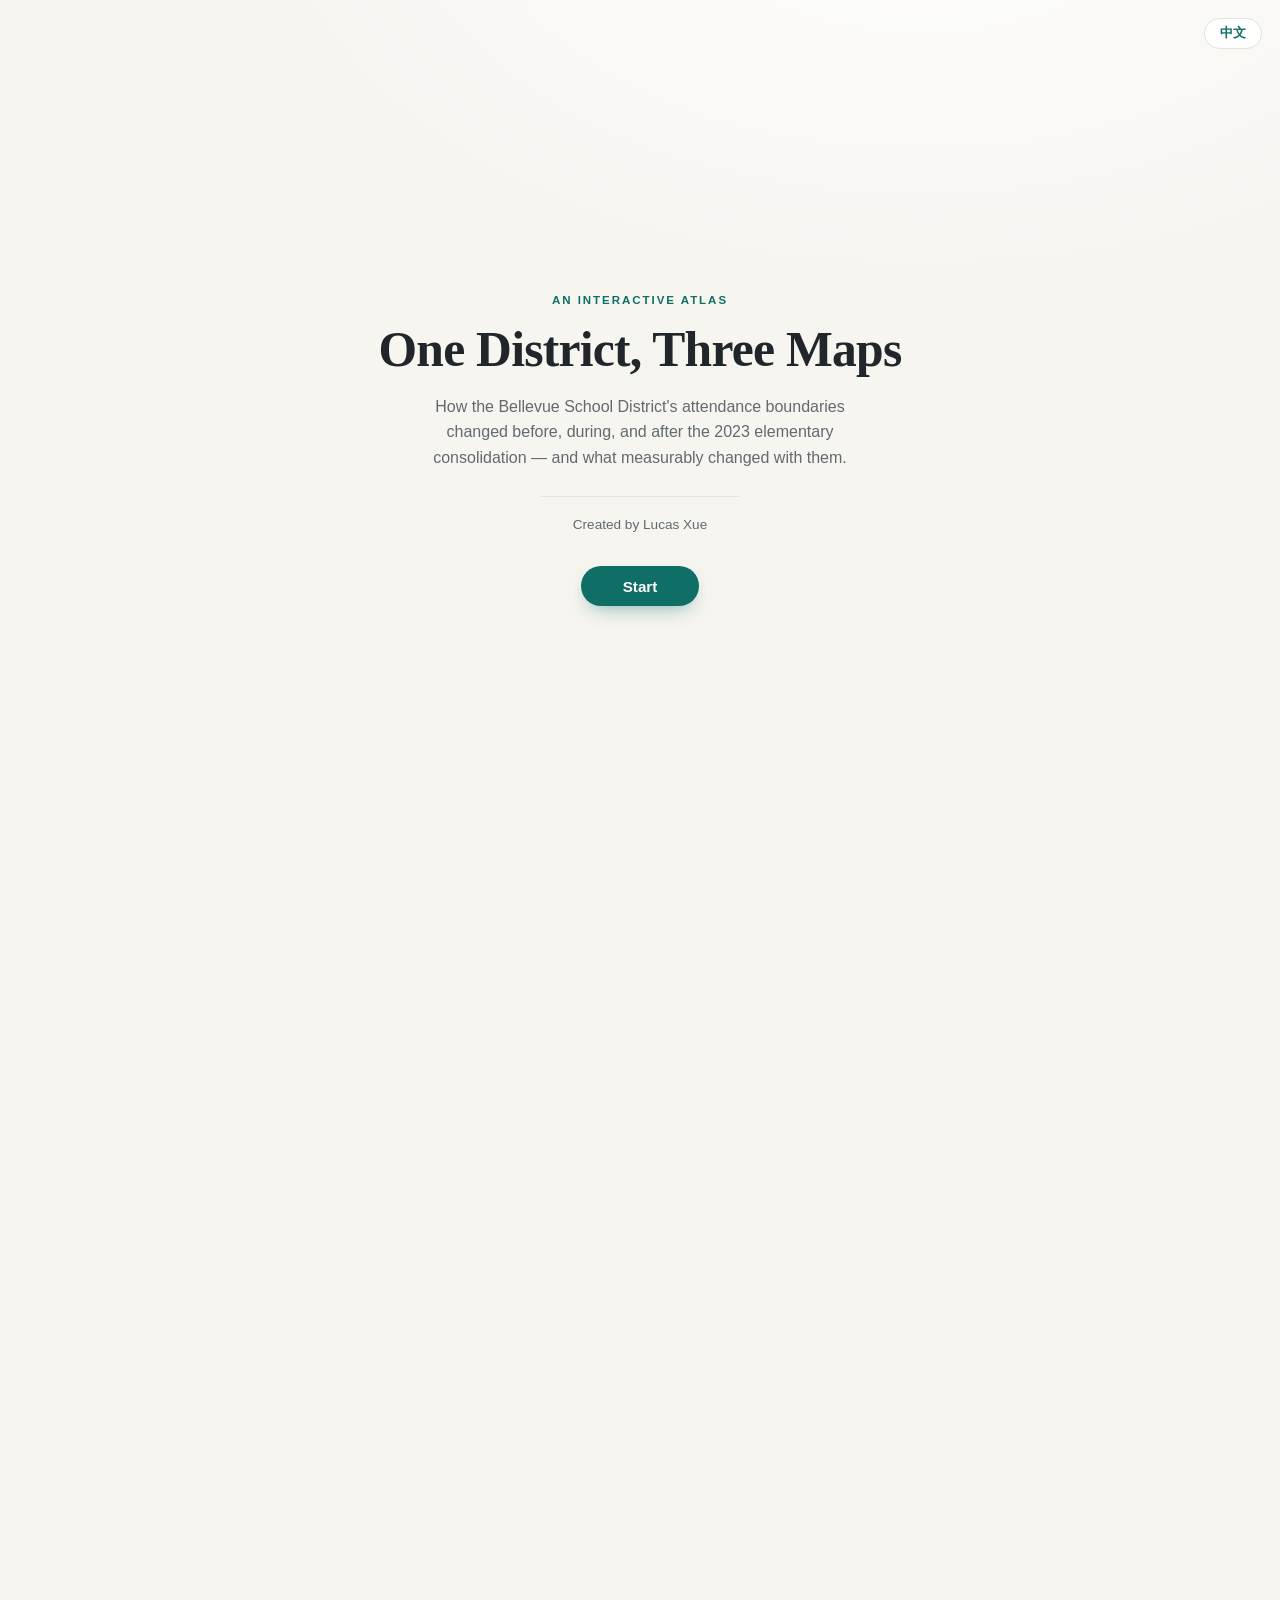
<file: definitions.html>
<!DOCTYPE html>
<html lang="en">
<head>
  <meta charset="UTF-8" />
  <meta name="viewport" content="width=device-width, initial-scale=1.0" />
  <link rel="icon" href="favicon.ico" />
  <title>Definitions &amp; References — Bellevue School District Boundaries</title>
  <meta name="description" content="Plain-language definitions of every program, term, and metric used on this site — plus yardsticks for reading the numbers." />
  <link rel="stylesheet" href="styles.css?v=153" />
</head>
<body class="an-page">

  <!-- top-left tabs launcher -->
  <div class="tabs-launcher">
    <button class="tabs-btn" id="tabs-btn" aria-expanded="false" aria-haspopup="true">More tabs <span class="tabs-caret">&#9662;</span></button>
    <button class="tabs-btn" id="panel-lang" title="Switch language">中文</button>
    <div class="tabs-menu" id="tabs-menu" hidden>
      <a class="tabs-item tabs-link" href="index.html">Map tool</a>
      <a class="tabs-item tabs-link" href="changes.html">Boundary changes</a>
      <a class="tabs-item tabs-link" href="analysis.html">Analysis</a>
      <a class="tabs-item tabs-link" href="methods.html">Methods &amp; sources</a>
    </div>
  </div>

  <main class="an-wrap">
    <header class="an-header">
      <p class="an-kicker">Definitions &amp; references</p>
      <h1>What the words mean, and how big the numbers are</h1>
      <p class="an-lede">Every term this site uses, in plain language &mdash; and a yardstick for
      every scale, so you never have to guess whether 0.03 is a lot.</p>
    </header>

    <!-- Schools & programs -->
    <section class="an-section" id="d-schools">
      <p class="an-secnum">Part 1</p>
      <h2>Schools &amp; programs</h2>
      <dl class="def-list">
        <dt>Attendance zone</dt>
        <dd>The area of homes assigned to a school: live inside the line, and that school is
        yours by right. Elementary, middle, and high school each have their own set of zones,
        and the lines do not have to match.</dd>

        <dt>Attendance-area school vs. choice school</dt>
        <dd>An <b>attendance-area school</b> serves its zone. A <b>choice school</b> has no
        zone at all &mdash; families anywhere in the district apply to it. Bellevue's choice
        schools include <b>Jing Mei</b> (Mandarin immersion elementary), <b>Puesta del Sol</b>
        (Spanish immersion elementary), <b>International School</b>, and <b>Big Picture</b>.
        Choice schools are excluded from zone-based measures on this site, because they have
        no boundary to measure. Enrollment and residence diverge in other ways too: some
        students commute in from outside the district entirely (about 982 in 2023&ndash;24),
        and some district residents attend private schools or other districts.</dd>

        <dt>Feeder pattern</dt>
        <dd>Which elementary schools' students "flow up" into which middle school, and middle
        into high. Because the three levels' lines don't match, an elementary cohort can split
        between two middle schools &mdash; e.g., Phantom Lake's children divide roughly 54/46
        between Odle and Tillicum.</dd>

        <dt>Advanced Learning (AL Centered)</dt>
        <dd>The district's accelerated academic program for students who qualify by testing.
        It is <i>hosted</i> at specific elementary schools (currently Cherry Crest, Medina,
        Somerset, and Woodridge) &mdash; qualifying students travel to a host school. Before
        2023, Spiritridge was a host; the program moved to Woodridge in the consolidation.</dd>

        <dt>Olympic program</dt>
        <dd>A site-based special-education program serving students on the autism spectrum,
        with specialized staffing and classrooms. Hosted at Bennett and (since 2023)
        Spiritridge; before 2023 its second site was Eastgate.</dd>

        <dt>Pacific program</dt>
        <dd>A site-based special-education program for students with developmental and
        intellectual disabilities. Hosted at Newport Heights and Sherwood Forest.</dd>

        <dt>Cascade program</dt>
        <dd>A site-based special-education program supporting students with social, emotional,
        and behavioral needs. Hosted at Woodridge.</dd>

        <dt>Inclusion / Integrated Preschool</dt>
        <dd>Special-education support that lives at many schools rather than a few sites:
        inclusion support classrooms, and preschool classes that mix children with and without
        disabilities (ages 3&ndash;5). Because they are widespread, this site lists them per
        school rather than measuring distance to them.</dd>

        <dt>IEP</dt>
        <dd>Individualized Education Program &mdash; the legal document that defines the
        services a student with a disability receives. Placement in programs like Olympic,
        Pacific, or Cascade happens through the IEP process; the district assigns the site.</dd>

        <dt>Dual-language immersion</dt>
        <dd>Programs teaching a full curriculum in two languages. In Bellevue: Mandarin
        (Jing Mei, whole school), Spanish (Puesta del Sol, whole school; plus strands within
        Lake Hills, Sherwood Forest, and Stevenson), and Japanese (a strand at Bennett).
        Ardmore and Newport Heights additionally host Arabic and Korean language-support
        programs.</dd>

        <dt>IB (International Baccalaureate)</dt>
        <dd>A rigorous high-school diploma program; in Bellevue it is hosted only at Interlake
        High School.</dd>

        <dt>Limited-English household</dt>
        <dd>The census definition: a household where no one aged 14 or older speaks English
        "very well." These are the households for whom school communication &mdash; letters,
        meetings, deadlines &mdash; is hardest to navigate. This counts <b>residents of a
        zone</b>; a separate figure, "English learners" (below), counts <b>students enrolled
        at a school</b> &mdash; a different universe that can rank the same neighborhood
        differently.</dd>

        <dt>Enrolled-student data (OSPI) &mdash; the school rankings</dt>
        <dd>The school pins and the District Overview rankings describe who is actually
        <i>enrolled</i> at each school: their race, and the share who are low-income, English
        learners, Advanced Learning, or in special education. It comes from Washington State's
        OSPI school report card. This is the school's students, <b>not</b> the neighborhood's
        residents &mdash; a school's roll includes children bused in for programs and students
        from outside the district, and not every child living in a zone attends that zone's
        school. That is why it is shown as rankings, never as colors on the zone map: painting
        the zones with school data would mix the two.</dd>

        <dt>Which grades these counts include</dt>
        <dd>The OSPI enrollment and enrolled-student counts here <b>include preschoolers</b>
        &mdash; they cover pre-K through grade 5. The district's own "fewer than 400 students"
        capacity figures count K&ndash;5 only, so those read a little smaller. This matters most
        for <b>special education</b>: a school that hosts a special-education preschool or a
        site-based program (Olympic, Pacific, Cascade) carries far more identified students than
        its neighborhood alone would &mdash; for example Phantom Lake, which hosts the district's
        largest special-education preschool, tops the special-education ranking for that reason.
        So read a high special-education count as program placement, not a trait of the zone.
        Special education is a legal right, not a burden.</dd>

        <dt>Low-income (free/reduced-price meals)</dt>
        <dd>The share of a school's enrolled students who qualify for free or reduced-price
        meals &mdash; the standard measure of student poverty in US schools (a family qualifies
        by income). Because it counts enrolled students, it is not the same as a zone's median
        household income from the census, which counts residents.</dd>

        <dt>Highly Capable</dt>
        <dd>Washington's official name for students identified as gifted; in Bellevue they are
        served through Advanced Learning (above). A student earns the label by testing, and the
        state requires the district to serve them wherever they attend &mdash; so every school
        has a few. The Advanced Learning host schools have far more, because identified students
        from across the district are gathered there. So a host school's high share reflects that
        gathering, not its own neighborhood.</dd>

        <dt>English learners</dt>
        <dd>Enrolled students getting extra support because English is not their first language.
        This counts <b>students at a school</b> &mdash; different from a "Limited-English
        household" (above), which counts <b>residents of a zone</b> from the census. The two
        measure different things and can rank the same neighborhood differently.</dd>

        <dt>Special education (share)</dt>
        <dd>The share of a school's enrolled students who have an IEP (above). Most special
        education follows the child to their own neighborhood school, so it is spread across
        every school &mdash; unlike the site-based programs (Olympic, Pacific, Cascade), whose
        locations this site tracks by distance.</dd>
      </dl>
    </section>

    <!-- Measures -->
    <section class="an-section" id="d-measures">
      <p class="an-secnum">Part 2</p>
      <h2>The measures</h2>
      <dl class="def-list">
        <dt>Polsby&ndash;Popper (shape score)</dt>
        <dd>Compares a zone's area to its perimeter. A perfect circle scores 1; the stringier
        the outline, the closer to 0. It measures <i>only</i> the outline &mdash; no people,
        prices, or travel times are in the formula.</dd>

        <dt>Reock, convex-hull ratio, minimum-rectangle ratio, moment of inertia</dt>
        <dd>Four sibling shape scores, each comparing the zone to a different "ideal" shape
        (smallest enclosing circle, rubber-band outline, tightest rectangle, spread around the
        center). They exist because no single shape score is trustworthy alone &mdash; the map
        tool shows all of them per zone.</dd>

        <dt>Utilization</dt>
        <dd>Enrollment divided by building capacity. 100% = exactly as many students as
        seats.</dd>

        <dt>Mix gap</dt>
        <dd>Our per-zone measure of demographic distinctiveness: how far a zone's mix of
        residents (six groups: White, Asian, Hispanic, Black, two-or-more, other) sits from
        the district's overall mix. 0 = identical to the district. Added up across all zones
        (weighted by each zone's resident population), the per-zone gaps become the district-wide <b>Mutual Information
        index (M)</b> &mdash; the un-normalized form of Theil's H (below). So a single zone has
        a mix gap; the district as a whole has M.</dd>

        <dt>Dissimilarity index (D)</dt>
        <dd>A standard segregation measure. Intuition: out of every 100 children, how many
        would have to switch schools for every school to mirror the district's mix. 0 = every
        school already mirrors the district; 100 = total separation.</dd>

        <dt>Theil's H (entropy index)</dt>
        <dd>A second standard segregation measure that handles many groups at once and can be
        decomposed. 0 = no sorting; 1 = complete sorting. We report it alongside D because
        relying on a single index is exactly the mistake this site warns about.</dd>

        <dt>The frozen population</dt>
        <dd>Every era on this site uses the same underlying residents: race and age come from
        the 2020 census (block level), and income, home values, rents, and language come from
        the ACS 2019&ndash;2023 survey (block-group level, split across zones by where people
        live). Real families moved during these years; we deliberately hold the data still so
        that differences between eras isolate what the <i>line-drawing alone</i> did.
        Enrollment counts are the one exception &mdash; those are real per-year headcounts.</dd>

        <dt>Road distance &amp; travel time</dt>
        <dd>Computed on the real road network (not straight lines), for driving and walking
        separately. Times are typical, traffic-free estimates, and cover in-district
        residents &mdash; students commuting in from outside the district aren't part of any
        travel figure.</dd>
      </dl>
    </section>

    <!-- Yardsticks -->
    <section class="an-section" id="d-yardsticks">
      <p class="an-secnum">Part 3</p>
      <h2>How big is big? Yardsticks for every scale</h2>
      <dl class="def-list">
        <dt>Shape scores (Polsby&ndash;Popper)</dt>
        <dd>Bellevue's elementary zones run from about <b>0.25 to 0.65</b>. Nothing here is
        near the "perfect" 1.0 &mdash; real zones never are. A change of 0.1 is large; a drop
        of 0.25 (Spiritridge, 2023) is the biggest in the district's recent history.</dd>

        <dt>Mix gap</dt>
        <dd>The scale in practice: <b>0</b> = identical to the district;
        <b>0.07</b> (Stevenson) = the most distinctive zone in Bellevue. So 0.01 is "nearly
        indistinguishable," 0.03 is "middling," and anything near 0.06 is "one of the most
        distinctive zones in the district."</dd>

        <dt>Dissimilarity index</dt>
        <dd>Bellevue's elementary zones today: about <b>15 of every 100</b> children would
        have to move to equalize residence-based mixes, <b>19 of 100</b> based on actual
        enrollment. For context, values above 60 are what researchers historically called
        "hypersegregation" in large metros &mdash; Bellevue's numbers are low by national
        standards, which is itself worth knowing.</dd>

        <dt>Distances</dt>
        <dd>Rules of thumb: <b>1 km &asymp; a 12-minute walk</b> for an adult (slower with a
        six-year-old); within Bellevue, driving averages roughly <b>2 minutes per km</b>
        without traffic. The site's access thresholds: within <b>3 km</b>, within a
        <b>10-minute drive</b>, within a <b>20-minute walk</b>.</dd>

        <dt>Walking times</dt>
        <dd>A useful anchor: about <b>20 minutes</b> is the commonly used upper end of a
        reasonable elementary walk. 40+ minutes each way effectively means the trip will be
        driven or bused, every day.</dd>

        <dt>Utilization</dt>
        <dd><b>~55%</b> = nearly half the building empty (Wilburton before closure);
        <b>~95&ndash;100%</b> = full but fitting; <b>over 100%</b> = more students than seats
        (Spiritridge before 2023, at 110%). Whether ~100% is "efficient" or "no room to
        breathe" is a judgment the number doesn't make.</dd>

        <dt>Money (ACS 2019&ndash;2023 figures)</dt>
        <dd>Bellevue's elementary-zone medians run from about <b>$124k to $201k</b> household
        income, <b>$0.8M to $1.8M</b> home value (all but two zones above $1M), and
        <b>$2,050 to $3,130</b> monthly rent. For scale, the U.S. median household income in
        this period was about $75k &mdash; every zone in this district sits far above it,
        which is the backdrop for every "wealthier communities" argument on this site.</dd>

        <dt>Children counts</dt>
        <dd>The district has about <b>23,300 school-age children (5&ndash;17)</b> in the 2020
        snapshot. So the ~2,835 children in territory reassigned in 2023 &asymp; 12% of the
        district's school-age children.</dd>
      </dl>
      <p class="an-note">Every yardstick here uses this district's own data (2020 census,
      district enrollment counts) except the U.S. median income and the walking-speed rule of
      thumb, which are general references. Full sourcing will live in Methods &amp; Sources.</p>
    </section>

    <footer class="an-footer">
      <p>Part of <i>One District, Three Maps</i>. Terms are explained as used on this site;
      the district's own program pages are the authority on current program details.</p>
    </footer>
  </main>

  <!-- Entry screens + shared language state -->
  <script src="intro.js?v=153"></script>

  <script>
    (function () {
      const btn = document.getElementById("tabs-btn");
      const menu = document.getElementById("tabs-menu");
      const setOpen = (open) => { menu.hidden = !open; btn.setAttribute("aria-expanded", String(open)); };
      btn.addEventListener("click", (e) => { e.stopPropagation(); setOpen(menu.hidden); });
      document.addEventListener("click", (e) => { if (!menu.hidden && !menu.contains(e.target)) setOpen(false); });
      document.addEventListener("keydown", (e) => { if (e.key === "Escape" && !menu.hidden) setOpen(false); });
    })();
  </script>
  <!-- Visit counts (GoatCounter): page views by day, page, and region; no cookies, no personal data. -->
  <script data-goatcounter="https://gerrymandering-research.goatcounter.com/count" async src="//gc.zgo.at/count.js"></script>
</body>
</html>
</file>
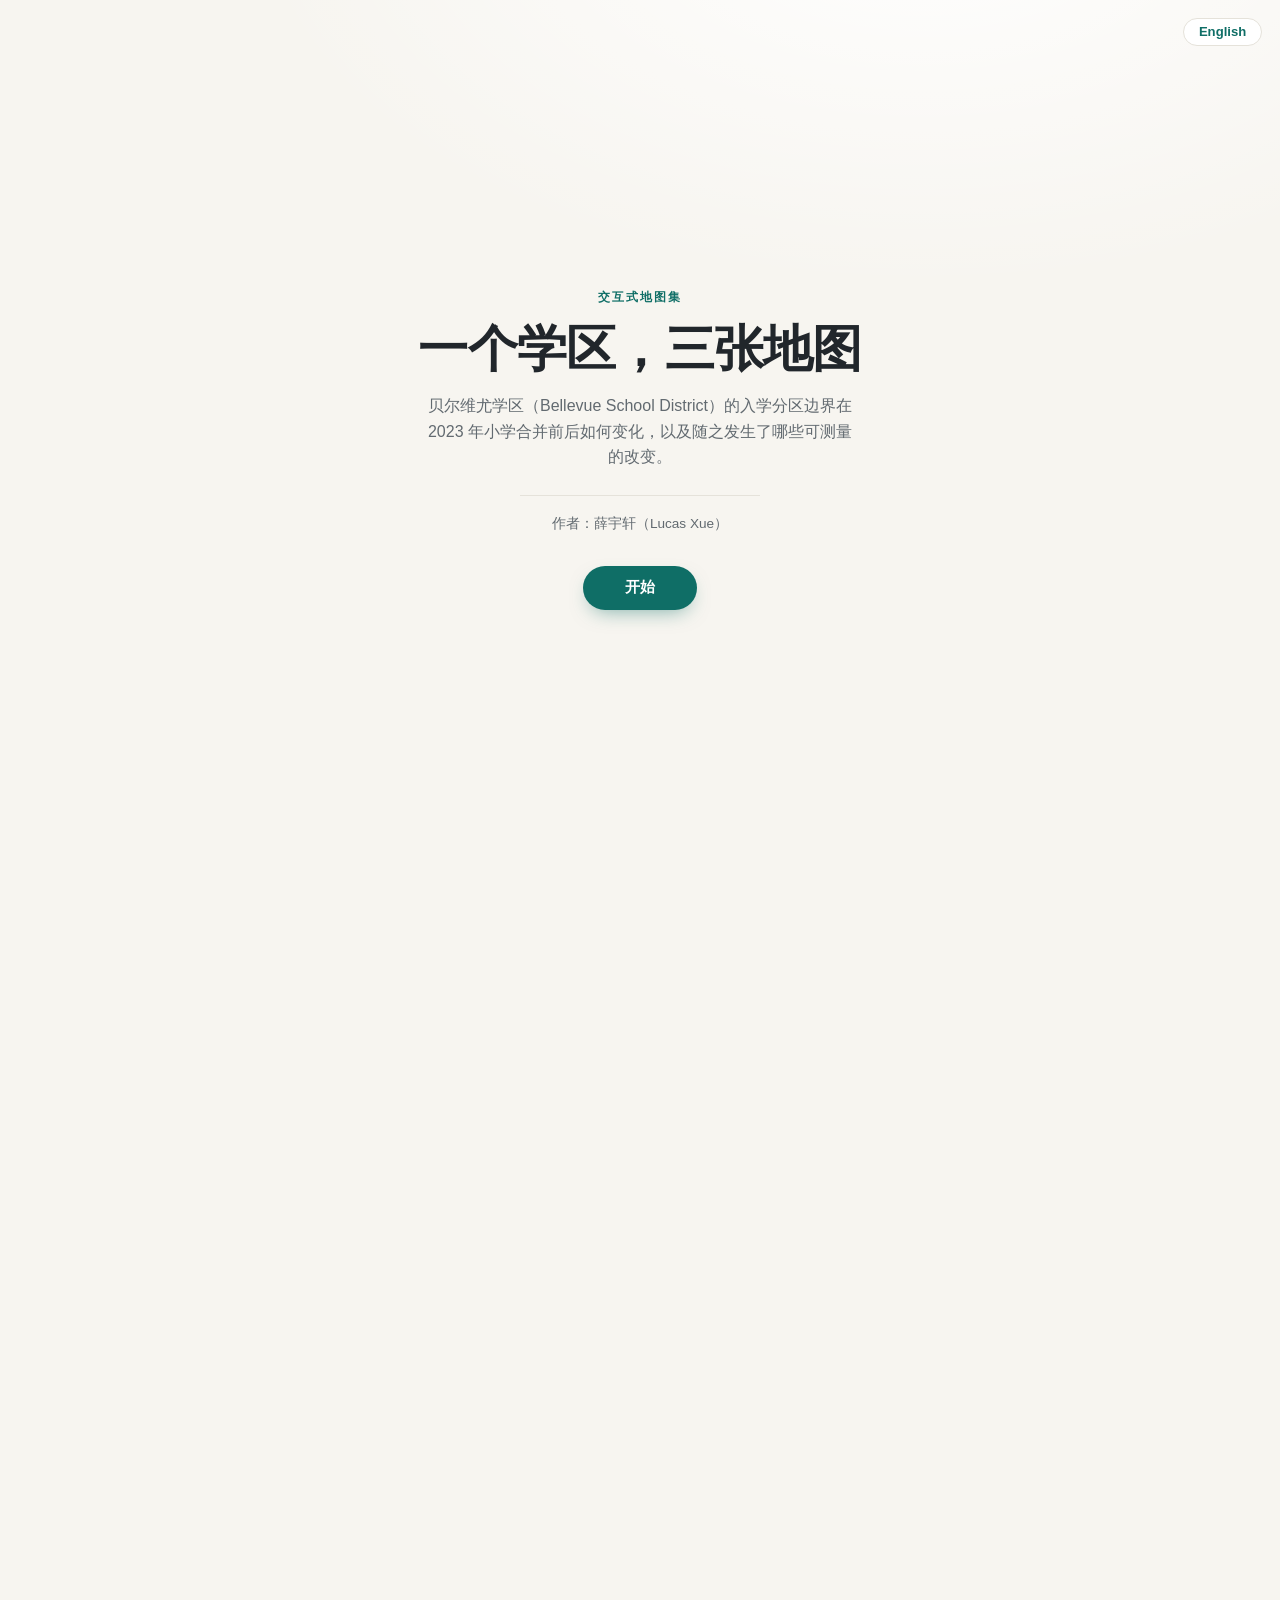
<file: definitions.zh.html>
<!DOCTYPE html>
<html lang="zh-Hans">
<head>
  <meta charset="UTF-8" />
  <meta name="viewport" content="width=device-width, initial-scale=1.0" />
  <link rel="icon" href="favicon.ico" />
  <title>定义与参考 — 贝尔维尤学区边界</title>
  <meta name="description" content="用平实的语言解释本站使用的每一个项目、术语和指标，并为每个数值尺度提供参照。" />
  <link rel="stylesheet" href="styles.css?v=153" />
</head>
<body class="an-page">

  <!-- top-left tabs launcher -->
  <div class="tabs-launcher">
    <button class="tabs-btn" id="tabs-btn" aria-expanded="false" aria-haspopup="true">更多页面 <span class="tabs-caret">&#9662;</span></button>
    <button class="tabs-btn" id="panel-lang" title="Switch language">English</button>
    <div class="tabs-menu" id="tabs-menu" hidden>
      <a class="tabs-item tabs-link" href="index.html">地图工具</a>
      <a class="tabs-item tabs-link" href="changes.html">边界变更</a>
      <a class="tabs-item tabs-link" href="analysis.zh.html">分析</a>
      <a class="tabs-item tabs-link" href="methods.zh.html">方法与来源</a>
    </div>
  </div>

  <main class="an-wrap">
    <header class="an-header">
      <p class="an-kicker">定义与参考</p>
      <h1>这些词是什么意思，这些数字算大算小</h1>
      <p class="an-lede">本站用到的每一个术语，都在这里用平实的语言解释；每一种数值尺度都配有参照，
      你不必猜 0.03 到底算不算大。</p>
    </header>

    <!-- Schools & programs -->
    <section class="an-section" id="d-schools">
      <p class="an-secnum">第一部分</p>
      <h2>学校与项目</h2>
      <dl class="def-list">
        <dt>入学分区（Attendance zone）</dt>
        <dd>指定就读某所学校的住宅范围：住在这条线之内，这所学校就是你依法可入读的学校。
        小学、初中、高中各有自己的一套分区，三套边界并不需要重合。</dd>

        <dt>划片入学学校与选校制学校</dt>
        <dd><b>划片入学学校</b>（attendance-area school）服务自己的分区。<b>选校制学校</b>
        （choice school）则完全没有分区&mdash;&mdash;全学区任何地方的家庭都可以申请。贝尔维尤的选校制学校包括
        <b>Jing Mei</b>（中文沉浸小学）、<b>Puesta del Sol</b>（西班牙语沉浸小学）、
        <b>International School</b> 和 <b>Big Picture</b>。本站基于分区的各项指标不包含选校制学校，
        因为它们没有可测量的边界。就读与居住还会因为其他原因错开：有些学生完全从学区外通勤入学
        （2023&ndash;24 学年约 982 人），也有些学区居民就读私立学校或其他学区。</dd>

        <dt>升学对口关系（Feeder pattern）</dt>
        <dd>指哪些小学的学生"升入"哪所初中、哪些初中升入哪所高中。因为三个学段的边界互不重合，
        同一所小学的毕业生可能分流到两所初中&mdash;&mdash;例如 Phantom Lake 的孩子大约按 54/46
        分入 Odle 和 Tillicum。</dd>

        <dt>高阶学习项目（Advanced Learning，AL Centered）</dt>
        <dd>学区面向通过测试选拔的学生开设的加速学术项目。它<i>设点</i>于特定的小学
        （目前是 Cherry Crest、Medina、Somerset 和 Woodridge）&mdash;&mdash;符合条件的学生前往设点学校就读。
        2023 年之前 Spiritridge 也是设点学校之一；合并中该项目迁至 Woodridge。</dd>

        <dt>Olympic 项目</dt>
        <dd>面向自闭症谱系学生的定点特殊教育项目，配有专门的师资和教室。设于 Bennett，
        以及（2023 年起）Spiritridge；2023 年之前它的第二个点在 Eastgate。</dd>

        <dt>Pacific 项目</dt>
        <dd>面向发育障碍和智力障碍学生的定点特殊教育项目。设于 Newport Heights 和
        Sherwood Forest。</dd>

        <dt>Cascade 项目</dt>
        <dd>为有社交、情绪和行为方面需求的学生提供支持的定点特殊教育项目。设于 Woodridge。</dd>

        <dt>融合教育／融合学前班（Inclusion / Integrated Preschool）</dt>
        <dd>不同于只设在少数几个点的项目，这类特殊教育支持分布在许多学校：包括融合支持教室，
        以及让有障碍和无障碍儿童同班学习的学前班（3&ndash;5 岁）。由于分布广泛，
        本站按学校逐一列出，而不测量到它们的距离。</dd>

        <dt>IEP</dt>
        <dd>个别化教育计划（Individualized Education Program）&mdash;&mdash;界定一名残障学生所获服务的法律文件。
        进入 Olympic、Pacific、Cascade 这类项目要经过 IEP 程序；具体去哪个校点由学区指定。</dd>

        <dt>双语沉浸项目（Dual-language immersion）</dt>
        <dd>用两种语言教授全部课程的项目。在贝尔维尤有：中文（Jing Mei，全校制）、西班牙语
        （Puesta del Sol，全校制；另在 Lake Hills、Sherwood Forest、Stevenson 设有班级）、
        日语（Bennett 设有班级）。Ardmore 和 Newport Heights 还分别设有阿拉伯语和韩语的语言支持项目。</dd>

        <dt>IB（国际文凭课程）</dt>
        <dd>一种要求严格的高中文凭课程；在贝尔维尤只设于 Interlake 高中。</dd>

        <dt>英语能力有限的家庭户（Limited-English household）</dt>
        <dd>采用人口普查的定义：家中没有任何一位 14 岁及以上成员英语说得"非常好"的家庭户。
        对这些家庭来说，学校的各种通知&mdash;&mdash;信件、会议、截止日期&mdash;&mdash;是最难应对的。
        它统计的是<b>某分区的居民</b>；另有一项"英语学习者"（见下）统计的是<b>在某校就读的学生</b>
        &mdash;&mdash;两者口径不同，同一个社区在两项上可能排名不一样。</dd>

        <dt>就读学生数据（OSPI）&mdash; 学校排名</dt>
        <dd>学校图钉和"学区总览"里的排名描述的是每所学校<i>实际就读</i>的学生：他们的族裔，以及
        低收入、英语学习者、高阶学习、特殊教育学生各占的比例。数据来自华盛顿州 OSPI 的学校报告卡。
        这是学校的学生，<b>不是</b>社区的居民&mdash;&mdash;一所学校的名册里包含为项目跨区通勤而来的
        孩子，以及来自学区之外的学生，而住在某分区里的孩子也并非都上该分区的学校。正因如此，它以排名
        呈现，绝不给分区地图上色：用学校数据给各分区上色会把两种口径混在一起。</dd>

        <dt>这些人数包含哪些年级</dt>
        <dd>本站的 OSPI 在校及在校学生人数<b>包含学前班儿童</b>&mdash;&mdash;涵盖学前班（pre-K）
        至五年级。而学区自己"不足 400 名学生"的容量数据只统计 K&ndash;5，因此略小一些。这一点对
        <b>特殊教育</b>影响最大：设有特教学前班或定点特教项目（Olympic、Pacific、Cascade）的学校，
        其经甄别的学生人数远多于该社区本身会产生的数量&mdash;&mdash;例如 Phantom Lake 设有全学区最大的
        特教学前班，正因如此在特殊教育排名中居首。所以特殊教育人数高，反映的是项目安置，而非分区特征。
        特殊教育是法定权利，不是负担。</dd>

        <dt>低收入（免费／减价午餐）</dt>
        <dd>一所学校中符合免费或减价午餐资格的在读学生比例&mdash;&mdash;美国学校衡量学生贫困的标准指标
        （家庭按收入认定资格）。因为它统计的是在读学生，所以与人口普查里某分区的家庭收入中位数不是一回事，
        后者统计的是居民。</dd>

        <dt>高阶学习（Highly Capable）</dt>
        <dd>华盛顿州对经甄别的资优学生的官方称呼；在贝尔维尤，他们通过"高阶学习"项目（见上）获得服务。
        学生凭测试获得这一身份，州要求学区无论他们在哪就读都要提供服务&mdash;&mdash;所以每所学校都有一些。
        高阶学习的承办学校则多得多，因为全学区经甄别的学生被集中到那里。所以承办学校较高的比例反映的是这种
        集中，不是它自己的社区。</dd>

        <dt>英语学习者（English learners）</dt>
        <dd>因为英语不是母语而获得额外支持的在读学生。它统计的是<b>某校的学生</b>&mdash;&mdash;与上面的
        "英语能力有限的家庭户"不同，后者统计的是<b>某分区的居民</b>（来自人口普查）。两者衡量的是不同的东西，
        同一个社区可能排名不一样。</dd>

        <dt>特殊教育（比例）</dt>
        <dd>一所学校中持有 IEP（见上）的在读学生比例。大多数特殊教育是随孩子在其本社区学校提供的，
        因此分布在每一所学校&mdash;&mdash;这与有固定校址的项目（Olympic、Pacific、Cascade）不同，
        后者本站按距离来追踪其位置。</dd>
      </dl>
    </section>

    <!-- Measures -->
    <section class="an-section" id="d-measures">
      <p class="an-secnum">第二部分</p>
      <h2>各项指标</h2>
      <dl class="def-list">
        <dt>Polsby&ndash;Popper（形状得分）</dt>
        <dd>把分区的面积和周长做比较。正圆得 1 分；轮廓越细长零碎，得分越接近 0。
        它<i>只</i>测量轮廓&mdash;&mdash;公式里没有人口、房价或通勤时间。</dd>

        <dt>Reock、凸包比、最小外接矩形比、转动惯量</dt>
        <dd>四个同类的形状得分，各自拿分区与一种不同的"理想"形状比较
        （最小外接圆、橡皮筋式外轮廓、最紧的矩形、围绕中心的分散程度）。
        之所以有这么多，是因为没有任何一个形状得分可以单独尽信&mdash;&mdash;地图工具对每个分区全部列出。</dd>

        <dt>使用率（Utilization）</dt>
        <dd>在校人数除以校舍容量。100% 表示学生数正好等于座位数。</dd>

        <dt>构成差距（Mix gap）</dt>
        <dd>本站的分区人口独特性指标：一个分区的居民构成（六个组别：白人、亚裔、西语裔、非裔、
        两个及以上族裔、其他）与全学区整体构成相差多远。0 表示与全学区完全一致。把各分区的构成差距
        按各分区居民人口加权汇总，就得到全学区的<b>互信息指数（M，Mutual Information）</b>&mdash;&mdash;
        它是熵指数 Theil's H（见下）的未归一化形式。所以单个分区看&ldquo;构成差距&rdquo;，全学区看 M。</dd>

        <dt>相异指数（Dissimilarity index，D）</dt>
        <dd>一个标准的隔离测量。直观理解：每 100 个孩子中，需要多少人换学校，
        才能让每所学校的构成都与全学区一致。0 表示每所学校都已经与全学区一致；100 表示完全分离。</dd>

        <dt>熵指数（Theil's H）</dt>
        <dd>第二个标准的隔离测量，能同时处理多个组别，并且可以分解。0 表示没有分化；1 表示完全分化。
        我们把它和 D 并列报告，因为只依赖单一指数恰恰是本站提醒大家避免的错误。</dd>

        <dt>固定人口快照（The frozen population）</dt>
        <dd>本站的每个时期都使用同一批底层居民数据：族裔和年龄来自 2020 年人口普查（街区层级），
        收入、房价、租金和语言来自 ACS 2019&ndash;2023 调查（街区组层级，按人口居住位置拆分到各分区）。
        这些年里真实的家庭在搬进搬出；我们刻意把数据"冻结"，让时期之间的差异只反映<i>画线本身</i>造成的变化。
        唯一的例外是在校人数&mdash;&mdash;那是逐年的真实统计。</dd>

        <dt>道路距离与通勤时间</dt>
        <dd>按真实道路网络计算（不是直线距离），驾车和步行分别计算。
        时间为不含堵车的典型估计，且只覆盖住在学区内的居民&mdash;&mdash;从学区外通勤入学的学生不计入任何通勤数字。</dd>
      </dl>
    </section>

    <!-- Yardsticks -->
    <section class="an-section" id="d-yardsticks">
      <p class="an-secnum">第三部分</p>
      <h2>多大算大？每种尺度的参照</h2>
      <dl class="def-list">
        <dt>形状得分（Polsby&ndash;Popper）</dt>
        <dd>贝尔维尤的小学分区大约在 <b>0.25 到 0.65</b> 之间。没有任何分区接近"完美"的 1.0
        &mdash;&mdash;现实中的分区从来到不了。变化 0.1 已经算大；下降 0.25（Spiritridge，2023 年）
        是这个学区近年历史上最大的一次。</dd>

        <dt>构成差距</dt>
        <dd>实际的取值范围：<b>0</b> 表示与全学区一致；<b>0.07</b>（Stevenson）是贝尔维尤最独特的分区。
        所以 0.01 是"几乎无法区分"，0.03 是"中等"，接近 0.06 就属于"全学区最独特的分区之一"。</dd>

        <dt>相异指数</dt>
        <dd>贝尔维尤今天的小学分区：按居住人口计算，每 100 个孩子中约有 <b>15 人</b>需要换校才能拉平构成；
        按实际就读计算约为 <b>19 人</b>。作为参照，研究者过去把大城市中超过 60 的数值称为"高度隔离"
        &mdash;&mdash;按全国标准，贝尔维尤的数值偏低，这一点本身也值得知道。</dd>

        <dt>距离</dt>
        <dd>经验法则：成年人 <b>1 公里约等于步行 12 分钟</b>（带着六岁孩子会更慢）；
        在贝尔维尤市内，不堵车时驾车平均约为<b>每公里 2 分钟</b>。本站使用的可达性门槛：
        <b>3 公里</b>以内、<b>驾车 10 分钟</b>以内、<b>步行 20 分钟</b>以内。</dd>

        <dt>步行时间</dt>
        <dd>一个有用的锚点：约 <b>20 分钟</b>是常用的小学生合理步行上限。
        单程 40 分钟以上，实际意味着这段路每天都得开车或坐校车。</dd>

        <dt>使用率</dt>
        <dd><b>约 55%</b> 表示校舍将近一半是空的（关闭前的 Wilburton）；<b>约 95&ndash;100%</b>
        表示满员但装得下；<b>超过 100%</b> 表示学生比座位多（2023 年之前的 Spiritridge，达 110%）。
        约 100% 究竟算"高效"还是"毫无余地"，是数字本身不会替你做的判断。</dd>

        <dt>金额（ACS 2019&ndash;2023 数据）</dt>
        <dd>贝尔维尤各小学分区的中位数：家庭收入约 <b>12.4 万到 20.1 万美元</b>，
        房价 <b>80 万到 180 万美元</b>（只有两个分区低于 100 万），月租金 <b>2,050 到 3,130 美元</b>。
        作为参照，同期美国全国家庭收入中位数约为 7.5 万美元&mdash;&mdash;这个学区的每一个分区都远在其上，
        这是本站所有"更富裕社区"说法的背景。</dd>

        <dt>儿童数量</dt>
        <dd>按 2020 年快照，全学区约有 <b>23,300 名学龄儿童（5&ndash;17 岁）</b>。
        因此 2023 年被改划区域内的约 2,835 名儿童，约占全学区学龄儿童的 12%。</dd>
      </dl>
      <p class="an-note">这里的每一个参照都使用本学区自己的数据（2020 年人口普查、学区在校人数统计），
      只有美国收入中位数和步行速度经验法则是一般性参考。完整的数据来源见"方法与来源"。</p>
    </section>

    <footer class="an-footer">
      <p>本页是《一个学区，三张地图》的一部分。术语按本站的用法解释；
      各项目的最新细节以学区官方页面为准。</p>
    </footer>
  </main>

  <!-- Entry screens + shared language state -->
  <script src="intro.js?v=153"></script>

  <script>
    (function () {
      const btn = document.getElementById("tabs-btn");
      const menu = document.getElementById("tabs-menu");
      const setOpen = (open) => { menu.hidden = !open; btn.setAttribute("aria-expanded", String(open)); };
      btn.addEventListener("click", (e) => { e.stopPropagation(); setOpen(menu.hidden); });
      document.addEventListener("click", (e) => { if (!menu.hidden && !menu.contains(e.target)) setOpen(false); });
      document.addEventListener("keydown", (e) => { if (e.key === "Escape" && !menu.hidden) setOpen(false); });
    })();
  </script>
  <!-- Visit counts (GoatCounter): page views by day, page, and region; no cookies, no personal data. -->
  <script data-goatcounter="https://gerrymandering-research.goatcounter.com/count" async src="//gc.zgo.at/count.js"></script>
</body>
</html>
</file>
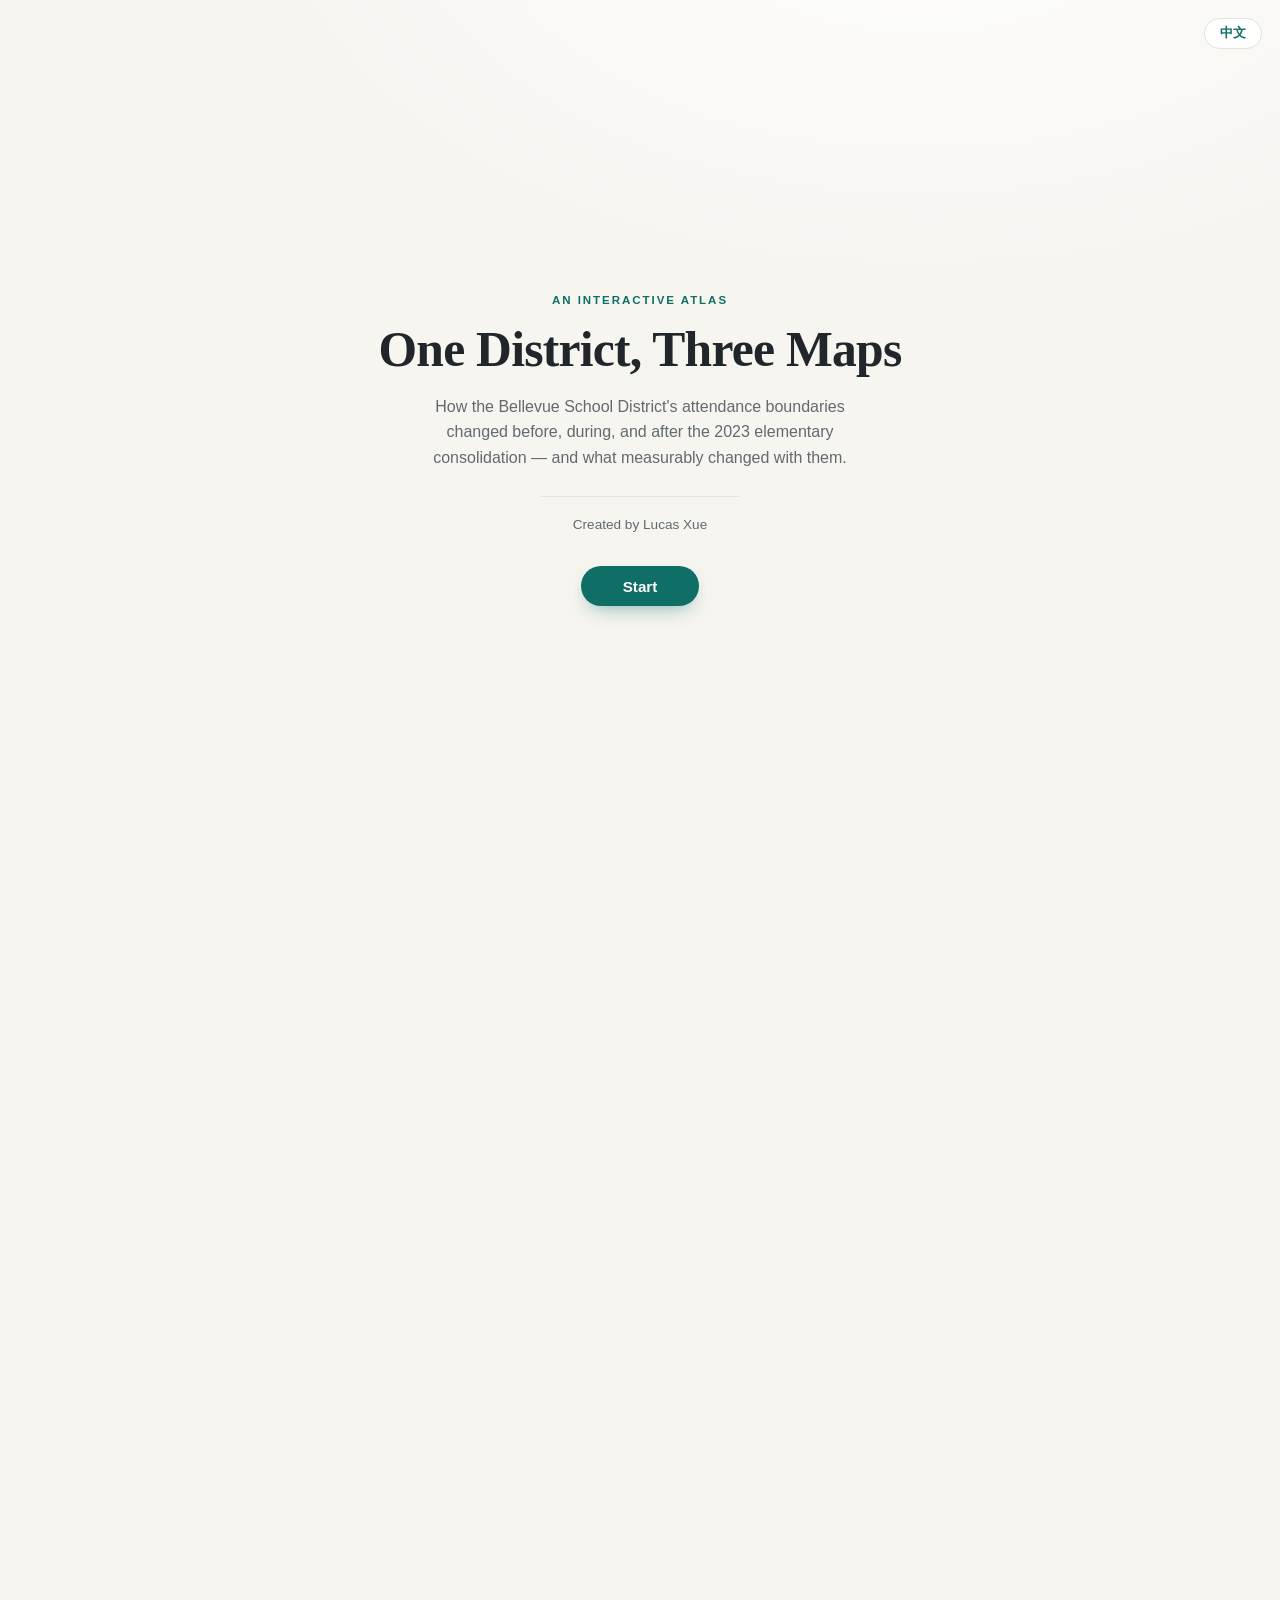
<file: methods.html>
<!DOCTYPE html>
<html lang="en">
<head>
  <meta charset="UTF-8" />
  <meta name="viewport" content="width=device-width, initial-scale=1.0" />
  <link rel="icon" href="favicon.ico" />
  <title>Methods &amp; Sources — Bellevue School District Boundaries</title>
  <meta name="description" content="How every number on this site was computed: data sources, formulas, design choices, limitations, and citations." />
  <link rel="stylesheet" href="styles.css?v=153" />
</head>
<body class="an-page">

  <!-- top-left tabs launcher -->
  <div class="tabs-launcher">
    <button class="tabs-btn" id="tabs-btn" aria-expanded="false" aria-haspopup="true">More tabs <span class="tabs-caret">&#9662;</span></button>
    <button class="tabs-btn" id="panel-lang" title="Switch language">中文</button>
    <div class="tabs-menu" id="tabs-menu" hidden>
      <a class="tabs-item tabs-link" href="index.html">Map tool</a>
      <a class="tabs-item tabs-link" href="changes.html">Boundary changes</a>
      <a class="tabs-item tabs-link" href="analysis.html">Analysis</a>
      <a class="tabs-item tabs-link" href="definitions.html">Definitions &amp; references</a>
    </div>
  </div>

  <!-- left rail -->
  <nav class="an-nav" aria-label="Sections">
    <a href="#m1" data-sec="m1">1 &middot; The design</a>
    <a href="#m2" data-sec="m2">2 &middot; Boundary data</a>
    <a href="#m3" data-sec="m3">3 &middot; People data</a>
    <a href="#m4" data-sec="m4">4 &middot; The measures</a>
    <a href="#m5" data-sec="m5">5 &middot; The literature</a>
    <a href="#m6" data-sec="m6">6 &middot; Limitations</a>
    <a href="#m7" data-sec="m7">7 &middot; Credits &amp; reproducibility</a>
  </nav>

  <main class="an-wrap">
    <header class="an-header">
      <p class="an-kicker">Methods &amp; sources</p>
      <h1>How every number on this site was made</h1>
      <p class="an-lede">The data, the formulas, the design choices, and the limits — so any
      claim here can be checked, and any skeptic can retrace our steps.</p>
    </header>

    <!-- §1 -->
    <section class="an-section" id="m1">
      <p class="an-secnum">Section 1</p>
      <h2>The design: a real before and after</h2>
      <p>Studies of boundary fairness usually face a hard question: fair <i>compared to
      what</i>? Researchers answer it by inventing a <b>counterfactual</b> &mdash; a
      "what-would-it-look-like-otherwise" map to compare against, such as assigning every home
      to its nearest school, or simulating thousands of computer-drawn maps. The invented
      baseline is always debatable, and studies using different baselines reach different
      conclusions.<sup class="an-cite"><a href="#ref-1">1</a>,<a href="#ref-2">2</a></sup></p>
      <p>This project largely sidesteps that debate, because Bellevue's history supplies a real
      comparison: the district redrew its elementary boundaries in 2018 and again in 2023.
      <b>The map before each change <i>is</i> the baseline.</b> Every measure on this site is
      computed three times &mdash; once per boundary era &mdash; and compared.</p>
      <h3 class="an-h3">The frozen population</h3>
      <p>All three eras use the same residents: the 2020 census. Real families moved during
      these years, but if each era used its own population, a difference between eras could
      mean "the lines changed" <i>or</i> "the people changed," with no way to tell them apart.
      <b>Holding the population still isolates what the line-drawing alone did.</b></p>
      <h3 class="an-h3">Why 2020 specifically</h3>
      <p><b>The 2020 decennial census is the only complete, block-by-block count available</b>
      &mdash; year-by-year alternatives exist only as survey estimates for much coarser areas.
      The cost of this choice is described honestly in <a href="#m6">Limitations</a>.</p>
      <p>School enrollment is the deliberate exception: those are <b>real per-year
      headcounts</b>, because "how full was the building" is a question about a specific
      year.</p>
    </section>

    <!-- §2 -->
    <section class="an-section" id="m2">
      <p class="an-secnum">Section 2</p>
      <h2>Boundary data, era by era</h2>
      <p>Only elementary boundaries changed in 2018 and 2023; middle- and high-school zones are
      identical in all three eras (itself a checked finding, not an assumption).</p>
      <ul class="an-list">
        <li><b>2023&ndash;now ("after"):</b> current attendance-area boundaries from the City of
        Bellevue's open GIS data.</li>
        <li><b>2018&ndash;2023 ("before"):</b> recovered from an archived City of Bellevue GIS
        layer and <b>validated geometrically</b>: the recovered Wilburton zone's 8.50&nbsp;km&sup2;
        equals, to the hundredth, the territory Clyde Hill (+3.60) and Enatai (+4.90) gained in
        2023, and ten of the era's sixteen zones are geometrically identical to today's &mdash;
        exactly the zones untouched by the consolidation.</li>
        <li><b>Pre-2018:</b> the federal School Attendance Boundary Survey (SABS, 2015&ndash;16),
        a different source drawn at a different precision. We clip these zones to the district
        boundary (the raw versions run into Lake Washington, which would corrupt shape scores)
        and treat their exact edges as approximate throughout the site.</li>
      </ul>
      <h3 class="an-h3">How moved territory is computed</h3>
      <p>The Boundary-changes page computes moved territory directly: the before-map and
      after-map are overlaid, and every area whose assigned school differs becomes a "piece,"
      dissolved per from&rarr;to flow. Near-zero slivers along shared edges (boundary-snapping
      noise, with no residents) are filtered; for the pre-2018 comparison, a larger filter
      absorbs the cross-source imprecision. Piece totals were validated against the
      independently known zone-size changes above.</p>
      <h3 class="an-h3">Program locations, by era</h3>
      <p>Program locations (Advanced Learning, dual-language, site-based special
      education) are era-specific: the 2018&ndash;2023 hosting list comes from the per-school
      table in the district's own consolidation report (October 2022 enrollment snapshot),
      current hosting from district program pages and the 2024&ndash;25 substitute handbook.
      Pre-2018 program locations are too thinly documented in public sources to support
      distance measures, so the pre-2018 era shows none &mdash; a distance to the "nearest
      host" computed from an incomplete host list would overstate distances, and <b>a wrong
      number is worse than no number</b>.</p>
    </section>

    <!-- §3 -->
    <section class="an-section" id="m3">
      <p class="an-secnum">Section 3</p>
      <h2>People data</h2>
      <h3 class="an-h3">Race and age &mdash; 2020 census blocks</h3>
      <p>Race and age come from the 2020 census at the block level (the smallest census
      unit; 1,327 blocks in the district): race/ethnicity from the redistricting file
      (P.L.&nbsp;94-171), age counts from the demographic profile (table P12). Each block is
      assigned to the zone containing its location point, per era; blocks are small enough that
      this assignment is essentially exact.</p>
      <h3 class="an-h3">Income, rents, and language &mdash; ACS block groups</h3>
      <p>Income, home values, rents, and language come from the American Community
      Survey (ACS) 2019&ndash;2023 five-year estimates (tables B19013, B25077, B25064, C16002),
      published for block groups &mdash; areas much larger than blocks, which sometimes
      straddle zone boundaries. <b>A straddling block group's counts are split across zones in
      proportion to its 2020 block population on each side</b> (population apportionment); zone
      medians are population-weighted averages of the block-group medians. A "limited-English
      household" follows the census definition: no member aged 14+ speaks English very
      well.</p>
      <h3 class="an-h3">Enrollment and capacity</h3>
      <p>Elementary enrollment comes from Washington OSPI's school report card; middle- and
      high-school enrollment from NCES Common Core of Data (plus the district's own October
      snapshots where cited). Building capacity comes from district facilities documents (2023
      consolidation report for elementaries; 2019 assessments for secondary schools &mdash;
      vintages are stated wherever they mix). One counting rule applies everywhere: OSPI reports
      <i>per grade</i>, so elementary counts here reconcile to the district's own October K-5
      figures once preschool is subtracted, while NCES totals include preschoolers and the
      district's K-5 counts don't &mdash; so any quoted enrollment states whose count it is.
      <b>Utilization is the one measure computed on a K&ndash;5 basis</b> &mdash; K&ndash;5
      enrollment divided by the K&ndash;5 capacity (which counts K&ndash;5 classrooms), so both
      sides match and preschool doesn't inflate the ratio. Everything else &mdash; the enrollment
      headline, the enrolled-student demographics, and the segregation indices &mdash; stays
      pre-K&ndash;5 (includes preschoolers).</p>
      <h3 class="an-h3">Travel</h3>
      <p>Travel is computed on <b>the real road network</b>: for every block, the driving and
      walking distance and time to each relevant school were precomputed with the
      openrouteservice engine (based on OpenStreetMap). <b>Times are typical, traffic-free
      estimates.</b> One coverage rule to keep in mind: <b>every travel figure describes
      residents</b> &mdash; children living in each zone &mdash; not a school's actual student
      body. Schools also enroll students from outside their zone (program placements and
      transfers) and from outside the district entirely (about 982 in 2023&ndash;24), and those
      students' commutes appear in no travel figure on this site.</p>
      <h3 class="an-h3">The written record &mdash; how the participation account was built</h3>
      <p>The process story (the participation card, the District overview record, and the
      quotes across the Analysis page) is built from documents rather than computation: news
      coverage of the 2023 consolidation from multiple independent outlets, and the district's
      own records &mdash; the consolidation report, official schedules and updates, the
      superintendent's published Q&amp;A transcripts, and the seven PTAs' joint letter. Many of
      the district's original web pages were later removed, so citations point to archived
      copies. Three rules govern how that record is used: <b>every claim is attributed to the
      person or document that made it</b>; where accounts conflict (as with the Eastgate
      communication dispute), <b>both sides are presented</b>; and <b>events in sequence are
      never presented as cause and effect</b> unless a source states the connection itself.</p>
      <h3 class="an-h3">What population does each number describe?</h3>
      <p>Read every figure with its base in mind:</p>
      <ul class="an-list">
        <li><b>School-age children (5&ndash;17, 2020 census)</b> &mdash; all travel and
        program-distance figures are averaged over where children live; zone "kids" counts and
        the neighborhood split counts use the same base.</li>
        <li><b>All residents (2020 census)</b> &mdash; race shares, the mix gap, and the
        residential segregation indices.</li>
        <li><b>Households (ACS)</b> &mdash; income, home value, rent, and limited-English
        shares.</li>
        <li><b>Enrolled students (per year)</b> &mdash; enrollment, capacity, utilization, the
        enrollment-based segregation indices (which also exclude choice schools, since they have
        no zone), and the per-school demographic rankings (race, low-income, English learners,
        Advanced Learning, special education) from OSPI.</li>
      </ul>
    </section>

    <!-- §4 -->
    <section class="an-section" id="m4">
      <p class="an-secnum">Section 4</p>
      <h2>The measures</h2>

      <h3 class="an-h3">Shape (compactness) scores &mdash; per zone, per era</h3>
      <ul class="an-list">
        <li><b>Polsby&ndash;Popper</b> = 4&pi;A&nbsp;/&nbsp;P&sup2;, where A = area and
        P = perimeter. A circle scores 1.</li>
        <li><b>Reock</b> = A&nbsp;/&nbsp;area of the smallest circle enclosing the zone.</li>
        <li><b>Convex-hull ratio</b> = A&nbsp;/&nbsp;area of the zone's convex hull (the
        rubber-band outline).</li>
        <li><b>Minimum-rectangle ratio</b> = A&nbsp;/&nbsp;area of the smallest rotated
        rectangle containing the zone.</li>
        <li><b>Moment of inertia</b>: the geometric (area-only) version &mdash; how spread the
        zone's area is around its centroid, normalized so a circle scores 1; computed in
        closed form from the polygon.</li>
      </ul>
      <p>A note on how the measuring is done: raw map coordinates are latitude and longitude
      &mdash; angles, not distances &mdash; so before measuring anything we convert to a flat
      map "projection" whose coordinates are honest meters (UTM zone 10N, designed for our part
      of the globe, where its distortion is negligible). Which projection you pick can silently
      move compactness scores,<sup class="an-cite"><a href="#ref-6">6</a></sup> so ours is
      stated. All five scores are computed in that projection, and each zone also
      gets a percentile rank among its own era's zones. Five scores are shown, not one,
      because <b>no single shape score is trustworthy alone</b> &mdash; scores can disagree, and
      implementation choices (projection, resolution, coastline handling) move
      them.<sup class="an-cite"><a href="#ref-6">6</a>,<a href="#ref-7">7</a></sup></p>

      <h3 class="an-h3">Travel &amp; program access &mdash; per zone, per era</h3>
      <p>For each zone: the average distance/time from children's homes to the assigned school
      (and to the nearest host of each program), weighted by where children live, plus
      minimum, quartiles, median, maximum, and shares within thresholds (3&nbsp;km; 10-minute
      drive; 20-minute walk). The <b>distribution curves</b> in the side panels come from
      discrete data &mdash; census blocks &mdash; so <b>the smooth-looking curve is really a
      cumulative count</b>: for each distance x, the share of children living within x, sampled at
      forty points between zero and the zone's maximum. Both straight-line and road-network
      versions exist; the site displays road values wherever routing is available.</p>

      <h3 class="an-h3">Capacity &mdash; per school, per era</h3>
      <p><b>Utilization</b> = enrollment&nbsp;/&nbsp;building capacity, from the era's own
      headcount against the best-documented capacity for that period.</p>

      <h3 class="an-h3">Demographic measures</h3>
      <ul class="an-list">
        <li><b>Race shares</b> &mdash; a zone's percentage in each group (six groups:
        non-Hispanic White, Asian, Black, two-or-more, other; Hispanic of any race), from 2020
        blocks.</li>
        <li><b>Mix gap</b> &mdash; per zone: compare the zone's share of each of the six
        groups to the district's share of that group, and add up how far off they are, with
        bigger weight on the groups that make up more of the zone. Zero means the zone's mix
        is identical to the district's; the district-wide roll-up is the <b>Mutual Information
        index (M)</b>, the population-weighted average across zones. (For the mathematically inclined:
        the per-zone mix gap is the Kullback&ndash;Leibler divergence of the zone's mix from the
        district's, and M is the sum of those &mdash; the same information-theory family as
        Theil's H, which is simply M normalized (H = M &divide; the district's diversity); see
        Reardon &amp; Firebaugh (2002)<sup class="an-cite"><a href="#ref-4">4</a></sup>
        for that family of measures.)</li>
        <li><b>Dissimilarity index (D)</b> &mdash; district-wide, White vs. non-White: the
        share of one group that would need to switch schools for every school to have a
        perfectly even mix. 0 = already even; 1 = totally separate. The full mathematics is in
        Duncan &amp; Duncan (1955).<sup class="an-cite"><a href="#ref-3">3</a></sup></li>
        <li><b>Theil's H (entropy index)</b> &mdash; district-wide, all six groups: how much
        less diverse the average school is than the district as a whole. 0 = every school
        mirrors the district; 1 = complete separation. Its formula is genuinely involved, so
        we don't reproduce it here &mdash; the definition and its justification are in
        Reardon &amp; Firebaugh (2002).<sup class="an-cite"><a href="#ref-4">4</a></sup> H is
        used because it is the only multigroup index that both respects transfers and
        decomposes cleanly &mdash; a reasoned choice, not a convention. Both D and H are computed
        on two bases and <b>for each boundary era</b>: the residential basis uses the fixed 2020
        population on that era's zones, and the enrollment basis uses actual per-school race
        enrollment from each era's final school year (2017&ndash;18, 2022&ndash;23,
        2023&ndash;24 &mdash; elementary from Washington OSPI, middle/high from NCES). The
        District overview shows the active era's values, alongside the district-wide Mutual
        Information index (M) (the population-weighted average of the per-zone mix gaps).</li>
        <li><b>Neighborhood splits</b> &mdash; for each official City of Bellevue neighborhood,
        the number of zones its school-age children divide across, per era; portions outside
        the district are reported separately and never counted as an extra school.</li>
        <li><b>Stability</b> &mdash; how many times each area's assignment changed across the
        three eras (zero, once, or twice), from the boundary overlays in Section 2.</li>
      </ul>
    </section>

    <!-- §5 -->
    <section class="an-section" id="m5">
      <p class="an-secnum">Section 5</p>
      <h2>Where this sits in the literature</h2>
      <h3 class="an-h3">The school-zone lineage</h3>
      <p>The closest published work compares real attendance
      zones to invented baselines: Richards measured 15,290 zones against nearest-school
      ("Voronoi") versions and found irregular boundaries slightly <i>increase</i>
      segregation on net;<sup class="an-cite"><a href="#ref-1">1</a></sup> Monarrez, with a
      later dataset, a different index, and a decomposition separating school <i>siting</i>
      from boundary drawing, found boundaries slightly <i>integrate</i> (about &minus;5%
      relative to the distance-minimizing baseline, with roughly 86% of boundary-level
      differences carrying through to actual
      enrollment).<sup class="an-cite"><a href="#ref-2">2</a></sup> <b>Two careful studies,
      opposite signs &mdash; the answer depends on the index, sample, and baseline chosen.</b>
      Both agree that effects vary sharply district by district, which is precisely why a
      single district's real before/after event is worth studying on its own terms. Richards
      and Stroub also showed that zone irregularity can be an "accident of geography" rather
      than evidence of manipulation<sup class="an-cite"><a href="#ref-5">5</a></sup> &mdash;
      the argument our Analysis page's shape section develops with Bellevue's lakes.</p>
      <h3 class="an-h3">The cautions from redistricting mathematics</h3>
      <p>That literature supplies the rules this site is built around. Compactness scores can be moved by implementation choices alone and a map
      can pass every shape test while engineered underneath;<sup class="an-cite"><a href="#ref-6">6</a></sup>
      optimizing compactness does not produce fair maps &mdash; across states the two are
      essentially uncorrelated;<sup class="an-cite"><a href="#ref-7">7</a></sup> single
      gerrymandering metrics can be gamed and sometimes mislead
      outright;<sup class="an-cite"><a href="#ref-8">8</a></sup> different metrics frequently
      disagree about the same map;<sup class="an-cite"><a href="#ref-9">9</a></sup> and
      geography itself &mdash; coastlines, mountains, where communities actually sit &mdash;
      produces irregular, innocent boundaries that formulas alone cannot tell from engineered
      ones.<sup class="an-cite"><a href="#ref-10">10</a></sup> Hence this site's rules:
      <b>many measures, no composite score, no verdicts</b>.</p>
      <h3 class="an-h3">Frameworks for the process side</h3>
      <p>Scholars evaluate public processes with instruments like Arnstein's ladder of citizen
      participation<sup class="an-cite"><a href="#ref-13">13</a></sup> (which ranks processes
      from token consultation up to shared power) and procedural-justice
      theory<sup class="an-cite"><a href="#ref-14">14</a></sup> (which holds that people's
      sense of fairness tracks how a decision was made, not just what was decided). Both are
      inherently evaluative &mdash; applying them means grading the district &mdash; so this
      site deliberately stops short: it supplies the documented facts such an evaluation needs
      and names the tools, leaving the grading to readers and to formal research.</p>
      <h3 class="an-h3">Why no simulated ensembles</h3>
      <p>The strongest modern redistricting analyses compare
      an enacted map against thousands of simulated alternatives.<sup class="an-cite"><a href="#ref-11">11</a>,<a href="#ref-12">12</a></sup>
      Ensembles answer "is this map unusual?" &mdash; an attribution question. Our question is
      "what did this change do?", and for that <b>the before-map is the natural comparison</b>; a
      simulated pile of hypothetical Bellevues would add machinery without adding an answer.</p>
    </section>

    <!-- §6 -->
    <section class="an-section" id="m6">
      <p class="an-secnum">Section 6</p>
      <h2>Limitations</h2>
      <p>First and always: <b>this site does not judge fairness.</b> No metric here is a
      fairness score, and none of the numbers ranks any school, neighborhood, or decision as
      right or wrong. Within that stance, the honest limits of the data:</p>
      <ul class="an-list">
        <li><b>One frozen population.</b> Everything demographic rests on a single snapshot
        (2020 census; ACS 2019&ndash;2023 for household measures). That isolates boundary
        effects cleanly, but it means the pre-2018 era is described with people who lived
        there in 2020, not 2016 &mdash; and none of the eras captures demographic change over
        time.</li>
        <li><b>No behavioral response.</b> People react to rezonings &mdash; switching to
        private school, transferring, moving house, prices adjusting. None of that feedback is
        modeled; our numbers show what the lines did to a fixed world, not how the world
        answered back.</li>
        <li><b>Pre-2018 geometry is approximate</b> (cross-source, federal SABS); its shape
        scores and moved-territory pieces are close estimates, not parcel-exact.</li>
        <li><b>Capacity vintages mix</b> where noted (2023 elementary values, 2019 secondary);
        choice-school capacities are older still, so their pins show enrollment only.</li>
        <li><b>Distance is reach, not access.</b> Program-distance measures answer "can you
        get there," never eligibility, admission, or available seats; special-education
        placement is assigned through the IEP process, not chosen by distance.</li>
        <li><b>Enrollment &ne; residence.</b> Choice schools draw district-wide; about 982
        students (2023&ndash;24) commute in from outside the district; some residents attend
        private schools or other districts. Zone-based measures describe residents.</li>
        <li><b>Within-district scope.</b> A large share of regional school segregation lies
        <i>between</i> districts;<sup class="an-cite"><a href="#ref-2">2</a></sup> boundary
        changes inside one district can only ever touch the within-district share.</li>
        <li><b>Travel times are traffic-free</b> estimates on today's road network, applied to
        all eras.</li>
        <li><b>Index choice matters.</b> Segregation and compactness values depend on which
        groups are counted and which formula is used<sup class="an-cite"><a href="#ref-3">3</a>,<a href="#ref-4">4</a></sup>
        &mdash; which is why the site shows several measures and invites you to compare them
        rather than trust any one.</li>
      </ul>
    </section>

    <!-- §7 -->
    <section class="an-section" id="m7">
      <p class="an-secnum">Section 7</p>
      <h2>Credits &amp; reproducibility</h2>
      <p><b>Data:</b> U.S. Census Bureau (2020 decennial census; ACS 2019&ndash;2023);
      Washington OSPI (school report card: elementary enrollment and per-school student
      demographics); NCES (Common Core of Data; School Attendance Boundary Survey); City of
      Bellevue open GIS data; Bellevue School District reports and program pages (archived
      copies where the originals were removed); Zillow ZHVI (city-level home-value series,
      market context only). News and district records quoted on the Analysis page are cited
      <a class="tabs-link" href="analysis.html#s7">there</a>.</p>
      <p><b>Maps &amp; routing:</b> basemap &copy; <a href="https://www.maptiler.com/copyright/">MapTiler</a>
      &copy; <a href="https://www.openstreetmap.org/copyright">OpenStreetMap contributors</a>;
      routing by <a href="https://openrouteservice.org/">openrouteservice</a> (HeiGIT), built
      on OpenStreetMap. Map rendering by MapLibre GL JS.</p>
      <p><b>Reproducibility:</b> this site is a static, open build. <b>Every processing script,
      every intermediate dataset, and every page is public</b> in the project repository
      (<a href="https://github.com/Remonade9/gerrymandering-research-website">github.com/Remonade9/gerrymandering-research-website</a>)
      &mdash; the pipeline can be rerun and every number retraced from raw sources.</p>

      <h3 class="an-h3">References</h3>
      <ul class="an-list an-srcs">
        <li id="ref-1"><b class="src-no">[1]</b> Richards, M. P. (2014). The gerrymandering of
        school attendance zones and the segregation of public schools: A geospatial analysis.
        <i>American Educational Research Journal</i>, 51(6), 1119&ndash;1157.</li>
        <li id="ref-2"><b class="src-no">[2]</b> Monarrez, T. (2023). School attendance
        boundaries and the segregation of public schools in the United States. <i>American
        Economic Journal: Applied Economics</i>. DOI: 10.1257/app.20200498.</li>
        <li id="ref-3"><b class="src-no">[3]</b> Duncan, O. D., &amp; Duncan, B. (1955). A
        methodological analysis of segregation indexes. <i>American Sociological Review</i>,
        20(2), 210&ndash;217.</li>
        <li id="ref-4"><b class="src-no">[4]</b> Reardon, S. F., &amp; Firebaugh, G. (2002).
        Measures of multigroup segregation. <i>Sociological Methodology</i>, 32(1),
        33&ndash;67. (Multigroup entropy index after Theil, 1972.)</li>
        <li id="ref-5"><b class="src-no">[5]</b> Richards, M. P., &amp; Stroub, K. J. (2015).
        An accident of geography? Assessing the gerrymandering of school attendance zones.
        <i>Teachers College Record</i>, 117(7).</li>
        <li id="ref-6"><b class="src-no">[6]</b> Barnes, R., &amp; Solomon, J. (2020).
        Gerrymandering and compactness: Implementation flexibility and abuse. <i>Election Law
        Journal</i>, 20(4).</li>
        <li id="ref-7"><b class="src-no">[7]</b> Gurnee, W., &amp; Shmoys, D. B. (2021).
        Fairmandering: A column generation heuristic for fairness-optimized political
        districting. <i>SIAM ACDA Proceedings</i>.</li>
        <li id="ref-8"><b class="src-no">[8]</b> Ratliff, T., Somersille, S., &amp; Veomett, E.
        (2025). Don't trust a single gerrymandering metric. arXiv:2409.17186.</li>
        <li id="ref-9"><b class="src-no">[9]</b> Cervas, J., &amp; Grofman, B. (2020). Tools
        for identifying partisan gerrymandering, with an application to congressional
        districting in Pennsylvania. <i>Political Geography</i>, 76, 102069.</li>
        <li id="ref-10"><b class="src-no">[10]</b> Subia, G., Fowler, C. S., Housel, J.,
        Retchless, D., Thatcher, J., Theobald, R., &amp; Weichelt, R. (2026). Geography's role
        in civic engagement: Conversations, analysis, and reflections on U.S. electoral
        districting. <i>Annals of the American Association of Geographers</i>.</li>
        <li id="ref-11"><b class="src-no">[11]</b> Kenny, C. T., McCartan, C., Simko, T.,
        Kuriwaki, S., &amp; Imai, K. (2023). Widespread partisan gerrymandering mostly cancels
        nationally, but reduces electoral competition. <i>PNAS</i>, 120(25).</li>
        <li id="ref-12"><b class="src-no">[12]</b> McCartan, C., &amp; Imai, K. (2023).
        Sequential Monte Carlo for sampling balanced and compact redistricting plans.
        <i>Annals of Applied Statistics</i>, 17(4); and DeFord, D., Duchin, M., &amp; Solomon,
        J. (2021). Recombination: A family of Markov chains for redistricting. <i>Harvard Data
        Science Review</i>, 3(1).</li>
        <li id="ref-13"><b class="src-no">[13]</b> Arnstein, S. R. (1969). A ladder of citizen
        participation. <i>Journal of the American Institute of Planners</i>, 35(4),
        216&ndash;224.</li>
        <li id="ref-14"><b class="src-no">[14]</b> Tyler, T. R. (1990). <i>Why People Obey the
        Law</i>. Yale University Press. (Procedural justice: people's sense of fairness tracks
        the process, not just the outcome.)</li>
      </ul>
    </section>

    <footer class="an-footer">
      <p>Part of <i>One District, Three Maps</i>.</p>
    </footer>
  </main>

  <!-- Entry screens + shared language state -->
  <script src="intro.js?v=153"></script>

  <script>
    (function () {
      const btn = document.getElementById("tabs-btn");
      const menu = document.getElementById("tabs-menu");
      const setOpen = (open) => { menu.hidden = !open; btn.setAttribute("aria-expanded", String(open)); };
      btn.addEventListener("click", (e) => { e.stopPropagation(); setOpen(menu.hidden); });
      document.addEventListener("click", (e) => { if (!menu.hidden && !menu.contains(e.target)) setOpen(false); });
      document.addEventListener("keydown", (e) => { if (e.key === "Escape" && !menu.hidden) setOpen(false); });

      /* left-rail highlight */
      const navLinks = [...document.querySelectorAll(".an-nav a")];
      const bySec = Object.fromEntries(navLinks.map(a => [a.dataset.sec, a]));
      const io = new IntersectionObserver((entries) => {
        entries.forEach(en => {
          if (en.isIntersecting) {
            navLinks.forEach(a => a.classList.remove("on"));
            const a = bySec[en.target.id];
            if (a) a.classList.add("on");
          }
        });
      }, { rootMargin: "-20% 0px -65% 0px" });
      document.querySelectorAll(".an-section").forEach(sec => io.observe(sec));
    })();
  </script>
  <!-- Visit counts (GoatCounter): page views by day, page, and region; no cookies, no personal data. -->
  <script data-goatcounter="https://gerrymandering-research.goatcounter.com/count" async src="//gc.zgo.at/count.js"></script>
</body>
</html>
</file>
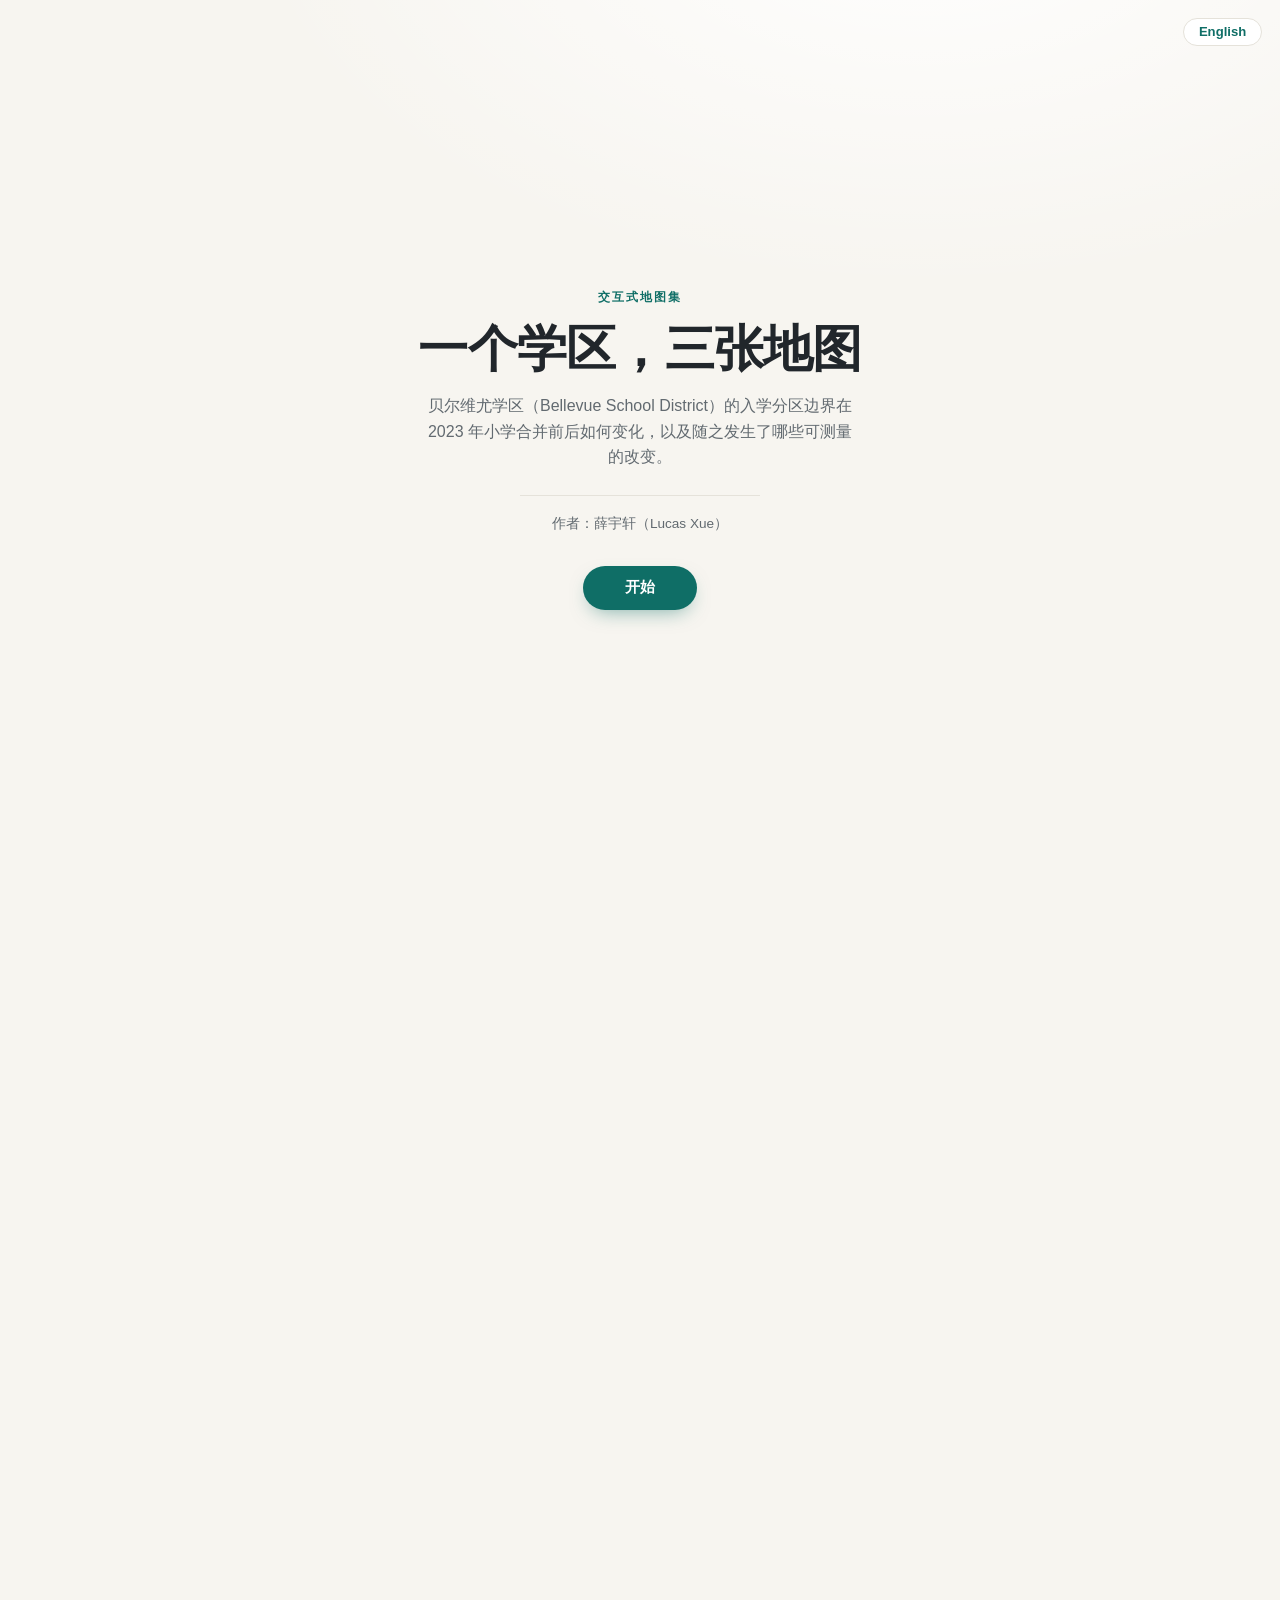
<file: methods.zh.html>
<!DOCTYPE html>
<html lang="zh-Hans">
<head>
  <meta charset="UTF-8" />
  <meta name="viewport" content="width=device-width, initial-scale=1.0" />
  <link rel="icon" href="favicon.ico" />
  <title>方法与来源 — 贝尔维尤学区边界</title>
  <meta name="description" content="本站每一个数字是怎么算出来的：数据来源、公式、设计取舍、局限与引用文献。" />
  <link rel="stylesheet" href="styles.css?v=153" />
</head>
<body class="an-page">

  <!-- top-left tabs launcher -->
  <div class="tabs-launcher">
    <button class="tabs-btn" id="tabs-btn" aria-expanded="false" aria-haspopup="true">更多页面 <span class="tabs-caret">&#9662;</span></button>
    <button class="tabs-btn" id="panel-lang" title="Switch language">English</button>
    <div class="tabs-menu" id="tabs-menu" hidden>
      <a class="tabs-item tabs-link" href="index.html">地图工具</a>
      <a class="tabs-item tabs-link" href="changes.html">边界变更</a>
      <a class="tabs-item tabs-link" href="analysis.zh.html">分析</a>
      <a class="tabs-item tabs-link" href="definitions.zh.html">定义与参考</a>
    </div>
  </div>

  <!-- left rail -->
  <nav class="an-nav" aria-label="Sections">
    <a href="#m1" data-sec="m1">1 &middot; 研究设计</a>
    <a href="#m2" data-sec="m2">2 &middot; 边界数据</a>
    <a href="#m3" data-sec="m3">3 &middot; 人口数据</a>
    <a href="#m4" data-sec="m4">4 &middot; 各项指标</a>
    <a href="#m5" data-sec="m5">5 &middot; 文献定位</a>
    <a href="#m6" data-sec="m6">6 &middot; 局限</a>
    <a href="#m7" data-sec="m7">7 &middot; 致谢与可复现性</a>
  </nav>

  <main class="an-wrap">
    <header class="an-header">
      <p class="an-kicker">方法与来源</p>
      <h1>本站每一个数字是怎么算出来的</h1>
      <p class="an-lede">数据、公式、设计取舍和局限都写在这里&mdash;&mdash;本站的每一个说法都可以核查，
      任何持怀疑态度的人都能重走一遍我们的步骤。</p>
    </header>

    <!-- §1 -->
    <section class="an-section" id="m1">
      <p class="an-secnum">第 1 节</p>
      <h2>研究设计：一次真实的"前后对比"</h2>
      <p>研究边界公平性通常绕不开一个难题：<i>和什么比</i>才算公平？研究者的做法是构造一个
      <b>反事实基准</b>（counterfactual）&mdash;&mdash;一张"如果不这样画会是什么样"的对照地图，
      比如把每户人家分给离家最近的学校，或者用计算机模拟出成千上万张地图。可是人为构造的基准
      总有争议，用不同基准的研究会得出不同的结论。<sup class="an-cite"><a href="#ref-1">1</a>,<a href="#ref-2">2</a></sup></p>
      <p>本项目基本绕开了这场争论，因为贝尔维尤的历史自带一组真实对照：学区在 2018 年和 2023 年
      两次重画了小学边界。<b>每次变更之前的地图本身<i>就是</i>基准。</b>本站的每一项指标都计算三遍
      &mdash;&mdash;每个边界时期各一遍&mdash;&mdash;然后互相比较。</p>
      <h3 class="an-h3">固定人口快照</h3>
      <p>三个时期使用同一批居民：2020 年人口普查。这些年里真实的家庭在搬进搬出，
      但如果每个时期各用各的人口，时期之间的差异就可能是"线变了"，<i>也</i>可能是"人变了"，
      无法区分。<b>把人口固定住，才能分离出画线本身造成的变化。</b></p>
      <h3 class="an-h3">为什么偏偏是 2020 年</h3>
      <p><b>2020 年十年一度的人口普查是唯一逐街区的完整清点</b>&mdash;&mdash;逐年的替代数据只有
      针对大得多的区域的抽样估计。这个选择的代价在<a href="#m6">局限</a>一节里如实说明。</p>
      <p>在校人数是有意保留的例外：那些是<b>逐年的真实统计</b>，因为"这栋楼当年有多满"
      本来就是一个关于特定年份的问题。</p>
    </section>

    <!-- §2 -->
    <section class="an-section" id="m2">
      <p class="an-secnum">第 2 节</p>
      <h2>边界数据，逐时期说明</h2>
      <p>2018 年和 2023 年只有小学边界发生了变化；初中和高中的分区在三个时期完全相同
      （这本身是核查过的结论，不是假设）。</p>
      <ul class="an-list">
        <li><b>2023 至今（"之后"）：</b>现行入学分区边界，来自贝尔维尤市政府的开放 GIS 数据。</li>
        <li><b>2018&ndash;2023（"之前"）：</b>从贝尔维尤市一份存档的 GIS 图层中恢复，
        并做了<b>几何验证</b>：恢复出的 Wilburton 分区面积 8.50&nbsp;平方公里，
        与 2023 年 Clyde Hill（+3.60）和 Enatai（+4.90）合计获得的面积精确到小数点后两位相等；
        该时期十六个分区中有十个与今天的几何完全一致&mdash;&mdash;恰好就是合并没有触及的那些分区。</li>
        <li><b>2018 年前：</b>联邦"学校入学边界调查"（SABS，2015&ndash;16），
        是另一个数据源、另一种绘制精度。我们把这些分区裁剪到学区边界内
        （原始版本延伸进了华盛顿湖，会污染形状得分），并在全站把它们的具体边缘当作近似值对待。</li>
      </ul>
      <h3 class="an-h3">改划区域是怎么算出来的</h3>
      <p>"边界变更"页直接计算改划的区域：把变更前后两张地图叠放，所属学校不同的每一块区域成为一个"地块"，
      再按"从哪来&rarr;到哪去"归并。沿共享边缘出现的近零碎片（边界对齐噪音，无人居住）被过滤掉；
      与 2018 年前的对比使用更大的过滤阈值，以吸收跨数据源的误差。
      各地块的合计与上文独立可知的分区面积变化互相验证。</p>
      <h3 class="an-h3">各时期的项目位置</h3>
      <p>项目位置（高阶学习、双语沉浸、定点特殊教育）按时期分别整理：2018&ndash;2023 时期的设点名单
      来自学区自己的合并报告中的分校表（2022 年 10 月在校快照），现行设点来自学区项目页面和
      2024&ndash;25 学年代课教师手册。2018 年前的项目位置在公开资料中记录太少，不足以支撑距离测量，
      因此该时期不显示任何项目&mdash;&mdash;用不完整的设点名单去算"最近设点"的距离只会夸大距离，
      而<b>一个错误的数字比没有数字更糟</b>。</p>
    </section>

    <!-- §3 -->
    <section class="an-section" id="m3">
      <p class="an-secnum">第 3 节</p>
      <h2>人口数据</h2>
      <h3 class="an-h3">族裔与年龄 &mdash; 2020 年普查街区</h3>
      <p>族裔和年龄来自 2020 年人口普查的街区层级数据（最小的普查单元；学区内共 1,327 个街区）：
      族裔来自选区重划文件（P.L.&nbsp;94-171），年龄来自人口概况表（P12）。
      每个街区按其位置点落在哪个分区内归属，按时期分别归属；街区足够小，这种归属基本上是精确的。</p>
      <h3 class="an-h3">收入、租金与语言 &mdash; ACS 街区组</h3>
      <p>收入、房价、租金和语言来自美国社区调查（ACS）2019&ndash;2023 五年估计
      （表 B19013、B25077、B25064、C16002），发布单位是街区组&mdash;&mdash;比街区大得多的区域，
      有时会横跨分区边界。<b>横跨边界的街区组，其计数按 2020 年街区人口在两侧的比例拆分到各分区</b>
      （人口比例分摊法）；分区中位数是各街区组中位数按人口加权的平均值。
      "英语能力有限的家庭户"沿用普查定义：家中没有 14 岁及以上成员英语说得非常好。</p>
      <h3 class="an-h3">在校人数与容量</h3>
      <p>小学在校人数来自华盛顿州 OSPI 的学校报告卡；初中和高中在校人数来自 NCES 公共教育数据核心
      （Common Core of Data）的分校统计（另在标注处使用学区自己的十月快照）；校舍容量来自学区设施文件
      （小学用 2023 年合并报告；中学高中用 2019 年评估&mdash;&mdash;凡是混用之处都注明了年份）。
      全站统一遵守一条计数规则：OSPI 按<i>年级</i>报告，所以这里的小学数字在减去学前儿童后与学区自己的
      十月 K-5 统计一致；而 NCES 总数包含学前儿童、学区的 K-5 统计不包含&mdash;&mdash;因此凡引用在校人数
      之处都注明用的是哪一种。<b>使用率是唯一按 K&ndash;5 口径计算的指标</b>&mdash;&mdash;用 K&ndash;5
      在校人数除以 K&ndash;5 容量（只算 K&ndash;5 教室），两边对齐，学前班不会把比例抬高。其余一切&mdash;&mdash;
      在校总数、在校学生人口构成、隔离指数&mdash;&mdash;都用 pre-K&ndash;5（含学前班）。</p>
      <h3 class="an-h3">通勤</h3>
      <p>通勤按<b>真实道路网络</b>计算：对每一个街区，到每所相关学校的驾车和步行距离与时间，
      都用 openrouteservice 引擎（基于 OpenStreetMap）预先算好。<b>时间为不含堵车的典型估计。</b>
      还有一条覆盖范围规则需要记住：<b>所有通勤数字描述的都是居民</b>&mdash;&mdash;住在各分区里的儿童
      &mdash;&mdash;而不是学校实际就读的学生群体。学校还招收来自分区之外的学生（项目安置和转学），
      以及完全来自学区之外的学生（2023&ndash;24 学年约 982 人），这些学生的通勤不出现在本站的任何
      通勤数字中。</p>
      <h3 class="an-h3">书面记录 &mdash; 参与过程的叙述是怎么建立的</h3>
      <p>过程部分的叙述（参与卡片、"学区总览"里的记录，以及"分析"页各处的引语）建立在文献而非计算之上：
      多家互相独立的媒体对 2023 年合并的报道，加上学区自己的记录&mdash;&mdash;合并报告、
      官方日程与更新、督学问答的公开文字记录，以及七个家长教师联合会（PTA）的联名信。
      学区原有的许多网页后来被撤下，因此引用指向存档副本。使用这份记录时遵守三条规则：
      <b>每一个说法都注明是谁或哪份文件说的</b>；各方说法冲突时（如 Eastgate 的沟通争议），
      <b>两边都呈现</b>；先后发生的事件<b>绝不当作因果关系呈现</b>，除非有来源自己陈述了这种联系。</p>
      <h3 class="an-h3">每个数字描述的是哪些人？</h3>
      <p>读每一个数字时请记住它的统计对象：</p>
      <ul class="an-list">
        <li><b>学龄儿童（5&ndash;17 岁，2020 年普查）</b>&mdash;&mdash;所有通勤和项目距离数字
        都按儿童居住位置加权平均；分区"儿童"数和社区拆分统计用同一口径。</li>
        <li><b>全体居民（2020 年普查）</b>&mdash;&mdash;族裔比例、构成差距，以及按居住地计算的隔离指数。</li>
        <li><b>家庭户（ACS）</b>&mdash;&mdash;收入、房价、租金和英语能力有限户的比例。</li>
        <li><b>在校学生（逐年）</b>&mdash;&mdash;在校人数、容量、使用率，按就读计算的隔离指数
        （后者同样不含选校制学校，因为它们没有分区），以及来自 OSPI 的分校人口构成排名
        （族裔、低收入、英语学习者、高阶学习、特殊教育）。</li>
      </ul>
    </section>

    <!-- §4 -->
    <section class="an-section" id="m4">
      <p class="an-secnum">第 4 节</p>
      <h2>各项指标</h2>

      <h3 class="an-h3">形状（紧凑度）得分 &mdash; 每分区、每时期</h3>
      <ul class="an-list">
        <li><b>Polsby&ndash;Popper</b> = 4&pi;A&nbsp;/&nbsp;P&sup2;，其中 A 为面积，P 为周长。
        圆形得 1 分。</li>
        <li><b>Reock</b> = A&nbsp;/&nbsp;能包住该分区的最小圆的面积。</li>
        <li><b>凸包比</b> = A&nbsp;/&nbsp;该分区凸包（橡皮筋式外轮廓）的面积。</li>
        <li><b>最小外接矩形比</b> = A&nbsp;/&nbsp;能装下该分区的最小旋转矩形的面积。</li>
        <li><b>转动惯量</b>：只看几何（面积）的版本&mdash;&mdash;分区面积围绕其质心的分散程度，
        归一化后圆形得 1 分；由多边形按解析式直接算出。</li>
      </ul>
      <p>关于测量方式的一点说明：地图的原始坐标是经纬度&mdash;&mdash;是角度，不是距离&mdash;&mdash;
      所以测量之前要先转换到一种坐标即真实米数的平面"投影"（UTM 第 10N 带，专为我们所在的地带设计，
      畸变可以忽略）。选哪种投影会悄悄改变紧凑度得分，<sup class="an-cite"><a href="#ref-6">6</a></sup>
      所以我们的投影写明在此。五个得分都在该投影下计算，每个分区还会得到一个在其所属时期内的百分位排名。
      之所以列出五个得分而不是一个，是因为<b>没有任何一个形状得分可以单独尽信</b>&mdash;&mdash;
      得分之间会互相矛盾，而实现细节（投影、分辨率、岸线处理）都会改变它们。<sup class="an-cite"><a href="#ref-6">6</a>,<a href="#ref-7">7</a></sup></p>

      <h3 class="an-h3">通勤与项目可达性 &mdash; 每分区、每时期</h3>
      <p>对每个分区：儿童从家到指定学校（以及到每个项目最近设点）的平均距离/时间，按儿童居住位置加权，
      另有最小值、四分位数、中位数、最大值，以及门槛内比例（3&nbsp;公里；驾车 10 分钟；步行 20 分钟）。
      侧栏里的<b>分布曲线</b>来自离散数据&mdash;&mdash;普查街区&mdash;&mdash;所以<b>那条看起来平滑的曲线
      其实是累计计数</b>：对每个距离 x，给出住在 x 之内的儿童比例，在零到该分区最大值之间取四十个点。
      直线距离和道路网络两个版本都有；凡是路径计算可用之处，本站显示道路数值。</p>

      <h3 class="an-h3">容量 &mdash; 每学校、每时期</h3>
      <p><b>使用率</b> = 在校人数&nbsp;/&nbsp;校舍容量，用该时期自己的统计对照该时期记录最完整的容量。</p>

      <h3 class="an-h3">人口构成指标</h3>
      <ul class="an-list">
        <li><b>族裔比例</b>&mdash;&mdash;分区内每个组别的百分比（六个组别：非西语裔白人、亚裔、非裔、
        两个及以上族裔、其他；西语裔不分种族），来自 2020 年街区数据。</li>
        <li><b>构成差距（mix gap）</b>&mdash;&mdash;按分区计算：把分区内六个组别各自的比例与全学区
        该组别的比例逐一比较，把偏差累加起来，占分区人口越多的组别权重越大。
        零表示分区构成与全学区完全一致；全学区汇总是<b>互信息指数（M）</b>，即各分区按居民人口加权的平均值。
        （面向数学爱好者：单个分区的构成差距是相对全学区构成的 Kullback&ndash;Leibler 散度，M 就是它们之和
        &mdash;&mdash;与熵指数 H 同属信息论家族，H 不过是归一化后的 M（H = M ÷ 全学区多样性）；这一家族的测量见
        Reardon &amp; Firebaugh（2002）<sup class="an-cite"><a href="#ref-4">4</a></sup>。）</li>
        <li><b>相异指数（D）</b>&mdash;&mdash;全学区口径，白人与非白人两分：一个组别中需要换校的比例，
        换完之后每所学校的构成才会完全均匀。0 表示已经均匀；1 表示完全分离。完整数学见
        Duncan &amp; Duncan（1955）。<sup class="an-cite"><a href="#ref-3">3</a></sup></li>
        <li><b>熵指数（Theil's H）</b>&mdash;&mdash;全学区口径，六个组别全算：平均而言，
        每所学校比全学区整体的多样性低多少。0 表示每所学校都与全学区一致；1 表示完全分离。
        它的公式确实复杂，这里不再重现&mdash;&mdash;定义及其论证见
        Reardon &amp; Firebaugh（2002）。<sup class="an-cite"><a href="#ref-4">4</a></sup>
        选用 H 是因为它是唯一既尊重转移原则、又能干净分解的多组别指数&mdash;&mdash;这是一个有理由的选择，
        不是随大流。D 和 H 都按两种口径、并<b>对每个边界时期分别</b>计算：居住口径使用固定的
        2020 年人口套在该时期的分区上，就读口径使用各时期最后一学年的分校族裔就读数据
        （2017&ndash;18、2022&ndash;23、2023&ndash;24&mdash;&mdash;小学来自华盛顿州 OSPI，
        初中高中来自 NCES）。"学区总览"显示当前时期的数值，
        并同时列出全学区互信息指数（M）（各分区构成差距按居民人口加权的平均）。</li>
        <li><b>社区拆分</b>&mdash;&mdash;对贝尔维尤市官方划定的每个社区，统计其学龄儿童被分进几个分区，
        按时期分别统计；落在学区外的部分单独报告，绝不算作一所额外的学校。</li>
        <li><b>稳定性</b>&mdash;&mdash;每片区域的学校归属在三个时期中变了几次（零次、一次或两次），
        由第 2 节的边界叠加得出。</li>
      </ul>
    </section>

    <!-- §5 -->
    <section class="an-section" id="m5">
      <p class="an-secnum">第 5 节</p>
      <h2>本项目在文献中的位置</h2>
      <h3 class="an-h3">学校分区研究的脉络</h3>
      <p>与本项目最接近的已发表研究，都是拿真实入学分区与人为构造的基准比较：Richards
      把 15,290 个分区与"最近学校"（Voronoi）版本对照，发现不规则的边界总体上使隔离
      略有<i>加重</i>；<sup class="an-cite"><a href="#ref-1">1</a></sup>Monarrez 用更新的数据、
      不同的指数，并把学校<i>选址</i>与画线分解开来，发现边界反而略有<i>促进融合</i>
      （相对距离最小化基准约 &minus;5%，且边界层面的差异约有 86% 传导到了实际就读）。<sup class="an-cite"><a href="#ref-2">2</a></sup>
      <b>两项严谨的研究，得出相反的符号&mdash;&mdash;答案取决于选了哪个指数、哪批样本、哪种基准。</b>
      两者一致同意的是：效应因学区而异、差别悬殊&mdash;&mdash;这正是单个学区的真实前后事件
      值得按其本身条件研究的原因。Richards 和 Stroub 还证明了分区的不规则可能是"地理的偶然"，
      而不是操纵的证据<sup class="an-cite"><a href="#ref-5">5</a></sup>&mdash;&mdash;
      本站"分析"页的形状一节正是用贝尔维尤的湖泊展开了这个论点。</p>
      <h3 class="an-h3">来自选区重划数学的警示</h3>
      <p>那套文献提供了本站赖以建立的规则。紧凑度得分仅凭实现细节就能被改变，
      一张地图可以通过所有形状测试、底下却照样是精心设计的；<sup class="an-cite"><a href="#ref-6">6</a></sup>
      优化紧凑度并不能产生公平的地图&mdash;&mdash;跨州来看两者基本不相关；<sup class="an-cite"><a href="#ref-7">7</a></sup>
      单一的杰利蝾螈指标可以被钻空子，有时会彻底误导；<sup class="an-cite"><a href="#ref-8">8</a></sup>
      不同指标对同一张地图经常意见相左；<sup class="an-cite"><a href="#ref-9">9</a></sup>
      而地理本身&mdash;&mdash;岸线、山脉、社区实际坐落的位置&mdash;&mdash;会产生不规则却无辜的边界，
      光靠公式无法把它们与精心设计的边界区分开。<sup class="an-cite"><a href="#ref-10">10</a></sup>
      所以本站的规则是：<b>多个指标、不做合成总分、不下结论</b>。</p>
      <h3 class="an-h3">过程侧的评价框架</h3>
      <p>学者评价公共决策过程时使用的工具，包括 Arnstein 的公民参与阶梯<sup class="an-cite"><a href="#ref-13">13</a></sup>
      （把过程从走过场的咨询到共享权力分级排列）和程序正义理论<sup class="an-cite"><a href="#ref-14">14</a></sup>
      （认为人们的公平感取决于决定是<i>怎么</i>做出的，而不只是决定了什么）。两者本质上都是评价性的
      &mdash;&mdash;套用它们就等于给学区打分&mdash;&mdash;所以本站有意止步于此：
      提供这类评价所需的、有文献依据的事实，并点出这些工具的名字，把打分留给读者和正式研究。</p>
      <h3 class="an-h3">为什么不做模拟集合</h3>
      <p>当代最有力的选区重划分析，是把一张已生效的地图与成千上万张模拟出的备选地图比较。<sup class="an-cite"><a href="#ref-11">11</a>,<a href="#ref-12">12</a></sup>
      模拟集合回答的是"这张地图反常吗？"&mdash;&mdash;一个归因问题。我们的问题是"这次变更做了什么？"，
      对这个问题来说，<b>变更前的地图就是最自然的对照</b>；再堆一摞假想的贝尔维尤，
      只会增加机器而不会增加答案。</p>
    </section>

    <!-- §6 -->
    <section class="an-section" id="m6">
      <p class="an-secnum">第 6 节</p>
      <h2>局限</h2>
      <p>第一条，也是贯穿始终的一条：<b>本站不评判公平。</b>这里没有任何指标是公平分数，
      没有任何数字给任何学校、社区或决策评出对错。在这个立场之内，数据的局限如实列出：</p>
      <ul class="an-list">
        <li><b>只有一份固定人口。</b>所有人口内容都建立在同一份快照上（2020 年普查；
        家庭户指标用 ACS 2019&ndash;2023）。这样能干净地分离边界效应，但也意味着 2018 年前的时期
        描述的是 2020 年（而非 2016 年）住在那里的人&mdash;&mdash;并且任何时期都不反映人口随时间的变化。</li>
        <li><b>不含行为反应。</b>人们会对重划做出反应&mdash;&mdash;转去私立学校、申请转学、搬家、
        房价调整。这些反馈都没有建模；我们的数字显示的是这些线对一个静止世界做了什么，
        而不是世界如何回应。</li>
        <li><b>2018 年前的几何是近似的</b>（跨数据源，联邦 SABS）；其形状得分和改划地块
        是接近的估计，不精确到地块。</li>
        <li><b>容量数据年份混用</b>（已标注处：小学用 2023 年值，中学高中用 2019 年值）；
        选校制学校的容量更旧，因此它们的图钉只显示在校人数。</li>
        <li><b>距离是"够得着"，不是"进得去"。</b>项目距离指标回答的是"能不能到达那里"，
        从不涉及资格、录取或空位；特殊教育的安置经由 IEP 程序指定，不由距离决定。</li>
        <li><b>就读 &ne; 居住。</b>选校制学校面向全学区招生；约 982 名学生（2023&ndash;24）
        从学区外通勤入学；部分居民就读私立学校或其他学区。基于分区的指标描述的是居民。</li>
        <li><b>只看学区内部。</b>区域性学校隔离的很大一部分存在于学区<i>之间</i>；<sup class="an-cite"><a href="#ref-2">2</a></sup>
        一个学区内部的边界变更最多只能触及学区内部的那一部分。</li>
        <li><b>通勤时间为不含堵车的估计</b>，基于今天的道路网络，套用到所有时期。</li>
        <li><b>指数的选择有影响。</b>隔离和紧凑度的数值取决于计入哪些组别、用哪个公式<sup class="an-cite"><a href="#ref-3">3</a>,<a href="#ref-4">4</a></sup>
        &mdash;&mdash;这正是本站列出多个指标、请你自行比较而不迷信任何一个的原因。</li>
      </ul>
    </section>

    <!-- §7 -->
    <section class="an-section" id="m7">
      <p class="an-secnum">第 7 节</p>
      <h2>致谢与可复现性</h2>
      <p><b>数据：</b>美国人口普查局（2020 年十年普查；ACS 2019&ndash;2023）；华盛顿州 OSPI
      （学校报告卡：小学在校人数与分校学生构成）；NCES
      （公共教育数据核心；学校入学边界调查）；贝尔维尤市开放 GIS 数据；
      贝尔维尤学区的报告与项目页面（原件已撤下者使用存档副本）；Zillow ZHVI
      （城市层级房价序列，仅作市场背景）。"分析"页引用的新闻与学区记录在
      <a class="tabs-link" href="analysis.zh.html#s7">该页</a>标注。</p>
      <p><b>地图与路径：</b>底图 &copy; <a href="https://www.maptiler.com/copyright/">MapTiler</a>
      &copy; <a href="https://www.openstreetmap.org/copyright">OpenStreetMap contributors</a>；
      路径计算由 <a href="https://openrouteservice.org/">openrouteservice</a>（HeiGIT）提供，
      基于 OpenStreetMap。地图渲染使用 MapLibre GL JS。</p>
      <p><b>可复现性：</b>本站是完全静态、公开构建的。<b>每一个处理脚本、每一份中间数据、
      每一个页面都公开</b>在项目仓库
      （<a href="https://github.com/Remonade9/gerrymandering-research-website">github.com/Remonade9/gerrymandering-research-website</a>）
      &mdash;&mdash;整条流水线可以重跑，每个数字都能从原始来源追溯。</p>

      <h3 class="an-h3">参考文献</h3>
      <ul class="an-list an-srcs">
        <li id="ref-1"><b class="src-no">[1]</b> Richards, M. P. (2014). The gerrymandering of
        school attendance zones and the segregation of public schools: A geospatial analysis.
        <i>American Educational Research Journal</i>, 51(6), 1119&ndash;1157.</li>
        <li id="ref-2"><b class="src-no">[2]</b> Monarrez, T. (2023). School attendance
        boundaries and the segregation of public schools in the United States. <i>American
        Economic Journal: Applied Economics</i>. DOI: 10.1257/app.20200498.</li>
        <li id="ref-3"><b class="src-no">[3]</b> Duncan, O. D., &amp; Duncan, B. (1955). A
        methodological analysis of segregation indexes. <i>American Sociological Review</i>,
        20(2), 210&ndash;217.</li>
        <li id="ref-4"><b class="src-no">[4]</b> Reardon, S. F., &amp; Firebaugh, G. (2002).
        Measures of multigroup segregation. <i>Sociological Methodology</i>, 32(1),
        33&ndash;67. (Multigroup entropy index after Theil, 1972.)</li>
        <li id="ref-5"><b class="src-no">[5]</b> Richards, M. P., &amp; Stroub, K. J. (2015).
        An accident of geography? Assessing the gerrymandering of school attendance zones.
        <i>Teachers College Record</i>, 117(7).</li>
        <li id="ref-6"><b class="src-no">[6]</b> Barnes, R., &amp; Solomon, J. (2020).
        Gerrymandering and compactness: Implementation flexibility and abuse. <i>Election Law
        Journal</i>, 20(4).</li>
        <li id="ref-7"><b class="src-no">[7]</b> Gurnee, W., &amp; Shmoys, D. B. (2021).
        Fairmandering: A column generation heuristic for fairness-optimized political
        districting. <i>SIAM ACDA Proceedings</i>.</li>
        <li id="ref-8"><b class="src-no">[8]</b> Ratliff, T., Somersille, S., &amp; Veomett, E.
        (2025). Don't trust a single gerrymandering metric. arXiv:2409.17186.</li>
        <li id="ref-9"><b class="src-no">[9]</b> Cervas, J., &amp; Grofman, B. (2020). Tools
        for identifying partisan gerrymandering, with an application to congressional
        districting in Pennsylvania. <i>Political Geography</i>, 76, 102069.</li>
        <li id="ref-10"><b class="src-no">[10]</b> Subia, G., Fowler, C. S., Housel, J.,
        Retchless, D., Thatcher, J., Theobald, R., &amp; Weichelt, R. (2026). Geography's role
        in civic engagement: Conversations, analysis, and reflections on U.S. electoral
        districting. <i>Annals of the American Association of Geographers</i>.</li>
        <li id="ref-11"><b class="src-no">[11]</b> Kenny, C. T., McCartan, C., Simko, T.,
        Kuriwaki, S., &amp; Imai, K. (2023). Widespread partisan gerrymandering mostly cancels
        nationally, but reduces electoral competition. <i>PNAS</i>, 120(25).</li>
        <li id="ref-12"><b class="src-no">[12]</b> McCartan, C., &amp; Imai, K. (2023).
        Sequential Monte Carlo for sampling balanced and compact redistricting plans.
        <i>Annals of Applied Statistics</i>, 17(4); and DeFord, D., Duchin, M., &amp; Solomon,
        J. (2021). Recombination: A family of Markov chains for redistricting. <i>Harvard Data
        Science Review</i>, 3(1).</li>
        <li id="ref-13"><b class="src-no">[13]</b> Arnstein, S. R. (1969). A ladder of citizen
        participation. <i>Journal of the American Institute of Planners</i>, 35(4),
        216&ndash;224.</li>
        <li id="ref-14"><b class="src-no">[14]</b> Tyler, T. R. (1990). <i>Why People Obey the
        Law</i>. Yale University Press. (Procedural justice: people's sense of fairness tracks
        the process, not just the outcome.)</li>
      </ul>
    </section>

    <footer class="an-footer">
      <p>本页是《一个学区，三张地图》的一部分。</p>
    </footer>
  </main>

  <!-- Entry screens + shared language state -->
  <script src="intro.js?v=153"></script>

  <script>
    (function () {
      const btn = document.getElementById("tabs-btn");
      const menu = document.getElementById("tabs-menu");
      const setOpen = (open) => { menu.hidden = !open; btn.setAttribute("aria-expanded", String(open)); };
      btn.addEventListener("click", (e) => { e.stopPropagation(); setOpen(menu.hidden); });
      document.addEventListener("click", (e) => { if (!menu.hidden && !menu.contains(e.target)) setOpen(false); });
      document.addEventListener("keydown", (e) => { if (e.key === "Escape" && !menu.hidden) setOpen(false); });

      /* left-rail highlight */
      const navLinks = [...document.querySelectorAll(".an-nav a")];
      const bySec = Object.fromEntries(navLinks.map(a => [a.dataset.sec, a]));
      const io = new IntersectionObserver((entries) => {
        entries.forEach(en => {
          if (en.isIntersecting) {
            navLinks.forEach(a => a.classList.remove("on"));
            const a = bySec[en.target.id];
            if (a) a.classList.add("on");
          }
        });
      }, { rootMargin: "-20% 0px -65% 0px" });
      document.querySelectorAll(".an-section").forEach(sec => io.observe(sec));
    })();
  </script>
  <!-- Visit counts (GoatCounter): page views by day, page, and region; no cookies, no personal data. -->
  <script data-goatcounter="https://gerrymandering-research.goatcounter.com/count" async src="//gc.zgo.at/count.js"></script>
</body>
</html>
</file>
<file: vendor/maplibre-gl.css>
.maplibregl-map{font:12px/20px Helvetica Neue,Arial,Helvetica,sans-serif;overflow:hidden;position:relative;-webkit-tap-highlight-color:rgb(0 0 0/0)}.maplibregl-canvas{left:0;position:absolute;top:0}.maplibregl-map:fullscreen{height:100%;width:100%}.maplibregl-ctrl-group button.maplibregl-ctrl-compass{touch-action:none}.maplibregl-canvas-container.maplibregl-interactive,.maplibregl-ctrl-group button.maplibregl-ctrl-compass{cursor:grab;-webkit-user-select:none;-moz-user-select:none;user-select:none}.maplibregl-canvas-container.maplibregl-interactive.maplibregl-track-pointer{cursor:pointer}.maplibregl-canvas-container.maplibregl-interactive:active,.maplibregl-ctrl-group button.maplibregl-ctrl-compass:active{cursor:grabbing}.maplibregl-canvas-container.maplibregl-touch-zoom-rotate,.maplibregl-canvas-container.maplibregl-touch-zoom-rotate .maplibregl-canvas{touch-action:pan-x pan-y}.maplibregl-canvas-container.maplibregl-touch-drag-pan,.maplibregl-canvas-container.maplibregl-touch-drag-pan .maplibregl-canvas{touch-action:pinch-zoom}.maplibregl-canvas-container.maplibregl-touch-zoom-rotate.maplibregl-touch-drag-pan,.maplibregl-canvas-container.maplibregl-touch-zoom-rotate.maplibregl-touch-drag-pan .maplibregl-canvas{touch-action:none}.maplibregl-canvas-container.maplibregl-touch-drag-pan.maplibregl-cooperative-gestures,.maplibregl-canvas-container.maplibregl-touch-drag-pan.maplibregl-cooperative-gestures .maplibregl-canvas{touch-action:pan-x pan-y}.maplibregl-ctrl-bottom-left,.maplibregl-ctrl-bottom-right,.maplibregl-ctrl-top-left,.maplibregl-ctrl-top-right{pointer-events:none;position:absolute;z-index:2}.maplibregl-ctrl-top-left{left:0;top:0}.maplibregl-ctrl-top-right{right:0;top:0}.maplibregl-ctrl-bottom-left{bottom:0;left:0}.maplibregl-ctrl-bottom-right{bottom:0;right:0}.maplibregl-ctrl{clear:both;pointer-events:auto;transform:translate(0)}.maplibregl-ctrl-top-left .maplibregl-ctrl{float:left;margin:10px 0 0 10px}.maplibregl-ctrl-top-right .maplibregl-ctrl{float:right;margin:10px 10px 0 0}.maplibregl-ctrl-bottom-left .maplibregl-ctrl{float:left;margin:0 0 10px 10px}.maplibregl-ctrl-bottom-right .maplibregl-ctrl{float:right;margin:0 10px 10px 0}.maplibregl-ctrl-group{background:#fff;border-radius:4px}.maplibregl-ctrl-group:not(:empty){box-shadow:0 0 0 2px rgba(0,0,0,.1)}@media (forced-colors:active){.maplibregl-ctrl-group:not(:empty){box-shadow:0 0 0 2px ButtonText}}.maplibregl-ctrl-group button{background-color:transparent;border:0;box-sizing:border-box;cursor:pointer;display:block;height:29px;outline:none;padding:0;width:29px}.maplibregl-ctrl-group button+button{border-top:1px solid #ddd}.maplibregl-ctrl button .maplibregl-ctrl-icon{background-position:50%;background-repeat:no-repeat;display:block;height:100%;width:100%}@media (forced-colors:active){.maplibregl-ctrl-icon{background-color:transparent}.maplibregl-ctrl-group button+button{border-top:1px solid ButtonText}}.maplibregl-ctrl button::-moz-focus-inner{border:0;padding:0}.maplibregl-ctrl-attrib-button:focus,.maplibregl-ctrl-group button:focus{box-shadow:0 0 2px 2px #0096ff}.maplibregl-ctrl button:disabled{cursor:not-allowed}.maplibregl-ctrl button:disabled .maplibregl-ctrl-icon{opacity:.25}.maplibregl-ctrl button:not(:disabled):hover{background-color:rgb(0 0 0/5%)}.maplibregl-ctrl-group button:focus:focus-visible{box-shadow:0 0 2px 2px #0096ff}.maplibregl-ctrl-group button:focus:not(:focus-visible){box-shadow:none}.maplibregl-ctrl-group button:focus:first-child{border-radius:4px 4px 0 0}.maplibregl-ctrl-group button:focus:last-child{border-radius:0 0 4px 4px}.maplibregl-ctrl-group button:focus:only-child{border-radius:inherit}.maplibregl-ctrl button.maplibregl-ctrl-zoom-out .maplibregl-ctrl-icon{background-image:url("data:image/svg+xml;charset=utf-8,%3Csvg xmlns='http://www.w3.org/2000/svg' width='29' height='29' fill='%23333' viewBox='0 0 29 29'%3E%3Cpath d='M10 13c-.75 0-1.5.75-1.5 1.5S9.25 16 10 16h9c.75 0 1.5-.75 1.5-1.5S19.75 13 19 13z'/%3E%3C/svg%3E")}.maplibregl-ctrl button.maplibregl-ctrl-zoom-in .maplibregl-ctrl-icon{background-image:url("data:image/svg+xml;charset=utf-8,%3Csvg xmlns='http://www.w3.org/2000/svg' width='29' height='29' fill='%23333' viewBox='0 0 29 29'%3E%3Cpath d='M14.5 8.5c-.75 0-1.5.75-1.5 1.5v3h-3c-.75 0-1.5.75-1.5 1.5S9.25 16 10 16h3v3c0 .75.75 1.5 1.5 1.5S16 19.75 16 19v-3h3c.75 0 1.5-.75 1.5-1.5S19.75 13 19 13h-3v-3c0-.75-.75-1.5-1.5-1.5'/%3E%3C/svg%3E")}@media (forced-colors:active){.maplibregl-ctrl button.maplibregl-ctrl-zoom-out .maplibregl-ctrl-icon{background-image:url("data:image/svg+xml;charset=utf-8,%3Csvg xmlns='http://www.w3.org/2000/svg' width='29' height='29' fill='%23fff' viewBox='0 0 29 29'%3E%3Cpath d='M10 13c-.75 0-1.5.75-1.5 1.5S9.25 16 10 16h9c.75 0 1.5-.75 1.5-1.5S19.75 13 19 13z'/%3E%3C/svg%3E")}.maplibregl-ctrl button.maplibregl-ctrl-zoom-in .maplibregl-ctrl-icon{background-image:url("data:image/svg+xml;charset=utf-8,%3Csvg xmlns='http://www.w3.org/2000/svg' width='29' height='29' fill='%23fff' viewBox='0 0 29 29'%3E%3Cpath d='M14.5 8.5c-.75 0-1.5.75-1.5 1.5v3h-3c-.75 0-1.5.75-1.5 1.5S9.25 16 10 16h3v3c0 .75.75 1.5 1.5 1.5S16 19.75 16 19v-3h3c.75 0 1.5-.75 1.5-1.5S19.75 13 19 13h-3v-3c0-.75-.75-1.5-1.5-1.5'/%3E%3C/svg%3E")}}@media (forced-colors:active) and (prefers-color-scheme:light){.maplibregl-ctrl button.maplibregl-ctrl-zoom-out .maplibregl-ctrl-icon{background-image:url("data:image/svg+xml;charset=utf-8,%3Csvg xmlns='http://www.w3.org/2000/svg' width='29' height='29' viewBox='0 0 29 29'%3E%3Cpath d='M10 13c-.75 0-1.5.75-1.5 1.5S9.25 16 10 16h9c.75 0 1.5-.75 1.5-1.5S19.75 13 19 13z'/%3E%3C/svg%3E")}.maplibregl-ctrl button.maplibregl-ctrl-zoom-in .maplibregl-ctrl-icon{background-image:url("data:image/svg+xml;charset=utf-8,%3Csvg xmlns='http://www.w3.org/2000/svg' width='29' height='29' viewBox='0 0 29 29'%3E%3Cpath d='M14.5 8.5c-.75 0-1.5.75-1.5 1.5v3h-3c-.75 0-1.5.75-1.5 1.5S9.25 16 10 16h3v3c0 .75.75 1.5 1.5 1.5S16 19.75 16 19v-3h3c.75 0 1.5-.75 1.5-1.5S19.75 13 19 13h-3v-3c0-.75-.75-1.5-1.5-1.5'/%3E%3C/svg%3E")}}.maplibregl-ctrl button.maplibregl-ctrl-fullscreen .maplibregl-ctrl-icon{background-image:url("data:image/svg+xml;charset=utf-8,%3Csvg xmlns='http://www.w3.org/2000/svg' width='29' height='29' fill='%23333' viewBox='0 0 29 29'%3E%3Cpath d='M24 16v5.5c0 1.75-.75 2.5-2.5 2.5H16v-1l3-1.5-4-5.5 1-1 5.5 4 1.5-3zM6 16l1.5 3 5.5-4 1 1-4 5.5 3 1.5v1H7.5C5.75 24 5 23.25 5 21.5V16zm7-11v1l-3 1.5 4 5.5-1 1-5.5-4L6 13H5V7.5C5 5.75 5.75 5 7.5 5zm11 2.5c0-1.75-.75-2.5-2.5-2.5H16v1l3 1.5-4 5.5 1 1 5.5-4 1.5 3h1z'/%3E%3C/svg%3E")}.maplibregl-ctrl button.maplibregl-ctrl-shrink .maplibregl-ctrl-icon{background-image:url("data:image/svg+xml;charset=utf-8,%3Csvg xmlns='http://www.w3.org/2000/svg' width='29' height='29' viewBox='0 0 29 29'%3E%3Cpath d='M18.5 16c-1.75 0-2.5.75-2.5 2.5V24h1l1.5-3 5.5 4 1-1-4-5.5 3-1.5v-1zM13 18.5c0-1.75-.75-2.5-2.5-2.5H5v1l3 1.5L4 24l1 1 5.5-4 1.5 3h1zm3-8c0 1.75.75 2.5 2.5 2.5H24v-1l-3-1.5L25 5l-1-1-5.5 4L17 5h-1zM10.5 13c1.75 0 2.5-.75 2.5-2.5V5h-1l-1.5 3L5 4 4 5l4 5.5L5 12v1z'/%3E%3C/svg%3E")}@media (forced-colors:active){.maplibregl-ctrl button.maplibregl-ctrl-fullscreen .maplibregl-ctrl-icon{background-image:url("data:image/svg+xml;charset=utf-8,%3Csvg xmlns='http://www.w3.org/2000/svg' width='29' height='29' fill='%23fff' viewBox='0 0 29 29'%3E%3Cpath d='M24 16v5.5c0 1.75-.75 2.5-2.5 2.5H16v-1l3-1.5-4-5.5 1-1 5.5 4 1.5-3zM6 16l1.5 3 5.5-4 1 1-4 5.5 3 1.5v1H7.5C5.75 24 5 23.25 5 21.5V16zm7-11v1l-3 1.5 4 5.5-1 1-5.5-4L6 13H5V7.5C5 5.75 5.75 5 7.5 5zm11 2.5c0-1.75-.75-2.5-2.5-2.5H16v1l3 1.5-4 5.5 1 1 5.5-4 1.5 3h1z'/%3E%3C/svg%3E")}.maplibregl-ctrl button.maplibregl-ctrl-shrink .maplibregl-ctrl-icon{background-image:url("data:image/svg+xml;charset=utf-8,%3Csvg xmlns='http://www.w3.org/2000/svg' width='29' height='29' fill='%23fff' viewBox='0 0 29 29'%3E%3Cpath d='M18.5 16c-1.75 0-2.5.75-2.5 2.5V24h1l1.5-3 5.5 4 1-1-4-5.5 3-1.5v-1zM13 18.5c0-1.75-.75-2.5-2.5-2.5H5v1l3 1.5L4 24l1 1 5.5-4 1.5 3h1zm3-8c0 1.75.75 2.5 2.5 2.5H24v-1l-3-1.5L25 5l-1-1-5.5 4L17 5h-1zM10.5 13c1.75 0 2.5-.75 2.5-2.5V5h-1l-1.5 3L5 4 4 5l4 5.5L5 12v1z'/%3E%3C/svg%3E")}}@media (forced-colors:active) and (prefers-color-scheme:light){.maplibregl-ctrl button.maplibregl-ctrl-fullscreen .maplibregl-ctrl-icon{background-image:url("data:image/svg+xml;charset=utf-8,%3Csvg xmlns='http://www.w3.org/2000/svg' width='29' height='29' viewBox='0 0 29 29'%3E%3Cpath d='M24 16v5.5c0 1.75-.75 2.5-2.5 2.5H16v-1l3-1.5-4-5.5 1-1 5.5 4 1.5-3zM6 16l1.5 3 5.5-4 1 1-4 5.5 3 1.5v1H7.5C5.75 24 5 23.25 5 21.5V16zm7-11v1l-3 1.5 4 5.5-1 1-5.5-4L6 13H5V7.5C5 5.75 5.75 5 7.5 5zm11 2.5c0-1.75-.75-2.5-2.5-2.5H16v1l3 1.5-4 5.5 1 1 5.5-4 1.5 3h1z'/%3E%3C/svg%3E")}.maplibregl-ctrl button.maplibregl-ctrl-shrink .maplibregl-ctrl-icon{background-image:url("data:image/svg+xml;charset=utf-8,%3Csvg xmlns='http://www.w3.org/2000/svg' width='29' height='29' viewBox='0 0 29 29'%3E%3Cpath d='M18.5 16c-1.75 0-2.5.75-2.5 2.5V24h1l1.5-3 5.5 4 1-1-4-5.5 3-1.5v-1zM13 18.5c0-1.75-.75-2.5-2.5-2.5H5v1l3 1.5L4 24l1 1 5.5-4 1.5 3h1zm3-8c0 1.75.75 2.5 2.5 2.5H24v-1l-3-1.5L25 5l-1-1-5.5 4L17 5h-1zM10.5 13c1.75 0 2.5-.75 2.5-2.5V5h-1l-1.5 3L5 4 4 5l4 5.5L5 12v1z'/%3E%3C/svg%3E")}}.maplibregl-ctrl button.maplibregl-ctrl-compass .maplibregl-ctrl-icon{background-image:url("data:image/svg+xml;charset=utf-8,%3Csvg xmlns='http://www.w3.org/2000/svg' width='29' height='29' fill='%23333' viewBox='0 0 29 29'%3E%3Cpath d='m10.5 14 4-8 4 8z'/%3E%3Cpath fill='%23ccc' d='m10.5 16 4 8 4-8z'/%3E%3C/svg%3E")}@media (forced-colors:active){.maplibregl-ctrl button.maplibregl-ctrl-compass .maplibregl-ctrl-icon{background-image:url("data:image/svg+xml;charset=utf-8,%3Csvg xmlns='http://www.w3.org/2000/svg' width='29' height='29' fill='%23fff' viewBox='0 0 29 29'%3E%3Cpath d='m10.5 14 4-8 4 8z'/%3E%3Cpath fill='%23ccc' d='m10.5 16 4 8 4-8z'/%3E%3C/svg%3E")}}@media (forced-colors:active) and (prefers-color-scheme:light){.maplibregl-ctrl button.maplibregl-ctrl-compass .maplibregl-ctrl-icon{background-image:url("data:image/svg+xml;charset=utf-8,%3Csvg xmlns='http://www.w3.org/2000/svg' width='29' height='29' viewBox='0 0 29 29'%3E%3Cpath d='m10.5 14 4-8 4 8z'/%3E%3Cpath fill='%23ccc' d='m10.5 16 4 8 4-8z'/%3E%3C/svg%3E")}}.maplibregl-ctrl button.maplibregl-ctrl-terrain .maplibregl-ctrl-icon{background-image:url("data:image/svg+xml;charset=utf-8,%3Csvg xmlns='http://www.w3.org/2000/svg' width='22' height='22' fill='%23333' viewBox='0 0 22 22'%3E%3Cpath d='m1.754 13.406 4.453-4.851 3.09 3.09 3.281 3.277.969-.969-3.309-3.312 3.844-4.121 6.148 6.886h1.082v-.855l-7.207-8.07-4.84 5.187L6.169 6.57l-5.48 5.965v.871ZM.688 16.844h20.625v1.375H.688Zm0 0'/%3E%3C/svg%3E")}.maplibregl-ctrl button.maplibregl-ctrl-terrain-enabled .maplibregl-ctrl-icon{background-image:url("data:image/svg+xml;charset=utf-8,%3Csvg xmlns='http://www.w3.org/2000/svg' width='22' height='22' fill='%2333b5e5' viewBox='0 0 22 22'%3E%3Cpath d='m1.754 13.406 4.453-4.851 3.09 3.09 3.281 3.277.969-.969-3.309-3.312 3.844-4.121 6.148 6.886h1.082v-.855l-7.207-8.07-4.84 5.187L6.169 6.57l-5.48 5.965v.871ZM.688 16.844h20.625v1.375H.688Zm0 0'/%3E%3C/svg%3E")}.maplibregl-ctrl button.maplibregl-ctrl-geolocate .maplibregl-ctrl-icon{background-image:url("data:image/svg+xml;charset=utf-8,%3Csvg xmlns='http://www.w3.org/2000/svg' width='29' height='29' fill='%23333' viewBox='0 0 20 20'%3E%3Cpath d='M10 4C9 4 9 5 9 5v.1A5 5 0 0 0 5.1 9H5s-1 0-1 1 1 1 1 1h.1A5 5 0 0 0 9 14.9v.1s0 1 1 1 1-1 1-1v-.1a5 5 0 0 0 3.9-3.9h.1s1 0 1-1-1-1-1-1h-.1A5 5 0 0 0 11 5.1V5s0-1-1-1m0 2.5a3.5 3.5 0 1 1 0 7 3.5 3.5 0 1 1 0-7'/%3E%3Ccircle cx='10' cy='10' r='2'/%3E%3C/svg%3E")}.maplibregl-ctrl button.maplibregl-ctrl-geolocate:disabled .maplibregl-ctrl-icon{background-image:url("data:image/svg+xml;charset=utf-8,%3Csvg xmlns='http://www.w3.org/2000/svg' width='29' height='29' fill='%23aaa' viewBox='0 0 20 20'%3E%3Cpath d='M10 4C9 4 9 5 9 5v.1A5 5 0 0 0 5.1 9H5s-1 0-1 1 1 1 1 1h.1A5 5 0 0 0 9 14.9v.1s0 1 1 1 1-1 1-1v-.1a5 5 0 0 0 3.9-3.9h.1s1 0 1-1-1-1-1-1h-.1A5 5 0 0 0 11 5.1V5s0-1-1-1m0 2.5a3.5 3.5 0 1 1 0 7 3.5 3.5 0 1 1 0-7'/%3E%3Ccircle cx='10' cy='10' r='2'/%3E%3Cpath fill='red' d='m14 5 1 1-9 9-1-1z'/%3E%3C/svg%3E")}.maplibregl-ctrl button.maplibregl-ctrl-geolocate.maplibregl-ctrl-geolocate-active .maplibregl-ctrl-icon{background-image:url("data:image/svg+xml;charset=utf-8,%3Csvg xmlns='http://www.w3.org/2000/svg' width='29' height='29' fill='%2333b5e5' viewBox='0 0 20 20'%3E%3Cpath d='M10 4C9 4 9 5 9 5v.1A5 5 0 0 0 5.1 9H5s-1 0-1 1 1 1 1 1h.1A5 5 0 0 0 9 14.9v.1s0 1 1 1 1-1 1-1v-.1a5 5 0 0 0 3.9-3.9h.1s1 0 1-1-1-1-1-1h-.1A5 5 0 0 0 11 5.1V5s0-1-1-1m0 2.5a3.5 3.5 0 1 1 0 7 3.5 3.5 0 1 1 0-7'/%3E%3Ccircle cx='10' cy='10' r='2'/%3E%3C/svg%3E")}.maplibregl-ctrl button.maplibregl-ctrl-geolocate.maplibregl-ctrl-geolocate-active-error .maplibregl-ctrl-icon{background-image:url("data:image/svg+xml;charset=utf-8,%3Csvg xmlns='http://www.w3.org/2000/svg' width='29' height='29' fill='%23e58978' viewBox='0 0 20 20'%3E%3Cpath d='M10 4C9 4 9 5 9 5v.1A5 5 0 0 0 5.1 9H5s-1 0-1 1 1 1 1 1h.1A5 5 0 0 0 9 14.9v.1s0 1 1 1 1-1 1-1v-.1a5 5 0 0 0 3.9-3.9h.1s1 0 1-1-1-1-1-1h-.1A5 5 0 0 0 11 5.1V5s0-1-1-1m0 2.5a3.5 3.5 0 1 1 0 7 3.5 3.5 0 1 1 0-7'/%3E%3Ccircle cx='10' cy='10' r='2'/%3E%3C/svg%3E")}.maplibregl-ctrl button.maplibregl-ctrl-geolocate.maplibregl-ctrl-geolocate-background .maplibregl-ctrl-icon{background-image:url("data:image/svg+xml;charset=utf-8,%3Csvg xmlns='http://www.w3.org/2000/svg' width='29' height='29' fill='%2333b5e5' viewBox='0 0 20 20'%3E%3Cpath d='M10 4C9 4 9 5 9 5v.1A5 5 0 0 0 5.1 9H5s-1 0-1 1 1 1 1 1h.1A5 5 0 0 0 9 14.9v.1s0 1 1 1 1-1 1-1v-.1a5 5 0 0 0 3.9-3.9h.1s1 0 1-1-1-1-1-1h-.1A5 5 0 0 0 11 5.1V5s0-1-1-1m0 2.5a3.5 3.5 0 1 1 0 7 3.5 3.5 0 1 1 0-7'/%3E%3C/svg%3E")}.maplibregl-ctrl button.maplibregl-ctrl-geolocate.maplibregl-ctrl-geolocate-background-error .maplibregl-ctrl-icon{background-image:url("data:image/svg+xml;charset=utf-8,%3Csvg xmlns='http://www.w3.org/2000/svg' width='29' height='29' fill='%23e54e33' viewBox='0 0 20 20'%3E%3Cpath d='M10 4C9 4 9 5 9 5v.1A5 5 0 0 0 5.1 9H5s-1 0-1 1 1 1 1 1h.1A5 5 0 0 0 9 14.9v.1s0 1 1 1 1-1 1-1v-.1a5 5 0 0 0 3.9-3.9h.1s1 0 1-1-1-1-1-1h-.1A5 5 0 0 0 11 5.1V5s0-1-1-1m0 2.5a3.5 3.5 0 1 1 0 7 3.5 3.5 0 1 1 0-7'/%3E%3C/svg%3E")}.maplibregl-ctrl button.maplibregl-ctrl-geolocate.maplibregl-ctrl-geolocate-waiting .maplibregl-ctrl-icon{animation:maplibregl-spin 2s linear infinite}@media (forced-colors:active){.maplibregl-ctrl button.maplibregl-ctrl-geolocate .maplibregl-ctrl-icon{background-image:url("data:image/svg+xml;charset=utf-8,%3Csvg xmlns='http://www.w3.org/2000/svg' width='29' height='29' fill='%23fff' viewBox='0 0 20 20'%3E%3Cpath d='M10 4C9 4 9 5 9 5v.1A5 5 0 0 0 5.1 9H5s-1 0-1 1 1 1 1 1h.1A5 5 0 0 0 9 14.9v.1s0 1 1 1 1-1 1-1v-.1a5 5 0 0 0 3.9-3.9h.1s1 0 1-1-1-1-1-1h-.1A5 5 0 0 0 11 5.1V5s0-1-1-1m0 2.5a3.5 3.5 0 1 1 0 7 3.5 3.5 0 1 1 0-7'/%3E%3Ccircle cx='10' cy='10' r='2'/%3E%3C/svg%3E")}.maplibregl-ctrl button.maplibregl-ctrl-geolocate:disabled .maplibregl-ctrl-icon{background-image:url("data:image/svg+xml;charset=utf-8,%3Csvg xmlns='http://www.w3.org/2000/svg' width='29' height='29' fill='%23999' viewBox='0 0 20 20'%3E%3Cpath d='M10 4C9 4 9 5 9 5v.1A5 5 0 0 0 5.1 9H5s-1 0-1 1 1 1 1 1h.1A5 5 0 0 0 9 14.9v.1s0 1 1 1 1-1 1-1v-.1a5 5 0 0 0 3.9-3.9h.1s1 0 1-1-1-1-1-1h-.1A5 5 0 0 0 11 5.1V5s0-1-1-1m0 2.5a3.5 3.5 0 1 1 0 7 3.5 3.5 0 1 1 0-7'/%3E%3Ccircle cx='10' cy='10' r='2'/%3E%3Cpath fill='red' d='m14 5 1 1-9 9-1-1z'/%3E%3C/svg%3E")}.maplibregl-ctrl button.maplibregl-ctrl-geolocate.maplibregl-ctrl-geolocate-active .maplibregl-ctrl-icon{background-image:url("data:image/svg+xml;charset=utf-8,%3Csvg xmlns='http://www.w3.org/2000/svg' width='29' height='29' fill='%2333b5e5' viewBox='0 0 20 20'%3E%3Cpath d='M10 4C9 4 9 5 9 5v.1A5 5 0 0 0 5.1 9H5s-1 0-1 1 1 1 1 1h.1A5 5 0 0 0 9 14.9v.1s0 1 1 1 1-1 1-1v-.1a5 5 0 0 0 3.9-3.9h.1s1 0 1-1-1-1-1-1h-.1A5 5 0 0 0 11 5.1V5s0-1-1-1m0 2.5a3.5 3.5 0 1 1 0 7 3.5 3.5 0 1 1 0-7'/%3E%3Ccircle cx='10' cy='10' r='2'/%3E%3C/svg%3E")}.maplibregl-ctrl button.maplibregl-ctrl-geolocate.maplibregl-ctrl-geolocate-active-error .maplibregl-ctrl-icon{background-image:url("data:image/svg+xml;charset=utf-8,%3Csvg xmlns='http://www.w3.org/2000/svg' width='29' height='29' fill='%23e58978' viewBox='0 0 20 20'%3E%3Cpath d='M10 4C9 4 9 5 9 5v.1A5 5 0 0 0 5.1 9H5s-1 0-1 1 1 1 1 1h.1A5 5 0 0 0 9 14.9v.1s0 1 1 1 1-1 1-1v-.1a5 5 0 0 0 3.9-3.9h.1s1 0 1-1-1-1-1-1h-.1A5 5 0 0 0 11 5.1V5s0-1-1-1m0 2.5a3.5 3.5 0 1 1 0 7 3.5 3.5 0 1 1 0-7'/%3E%3Ccircle cx='10' cy='10' r='2'/%3E%3C/svg%3E")}.maplibregl-ctrl button.maplibregl-ctrl-geolocate.maplibregl-ctrl-geolocate-background .maplibregl-ctrl-icon{background-image:url("data:image/svg+xml;charset=utf-8,%3Csvg xmlns='http://www.w3.org/2000/svg' width='29' height='29' fill='%2333b5e5' viewBox='0 0 20 20'%3E%3Cpath d='M10 4C9 4 9 5 9 5v.1A5 5 0 0 0 5.1 9H5s-1 0-1 1 1 1 1 1h.1A5 5 0 0 0 9 14.9v.1s0 1 1 1 1-1 1-1v-.1a5 5 0 0 0 3.9-3.9h.1s1 0 1-1-1-1-1-1h-.1A5 5 0 0 0 11 5.1V5s0-1-1-1m0 2.5a3.5 3.5 0 1 1 0 7 3.5 3.5 0 1 1 0-7'/%3E%3C/svg%3E")}.maplibregl-ctrl button.maplibregl-ctrl-geolocate.maplibregl-ctrl-geolocate-background-error .maplibregl-ctrl-icon{background-image:url("data:image/svg+xml;charset=utf-8,%3Csvg xmlns='http://www.w3.org/2000/svg' width='29' height='29' fill='%23e54e33' viewBox='0 0 20 20'%3E%3Cpath d='M10 4C9 4 9 5 9 5v.1A5 5 0 0 0 5.1 9H5s-1 0-1 1 1 1 1 1h.1A5 5 0 0 0 9 14.9v.1s0 1 1 1 1-1 1-1v-.1a5 5 0 0 0 3.9-3.9h.1s1 0 1-1-1-1-1-1h-.1A5 5 0 0 0 11 5.1V5s0-1-1-1m0 2.5a3.5 3.5 0 1 1 0 7 3.5 3.5 0 1 1 0-7'/%3E%3C/svg%3E")}}@media (forced-colors:active) and (prefers-color-scheme:light){.maplibregl-ctrl button.maplibregl-ctrl-geolocate .maplibregl-ctrl-icon{background-image:url("data:image/svg+xml;charset=utf-8,%3Csvg xmlns='http://www.w3.org/2000/svg' width='29' height='29' viewBox='0 0 20 20'%3E%3Cpath d='M10 4C9 4 9 5 9 5v.1A5 5 0 0 0 5.1 9H5s-1 0-1 1 1 1 1 1h.1A5 5 0 0 0 9 14.9v.1s0 1 1 1 1-1 1-1v-.1a5 5 0 0 0 3.9-3.9h.1s1 0 1-1-1-1-1-1h-.1A5 5 0 0 0 11 5.1V5s0-1-1-1m0 2.5a3.5 3.5 0 1 1 0 7 3.5 3.5 0 1 1 0-7'/%3E%3Ccircle cx='10' cy='10' r='2'/%3E%3C/svg%3E")}.maplibregl-ctrl button.maplibregl-ctrl-geolocate:disabled .maplibregl-ctrl-icon{background-image:url("data:image/svg+xml;charset=utf-8,%3Csvg xmlns='http://www.w3.org/2000/svg' width='29' height='29' fill='%23666' viewBox='0 0 20 20'%3E%3Cpath d='M10 4C9 4 9 5 9 5v.1A5 5 0 0 0 5.1 9H5s-1 0-1 1 1 1 1 1h.1A5 5 0 0 0 9 14.9v.1s0 1 1 1 1-1 1-1v-.1a5 5 0 0 0 3.9-3.9h.1s1 0 1-1-1-1-1-1h-.1A5 5 0 0 0 11 5.1V5s0-1-1-1m0 2.5a3.5 3.5 0 1 1 0 7 3.5 3.5 0 1 1 0-7'/%3E%3Ccircle cx='10' cy='10' r='2'/%3E%3Cpath fill='red' d='m14 5 1 1-9 9-1-1z'/%3E%3C/svg%3E")}}@keyframes maplibregl-spin{0%{transform:rotate(0deg)}to{transform:rotate(1turn)}}a.maplibregl-ctrl-logo{background-image:url("data:image/svg+xml;charset=utf-8,%3Csvg xmlns='http://www.w3.org/2000/svg' width='88' height='23' fill='none'%3E%3Cpath fill='%23000' fill-opacity='.4' fill-rule='evenodd' d='M17.408 16.796h-1.827l2.501-12.095h.198l3.324 6.533.988 2.19.988-2.19 3.258-6.533h.181l2.6 12.095h-1.81l-1.218-5.644-.362-1.71-.658 1.71-2.929 5.644h-.098l-2.914-5.644-.757-1.71-.345 1.71zm1.958-3.42-.726 3.663a1.255 1.255 0 0 1-1.232 1.011h-1.827a1.255 1.255 0 0 1-1.229-1.509l2.501-12.095a1.255 1.255 0 0 1 1.23-1.001h.197a1.25 1.25 0 0 1 1.12.685l3.19 6.273 3.125-6.263a1.25 1.25 0 0 1 1.123-.695h.181a1.255 1.255 0 0 1 1.227.991l1.443 6.71a5 5 0 0 1 .314-.787l.009-.016a4.6 4.6 0 0 1 1.777-1.887c.782-.46 1.668-.667 2.611-.667a4.6 4.6 0 0 1 1.7.32l.306.134c.21-.16.474-.256.759-.256h1.694a1.255 1.255 0 0 1 1.212.925 1.255 1.255 0 0 1 1.212-.925h1.711c.284 0 .545.094.755.252.613-.3 1.312-.45 2.075-.45 1.356 0 2.557.445 3.482 1.4q.47.48.763 1.064V4.701a1.255 1.255 0 0 1 1.255-1.255h1.86A1.255 1.255 0 0 1 54.44 4.7v9.194h2.217c.19 0 .37.043.532.118v-4.77c0-.356.147-.678.385-.906a2.42 2.42 0 0 1-.682-1.71c0-.665.267-1.253.735-1.7a2.45 2.45 0 0 1 1.722-.674 2.43 2.43 0 0 1 1.705.675q.318.302.504.683V4.7a1.255 1.255 0 0 1 1.255-1.255h1.744A1.255 1.255 0 0 1 65.812 4.7v3.335a4.8 4.8 0 0 1 1.526-.246c.938 0 1.817.214 2.59.69a4.47 4.47 0 0 1 1.67 1.743v-.98a1.255 1.255 0 0 1 1.256-1.256h1.777c.233 0 .451.064.639.174a3.4 3.4 0 0 1 1.567-.372c.346 0 .861.02 1.285.232a1.25 1.25 0 0 1 .689 1.004 4.7 4.7 0 0 1 .853-.588c.795-.44 1.675-.647 2.61-.647 1.385 0 2.65.39 3.525 1.396.836.938 1.168 2.173 1.168 3.528q-.001.515-.056 1.051a1.255 1.255 0 0 1-.947 1.09l.408.952a1.255 1.255 0 0 1-.477 1.552c-.418.268-.92.463-1.458.612-.613.171-1.304.244-2.049.244-1.06 0-2.043-.207-2.886-.698l-.015-.008c-.798-.48-1.419-1.135-1.818-1.963l-.004-.008a5.8 5.8 0 0 1-.548-2.512q0-.429.053-.843a1.3 1.3 0 0 1-.333-.086l-.166-.004c-.223 0-.426.062-.643.228-.03.024-.142.139-.142.59v3.883a1.255 1.255 0 0 1-1.256 1.256h-1.777a1.255 1.255 0 0 1-1.256-1.256V15.69l-.032.057a4.8 4.8 0 0 1-1.86 1.833 5.04 5.04 0 0 1-2.484.634 4.5 4.5 0 0 1-1.935-.424 1.25 1.25 0 0 1-.764.258h-1.71a1.255 1.255 0 0 1-1.256-1.255V7.687a2.4 2.4 0 0 1-.428.625c.253.23.412.561.412.93v7.553a1.255 1.255 0 0 1-1.256 1.255h-1.843a1.25 1.25 0 0 1-.894-.373c-.228.23-.544.373-.894.373H51.32a1.255 1.255 0 0 1-1.256-1.255v-1.251l-.061.117a4.7 4.7 0 0 1-1.782 1.884 4.77 4.77 0 0 1-2.485.67 5.6 5.6 0 0 1-1.485-.188l.009 2.764a1.255 1.255 0 0 1-1.255 1.259h-1.729a1.255 1.255 0 0 1-1.255-1.255v-3.537a1.255 1.255 0 0 1-1.167.793h-1.679a1.25 1.25 0 0 1-.77-.263 4.5 4.5 0 0 1-1.945.429c-.885 0-1.724-.21-2.495-.632l-.017-.01a5 5 0 0 1-1.081-.836 1.255 1.255 0 0 1-1.254 1.312h-1.81a1.255 1.255 0 0 1-1.228-.99l-.782-3.625-2.044 3.939a1.25 1.25 0 0 1-1.115.676h-.098a1.25 1.25 0 0 1-1.116-.68l-2.061-3.994zM35.92 16.63l.207-.114.223-.15q.493-.356.735-.785l.061-.118.033 1.332h1.678V9.242h-1.694l-.033 1.267q-.133-.329-.526-.658l-.032-.028a3.2 3.2 0 0 0-.668-.428l-.27-.12a3.3 3.3 0 0 0-1.235-.23q-1.136-.001-1.974.493a3.36 3.36 0 0 0-1.3 1.382q-.445.89-.444 2.074 0 1.2.51 2.107a3.8 3.8 0 0 0 1.382 1.381 3.9 3.9 0 0 0 1.893.477q.795 0 1.455-.33zm-2.789-5.38q-.576.675-.575 1.762 0 1.102.559 1.794.576.675 1.645.675a2.25 2.25 0 0 0 .934-.19 2.2 2.2 0 0 0 .468-.29l.178-.161a2.2 2.2 0 0 0 .397-.561q.244-.5.244-1.15v-.115q0-.708-.296-1.267l-.043-.077a2.2 2.2 0 0 0-.633-.709l-.13-.086-.047-.028a2.1 2.1 0 0 0-1.073-.285q-1.052 0-1.629.692zm2.316 2.706c.163-.17.28-.407.28-.83v-.114c0-.292-.06-.508-.15-.68a.96.96 0 0 0-.353-.389.85.85 0 0 0-.464-.127c-.4 0-.56.114-.664.239l-.01.012c-.148.174-.275.45-.275.945 0 .506.122.801.27.99.097.11.266.224.68.224.303 0 .504-.09.687-.269zm7.545 1.705a2.6 2.6 0 0 0 .331.423q.319.33.755.548l.173.074q.65.255 1.49.255 1.02 0 1.844-.493a3.45 3.45 0 0 0 1.316-1.4q.493-.904.493-2.089 0-1.909-.988-2.913-.988-1.02-2.584-1.02-.898 0-1.575.347a3 3 0 0 0-.415.262l-.199.166a3.4 3.4 0 0 0-.64.82V9.242h-1.712v11.553h1.729l-.017-5.134zm.53-1.138q.206.29.48.5l.155.11.053.034q.51.296 1.119.297 1.07 0 1.645-.675.577-.69.576-1.762 0-1.119-.576-1.777-.558-.675-1.645-.675-.435 0-.835.16a2 2 0 0 0-.284.136 2 2 0 0 0-.363.254 2.2 2.2 0 0 0-.46.569l-.082.162a2.6 2.6 0 0 0-.213 1.072v.115q0 .707.296 1.267l.135.211zm.964-.818a1.1 1.1 0 0 0 .367.385.94.94 0 0 0 .476.118c.423 0 .59-.117.687-.23.159-.194.28-.478.28-.95 0-.53-.133-.8-.266-.952l-.021-.025c-.078-.094-.231-.221-.68-.221a1 1 0 0 0-.503.135l-.012.007a.86.86 0 0 0-.335.343c-.073.133-.132.324-.132.614v.115a1.4 1.4 0 0 0 .14.66zm15.7-6.222q.347-.346.346-.856a1.05 1.05 0 0 0-.345-.79 1.18 1.18 0 0 0-.84-.329q-.51 0-.855.33a1.05 1.05 0 0 0-.346.79q0 .51.346.855.345.346.856.346.51 0 .839-.346zm4.337 9.314.033-1.332q.191.403.59.747l.098.081a4 4 0 0 0 .316.224l.223.122a3.2 3.2 0 0 0 1.44.322 3.8 3.8 0 0 0 1.875-.477 3.5 3.5 0 0 0 1.382-1.366q.527-.89.526-2.09 0-1.184-.444-2.073a3.24 3.24 0 0 0-1.283-1.399q-.823-.51-1.942-.51a3.5 3.5 0 0 0-1.527.344l-.086.043-.165.09a3 3 0 0 0-.33.214q-.432.315-.656.707a2 2 0 0 0-.099.198l.082-1.283V4.701h-1.744v12.095zm.473-2.509a2.5 2.5 0 0 0 .566.7q.117.098.245.18l.144.08a2.1 2.1 0 0 0 .975.232q1.07 0 1.645-.675.576-.69.576-1.778 0-1.102-.576-1.777-.56-.691-1.645-.692a2.2 2.2 0 0 0-1.015.235q-.22.113-.415.282l-.15.142a2.1 2.1 0 0 0-.42.594q-.223.479-.223 1.1v.115q0 .705.293 1.26zm2.616-.293c.157-.191.28-.479.28-.967 0-.51-.13-.79-.276-.961l-.021-.026c-.082-.1-.232-.225-.67-.225a.87.87 0 0 0-.681.279l-.012.011c-.154.155-.274.38-.274.807v.115c0 .285.057.499.144.669a1.1 1.1 0 0 0 .367.405c.137.082.28.123.455.123.423 0 .59-.118.686-.23zm8.266-3.013q.345-.13.724-.14l.069-.002q.493 0 .642.099l.247-1.794q-.196-.099-.717-.099a2.3 2.3 0 0 0-.545.063 2 2 0 0 0-.411.148 2.2 2.2 0 0 0-.4.249 2.5 2.5 0 0 0-.485.499 2.7 2.7 0 0 0-.32.581l-.05.137v-1.48h-1.778v7.553h1.777v-3.884q0-.546.159-.943a1.5 1.5 0 0 1 .466-.636 2.5 2.5 0 0 1 .399-.253 2 2 0 0 1 .224-.099zm9.784 2.656.05-.922q0-1.743-.856-2.698-.838-.97-2.584-.97-1.119-.001-2.007.493a3.46 3.46 0 0 0-1.4 1.382q-.493.906-.493 2.106 0 1.07.428 1.975.428.89 1.332 1.432.906.526 2.255.526.973 0 1.668-.185l.044-.012.135-.04q.613-.184.984-.421l-.542-1.267q-.3.162-.642.274l-.297.087q-.51.131-1.3.131-.954 0-1.497-.444a1.6 1.6 0 0 1-.192-.193q-.366-.44-.512-1.234l-.004-.021zm-5.427-1.256-.003.022h3.752v-.138q-.011-.727-.288-1.118a1 1 0 0 0-.156-.176q-.46-.428-1.316-.428-.986 0-1.494.604-.379.45-.494 1.234zm-27.053 2.77V4.7h-1.86v12.095h5.333V15.15zm7.103-5.908v7.553h-1.843V9.242h1.843z'/%3E%3Cpath fill='%23fff' d='m19.63 11.151-.757-1.71-.345 1.71-1.12 5.644h-1.827L18.083 4.7h.197l3.325 6.533.988 2.19.988-2.19L26.839 4.7h.181l2.6 12.095h-1.81l-1.218-5.644-.362-1.71-.658 1.71-2.93 5.644h-.098l-2.913-5.644zm14.836 5.81q-1.02 0-1.893-.478a3.8 3.8 0 0 1-1.381-1.382q-.51-.906-.51-2.106 0-1.185.444-2.074a3.36 3.36 0 0 1 1.3-1.382q.839-.494 1.974-.494a3.3 3.3 0 0 1 1.234.231 3.3 3.3 0 0 1 .97.575q.396.33.527.659l.033-1.267h1.694v7.553H37.18l-.033-1.332q-.279.593-1.02 1.053a3.17 3.17 0 0 1-1.662.444zm.296-1.482q.938 0 1.58-.642.642-.66.642-1.711v-.115q0-.708-.296-1.267a2.2 2.2 0 0 0-.807-.872 2.1 2.1 0 0 0-1.119-.313q-1.053 0-1.629.692-.575.675-.575 1.76 0 1.103.559 1.795.577.675 1.645.675zm6.521-6.237h1.711v1.4q.906-1.597 2.83-1.597 1.596 0 2.584 1.02.988 1.005.988 2.914 0 1.185-.493 2.09a3.46 3.46 0 0 1-1.316 1.399 3.5 3.5 0 0 1-1.844.493q-.954 0-1.662-.329a2.67 2.67 0 0 1-1.086-.97l.017 5.134h-1.728zm4.048 6.22q1.07 0 1.645-.674.577-.69.576-1.762 0-1.119-.576-1.777-.558-.675-1.645-.675-.592 0-1.12.296-.51.28-.822.823-.296.527-.296 1.234v.115q0 .708.296 1.267.313.543.823.855.51.296 1.119.297z'/%3E%3Cpath fill='%23e1e3e9' d='M51.325 4.7h1.86v10.45h3.473v1.646h-5.333zm7.12 4.542h1.843v7.553h-1.843zm.905-1.415a1.16 1.16 0 0 1-.856-.346 1.17 1.17 0 0 1-.346-.856 1.05 1.05 0 0 1 .346-.79q.346-.329.856-.329.494 0 .839.33a1.05 1.05 0 0 1 .345.79 1.16 1.16 0 0 1-.345.855q-.33.346-.84.346zm7.875 9.133a3.17 3.17 0 0 1-1.662-.444q-.723-.46-1.004-1.053l-.033 1.332h-1.71V4.701h1.743v4.657l-.082 1.283q.279-.658 1.086-1.119a3.5 3.5 0 0 1 1.778-.477q1.119 0 1.942.51a3.24 3.24 0 0 1 1.283 1.4q.445.888.444 2.072 0 1.201-.526 2.09a3.5 3.5 0 0 1-1.382 1.366 3.8 3.8 0 0 1-1.876.477zm-.296-1.481q1.069 0 1.645-.675.577-.69.577-1.778 0-1.102-.577-1.776-.56-.691-1.645-.692a2.12 2.12 0 0 0-1.58.659q-.642.641-.642 1.694v.115q0 .71.296 1.267a2.4 2.4 0 0 0 .807.872 2.1 2.1 0 0 0 1.119.313zm5.927-6.237h1.777v1.481q.263-.757.856-1.217a2.14 2.14 0 0 1 1.349-.46q.527 0 .724.098l-.247 1.794q-.149-.099-.642-.099-.774 0-1.416.494-.626.493-.626 1.58v3.883h-1.777V9.242zm9.534 7.718q-1.35 0-2.255-.526-.904-.543-1.332-1.432a4.6 4.6 0 0 1-.428-1.975q0-1.2.493-2.106a3.46 3.46 0 0 1 1.4-1.382q.889-.495 2.007-.494 1.744 0 2.584.97.855.956.856 2.7 0 .444-.05.92h-5.43q.18 1.005.708 1.45.542.443 1.497.443.79 0 1.3-.131a4 4 0 0 0 .938-.362l.542 1.267q-.411.263-1.119.46-.708.198-1.711.197zm1.596-4.558q.016-1.02-.444-1.432-.46-.428-1.316-.428-1.728 0-1.991 1.86z'/%3E%3Cpath d='M5.074 15.948a.484.657 0 0 0-.486.659v1.84a.484.657 0 0 0 .486.659h4.101a.484.657 0 0 0 .486-.659v-1.84a.484.657 0 0 0-.486-.659zm3.56 1.16H5.617v.838h3.017z' style='fill:%23fff;fill-rule:evenodd;stroke-width:1.03600001'/%3E%3Cg style='stroke-width:1.12603545'%3E%3Cpath d='M-9.408-1.416c-3.833-.025-7.056 2.912-7.08 6.615-.02 3.08 1.653 4.832 3.107 6.268.903.892 1.721 1.74 2.32 2.902l-.525-.004c-.543-.003-.992.304-1.24.639a1.87 1.87 0 0 0-.362 1.121l-.011 1.877c-.003.402.104.787.347 1.125.244.338.688.653 1.23.656l4.142.028c.542.003.99-.306 1.238-.641a1.87 1.87 0 0 0 .363-1.121l.012-1.875a1.87 1.87 0 0 0-.348-1.127c-.243-.338-.688-.653-1.23-.656l-.518-.004c.597-1.145 1.425-1.983 2.348-2.87 1.473-1.414 3.18-3.149 3.2-6.226-.016-3.59-2.923-6.684-6.993-6.707m-.006 1.1v.002c3.274.02 5.92 2.532 5.9 5.6-.017 2.706-1.39 4.026-2.863 5.44-1.034.994-2.118 2.033-2.814 3.633-.018.041-.052.055-.075.065q-.013.004-.02.01a.34.34 0 0 1-.226.084.34.34 0 0 1-.224-.086l-.092-.077c-.699-1.615-1.768-2.669-2.781-3.67-1.454-1.435-2.797-2.762-2.78-5.478.02-3.067 2.7-5.545 5.975-5.523m-.02 2.826c-1.62-.01-2.944 1.315-2.955 2.96-.01 1.646 1.295 2.988 2.916 2.999h.002c1.621.01 2.943-1.316 2.953-2.961.011-1.646-1.294-2.988-2.916-2.998m-.005 1.1c1.017.006 1.829.83 1.822 1.89s-.83 1.874-1.848 1.867c-1.018-.006-1.829-.83-1.822-1.89s.83-1.874 1.848-1.868m-2.155 11.857 4.14.025c.271.002.49.305.487.676l-.013 1.875c-.003.37-.224.67-.495.668l-4.14-.025c-.27-.002-.487-.306-.485-.676l.012-1.875c.003-.37.224-.67.494-.668' style='color:%23000;font-style:normal;font-variant:normal;font-weight:400;font-stretch:normal;font-size:medium;line-height:normal;font-family:sans-serif;font-variant-ligatures:normal;font-variant-position:normal;font-variant-caps:normal;font-variant-numeric:normal;font-variant-alternates:normal;font-feature-settings:normal;text-indent:0;text-align:start;text-decoration:none;text-decoration-line:none;text-decoration-style:solid;text-decoration-color:%23000;letter-spacing:normal;word-spacing:normal;text-transform:none;writing-mode:lr-tb;direction:ltr;text-orientation:mixed;dominant-baseline:auto;baseline-shift:baseline;text-anchor:start;white-space:normal;shape-padding:0;clip-rule:evenodd;display:inline;overflow:visible;visibility:visible;opacity:1;isolation:auto;mix-blend-mode:normal;color-interpolation:sRGB;color-interpolation-filters:linearRGB;solid-color:%23000;solid-opacity:1;vector-effect:none;fill:%23000;fill-opacity:.4;fill-rule:evenodd;stroke:none;stroke-width:2.47727823;stroke-linecap:butt;stroke-linejoin:miter;stroke-miterlimit:4;stroke-dasharray:none;stroke-dashoffset:0;stroke-opacity:1;color-rendering:auto;image-rendering:auto;shape-rendering:auto;text-rendering:auto' transform='translate(15.553 2.85)scale(.88807)'/%3E%3Cpath d='M-9.415-.316C-12.69-.338-15.37 2.14-15.39 5.207c-.017 2.716 1.326 4.041 2.78 5.477 1.013 1 2.081 2.055 2.78 3.67l.092.076a.34.34 0 0 0 .225.086.34.34 0 0 0 .227-.083l.019-.01c.022-.009.057-.024.074-.064.697-1.6 1.78-2.64 2.814-3.634 1.473-1.414 2.847-2.733 2.864-5.44.02-3.067-2.627-5.58-5.901-5.601m-.057 8.784c1.621.011 2.944-1.315 2.955-2.96.01-1.646-1.295-2.988-2.916-2.999-1.622-.01-2.945 1.315-2.955 2.96s1.295 2.989 2.916 3' style='clip-rule:evenodd;fill:%23e1e3e9;fill-opacity:1;fill-rule:evenodd;stroke:none;stroke-width:2.47727823;stroke-miterlimit:4;stroke-dasharray:none;stroke-opacity:.4' transform='translate(15.553 2.85)scale(.88807)'/%3E%3Cpath d='M-11.594 15.465c-.27-.002-.492.297-.494.668l-.012 1.876c-.003.371.214.673.485.675l4.14.027c.271.002.492-.298.495-.668l.012-1.877c.003-.37-.215-.672-.485-.674z' style='clip-rule:evenodd;fill:%23fff;fill-opacity:1;fill-rule:evenodd;stroke:none;stroke-width:2.47727823;stroke-miterlimit:4;stroke-dasharray:none;stroke-opacity:.4' transform='translate(15.553 2.85)scale(.88807)'/%3E%3C/g%3E%3C/svg%3E");background-repeat:no-repeat;cursor:pointer;display:block;height:23px;margin:0 0 -4px -4px;overflow:hidden;width:88px}a.maplibregl-ctrl-logo.maplibregl-compact{width:14px}@media (forced-colors:active){a.maplibregl-ctrl-logo{background-color:transparent;background-image:url("data:image/svg+xml;charset=utf-8,%3Csvg xmlns='http://www.w3.org/2000/svg' width='88' height='23' fill='none'%3E%3Cpath fill='%23000' fill-opacity='.4' fill-rule='evenodd' d='M17.408 16.796h-1.827l2.501-12.095h.198l3.324 6.533.988 2.19.988-2.19 3.258-6.533h.181l2.6 12.095h-1.81l-1.218-5.644-.362-1.71-.658 1.71-2.929 5.644h-.098l-2.914-5.644-.757-1.71-.345 1.71zm1.958-3.42-.726 3.663a1.255 1.255 0 0 1-1.232 1.011h-1.827a1.255 1.255 0 0 1-1.229-1.509l2.501-12.095a1.255 1.255 0 0 1 1.23-1.001h.197a1.25 1.25 0 0 1 1.12.685l3.19 6.273 3.125-6.263a1.25 1.25 0 0 1 1.123-.695h.181a1.255 1.255 0 0 1 1.227.991l1.443 6.71a5 5 0 0 1 .314-.787l.009-.016a4.6 4.6 0 0 1 1.777-1.887c.782-.46 1.668-.667 2.611-.667a4.6 4.6 0 0 1 1.7.32l.306.134c.21-.16.474-.256.759-.256h1.694a1.255 1.255 0 0 1 1.212.925 1.255 1.255 0 0 1 1.212-.925h1.711c.284 0 .545.094.755.252.613-.3 1.312-.45 2.075-.45 1.356 0 2.557.445 3.482 1.4q.47.48.763 1.064V4.701a1.255 1.255 0 0 1 1.255-1.255h1.86A1.255 1.255 0 0 1 54.44 4.7v9.194h2.217c.19 0 .37.043.532.118v-4.77c0-.356.147-.678.385-.906a2.42 2.42 0 0 1-.682-1.71c0-.665.267-1.253.735-1.7a2.45 2.45 0 0 1 1.722-.674 2.43 2.43 0 0 1 1.705.675q.318.302.504.683V4.7a1.255 1.255 0 0 1 1.255-1.255h1.744A1.255 1.255 0 0 1 65.812 4.7v3.335a4.8 4.8 0 0 1 1.526-.246c.938 0 1.817.214 2.59.69a4.47 4.47 0 0 1 1.67 1.743v-.98a1.255 1.255 0 0 1 1.256-1.256h1.777c.233 0 .451.064.639.174a3.4 3.4 0 0 1 1.567-.372c.346 0 .861.02 1.285.232a1.25 1.25 0 0 1 .689 1.004 4.7 4.7 0 0 1 .853-.588c.795-.44 1.675-.647 2.61-.647 1.385 0 2.65.39 3.525 1.396.836.938 1.168 2.173 1.168 3.528q-.001.515-.056 1.051a1.255 1.255 0 0 1-.947 1.09l.408.952a1.255 1.255 0 0 1-.477 1.552c-.418.268-.92.463-1.458.612-.613.171-1.304.244-2.049.244-1.06 0-2.043-.207-2.886-.698l-.015-.008c-.798-.48-1.419-1.135-1.818-1.963l-.004-.008a5.8 5.8 0 0 1-.548-2.512q0-.429.053-.843a1.3 1.3 0 0 1-.333-.086l-.166-.004c-.223 0-.426.062-.643.228-.03.024-.142.139-.142.59v3.883a1.255 1.255 0 0 1-1.256 1.256h-1.777a1.255 1.255 0 0 1-1.256-1.256V15.69l-.032.057a4.8 4.8 0 0 1-1.86 1.833 5.04 5.04 0 0 1-2.484.634 4.5 4.5 0 0 1-1.935-.424 1.25 1.25 0 0 1-.764.258h-1.71a1.255 1.255 0 0 1-1.256-1.255V7.687a2.4 2.4 0 0 1-.428.625c.253.23.412.561.412.93v7.553a1.255 1.255 0 0 1-1.256 1.255h-1.843a1.25 1.25 0 0 1-.894-.373c-.228.23-.544.373-.894.373H51.32a1.255 1.255 0 0 1-1.256-1.255v-1.251l-.061.117a4.7 4.7 0 0 1-1.782 1.884 4.77 4.77 0 0 1-2.485.67 5.6 5.6 0 0 1-1.485-.188l.009 2.764a1.255 1.255 0 0 1-1.255 1.259h-1.729a1.255 1.255 0 0 1-1.255-1.255v-3.537a1.255 1.255 0 0 1-1.167.793h-1.679a1.25 1.25 0 0 1-.77-.263 4.5 4.5 0 0 1-1.945.429c-.885 0-1.724-.21-2.495-.632l-.017-.01a5 5 0 0 1-1.081-.836 1.255 1.255 0 0 1-1.254 1.312h-1.81a1.255 1.255 0 0 1-1.228-.99l-.782-3.625-2.044 3.939a1.25 1.25 0 0 1-1.115.676h-.098a1.25 1.25 0 0 1-1.116-.68l-2.061-3.994zM35.92 16.63l.207-.114.223-.15q.493-.356.735-.785l.061-.118.033 1.332h1.678V9.242h-1.694l-.033 1.267q-.133-.329-.526-.658l-.032-.028a3.2 3.2 0 0 0-.668-.428l-.27-.12a3.3 3.3 0 0 0-1.235-.23q-1.136-.001-1.974.493a3.36 3.36 0 0 0-1.3 1.382q-.445.89-.444 2.074 0 1.2.51 2.107a3.8 3.8 0 0 0 1.382 1.381 3.9 3.9 0 0 0 1.893.477q.795 0 1.455-.33zm-2.789-5.38q-.576.675-.575 1.762 0 1.102.559 1.794.576.675 1.645.675a2.25 2.25 0 0 0 .934-.19 2.2 2.2 0 0 0 .468-.29l.178-.161a2.2 2.2 0 0 0 .397-.561q.244-.5.244-1.15v-.115q0-.708-.296-1.267l-.043-.077a2.2 2.2 0 0 0-.633-.709l-.13-.086-.047-.028a2.1 2.1 0 0 0-1.073-.285q-1.052 0-1.629.692zm2.316 2.706c.163-.17.28-.407.28-.83v-.114c0-.292-.06-.508-.15-.68a.96.96 0 0 0-.353-.389.85.85 0 0 0-.464-.127c-.4 0-.56.114-.664.239l-.01.012c-.148.174-.275.45-.275.945 0 .506.122.801.27.99.097.11.266.224.68.224.303 0 .504-.09.687-.269zm7.545 1.705a2.6 2.6 0 0 0 .331.423q.319.33.755.548l.173.074q.65.255 1.49.255 1.02 0 1.844-.493a3.45 3.45 0 0 0 1.316-1.4q.493-.904.493-2.089 0-1.909-.988-2.913-.988-1.02-2.584-1.02-.898 0-1.575.347a3 3 0 0 0-.415.262l-.199.166a3.4 3.4 0 0 0-.64.82V9.242h-1.712v11.553h1.729l-.017-5.134zm.53-1.138q.206.29.48.5l.155.11.053.034q.51.296 1.119.297 1.07 0 1.645-.675.577-.69.576-1.762 0-1.119-.576-1.777-.558-.675-1.645-.675-.435 0-.835.16a2 2 0 0 0-.284.136 2 2 0 0 0-.363.254 2.2 2.2 0 0 0-.46.569l-.082.162a2.6 2.6 0 0 0-.213 1.072v.115q0 .707.296 1.267l.135.211zm.964-.818a1.1 1.1 0 0 0 .367.385.94.94 0 0 0 .476.118c.423 0 .59-.117.687-.23.159-.194.28-.478.28-.95 0-.53-.133-.8-.266-.952l-.021-.025c-.078-.094-.231-.221-.68-.221a1 1 0 0 0-.503.135l-.012.007a.86.86 0 0 0-.335.343c-.073.133-.132.324-.132.614v.115a1.4 1.4 0 0 0 .14.66zm15.7-6.222q.347-.346.346-.856a1.05 1.05 0 0 0-.345-.79 1.18 1.18 0 0 0-.84-.329q-.51 0-.855.33a1.05 1.05 0 0 0-.346.79q0 .51.346.855.345.346.856.346.51 0 .839-.346zm4.337 9.314.033-1.332q.191.403.59.747l.098.081a4 4 0 0 0 .316.224l.223.122a3.2 3.2 0 0 0 1.44.322 3.8 3.8 0 0 0 1.875-.477 3.5 3.5 0 0 0 1.382-1.366q.527-.89.526-2.09 0-1.184-.444-2.073a3.24 3.24 0 0 0-1.283-1.399q-.823-.51-1.942-.51a3.5 3.5 0 0 0-1.527.344l-.086.043-.165.09a3 3 0 0 0-.33.214q-.432.315-.656.707a2 2 0 0 0-.099.198l.082-1.283V4.701h-1.744v12.095zm.473-2.509a2.5 2.5 0 0 0 .566.7q.117.098.245.18l.144.08a2.1 2.1 0 0 0 .975.232q1.07 0 1.645-.675.576-.69.576-1.778 0-1.102-.576-1.777-.56-.691-1.645-.692a2.2 2.2 0 0 0-1.015.235q-.22.113-.415.282l-.15.142a2.1 2.1 0 0 0-.42.594q-.223.479-.223 1.1v.115q0 .705.293 1.26zm2.616-.293c.157-.191.28-.479.28-.967 0-.51-.13-.79-.276-.961l-.021-.026c-.082-.1-.232-.225-.67-.225a.87.87 0 0 0-.681.279l-.012.011c-.154.155-.274.38-.274.807v.115c0 .285.057.499.144.669a1.1 1.1 0 0 0 .367.405c.137.082.28.123.455.123.423 0 .59-.118.686-.23zm8.266-3.013q.345-.13.724-.14l.069-.002q.493 0 .642.099l.247-1.794q-.196-.099-.717-.099a2.3 2.3 0 0 0-.545.063 2 2 0 0 0-.411.148 2.2 2.2 0 0 0-.4.249 2.5 2.5 0 0 0-.485.499 2.7 2.7 0 0 0-.32.581l-.05.137v-1.48h-1.778v7.553h1.777v-3.884q0-.546.159-.943a1.5 1.5 0 0 1 .466-.636 2.5 2.5 0 0 1 .399-.253 2 2 0 0 1 .224-.099zm9.784 2.656.05-.922q0-1.743-.856-2.698-.838-.97-2.584-.97-1.119-.001-2.007.493a3.46 3.46 0 0 0-1.4 1.382q-.493.906-.493 2.106 0 1.07.428 1.975.428.89 1.332 1.432.906.526 2.255.526.973 0 1.668-.185l.044-.012.135-.04q.613-.184.984-.421l-.542-1.267q-.3.162-.642.274l-.297.087q-.51.131-1.3.131-.954 0-1.497-.444a1.6 1.6 0 0 1-.192-.193q-.366-.44-.512-1.234l-.004-.021zm-5.427-1.256-.003.022h3.752v-.138q-.011-.727-.288-1.118a1 1 0 0 0-.156-.176q-.46-.428-1.316-.428-.986 0-1.494.604-.379.45-.494 1.234zm-27.053 2.77V4.7h-1.86v12.095h5.333V15.15zm7.103-5.908v7.553h-1.843V9.242h1.843z'/%3E%3Cpath fill='%23fff' d='m19.63 11.151-.757-1.71-.345 1.71-1.12 5.644h-1.827L18.083 4.7h.197l3.325 6.533.988 2.19.988-2.19L26.839 4.7h.181l2.6 12.095h-1.81l-1.218-5.644-.362-1.71-.658 1.71-2.93 5.644h-.098l-2.913-5.644zm14.836 5.81q-1.02 0-1.893-.478a3.8 3.8 0 0 1-1.381-1.382q-.51-.906-.51-2.106 0-1.185.444-2.074a3.36 3.36 0 0 1 1.3-1.382q.839-.494 1.974-.494a3.3 3.3 0 0 1 1.234.231 3.3 3.3 0 0 1 .97.575q.396.33.527.659l.033-1.267h1.694v7.553H37.18l-.033-1.332q-.279.593-1.02 1.053a3.17 3.17 0 0 1-1.662.444zm.296-1.482q.938 0 1.58-.642.642-.66.642-1.711v-.115q0-.708-.296-1.267a2.2 2.2 0 0 0-.807-.872 2.1 2.1 0 0 0-1.119-.313q-1.053 0-1.629.692-.575.675-.575 1.76 0 1.103.559 1.795.577.675 1.645.675zm6.521-6.237h1.711v1.4q.906-1.597 2.83-1.597 1.596 0 2.584 1.02.988 1.005.988 2.914 0 1.185-.493 2.09a3.46 3.46 0 0 1-1.316 1.399 3.5 3.5 0 0 1-1.844.493q-.954 0-1.662-.329a2.67 2.67 0 0 1-1.086-.97l.017 5.134h-1.728zm4.048 6.22q1.07 0 1.645-.674.577-.69.576-1.762 0-1.119-.576-1.777-.558-.675-1.645-.675-.592 0-1.12.296-.51.28-.822.823-.296.527-.296 1.234v.115q0 .708.296 1.267.313.543.823.855.51.296 1.119.297z'/%3E%3Cpath fill='%23e1e3e9' d='M51.325 4.7h1.86v10.45h3.473v1.646h-5.333zm7.12 4.542h1.843v7.553h-1.843zm.905-1.415a1.16 1.16 0 0 1-.856-.346 1.17 1.17 0 0 1-.346-.856 1.05 1.05 0 0 1 .346-.79q.346-.329.856-.329.494 0 .839.33a1.05 1.05 0 0 1 .345.79 1.16 1.16 0 0 1-.345.855q-.33.346-.84.346zm7.875 9.133a3.17 3.17 0 0 1-1.662-.444q-.723-.46-1.004-1.053l-.033 1.332h-1.71V4.701h1.743v4.657l-.082 1.283q.279-.658 1.086-1.119a3.5 3.5 0 0 1 1.778-.477q1.119 0 1.942.51a3.24 3.24 0 0 1 1.283 1.4q.445.888.444 2.072 0 1.201-.526 2.09a3.5 3.5 0 0 1-1.382 1.366 3.8 3.8 0 0 1-1.876.477zm-.296-1.481q1.069 0 1.645-.675.577-.69.577-1.778 0-1.102-.577-1.776-.56-.691-1.645-.692a2.12 2.12 0 0 0-1.58.659q-.642.641-.642 1.694v.115q0 .71.296 1.267a2.4 2.4 0 0 0 .807.872 2.1 2.1 0 0 0 1.119.313zm5.927-6.237h1.777v1.481q.263-.757.856-1.217a2.14 2.14 0 0 1 1.349-.46q.527 0 .724.098l-.247 1.794q-.149-.099-.642-.099-.774 0-1.416.494-.626.493-.626 1.58v3.883h-1.777V9.242zm9.534 7.718q-1.35 0-2.255-.526-.904-.543-1.332-1.432a4.6 4.6 0 0 1-.428-1.975q0-1.2.493-2.106a3.46 3.46 0 0 1 1.4-1.382q.889-.495 2.007-.494 1.744 0 2.584.97.855.956.856 2.7 0 .444-.05.92h-5.43q.18 1.005.708 1.45.542.443 1.497.443.79 0 1.3-.131a4 4 0 0 0 .938-.362l.542 1.267q-.411.263-1.119.46-.708.198-1.711.197zm1.596-4.558q.016-1.02-.444-1.432-.46-.428-1.316-.428-1.728 0-1.991 1.86z'/%3E%3Cpath d='M5.074 15.948a.484.657 0 0 0-.486.659v1.84a.484.657 0 0 0 .486.659h4.101a.484.657 0 0 0 .486-.659v-1.84a.484.657 0 0 0-.486-.659zm3.56 1.16H5.617v.838h3.017z' style='fill:%23fff;fill-rule:evenodd;stroke-width:1.03600001'/%3E%3Cg style='stroke-width:1.12603545'%3E%3Cpath d='M-9.408-1.416c-3.833-.025-7.056 2.912-7.08 6.615-.02 3.08 1.653 4.832 3.107 6.268.903.892 1.721 1.74 2.32 2.902l-.525-.004c-.543-.003-.992.304-1.24.639a1.87 1.87 0 0 0-.362 1.121l-.011 1.877c-.003.402.104.787.347 1.125.244.338.688.653 1.23.656l4.142.028c.542.003.99-.306 1.238-.641a1.87 1.87 0 0 0 .363-1.121l.012-1.875a1.87 1.87 0 0 0-.348-1.127c-.243-.338-.688-.653-1.23-.656l-.518-.004c.597-1.145 1.425-1.983 2.348-2.87 1.473-1.414 3.18-3.149 3.2-6.226-.016-3.59-2.923-6.684-6.993-6.707m-.006 1.1v.002c3.274.02 5.92 2.532 5.9 5.6-.017 2.706-1.39 4.026-2.863 5.44-1.034.994-2.118 2.033-2.814 3.633-.018.041-.052.055-.075.065q-.013.004-.02.01a.34.34 0 0 1-.226.084.34.34 0 0 1-.224-.086l-.092-.077c-.699-1.615-1.768-2.669-2.781-3.67-1.454-1.435-2.797-2.762-2.78-5.478.02-3.067 2.7-5.545 5.975-5.523m-.02 2.826c-1.62-.01-2.944 1.315-2.955 2.96-.01 1.646 1.295 2.988 2.916 2.999h.002c1.621.01 2.943-1.316 2.953-2.961.011-1.646-1.294-2.988-2.916-2.998m-.005 1.1c1.017.006 1.829.83 1.822 1.89s-.83 1.874-1.848 1.867c-1.018-.006-1.829-.83-1.822-1.89s.83-1.874 1.848-1.868m-2.155 11.857 4.14.025c.271.002.49.305.487.676l-.013 1.875c-.003.37-.224.67-.495.668l-4.14-.025c-.27-.002-.487-.306-.485-.676l.012-1.875c.003-.37.224-.67.494-.668' style='color:%23000;font-style:normal;font-variant:normal;font-weight:400;font-stretch:normal;font-size:medium;line-height:normal;font-family:sans-serif;font-variant-ligatures:normal;font-variant-position:normal;font-variant-caps:normal;font-variant-numeric:normal;font-variant-alternates:normal;font-feature-settings:normal;text-indent:0;text-align:start;text-decoration:none;text-decoration-line:none;text-decoration-style:solid;text-decoration-color:%23000;letter-spacing:normal;word-spacing:normal;text-transform:none;writing-mode:lr-tb;direction:ltr;text-orientation:mixed;dominant-baseline:auto;baseline-shift:baseline;text-anchor:start;white-space:normal;shape-padding:0;clip-rule:evenodd;display:inline;overflow:visible;visibility:visible;opacity:1;isolation:auto;mix-blend-mode:normal;color-interpolation:sRGB;color-interpolation-filters:linearRGB;solid-color:%23000;solid-opacity:1;vector-effect:none;fill:%23000;fill-opacity:.4;fill-rule:evenodd;stroke:none;stroke-width:2.47727823;stroke-linecap:butt;stroke-linejoin:miter;stroke-miterlimit:4;stroke-dasharray:none;stroke-dashoffset:0;stroke-opacity:1;color-rendering:auto;image-rendering:auto;shape-rendering:auto;text-rendering:auto' transform='translate(15.553 2.85)scale(.88807)'/%3E%3Cpath d='M-9.415-.316C-12.69-.338-15.37 2.14-15.39 5.207c-.017 2.716 1.326 4.041 2.78 5.477 1.013 1 2.081 2.055 2.78 3.67l.092.076a.34.34 0 0 0 .225.086.34.34 0 0 0 .227-.083l.019-.01c.022-.009.057-.024.074-.064.697-1.6 1.78-2.64 2.814-3.634 1.473-1.414 2.847-2.733 2.864-5.44.02-3.067-2.627-5.58-5.901-5.601m-.057 8.784c1.621.011 2.944-1.315 2.955-2.96.01-1.646-1.295-2.988-2.916-2.999-1.622-.01-2.945 1.315-2.955 2.96s1.295 2.989 2.916 3' style='clip-rule:evenodd;fill:%23e1e3e9;fill-opacity:1;fill-rule:evenodd;stroke:none;stroke-width:2.47727823;stroke-miterlimit:4;stroke-dasharray:none;stroke-opacity:.4' transform='translate(15.553 2.85)scale(.88807)'/%3E%3Cpath d='M-11.594 15.465c-.27-.002-.492.297-.494.668l-.012 1.876c-.003.371.214.673.485.675l4.14.027c.271.002.492-.298.495-.668l.012-1.877c.003-.37-.215-.672-.485-.674z' style='clip-rule:evenodd;fill:%23fff;fill-opacity:1;fill-rule:evenodd;stroke:none;stroke-width:2.47727823;stroke-miterlimit:4;stroke-dasharray:none;stroke-opacity:.4' transform='translate(15.553 2.85)scale(.88807)'/%3E%3C/g%3E%3C/svg%3E")}}@media (forced-colors:active) and (prefers-color-scheme:light){a.maplibregl-ctrl-logo{background-image:url("data:image/svg+xml;charset=utf-8,%3Csvg xmlns='http://www.w3.org/2000/svg' width='88' height='23' fill='none'%3E%3Cpath fill='%23000' fill-opacity='.4' fill-rule='evenodd' d='M17.408 16.796h-1.827l2.501-12.095h.198l3.324 6.533.988 2.19.988-2.19 3.258-6.533h.181l2.6 12.095h-1.81l-1.218-5.644-.362-1.71-.658 1.71-2.929 5.644h-.098l-2.914-5.644-.757-1.71-.345 1.71zm1.958-3.42-.726 3.663a1.255 1.255 0 0 1-1.232 1.011h-1.827a1.255 1.255 0 0 1-1.229-1.509l2.501-12.095a1.255 1.255 0 0 1 1.23-1.001h.197a1.25 1.25 0 0 1 1.12.685l3.19 6.273 3.125-6.263a1.25 1.25 0 0 1 1.123-.695h.181a1.255 1.255 0 0 1 1.227.991l1.443 6.71a5 5 0 0 1 .314-.787l.009-.016a4.6 4.6 0 0 1 1.777-1.887c.782-.46 1.668-.667 2.611-.667a4.6 4.6 0 0 1 1.7.32l.306.134c.21-.16.474-.256.759-.256h1.694a1.255 1.255 0 0 1 1.212.925 1.255 1.255 0 0 1 1.212-.925h1.711c.284 0 .545.094.755.252.613-.3 1.312-.45 2.075-.45 1.356 0 2.557.445 3.482 1.4q.47.48.763 1.064V4.701a1.255 1.255 0 0 1 1.255-1.255h1.86A1.255 1.255 0 0 1 54.44 4.7v9.194h2.217c.19 0 .37.043.532.118v-4.77c0-.356.147-.678.385-.906a2.42 2.42 0 0 1-.682-1.71c0-.665.267-1.253.735-1.7a2.45 2.45 0 0 1 1.722-.674 2.43 2.43 0 0 1 1.705.675q.318.302.504.683V4.7a1.255 1.255 0 0 1 1.255-1.255h1.744A1.255 1.255 0 0 1 65.812 4.7v3.335a4.8 4.8 0 0 1 1.526-.246c.938 0 1.817.214 2.59.69a4.47 4.47 0 0 1 1.67 1.743v-.98a1.255 1.255 0 0 1 1.256-1.256h1.777c.233 0 .451.064.639.174a3.4 3.4 0 0 1 1.567-.372c.346 0 .861.02 1.285.232a1.25 1.25 0 0 1 .689 1.004 4.7 4.7 0 0 1 .853-.588c.795-.44 1.675-.647 2.61-.647 1.385 0 2.65.39 3.525 1.396.836.938 1.168 2.173 1.168 3.528q-.001.515-.056 1.051a1.255 1.255 0 0 1-.947 1.09l.408.952a1.255 1.255 0 0 1-.477 1.552c-.418.268-.92.463-1.458.612-.613.171-1.304.244-2.049.244-1.06 0-2.043-.207-2.886-.698l-.015-.008c-.798-.48-1.419-1.135-1.818-1.963l-.004-.008a5.8 5.8 0 0 1-.548-2.512q0-.429.053-.843a1.3 1.3 0 0 1-.333-.086l-.166-.004c-.223 0-.426.062-.643.228-.03.024-.142.139-.142.59v3.883a1.255 1.255 0 0 1-1.256 1.256h-1.777a1.255 1.255 0 0 1-1.256-1.256V15.69l-.032.057a4.8 4.8 0 0 1-1.86 1.833 5.04 5.04 0 0 1-2.484.634 4.5 4.5 0 0 1-1.935-.424 1.25 1.25 0 0 1-.764.258h-1.71a1.255 1.255 0 0 1-1.256-1.255V7.687a2.4 2.4 0 0 1-.428.625c.253.23.412.561.412.93v7.553a1.255 1.255 0 0 1-1.256 1.255h-1.843a1.25 1.25 0 0 1-.894-.373c-.228.23-.544.373-.894.373H51.32a1.255 1.255 0 0 1-1.256-1.255v-1.251l-.061.117a4.7 4.7 0 0 1-1.782 1.884 4.77 4.77 0 0 1-2.485.67 5.6 5.6 0 0 1-1.485-.188l.009 2.764a1.255 1.255 0 0 1-1.255 1.259h-1.729a1.255 1.255 0 0 1-1.255-1.255v-3.537a1.255 1.255 0 0 1-1.167.793h-1.679a1.25 1.25 0 0 1-.77-.263 4.5 4.5 0 0 1-1.945.429c-.885 0-1.724-.21-2.495-.632l-.017-.01a5 5 0 0 1-1.081-.836 1.255 1.255 0 0 1-1.254 1.312h-1.81a1.255 1.255 0 0 1-1.228-.99l-.782-3.625-2.044 3.939a1.25 1.25 0 0 1-1.115.676h-.098a1.25 1.25 0 0 1-1.116-.68l-2.061-3.994zM35.92 16.63l.207-.114.223-.15q.493-.356.735-.785l.061-.118.033 1.332h1.678V9.242h-1.694l-.033 1.267q-.133-.329-.526-.658l-.032-.028a3.2 3.2 0 0 0-.668-.428l-.27-.12a3.3 3.3 0 0 0-1.235-.23q-1.136-.001-1.974.493a3.36 3.36 0 0 0-1.3 1.382q-.445.89-.444 2.074 0 1.2.51 2.107a3.8 3.8 0 0 0 1.382 1.381 3.9 3.9 0 0 0 1.893.477q.795 0 1.455-.33zm-2.789-5.38q-.576.675-.575 1.762 0 1.102.559 1.794.576.675 1.645.675a2.25 2.25 0 0 0 .934-.19 2.2 2.2 0 0 0 .468-.29l.178-.161a2.2 2.2 0 0 0 .397-.561q.244-.5.244-1.15v-.115q0-.708-.296-1.267l-.043-.077a2.2 2.2 0 0 0-.633-.709l-.13-.086-.047-.028a2.1 2.1 0 0 0-1.073-.285q-1.052 0-1.629.692zm2.316 2.706c.163-.17.28-.407.28-.83v-.114c0-.292-.06-.508-.15-.68a.96.96 0 0 0-.353-.389.85.85 0 0 0-.464-.127c-.4 0-.56.114-.664.239l-.01.012c-.148.174-.275.45-.275.945 0 .506.122.801.27.99.097.11.266.224.68.224.303 0 .504-.09.687-.269zm7.545 1.705a2.6 2.6 0 0 0 .331.423q.319.33.755.548l.173.074q.65.255 1.49.255 1.02 0 1.844-.493a3.45 3.45 0 0 0 1.316-1.4q.493-.904.493-2.089 0-1.909-.988-2.913-.988-1.02-2.584-1.02-.898 0-1.575.347a3 3 0 0 0-.415.262l-.199.166a3.4 3.4 0 0 0-.64.82V9.242h-1.712v11.553h1.729l-.017-5.134zm.53-1.138q.206.29.48.5l.155.11.053.034q.51.296 1.119.297 1.07 0 1.645-.675.577-.69.576-1.762 0-1.119-.576-1.777-.558-.675-1.645-.675-.435 0-.835.16a2 2 0 0 0-.284.136 2 2 0 0 0-.363.254 2.2 2.2 0 0 0-.46.569l-.082.162a2.6 2.6 0 0 0-.213 1.072v.115q0 .707.296 1.267l.135.211zm.964-.818a1.1 1.1 0 0 0 .367.385.94.94 0 0 0 .476.118c.423 0 .59-.117.687-.23.159-.194.28-.478.28-.95 0-.53-.133-.8-.266-.952l-.021-.025c-.078-.094-.231-.221-.68-.221a1 1 0 0 0-.503.135l-.012.007a.86.86 0 0 0-.335.343c-.073.133-.132.324-.132.614v.115a1.4 1.4 0 0 0 .14.66zm15.7-6.222q.347-.346.346-.856a1.05 1.05 0 0 0-.345-.79 1.18 1.18 0 0 0-.84-.329q-.51 0-.855.33a1.05 1.05 0 0 0-.346.79q0 .51.346.855.345.346.856.346.51 0 .839-.346zm4.337 9.314.033-1.332q.191.403.59.747l.098.081a4 4 0 0 0 .316.224l.223.122a3.2 3.2 0 0 0 1.44.322 3.8 3.8 0 0 0 1.875-.477 3.5 3.5 0 0 0 1.382-1.366q.527-.89.526-2.09 0-1.184-.444-2.073a3.24 3.24 0 0 0-1.283-1.399q-.823-.51-1.942-.51a3.5 3.5 0 0 0-1.527.344l-.086.043-.165.09a3 3 0 0 0-.33.214q-.432.315-.656.707a2 2 0 0 0-.099.198l.082-1.283V4.701h-1.744v12.095zm.473-2.509a2.5 2.5 0 0 0 .566.7q.117.098.245.18l.144.08a2.1 2.1 0 0 0 .975.232q1.07 0 1.645-.675.576-.69.576-1.778 0-1.102-.576-1.777-.56-.691-1.645-.692a2.2 2.2 0 0 0-1.015.235q-.22.113-.415.282l-.15.142a2.1 2.1 0 0 0-.42.594q-.223.479-.223 1.1v.115q0 .705.293 1.26zm2.616-.293c.157-.191.28-.479.28-.967 0-.51-.13-.79-.276-.961l-.021-.026c-.082-.1-.232-.225-.67-.225a.87.87 0 0 0-.681.279l-.012.011c-.154.155-.274.38-.274.807v.115c0 .285.057.499.144.669a1.1 1.1 0 0 0 .367.405c.137.082.28.123.455.123.423 0 .59-.118.686-.23zm8.266-3.013q.345-.13.724-.14l.069-.002q.493 0 .642.099l.247-1.794q-.196-.099-.717-.099a2.3 2.3 0 0 0-.545.063 2 2 0 0 0-.411.148 2.2 2.2 0 0 0-.4.249 2.5 2.5 0 0 0-.485.499 2.7 2.7 0 0 0-.32.581l-.05.137v-1.48h-1.778v7.553h1.777v-3.884q0-.546.159-.943a1.5 1.5 0 0 1 .466-.636 2.5 2.5 0 0 1 .399-.253 2 2 0 0 1 .224-.099zm9.784 2.656.05-.922q0-1.743-.856-2.698-.838-.97-2.584-.97-1.119-.001-2.007.493a3.46 3.46 0 0 0-1.4 1.382q-.493.906-.493 2.106 0 1.07.428 1.975.428.89 1.332 1.432.906.526 2.255.526.973 0 1.668-.185l.044-.012.135-.04q.613-.184.984-.421l-.542-1.267q-.3.162-.642.274l-.297.087q-.51.131-1.3.131-.954 0-1.497-.444a1.6 1.6 0 0 1-.192-.193q-.366-.44-.512-1.234l-.004-.021zm-5.427-1.256-.003.022h3.752v-.138q-.011-.727-.288-1.118a1 1 0 0 0-.156-.176q-.46-.428-1.316-.428-.986 0-1.494.604-.379.45-.494 1.234zm-27.053 2.77V4.7h-1.86v12.095h5.333V15.15zm7.103-5.908v7.553h-1.843V9.242h1.843z'/%3E%3Cpath fill='%23fff' d='m19.63 11.151-.757-1.71-.345 1.71-1.12 5.644h-1.827L18.083 4.7h.197l3.325 6.533.988 2.19.988-2.19L26.839 4.7h.181l2.6 12.095h-1.81l-1.218-5.644-.362-1.71-.658 1.71-2.93 5.644h-.098l-2.913-5.644zm14.836 5.81q-1.02 0-1.893-.478a3.8 3.8 0 0 1-1.381-1.382q-.51-.906-.51-2.106 0-1.185.444-2.074a3.36 3.36 0 0 1 1.3-1.382q.839-.494 1.974-.494a3.3 3.3 0 0 1 1.234.231 3.3 3.3 0 0 1 .97.575q.396.33.527.659l.033-1.267h1.694v7.553H37.18l-.033-1.332q-.279.593-1.02 1.053a3.17 3.17 0 0 1-1.662.444zm.296-1.482q.938 0 1.58-.642.642-.66.642-1.711v-.115q0-.708-.296-1.267a2.2 2.2 0 0 0-.807-.872 2.1 2.1 0 0 0-1.119-.313q-1.053 0-1.629.692-.575.675-.575 1.76 0 1.103.559 1.795.577.675 1.645.675zm6.521-6.237h1.711v1.4q.906-1.597 2.83-1.597 1.596 0 2.584 1.02.988 1.005.988 2.914 0 1.185-.493 2.09a3.46 3.46 0 0 1-1.316 1.399 3.5 3.5 0 0 1-1.844.493q-.954 0-1.662-.329a2.67 2.67 0 0 1-1.086-.97l.017 5.134h-1.728zm4.048 6.22q1.07 0 1.645-.674.577-.69.576-1.762 0-1.119-.576-1.777-.558-.675-1.645-.675-.592 0-1.12.296-.51.28-.822.823-.296.527-.296 1.234v.115q0 .708.296 1.267.313.543.823.855.51.296 1.119.297z'/%3E%3Cpath fill='%23e1e3e9' d='M51.325 4.7h1.86v10.45h3.473v1.646h-5.333zm7.12 4.542h1.843v7.553h-1.843zm.905-1.415a1.16 1.16 0 0 1-.856-.346 1.17 1.17 0 0 1-.346-.856 1.05 1.05 0 0 1 .346-.79q.346-.329.856-.329.494 0 .839.33a1.05 1.05 0 0 1 .345.79 1.16 1.16 0 0 1-.345.855q-.33.346-.84.346zm7.875 9.133a3.17 3.17 0 0 1-1.662-.444q-.723-.46-1.004-1.053l-.033 1.332h-1.71V4.701h1.743v4.657l-.082 1.283q.279-.658 1.086-1.119a3.5 3.5 0 0 1 1.778-.477q1.119 0 1.942.51a3.24 3.24 0 0 1 1.283 1.4q.445.888.444 2.072 0 1.201-.526 2.09a3.5 3.5 0 0 1-1.382 1.366 3.8 3.8 0 0 1-1.876.477zm-.296-1.481q1.069 0 1.645-.675.577-.69.577-1.778 0-1.102-.577-1.776-.56-.691-1.645-.692a2.12 2.12 0 0 0-1.58.659q-.642.641-.642 1.694v.115q0 .71.296 1.267a2.4 2.4 0 0 0 .807.872 2.1 2.1 0 0 0 1.119.313zm5.927-6.237h1.777v1.481q.263-.757.856-1.217a2.14 2.14 0 0 1 1.349-.46q.527 0 .724.098l-.247 1.794q-.149-.099-.642-.099-.774 0-1.416.494-.626.493-.626 1.58v3.883h-1.777V9.242zm9.534 7.718q-1.35 0-2.255-.526-.904-.543-1.332-1.432a4.6 4.6 0 0 1-.428-1.975q0-1.2.493-2.106a3.46 3.46 0 0 1 1.4-1.382q.889-.495 2.007-.494 1.744 0 2.584.97.855.956.856 2.7 0 .444-.05.92h-5.43q.18 1.005.708 1.45.542.443 1.497.443.79 0 1.3-.131a4 4 0 0 0 .938-.362l.542 1.267q-.411.263-1.119.46-.708.198-1.711.197zm1.596-4.558q.016-1.02-.444-1.432-.46-.428-1.316-.428-1.728 0-1.991 1.86z'/%3E%3Cpath d='M5.074 15.948a.484.657 0 0 0-.486.659v1.84a.484.657 0 0 0 .486.659h4.101a.484.657 0 0 0 .486-.659v-1.84a.484.657 0 0 0-.486-.659zm3.56 1.16H5.617v.838h3.017z' style='fill:%23fff;fill-rule:evenodd;stroke-width:1.03600001'/%3E%3Cg style='stroke-width:1.12603545'%3E%3Cpath d='M-9.408-1.416c-3.833-.025-7.056 2.912-7.08 6.615-.02 3.08 1.653 4.832 3.107 6.268.903.892 1.721 1.74 2.32 2.902l-.525-.004c-.543-.003-.992.304-1.24.639a1.87 1.87 0 0 0-.362 1.121l-.011 1.877c-.003.402.104.787.347 1.125.244.338.688.653 1.23.656l4.142.028c.542.003.99-.306 1.238-.641a1.87 1.87 0 0 0 .363-1.121l.012-1.875a1.87 1.87 0 0 0-.348-1.127c-.243-.338-.688-.653-1.23-.656l-.518-.004c.597-1.145 1.425-1.983 2.348-2.87 1.473-1.414 3.18-3.149 3.2-6.226-.016-3.59-2.923-6.684-6.993-6.707m-.006 1.1v.002c3.274.02 5.92 2.532 5.9 5.6-.017 2.706-1.39 4.026-2.863 5.44-1.034.994-2.118 2.033-2.814 3.633-.018.041-.052.055-.075.065q-.013.004-.02.01a.34.34 0 0 1-.226.084.34.34 0 0 1-.224-.086l-.092-.077c-.699-1.615-1.768-2.669-2.781-3.67-1.454-1.435-2.797-2.762-2.78-5.478.02-3.067 2.7-5.545 5.975-5.523m-.02 2.826c-1.62-.01-2.944 1.315-2.955 2.96-.01 1.646 1.295 2.988 2.916 2.999h.002c1.621.01 2.943-1.316 2.953-2.961.011-1.646-1.294-2.988-2.916-2.998m-.005 1.1c1.017.006 1.829.83 1.822 1.89s-.83 1.874-1.848 1.867c-1.018-.006-1.829-.83-1.822-1.89s.83-1.874 1.848-1.868m-2.155 11.857 4.14.025c.271.002.49.305.487.676l-.013 1.875c-.003.37-.224.67-.495.668l-4.14-.025c-.27-.002-.487-.306-.485-.676l.012-1.875c.003-.37.224-.67.494-.668' style='color:%23000;font-style:normal;font-variant:normal;font-weight:400;font-stretch:normal;font-size:medium;line-height:normal;font-family:sans-serif;font-variant-ligatures:normal;font-variant-position:normal;font-variant-caps:normal;font-variant-numeric:normal;font-variant-alternates:normal;font-feature-settings:normal;text-indent:0;text-align:start;text-decoration:none;text-decoration-line:none;text-decoration-style:solid;text-decoration-color:%23000;letter-spacing:normal;word-spacing:normal;text-transform:none;writing-mode:lr-tb;direction:ltr;text-orientation:mixed;dominant-baseline:auto;baseline-shift:baseline;text-anchor:start;white-space:normal;shape-padding:0;clip-rule:evenodd;display:inline;overflow:visible;visibility:visible;opacity:1;isolation:auto;mix-blend-mode:normal;color-interpolation:sRGB;color-interpolation-filters:linearRGB;solid-color:%23000;solid-opacity:1;vector-effect:none;fill:%23000;fill-opacity:.4;fill-rule:evenodd;stroke:none;stroke-width:2.47727823;stroke-linecap:butt;stroke-linejoin:miter;stroke-miterlimit:4;stroke-dasharray:none;stroke-dashoffset:0;stroke-opacity:1;color-rendering:auto;image-rendering:auto;shape-rendering:auto;text-rendering:auto' transform='translate(15.553 2.85)scale(.88807)'/%3E%3Cpath d='M-9.415-.316C-12.69-.338-15.37 2.14-15.39 5.207c-.017 2.716 1.326 4.041 2.78 5.477 1.013 1 2.081 2.055 2.78 3.67l.092.076a.34.34 0 0 0 .225.086.34.34 0 0 0 .227-.083l.019-.01c.022-.009.057-.024.074-.064.697-1.6 1.78-2.64 2.814-3.634 1.473-1.414 2.847-2.733 2.864-5.44.02-3.067-2.627-5.58-5.901-5.601m-.057 8.784c1.621.011 2.944-1.315 2.955-2.96.01-1.646-1.295-2.988-2.916-2.999-1.622-.01-2.945 1.315-2.955 2.96s1.295 2.989 2.916 3' style='clip-rule:evenodd;fill:%23e1e3e9;fill-opacity:1;fill-rule:evenodd;stroke:none;stroke-width:2.47727823;stroke-miterlimit:4;stroke-dasharray:none;stroke-opacity:.4' transform='translate(15.553 2.85)scale(.88807)'/%3E%3Cpath d='M-11.594 15.465c-.27-.002-.492.297-.494.668l-.012 1.876c-.003.371.214.673.485.675l4.14.027c.271.002.492-.298.495-.668l.012-1.877c.003-.37-.215-.672-.485-.674z' style='clip-rule:evenodd;fill:%23fff;fill-opacity:1;fill-rule:evenodd;stroke:none;stroke-width:2.47727823;stroke-miterlimit:4;stroke-dasharray:none;stroke-opacity:.4' transform='translate(15.553 2.85)scale(.88807)'/%3E%3C/g%3E%3C/svg%3E")}}.maplibregl-ctrl.maplibregl-ctrl-attrib{background-color:hsla(0,0%,100%,.5);margin:0;padding:0 5px}@media screen{.maplibregl-ctrl-attrib.maplibregl-compact{background-color:#fff;border-radius:12px;box-sizing:content-box;color:#000;margin:10px;min-height:20px;padding:2px 24px 2px 0;position:relative}.maplibregl-ctrl-attrib.maplibregl-compact-show{padding:2px 28px 2px 8px;visibility:visible}.maplibregl-ctrl-bottom-left>.maplibregl-ctrl-attrib.maplibregl-compact-show,.maplibregl-ctrl-top-left>.maplibregl-ctrl-attrib.maplibregl-compact-show{border-radius:12px;padding:2px 8px 2px 28px}.maplibregl-ctrl-attrib.maplibregl-compact .maplibregl-ctrl-attrib-inner{display:none}.maplibregl-ctrl-attrib-button{background-color:hsla(0,0%,100%,.5);background-image:url("data:image/svg+xml;charset=utf-8,%3Csvg xmlns='http://www.w3.org/2000/svg' width='24' height='24' fill-rule='evenodd' viewBox='0 0 20 20'%3E%3Cpath d='M4 10a6 6 0 1 0 12 0 6 6 0 1 0-12 0m5-3a1 1 0 1 0 2 0 1 1 0 1 0-2 0m0 3a1 1 0 1 1 2 0v3a1 1 0 1 1-2 0'/%3E%3C/svg%3E");border:0;border-radius:12px;box-sizing:border-box;cursor:pointer;display:none;height:24px;outline:none;position:absolute;right:0;top:0;width:24px}.maplibregl-ctrl-attrib summary.maplibregl-ctrl-attrib-button{-webkit-appearance:none;-moz-appearance:none;appearance:none;list-style:none}.maplibregl-ctrl-attrib summary.maplibregl-ctrl-attrib-button::-webkit-details-marker{display:none}.maplibregl-ctrl-bottom-left .maplibregl-ctrl-attrib-button,.maplibregl-ctrl-top-left .maplibregl-ctrl-attrib-button{left:0}.maplibregl-ctrl-attrib.maplibregl-compact .maplibregl-ctrl-attrib-button,.maplibregl-ctrl-attrib.maplibregl-compact-show .maplibregl-ctrl-attrib-inner{display:block}.maplibregl-ctrl-attrib.maplibregl-compact-show .maplibregl-ctrl-attrib-button{background-color:rgb(0 0 0/5%)}.maplibregl-ctrl-bottom-right>.maplibregl-ctrl-attrib.maplibregl-compact:after{bottom:0;right:0}.maplibregl-ctrl-top-right>.maplibregl-ctrl-attrib.maplibregl-compact:after{right:0;top:0}.maplibregl-ctrl-top-left>.maplibregl-ctrl-attrib.maplibregl-compact:after{left:0;top:0}.maplibregl-ctrl-bottom-left>.maplibregl-ctrl-attrib.maplibregl-compact:after{bottom:0;left:0}}@media screen and (forced-colors:active){.maplibregl-ctrl-attrib.maplibregl-compact:after{background-image:url("data:image/svg+xml;charset=utf-8,%3Csvg xmlns='http://www.w3.org/2000/svg' width='24' height='24' fill='%23fff' fill-rule='evenodd' viewBox='0 0 20 20'%3E%3Cpath d='M4 10a6 6 0 1 0 12 0 6 6 0 1 0-12 0m5-3a1 1 0 1 0 2 0 1 1 0 1 0-2 0m0 3a1 1 0 1 1 2 0v3a1 1 0 1 1-2 0'/%3E%3C/svg%3E")}}@media screen and (forced-colors:active) and (prefers-color-scheme:light){.maplibregl-ctrl-attrib.maplibregl-compact:after{background-image:url("data:image/svg+xml;charset=utf-8,%3Csvg xmlns='http://www.w3.org/2000/svg' width='24' height='24' fill-rule='evenodd' viewBox='0 0 20 20'%3E%3Cpath d='M4 10a6 6 0 1 0 12 0 6 6 0 1 0-12 0m5-3a1 1 0 1 0 2 0 1 1 0 1 0-2 0m0 3a1 1 0 1 1 2 0v3a1 1 0 1 1-2 0'/%3E%3C/svg%3E")}}.maplibregl-ctrl-attrib a{color:rgba(0,0,0,.75);text-decoration:none}.maplibregl-ctrl-attrib a:hover{color:inherit;text-decoration:underline}.maplibregl-attrib-empty{display:none}.maplibregl-ctrl-scale{background-color:hsla(0,0%,100%,.75);border:2px solid #333;border-top:#333;box-sizing:border-box;color:#333;font-size:10px;padding:0 5px}.maplibregl-popup{display:flex;left:0;pointer-events:none;position:absolute;top:0;will-change:transform}.maplibregl-popup-anchor-top,.maplibregl-popup-anchor-top-left,.maplibregl-popup-anchor-top-right{flex-direction:column}.maplibregl-popup-anchor-bottom,.maplibregl-popup-anchor-bottom-left,.maplibregl-popup-anchor-bottom-right{flex-direction:column-reverse}.maplibregl-popup-anchor-left{flex-direction:row}.maplibregl-popup-anchor-right{flex-direction:row-reverse}.maplibregl-popup-tip{border:10px solid transparent;height:0;width:0;z-index:1}.maplibregl-popup-anchor-top .maplibregl-popup-tip{align-self:center;border-bottom-color:#fff;border-top:none}.maplibregl-popup-anchor-top-left .maplibregl-popup-tip{align-self:flex-start;border-bottom-color:#fff;border-left:none;border-top:none}.maplibregl-popup-anchor-top-right .maplibregl-popup-tip{align-self:flex-end;border-bottom-color:#fff;border-right:none;border-top:none}.maplibregl-popup-anchor-bottom .maplibregl-popup-tip{align-self:center;border-bottom:none;border-top-color:#fff}.maplibregl-popup-anchor-bottom-left .maplibregl-popup-tip{align-self:flex-start;border-bottom:none;border-left:none;border-top-color:#fff}.maplibregl-popup-anchor-bottom-right .maplibregl-popup-tip{align-self:flex-end;border-bottom:none;border-right:none;border-top-color:#fff}.maplibregl-popup-anchor-left .maplibregl-popup-tip{align-self:center;border-left:none;border-right-color:#fff}.maplibregl-popup-anchor-right .maplibregl-popup-tip{align-self:center;border-left-color:#fff;border-right:none}.maplibregl-popup-close-button{background-color:transparent;border:0;border-radius:0 3px 0 0;cursor:pointer;position:absolute;right:0;top:0}.maplibregl-popup-close-button:hover{background-color:rgb(0 0 0/5%)}.maplibregl-popup-content{background:#fff;border-radius:3px;box-shadow:0 1px 2px rgba(0,0,0,.1);padding:15px 10px;pointer-events:auto;position:relative}.maplibregl-popup-anchor-top-left .maplibregl-popup-content{border-top-left-radius:0}.maplibregl-popup-anchor-top-right .maplibregl-popup-content{border-top-right-radius:0}.maplibregl-popup-anchor-bottom-left .maplibregl-popup-content{border-bottom-left-radius:0}.maplibregl-popup-anchor-bottom-right .maplibregl-popup-content{border-bottom-right-radius:0}.maplibregl-popup-track-pointer{display:none}.maplibregl-popup-track-pointer *{pointer-events:none;-webkit-user-select:none;-moz-user-select:none;user-select:none}.maplibregl-map:hover .maplibregl-popup-track-pointer{display:flex}.maplibregl-map:active .maplibregl-popup-track-pointer{display:none}.maplibregl-marker{left:0;position:absolute;top:0;transition:opacity .2s;will-change:transform}.maplibregl-user-location-dot,.maplibregl-user-location-dot:before{background-color:#1da1f2;border-radius:50%;height:15px;width:15px}.maplibregl-user-location-dot:before{animation:maplibregl-user-location-dot-pulse 2s infinite;content:"";position:absolute}.maplibregl-user-location-dot:after{border:2px solid #fff;border-radius:50%;box-shadow:0 0 3px rgba(0,0,0,.35);box-sizing:border-box;content:"";height:19px;left:-2px;position:absolute;top:-2px;width:19px}@keyframes maplibregl-user-location-dot-pulse{0%{opacity:1;transform:scale(1)}70%{opacity:0;transform:scale(3)}to{opacity:0;transform:scale(1)}}.maplibregl-user-location-dot-stale{background-color:#aaa}.maplibregl-user-location-dot-stale:after{display:none}.maplibregl-user-location-accuracy-circle{background-color:#1da1f233;border-radius:100%;height:1px;width:1px}.maplibregl-crosshair,.maplibregl-crosshair .maplibregl-interactive,.maplibregl-crosshair .maplibregl-interactive:active{cursor:crosshair}.maplibregl-boxzoom{background:#fff;border:2px dotted #202020;height:0;left:0;opacity:.5;position:absolute;top:0;width:0}.maplibregl-cooperative-gesture-screen{align-items:center;background:rgba(0,0,0,.4);color:#fff;display:flex;font-size:1.4em;inset:0;justify-content:center;line-height:1.2;opacity:0;padding:1rem;pointer-events:none;position:absolute;transition:opacity 1s ease 1s;z-index:99999}.maplibregl-cooperative-gesture-screen.maplibregl-show{opacity:1;transition:opacity .05s}.maplibregl-cooperative-gesture-screen .maplibregl-mobile-message{display:none}@media (hover:none),(width <= 480px){.maplibregl-cooperative-gesture-screen .maplibregl-desktop-message{display:none}.maplibregl-cooperative-gesture-screen .maplibregl-mobile-message{display:block}}.maplibregl-pseudo-fullscreen{height:100%!important;left:0!important;position:fixed!important;top:0!important;width:100%!important;z-index:99999}
</file>
<file: styles.css>
:root {
  --paper: #f7f5f0;
  --surface: #ffffff;
  --ink: #21262b;
  --muted: #626a70;
  --accent: #0f6e66;
  --accent-soft: #e6efed;
  --border: #e5e2da;
  --panel-bg: rgba(255, 255, 255, 0.94);
  --serif: "Iowan Old Style", "Palatino Linotype", Palatino, "Book Antiqua", Georgia, serif;
  --sans: -apple-system, BlinkMacSystemFont, "Segoe UI", Roboto, Helvetica, Arial, sans-serif;
}

* { box-sizing: border-box; }

html, body {
  height: 100%;
  margin: 0;
  overflow: hidden;                 /* the map owns the viewport; no page scroll */
  font-family: var(--sans);
  color: var(--ink);
  -webkit-font-smoothing: antialiased;
}

/* Full-screen map */
#map {
  position: fixed;
  inset: 0;
  background: var(--paper);
}

/* Shared floating panel */
.panel {
  position: fixed;
  z-index: 5;
  background: var(--panel-bg);
  backdrop-filter: blur(10px);
  -webkit-backdrop-filter: blur(10px);
  border: 1px solid rgba(255, 255, 255, 0.6);
  border-radius: 14px;
  box-shadow: 0 10px 30px -12px rgba(20, 30, 40, 0.45);
}

/* Title / intro card, top-left */
.panel-title {
  top: 1rem;
  left: 1rem;
  width: min(340px, calc(100vw - 2rem));
  padding: 1.25rem 1.35rem;
}
.panel-title .eyebrow {
  text-transform: uppercase;
  letter-spacing: 0.13em;
  font-size: 0.68rem;
  font-weight: 700;
  color: var(--accent);
  margin: 0 0 0.6rem;
}
.panel-title h1 {
  font-family: var(--serif);
  font-size: 1.62rem;
  line-height: 1.14;
  font-weight: 600;
  letter-spacing: -0.01em;
  margin: 0 0 0.7rem;
}
.panel-title .subtitle {
  font-size: 0.92rem;
  line-height: 1.5;
  color: var(--muted);
  margin: 0 0 0.75rem;
}
.panel-title .byline {
  font-size: 0.78rem;
  color: var(--muted);
  margin: 0 0 0.9rem;
  padding-top: 0.7rem;
  border-top: 1px solid var(--border);
}

/* About toggle + collapsible content */
.about-toggle {
  display: inline-flex;
  align-items: center;
  gap: 0.4rem;
  background: var(--accent-soft);
  color: var(--accent);
  border: none;
  border-radius: 8px;
  padding: 0.5rem 0.8rem;
  font: 600 0.82rem var(--sans);
  cursor: pointer;
  transition: background 0.15s ease;
}
.about-toggle:hover { background: #d8e8e5; }
.about-toggle .chev { transition: transform 0.2s ease; font-size: 0.7rem; }
.about-toggle.open .chev { transform: rotate(180deg); }
.about-content {
  margin-top: 0.85rem;
  font-size: 0.86rem;
  line-height: 1.55;
  color: var(--ink);
  max-height: min(46vh, 380px);
  overflow-y: auto;
}
.about-content p { margin: 0 0 0.75rem; }
.about-content .sources {
  font-size: 0.8rem;
  color: var(--muted);
  background: var(--accent-soft);
  border-radius: 8px;
  padding: 0.7rem 0.85rem;
  margin-bottom: 0;
}
.about-content .sources strong { color: var(--ink); }

/* Legend, bottom-left */
.panel-legend {
  bottom: 1rem;
  left: 1rem;
  padding: 0.85rem 1rem;
  max-width: min(320px, calc(100vw - 2rem));
  max-height: calc(100vh - 5.6rem);   /* leave room for the More-tabs launcher, top-left */
  overflow-y: auto;
}

/* Draggable "your location" pin */
.pin-btn {
  width: 100%;
  border: 1px solid var(--accent);
  background: var(--surface);
  color: var(--accent);
  border-radius: 8px;
  padding: 0.42rem 0.6rem;
  font: 600 0.78rem var(--sans);
  cursor: pointer;
}
.pin-btn:hover { background: var(--accent-soft); }
.pin-btn.active { background: var(--accent); color: #fff; }
.pin-btn.ghost { border-style: dashed; color: var(--muted); border-color: var(--border); margin-top: 0.4rem; }
.pin-btn.ghost:hover { color: var(--accent); border-color: var(--accent); background: var(--surface); }
.pin-btn.ghost.active { background: var(--accent); border-color: var(--accent); color: #fff; border-style: solid; }

/* route tool readout */
.route-info {
  width: 100%;
  margin-top: 0.45rem;
  background: #eaf1f8;
  border: 1px solid #c9daed;
  border-radius: 8px;
  padding: 0.5rem 0.65rem;
  font-size: 0.78rem;
  line-height: 1.45;
  color: var(--ink);
}
.route-info .route-nums { font-family: var(--serif); font-size: 0.95rem; font-weight: 600; }
.route-info .muted { color: var(--muted); }

/* address search row */
.addr-row { display: flex; gap: 0.35rem; width: 100%; margin-top: 0.45rem; }
.addr-row input {
  flex: 1; min-width: 0;
  border: 1px solid var(--border); border-radius: 7px;
  padding: 0.4rem 0.55rem; font: 0.78rem var(--sans); color: var(--ink);
  background: var(--surface);
}
.addr-row input:focus { outline: none; border-color: var(--accent); }
.addr-row button {
  border: 1px solid var(--accent); background: var(--accent); color: #fff;
  border-radius: 7px; padding: 0.4rem 0.7rem; font: 600 0.76rem var(--sans); cursor: pointer;
}
.addr-row button:hover { background: #0b5851; }

/* purple pin popup extras */
.upin-head { display: flex; align-items: center; gap: 0.4rem; }
.upin-lock {
  border: 1px solid var(--border); background: var(--surface);
  border-radius: 6px; padding: 0.12rem 0.3rem; font-size: 0.85rem;
  cursor: pointer; line-height: 1; flex-shrink: 0;
}
.upin-lock:hover { border-color: var(--accent); }
.upin-name {
  flex: 1; min-width: 0; border: none; border-bottom: 1px dashed var(--border);
  font: 600 0.95rem var(--sans); color: var(--ink); background: transparent;
  padding: 0 0 0.15rem;
}
.upin-name:focus { outline: none; border-bottom-color: var(--accent); }
.upin-remove {
  margin-top: 0.55rem; width: 100%;
  border: 1px solid var(--border); background: var(--surface); color: #a33;
  border-radius: 7px; padding: 0.3rem; font: 600 0.74rem var(--sans); cursor: pointer;
}
.upin-remove:hover { border-color: #a33; background: #fbf0f0; }
.user-pin { cursor: grab; }
.user-pin:active { cursor: grabbing; }
.route-pin { z-index: 4; }   /* blue endpoints always above the red/yellow/green info pins */
.pin-rows { margin-top: 0.4rem; }
.pin-row {
  display: flex;
  justify-content: space-between;
  gap: 0.8rem;
  align-items: baseline;
  padding: 0.2rem 0;
  border-bottom: 1px solid var(--border);
  font-size: 0.8rem;
}
.pin-row:last-child { border-bottom: none; }
.pin-row span { color: var(--muted); }
.pin-row b { text-align: right; }
.pin-outside span { color: #a05c2c; font-style: italic; }
.pin-mode {
  display: flex; gap: 3px; margin-top: 0.5rem;
  padding: 2px; background: rgba(20, 30, 40, 0.06); border-radius: 8px;
}
.pin-mode-btn {
  flex: 1; border: none; background: transparent; border-radius: 6px;
  padding: 0.28rem 0.4rem; font: 600 0.74rem var(--sans); color: var(--muted); cursor: pointer;
}
.pin-mode-btn.on { background: var(--surface); color: var(--accent); box-shadow: 0 1px 3px -1px rgba(20,30,40,0.3); }
.profile-mode { width: 100%; margin-top: 0; }

/* District overview button */
.district-btn {
  width: 100%;
  margin-bottom: 0.7rem;
  border: 1px solid var(--accent);
  background: var(--surface);
  color: var(--accent);
  border-radius: 8px;
  padding: 0.45rem;
  font: 600 0.82rem var(--sans);
  cursor: pointer;
}
.district-btn:hover { background: var(--accent-soft); }

/* District overview index table */
.idx-table { margin-top: 0.2rem; }
.idx-row {
  display: grid;
  grid-template-columns: 1.1fr 1fr 1fr 0.8fr;
  gap: 0.5rem;
  align-items: baseline;
  padding: 0.3rem 0;
  border-bottom: 1px solid var(--border);
  font-size: 0.85rem;
}
.idx-row:last-child { border-bottom: none; }
/* residential table carries a third value column (mix gap) */
.idx-table.idx5 .idx-row { grid-template-columns: 1.1fr 0.9fr 0.9fr 0.9fr 0.7fr; }
.idx-head { font-size: 0.7rem; font-weight: 700; color: var(--muted); text-transform: uppercase; letter-spacing: 0.05em; }
.idx-level { font-weight: 600; }
.idx-val { font-variant-numeric: tabular-nums; }
.idx-row:not(.idx-head) .idx-val { font-family: var(--serif); font-size: 1.05rem; font-weight: 600; }
.idx-n { font-size: 0.72rem; color: var(--muted); text-align: right; }
.district-text { font-size: 0.86rem; line-height: 1.55; margin: 0 0 0.7rem; }


/* State (era) tabs */
.state-tabs { margin-bottom: 0.45rem; }
.state-tabs .level-tab { font-size: 0.72rem; padding: 0.34rem 0.3rem; }

/* Level tabs (Elementary / Middle / High) */
.level-tabs {
  display: flex;
  gap: 3px;
  margin-bottom: 0.8rem;
  padding: 3px;
  background: rgba(20, 30, 40, 0.06);
  border-radius: 10px;
}
.level-tab {
  flex: 1;
  border: none;
  background: transparent;
  padding: 0.42rem 0.4rem;
  border-radius: 7px;
  font: 600 0.8rem var(--sans);
  color: var(--muted);
  cursor: pointer;
  transition: background 0.15s ease, color 0.15s ease;
}
.level-tab:hover:not(.is-active) { color: var(--ink); }
.level-tab.is-active {
  background: var(--surface);
  color: var(--accent);
  box-shadow: 0 1px 4px -1px rgba(20, 30, 40, 0.25);
}
.legend-row {
  display: flex;
  align-items: center;
  gap: 0.55rem;
  font-size: 0.84rem;
  color: var(--ink);
  margin-bottom: 0.4rem;
}
.swatch { width: 22px; height: 14px; border-radius: 3px; flex-shrink: 0; }
.swatch-zone {
  background: #a9c8bb;
  border: 1.5px solid #242a2e;
}
.swatch-district {
  background: transparent;
  height: 0;
  border-radius: 0;
  border-top: 3px solid #242a2e;
}
.map-hint {
  margin: 0.5rem 0 0;
  font-size: 0.78rem;
  color: var(--muted);
}

/* Base-map checkboxes */
.panel-divider {
  height: 1px;
  background: var(--border);
  margin: 0.85rem 0 0.75rem;
}
.basemap-controls {
  display: flex;
  align-items: center;
  flex-wrap: wrap;
  gap: 0.35rem 0.9rem;
}
.control-label {
  flex-basis: 100%;
  font-size: 0.72rem;
  font-weight: 700;
  text-transform: uppercase;
  letter-spacing: 0.08em;
  color: var(--muted);
  margin-bottom: 0.15rem;
}
.chk {
  display: inline-flex;
  align-items: center;
  gap: 0.4rem;
  font-size: 0.85rem;
  color: var(--ink);
  cursor: pointer;
}
.chk input { accent-color: var(--accent); cursor: pointer; }
.nbh-swatch {
  display: inline-block; width: 16px; height: 0;
  border-top: 2.5px solid #c0392b; margin-right: 0.15rem; vertical-align: middle;
}

/* Neighborhood popup */
.nbh-body { margin-top: 0.45rem; font-size: 0.82rem; }
.nbh-splits { margin-top: 0.35rem; }
.nbh-split-row {
  display: flex; justify-content: space-between; gap: 0.8rem;
  padding: 0.18rem 0; border-bottom: 1px solid var(--border); font-size: 0.8rem;
}
.nbh-split-row:last-child { border-bottom: none; }
.nbh-outside span { color: var(--muted); font-style: italic; }
.nbh-toggle { margin-top: 0.55rem; width: 100%; }
.layer-info {
  flex-basis: 100%;
  margin: 0.3rem 0 0;
  font-size: 0.74rem;
  color: var(--muted);
  line-height: 1.45;
}
.basemap-controls .info-btn { margin-left: auto; }

/* Zone detail side panel (right) */
.panel-detail {
  top: 1rem;
  right: 1rem;
  width: min(560px, calc(100vw - 2rem));
  max-height: calc(100vh - 2rem);
  overflow-y: auto;
  padding: 1.3rem 1.5rem 1.5rem;
  opacity: 0;
  transform: translateX(18px);
  pointer-events: none;
  transition: opacity 0.18s ease, transform 0.18s ease;
}
.panel-detail.open {
  opacity: 1;
  transform: translateX(0);
  pointer-events: auto;
}
.detail-close {
  position: absolute;
  top: 0.6rem;
  right: 0.7rem;
  border: none;
  background: transparent;
  font-size: 1.4rem;
  line-height: 1;
  color: var(--muted);
  cursor: pointer;
  padding: 0.2rem 0.35rem;
  border-radius: 6px;
}
.detail-close:hover { background: rgba(20, 30, 40, 0.06); color: var(--ink); }
.detail-eyebrow {
  text-transform: uppercase;
  letter-spacing: 0.1em;
  font-size: 0.68rem;
  font-weight: 700;
  color: var(--accent);
  margin: 0 0 0.35rem;
}
.detail-title {
  font-family: var(--serif);
  font-size: 1.3rem;
  font-weight: 600;
  margin: 0 0 0.5rem;
  padding-right: 1rem;
}
/* "At a glance" plain-language summary */
.zone-summary {
  font-size: 0.85rem;
  line-height: 1.55;
  color: var(--ink);
  background: var(--accent-soft);
  border: 1px solid #d3e2df;
  border-radius: 9px;
  padding: 0.7rem 0.85rem;
  margin: 0.15rem 0 0.9rem;
}
.zone-summary b { font-weight: 600; }
.zs-tag {
  display: block;
  font-size: 0.62rem;
  font-weight: 700;
  text-transform: uppercase;
  letter-spacing: 0.08em;
  color: var(--accent);
  margin-bottom: 0.3rem;
}
.zs-note { margin-top: 0.4rem; font-size: 0.7rem; color: var(--muted); font-style: italic; }

/* Stability strip (rezoning history, impact 10) */
.stability-strip {
  font-size: 0.78rem;
  line-height: 1.45;
  color: var(--muted);
  background: var(--paper);
  border: 1px solid var(--border);
  border-radius: 8px;
  padding: 0.5rem 0.65rem;
  margin: 0 0 0.65rem;
}
.stability-strip.hot {
  background: #fdf3e7;
  border-color: #ecd9bd;
  color: #6b4f23;
}
.stab-tag {
  display: inline-block;
  font-size: 0.62rem;
  font-weight: 700;
  text-transform: uppercase;
  letter-spacing: 0.07em;
  color: var(--accent);
  margin-right: 0.4rem;
}
.stability-strip.hot .stab-tag { color: #b07424; }

.zone-meta {
  display: flex;
  align-items: center;
  justify-content: space-between;
  gap: 0.75rem;
  margin-bottom: 0.2rem;
}
.zone-pop { font-size: 0.82rem; color: var(--muted); }
.zone-pop b { color: var(--ink); font-weight: 600; }
.view-toggle {
  border: 1px solid var(--accent);
  background: var(--surface);
  color: var(--accent);
  border-radius: 7px;
  padding: 0.3rem 0.7rem;
  font: 600 0.76rem var(--sans);
  cursor: pointer;
  white-space: nowrap;
}
.view-toggle:hover { background: var(--accent-soft); }
.section-head {
  display: flex;
  align-items: center;
  justify-content: space-between;
  margin: 0.4rem 0 0.65rem;
}
.detail-section-label {
  text-transform: uppercase;
  letter-spacing: 0.08em;
  font-size: 0.7rem;
  font-weight: 700;
  color: var(--muted);
}
.info-btn {
  width: 21px;
  height: 21px;
  flex-shrink: 0;
  border-radius: 50%;
  border: 1px solid var(--border);
  background: var(--surface);
  color: var(--muted);
  font-family: var(--serif);
  font-style: italic;
  font-weight: 700;
  font-size: 0.82rem;
  line-height: 1;
  cursor: pointer;
  display: flex;
  align-items: center;
  justify-content: center;
  transition: background 0.15s ease, color 0.15s ease, border-color 0.15s ease;
}
.info-btn:hover { color: var(--accent); border-color: var(--accent); }
.info-btn.open { background: var(--accent); color: #fff; border-color: var(--accent); }
.metric-defs {
  background: var(--paper);
  border: 1px solid var(--border);
  border-radius: 9px;
  padding: 0.8rem 1rem;
  margin-bottom: 0.8rem;
  font-size: 0.8rem;
}
.metric-defs dl { margin: 0; }
.metric-defs dt { font-weight: 600; color: var(--ink); margin-top: 0.55rem; }
.metric-defs dt:first-child { margin-top: 0; }
.metric-defs dd { margin: 0.12rem 0 0; color: var(--muted); line-height: 1.4; }
.metric-grid {
  display: grid;
  grid-template-columns: 1fr 1fr;
  gap: 0.7rem;
}
.metric-card {
  background: var(--paper);
  border: 1px solid var(--border);
  border-radius: 9px;
  padding: 0.7rem 0.85rem;
  position: relative;
}

/* "Color the map by this metric" checkbox */
.choro { display: inline-flex; align-items: center; cursor: pointer; }
.choro input {
  width: 14px; height: 14px; margin: 0; cursor: pointer;
  accent-color: var(--accent);
}
.metric-card > .choro, .stat > .choro { position: absolute; top: 6px; right: 7px; }
.race-list .choro { margin-right: 5px; }
.zone-pop .choro { margin-right: 5px; vertical-align: middle; }

/* Choropleth legend (in the bottom-left panel) */
.choro-legend { }
.choro-title { display: flex; align-items: center; font-size: 0.82rem; }
.choro-title b { font-weight: 600; margin-left: 0.25rem; }
.choro-clear {
  margin-left: auto; border: none; background: transparent; color: var(--muted);
  font-size: 1.15rem; line-height: 1; cursor: pointer; padding: 0 0.2rem;
}
.choro-clear:hover { color: var(--ink); }
.choro-bar {
  height: 12px; border-radius: 3px; margin: 0.45rem 0 0.25rem;
  background: linear-gradient(to right, rgb(247,252,245), rgb(65,171,93), rgb(0,68,27));
}
.choro-ends { display: flex; justify-content: space-between; font-size: 0.72rem; color: var(--muted); }
.choro-tickstrip { position: relative; height: 4px; margin-top: -2px; }
.choro-tickstrip .choro-tickmark { position: absolute; top: 0; width: 1px; height: 4px; background: rgba(44, 51, 56, 0.5); }
.choro-tickrow { position: relative; height: 1.05em; margin-top: 1px; font-size: 0.68rem; color: var(--muted); }
.choro-tickrow .choro-ticklab { position: absolute; top: 0; white-space: nowrap; font-variant-numeric: tabular-nums; }
.choro-rank-btn {
  margin-top: 0.55rem; width: 100%;
  border: 1px solid var(--accent); background: var(--surface); color: var(--accent);
  border-radius: 7px; padding: 0.34rem; font: 600 0.76rem var(--sans); cursor: pointer;
}
.choro-rank-btn:hover { background: var(--accent-soft); }
.choro-rank { margin-top: 0.5rem; max-height: 190px; overflow-y: auto; }
.rank-row { display: flex; align-items: center; gap: 0.5rem; font-size: 0.8rem; padding: 0.22rem 0; }
.rank-n { color: var(--muted); width: 1.3rem; text-align: right; font-variant-numeric: tabular-nums; }
.rank-dot { width: 11px; height: 11px; border-radius: 3px; flex-shrink: 0; }
.rank-name { flex: 1; overflow: hidden; text-overflow: ellipsis; white-space: nowrap; }
.rank-val { font-weight: 600; font-variant-numeric: tabular-nums; }
.metric-val {
  font-family: var(--serif);
  font-size: 1.4rem;
  font-weight: 600;
  color: var(--ink);
  line-height: 1.1;
}
.metric-unit { font-size: 0.85rem; color: var(--muted); font-family: var(--sans); }
.metric-label { font-size: 0.83rem; font-weight: 600; margin-top: 0.25rem; }
.metric-hint { font-size: 0.72rem; color: var(--muted); margin-top: 0.2rem; line-height: 1.35; }

@media (max-width: 480px) {
  .metric-grid { grid-template-columns: 1fr; }
}

/* Impact sections */
.impact-section {
  margin-top: 1.2rem;
  padding-top: 1.1rem;
  border-top: 1px solid var(--border);
}
.impact-section .sub { margin: 0.55rem 0 0; font-size: 0.76rem; color: var(--muted); line-height: 1.4; }
.sub-head { margin: 0.7rem 0 0.4rem !important; }

/* Race stacked bar */
.race-bar {
  display: flex;
  height: 16px;
  border-radius: 5px;
  overflow: hidden;
  border: 1px solid var(--border);
}
.race-seg { height: 100%; }
.race-list {
  list-style: none;
  margin: 0.6rem 0 0;
  padding: 0;
  display: grid;
  grid-template-columns: 1fr 1fr;
  gap: 0.25rem 1rem;
  font-size: 0.84rem;
}
.race-list li { display: flex; align-items: center; gap: 0.45rem; }
.race-list b { margin-left: auto; font-weight: 600; }
.dot { width: 11px; height: 11px; border-radius: 50%; flex-shrink: 0; }

/* Stat rows */
.stat-row { display: grid; grid-template-columns: 1fr 1fr; gap: 0.7rem; }
.stat-row.three { grid-template-columns: 1fr 1fr 1fr; }
.stat {
  background: var(--paper);
  border: 1px solid var(--border);
  border-radius: 9px;
  padding: 0.65rem 0.8rem;
  position: relative;
}
.stat-val { font-family: var(--serif); font-size: 1.25rem; font-weight: 600; color: var(--ink); line-height: 1.1; }
.stat-lab { font-size: 0.76rem; color: var(--muted); margin-top: 0.2rem; line-height: 1.3; }

/* Distribution toggle + box */
.head-btns { display: inline-flex; gap: 0.4rem; align-items: center; }
.view-toggle.mode-alt { padding: 0.25rem 0.55rem; font-size: 0.72rem; }

.toggle-btn.mini {
  border: 1px solid var(--border);
  background: var(--accent-soft);
  color: var(--accent);
  border-radius: 7px;
  padding: 0.25rem 0.55rem;
  font: 600 0.72rem var(--sans);
  cursor: pointer;
}
.toggle-btn.mini:hover { background: #d8e8e5; }
.toggle-btn.mini.open { background: var(--accent); color: #fff; border-color: var(--accent); }
.dist-box {
  margin-top: 0.7rem;
  background: var(--paper);
  border: 1px solid var(--border);
  border-radius: 9px;
  padding: 0.85rem 0.9rem;
}
/* Cumulative distribution chart */
.dist-chart { display: block; width: 100%; height: auto; overflow: visible; }
.dist-chart .grid { stroke: var(--border); stroke-width: 1; }
.dist-chart .ax { fill: var(--muted); font-size: 9px; font-family: var(--sans); }
.dist-chart .area { fill: rgba(15, 110, 102, 0.13); }
.dist-chart .line { fill: none; stroke: var(--accent); stroke-width: 2; stroke-linejoin: round; }
.dist-chart .guide { stroke: var(--muted); stroke-width: 1; stroke-dasharray: 3 2; }
.dist-chart .cmark { fill: var(--accent); stroke: #fff; stroke-width: 1.5; }
.dist-chart .hit { cursor: crosshair; }
.dist-chart .ctip {
  fill: var(--ink); font-size: 10px; font-weight: 700; font-family: var(--sans);
  paint-order: stroke; stroke: #fff; stroke-width: 3px; stroke-linejoin: round;
}
.chart-cap { font-size: 0.68rem; color: var(--muted); margin-top: 0.35rem; text-align: center; }
.dist-stats { font-size: 0.78rem; color: var(--ink); margin: 0.6rem 0 0; }
.dist-note { font-size: 0.72rem; color: var(--muted); margin: 0.35rem 0 0; line-height: 1.35; }
.dist-empty { font-size: 0.8rem; color: var(--muted); margin: 0; }
.prog-name { font-size: 0.85rem; font-weight: 600; color: var(--ink); }

/* Language breakdown list */
.lang-list { list-style: none; margin: 0.7rem 0 0; padding: 0; font-size: 0.85rem; }
.lang-list li {
  display: flex;
  align-items: baseline;
  gap: 0.5rem;
  padding: 0.34rem 0;
  border-bottom: 1px solid var(--border);
}
.lang-list li:last-child { border-bottom: none; }
.lang-name { font-weight: 600; white-space: nowrap; }
.lang-ex { color: var(--muted); font-size: 0.75rem; flex: 1; }
.lang-list b { font-weight: 600; }

/* MapLibre popup styling */
.maplibregl-popup-content {
  font-family: var(--sans);
  border-radius: 9px;
  padding: 0.6rem 0.85rem;
  box-shadow: 0 8px 24px -8px rgba(20, 30, 40, 0.4);
}
.popup-sub { color: var(--muted); font-size: 0.8rem; }
.popup-note { color: var(--accent); font-size: 0.74rem; font-style: italic; }

/* School pin popup */
.sch-pop { font-size: 0.84rem; line-height: 1.45; }
.sch-pop strong { font-size: 0.96rem; }
.sch-pop .muted { color: var(--muted); }
.sch-stat { margin: 0.4rem 0 0.1rem; }
.sparkline { width: 100%; height: 30px; display: block; margin: 0.35rem 0 0.1rem; }
.sparkline polyline { fill: none; stroke: var(--accent); stroke-width: 1.6; }
.spark-lab { font-size: 0.68rem; color: var(--muted); }
.sch-role { margin: 0.55rem 0 0; font-size: 0.8rem; }
.sch-tag {
  background: var(--accent-soft); color: var(--accent); font-weight: 700;
  font-size: 0.64rem; padding: 0.06rem 0.35rem; border-radius: 4px; margin-right: 0.15rem;
}
.sch-progs { margin-top: 0.6rem; border-top: 1px solid var(--border); padding-top: 0.5rem; }
.sch-lab {
  font-size: 0.66rem; text-transform: uppercase; letter-spacing: 0.06em;
  color: var(--muted); font-weight: 700; margin-bottom: 0.3rem;
}
.sch-prog { font-size: 0.8rem; font-weight: 600; margin-bottom: 0.3rem; }
.prog-note { display: block; font-weight: 400; font-size: 0.72rem; color: var(--accent); font-style: italic; }

/* District overview — school rankings (OSPI enrolled-student data) */
.ov-rk-metrics { display: flex; flex-wrap: wrap; gap: 0.3rem; margin: 0.3rem 0 0.5rem; }
.ov-rk-mbtn {
  font-size: 0.74rem; padding: 0.2rem 0.5rem; border-radius: 999px;
  border: 1px solid var(--border); background: var(--surface); color: var(--muted);
  cursor: pointer; white-space: nowrap; line-height: 1.3;
}
.ov-rk-mbtn:hover { border-color: var(--accent); color: var(--accent); }
.ov-rk-mbtn.on { background: var(--accent); border-color: var(--accent); color: #fff; }
.ov-rk-modes { display: flex; align-items: center; gap: 0.35rem; margin-bottom: 0.5rem; }
.ov-rk-modelab { font-size: 0.74rem; color: var(--muted); }
.ov-rk-modebtn {
  font-size: 0.74rem; padding: 0.15rem 0.55rem; border-radius: 5px;
  border: 1px solid var(--border); background: var(--surface); color: var(--muted); cursor: pointer;
}
.ov-rk-modebtn.on { background: var(--accent-soft); border-color: var(--accent); color: var(--accent); font-weight: 600; }
.ov-rk-list { display: flex; flex-direction: column; gap: 0.2rem; }
.ov-rk-row { display: grid; grid-template-columns: 1.3rem minmax(5.5rem, 1fr) 1fr auto; align-items: center; gap: 0.5rem; font-size: 0.82rem; }
.ov-rk-i { color: var(--muted); font-variant-numeric: tabular-nums; text-align: right; font-size: 0.76rem; }
.ov-rk-nm { font-weight: 600; white-space: nowrap; overflow: hidden; text-overflow: ellipsis; }
.ov-rk-tag {
  margin-left: 0.35rem; font-size: 0.62rem; font-weight: 600; text-transform: uppercase;
  letter-spacing: 0.04em; color: var(--muted); background: var(--accent-soft);
  padding: 0.05rem 0.3rem; border-radius: 4px; vertical-align: middle;
}
.ov-rk-bar { height: 9px; background: var(--accent-soft); border-radius: 5px; overflow: hidden; }
.ov-rk-bar span { display: block; height: 100%; background: var(--accent); border-radius: 5px; }
.ov-rk-v { text-align: right; font-weight: 700; font-variant-numeric: tabular-nums; white-space: nowrap; }
.ov-rk-sub { display: block; font-weight: 400; font-size: 0.68rem; color: var(--muted); }
/* district composition — race on both universes + wealth range */
.comp-table { display: flex; flex-direction: column; gap: 0.12rem; margin: 0.15rem 0 0.2rem; }
.comp-row {
  display: grid;
  grid-template-columns: minmax(5.5rem, 1fr) 3.6rem 3.6rem 3.2rem;
  gap: 0.4rem; align-items: baseline; font-size: 0.82rem;
}
.comp-row.comp-head { font-size: 0.7rem; color: var(--muted); font-weight: 600; letter-spacing: 0.02em; }
.comp-g { font-weight: 600; }
.comp-v { text-align: right; font-variant-numeric: tabular-nums; }
.comp-d { color: var(--muted); font-size: 0.74rem; }
.comp-d-big { color: var(--accent); font-weight: 600; }
.wealth-table { display: flex; flex-direction: column; gap: 0.12rem; margin: 0.15rem 0 0.2rem; }
.wealth-row {
  display: grid; grid-template-columns: minmax(7rem, 1fr) auto;
  gap: 0.5rem; align-items: baseline; font-size: 0.8rem;
}
.wealth-lab { color: var(--muted); }
.wealth-val { text-align: right; font-variant-numeric: tabular-nums; }
.wealth-zone { color: var(--muted); font-size: 0.7rem; font-weight: 400; }

.ov-rk-note {
  font-size: 0.74rem;
  color: var(--ink);
  background: var(--accent-soft);
  border-left: 3px solid var(--accent);
  border-radius: 4px;
  padding: 0.4rem 0.55rem;
  margin: 0 0 0.55rem;
  line-height: 1.4;
}

/* school pin — enrolled-student demographics (OSPI) */
.sch-demo { margin-top: 0.6rem; border-top: 1px solid var(--border); padding-top: 0.5rem; }
.race-bar.mini { height: 12px; }
.sd-race {
  display: flex; flex-wrap: wrap; gap: 0.12rem 0.6rem;
  margin-top: 0.45rem; font-size: 0.76rem; color: var(--muted);
}
.sd-race .sd-r { display: inline-flex; align-items: center; gap: 0.3rem; }
.sd-race .dot { width: 9px; height: 9px; }
.sd-stats {
  display: grid; grid-template-columns: 1fr 1fr;
  gap: 0.25rem 0.9rem; margin-top: 0.55rem; font-size: 0.8rem;
}
.sd-stats .sd-s { display: flex; justify-content: space-between; gap: 0.4rem; }
.sd-stats .sd-s b { font-weight: 700; }
.sd-note { margin-top: 0.5rem; font-size: 0.71rem; color: var(--muted); font-style: italic; }

/* School pins */
.school-pin {
  cursor: pointer;
  line-height: 0;
  filter: drop-shadow(0 2px 3px rgba(20, 30, 40, 0.4));
  transition: transform 0.12s ease;
}
.school-pin:hover { transform: scale(1.12); }

/* Pin swatches in the legend */
.pin-swatch {
  width: 13px;
  height: 13px;
  border-radius: 50% 50% 50% 0;
  transform: rotate(-45deg);
  border: 1.5px solid #fff;
  box-shadow: 0 0 0 1px rgba(20, 30, 40, 0.25);
  flex-shrink: 0;
}
.pin-main { background: #e03131; }
.pin-choice { background: #f4b400; }

/* Nudge the zoom/fullscreen controls in from the corner */
.maplibregl-ctrl-top-right { margin: 0.6rem 0.6rem 0 0; }

/* Error fallback */
.map-error {
  position: absolute;
  inset: 0;
  display: flex;
  align-items: center;
  justify-content: center;
  padding: 2rem;
  text-align: center;
  color: var(--muted);
  font-size: 0.95rem;
}
.map-error code { background: #eee; padding: 0.1em 0.35em; border-radius: 3px; }

/* Small screens: let panels shrink and the legend sit above the attribution */
/* ---------- Mobile: panels become sheets ---------- */
@media (max-width: 640px) {
  /* key becomes a bottom sheet: full width, scrollable, capped height */
  .panel-legend {
    left: 0; right: 0; bottom: 0;
    width: 100%; max-width: 100%;
    border-radius: 14px 14px 0 0;
    border-left: none; border-right: none; border-bottom: none;
    max-height: 45vh;
    overflow-y: auto;
    padding: 0.8rem 1rem calc(0.8rem + env(safe-area-inset-bottom));
  }
  /* zone panel becomes a near-full-screen sheet above the key */
  .panel-detail {
    top: 4vh; left: 0.6rem; right: 0.6rem;
    width: auto; max-width: none;
    max-height: 92vh;
    z-index: 7;
  }
  .metric-grid { grid-template-columns: 1fr 1fr; }
  .stat-row.three { grid-template-columns: 1fr; }
  /* keep zoom/fullscreen controls visible above the bottom sheet */
  .maplibregl-ctrl-bottom-right { bottom: 46vh; }
  /* popups: don't let them outgrow small screens */
  .maplibregl-popup-content { max-width: 78vw; }
  .choro-rank { max-height: 130px; }
}

/* ---------- Graph mode ---------- */
#graph-mode {
  position: fixed; inset: 0; z-index: 9;
  background: var(--paper);
  overflow-y: auto;
  padding: 1.3rem 1.5rem 2rem;
}
.gm-head {
  display: flex; align-items: flex-start; justify-content: space-between; gap: 1rem;
  max-width: 1280px; margin: 0 auto 1.1rem;
}
.gm-head h2 { font-family: var(--serif); font-size: 1.5rem; margin: 0 0 0.3rem; }
.gm-note { font-size: 0.8rem; color: var(--muted); max-width: 46rem; margin: 0; line-height: 1.5; }
.gm-close-btn { width: auto; padding: 0.45rem 0.9rem; flex-shrink: 0; margin-bottom: 0; }
.gm-grid {
  display: grid;
  grid-template-columns: repeat(auto-fill, minmax(290px, 1fr));
  gap: 0.9rem;
  max-width: 1280px; margin: 0 auto;
}
.gm-tile {
  background: var(--surface);
  border: 1px solid var(--border);
  border-radius: 12px;
  padding: 0.8rem 0.9rem;
  min-height: 216px;
}
.gm-empty { border-style: dashed; background: transparent; }
.gm-addtile { display: flex; align-items: center; justify-content: center; border-style: dashed; }
.gm-add {
  border: 1px solid var(--accent); background: var(--surface); color: var(--accent);
  border-radius: 8px; padding: 0.55rem 1rem; font: 600 0.85rem var(--sans); cursor: pointer;
}
.gm-add:hover { background: var(--accent-soft); }
.gm-card-head { display: flex; justify-content: space-between; align-items: flex-start; gap: 0.5rem; margin-bottom: 0.3rem; font-size: 0.86rem; }
.gm-card-head .muted { color: var(--muted); font-size: 0.76rem; }
.gm-metric { font-size: 0.74rem; color: var(--accent); font-weight: 600; }
.gm-remove {
  border: none; background: transparent; color: var(--muted);
  font-size: 1.1rem; line-height: 1; cursor: pointer; padding: 0 0.2rem;
}
.gm-remove:hover { color: #a33; }
.gm-svg { width: 100%; height: auto; display: block; overflow: visible; }
.gm-svg .grid { stroke: var(--border); stroke-width: 1; }
.gm-svg .ax { fill: var(--muted); font-size: 9px; font-family: var(--sans); }
.gm-line { stroke: var(--accent); stroke-width: 2; }
.gm-dot { fill: var(--accent); stroke: #fff; stroke-width: 1.4; }
.gm-val { fill: var(--ink); font-size: 8.5px; font-weight: 700; font-family: var(--sans); paint-order: stroke; stroke: #fff; stroke-width: 2.5px; }
.gm-na { font-style: italic; }
.gm-form { display: flex; flex-direction: column; gap: 0.55rem; font-size: 0.8rem; }
.gm-form label { display: flex; flex-direction: column; gap: 0.2rem; color: var(--muted); font-weight: 600; }
.gm-form select {
  border: 1px solid var(--border); border-radius: 7px; padding: 0.35rem 0.4rem;
  font: 0.82rem var(--sans); color: var(--ink); background: var(--surface);
}
.gm-form-btns { display: flex; gap: 0.5rem; margin-top: 0.2rem; }
.gm-ok, .gm-cancel {
  flex: 1; border-radius: 7px; padding: 0.4rem; font: 600 0.78rem var(--sans); cursor: pointer;
}
.gm-ok { border: 1px solid var(--accent); background: var(--accent); color: #fff; }
.gm-cancel { border: 1px solid var(--border); background: var(--surface); color: var(--muted); }
@media (max-width: 640px) {
  #graph-mode { padding: 1rem 0.8rem 2rem; }
  .gm-grid { grid-template-columns: 1fr; }
  .gm-head { flex-direction: column-reverse; }
}

/* Graph mode v2 additions */
.gm-addwrap { display: flex; flex-direction: column; gap: 0.5rem; width: 100%; align-items: stretch; padding: 0 0.6rem; }
.gm-legend { display: flex; flex-wrap: wrap; gap: 0.3rem 0.8rem; margin-top: 0.3rem; }
.gm-chip { display: inline-flex; align-items: center; gap: 0.3rem; font-size: 0.72rem; color: var(--ink); }
.gm-chip-dot { width: 9px; height: 9px; border-radius: 50%; }
.gm-caveat { font-size: 0.7rem; color: var(--muted); font-style: italic; margin-top: 0.3rem; line-height: 1.4; }
.gm-delta { font-style: normal; color: var(--ink); font-size: 0.76rem; }
.gm-line { stroke-dasharray: 5 3; }   /* discrete event effects, not a continuous trend */
.gm-zero { stroke: #b9b3a6; }
.gm-hint { font-weight: 400; font-size: 0.68rem; color: var(--muted); }

.mixgap-stat { margin-top: 0.6rem; }

.race-opts { width: 100%; margin-top: 0.35rem; }

/* ---- Entry screens (title page + descriptive-use notice) ---- */
.intro {
  position: fixed;
  inset: 0;
  z-index: 60;
  background:
    radial-gradient(1100px 640px at 72% -12%, #ffffff 0%, rgba(255, 255, 255, 0) 62%),
    var(--paper);
  display: flex;
  align-items: center;
  justify-content: center;
  padding: 1.5rem;
  transition: opacity 0.45s ease;
}
.intro-fading { opacity: 0; pointer-events: none; }

.intro-card {
  max-width: 580px;
  width: 100%;
  text-align: center;
  animation: introIn 0.55s ease both;
}
@keyframes introIn {
  from { opacity: 0; transform: translateY(12px); }
  to   { opacity: 1; transform: none; }
}

.intro-kicker {
  text-transform: uppercase;
  letter-spacing: 0.17em;
  font-size: 0.72rem;
  font-weight: 700;
  color: var(--accent);
  margin: 0 0 1.1rem;
}
.intro-title {
  font-family: var(--serif);
  font-size: clamp(2rem, 5.5vw, 3.1rem);
  line-height: 1.08;
  font-weight: 600;
  letter-spacing: -0.015em;
  margin: 0 0 1.05rem;
}
.intro-sub {
  font-size: 1rem;
  line-height: 1.6;
  color: var(--muted);
  max-width: 48ch;
  margin: 0 auto 1.6rem;
}
.intro-byline {
  display: inline-block;
  font-size: 0.85rem;
  line-height: 1.7;
  color: var(--muted);
  margin: 0 0 1.9rem;
  padding: 1rem 2rem 0;
  border-top: 1px solid var(--border);
}

.intro-btn {
  font: inherit;
  font-weight: 600;
  font-size: 0.95rem;
  color: #fff;
  background: var(--accent);
  border: none;
  border-radius: 999px;
  padding: 0.72rem 2.6rem;
  cursor: pointer;
  box-shadow: 0 8px 20px -8px rgba(15, 110, 102, 0.55);
  transition: background 0.15s ease, transform 0.15s ease;
}
.intro-btn:hover { background: #0c5b55; transform: translateY(-1px); }

.intro-lang {
  position: absolute;
  top: 1.1rem;
  right: 1.1rem;
  font: inherit;
  font-size: 0.82rem;
  font-weight: 600;
  color: var(--accent);
  background: var(--surface);
  border: 1px solid var(--border);
  border-radius: 999px;
  padding: 0.35rem 0.95rem;
  cursor: pointer;
}
.intro-lang:hover { background: var(--accent-soft); }

.intro-card-notice {
  max-width: 640px;
  text-align: left;
  background: var(--surface);
  border: 1px solid var(--border);
  border-radius: 16px;
  padding: 1.9rem 2.1rem;
  box-shadow: 0 18px 44px -18px rgba(20, 30, 40, 0.35);
  max-height: calc(100vh - 3rem);
  overflow-y: auto;
}
.intro-h2 {
  font-family: var(--serif);
  font-size: 1.45rem;
  font-weight: 600;
  margin: 0 0 0.9rem;
}
.intro-p {
  font-size: 0.93rem;
  line-height: 1.62;
  margin: 0 0 0.85rem;
}
.intro-fine {
  font-size: 0.83rem;
  color: var(--muted);
  padding-top: 0.75rem;
  border-top: 1px solid var(--border);
}
.intro-card-notice .intro-btn { display: block; margin: 1.3rem auto 0; }

@media (max-width: 640px) {
  .intro { padding: 1.1rem; }
  .intro-card-notice { padding: 1.4rem 1.2rem; }
  .intro-byline { padding-left: 0.6rem; padding-right: 0.6rem; }
}

/* Language toggle at the bottom of the layers panel */
.lang-btn {
  font: inherit;
  font-size: 0.78rem;
  font-weight: 600;
  color: var(--accent);
  background: none;
  border: 1px solid var(--border);
  border-radius: 999px;
  padding: 0.32rem 0.95rem;
  cursor: pointer;
  align-self: flex-start;
}
.lang-btn:hover { background: var(--accent-soft); }

/* ---- More-tabs launcher (top-left) ---- */
.tabs-launcher {
  position: fixed;
  top: 1rem;
  left: 1rem;
  z-index: 6;
}
.tabs-btn {
  font: inherit;
  font-size: 0.92rem;
  font-weight: 600;
  color: var(--ink);
  background: var(--panel-bg);
  backdrop-filter: blur(10px);
  -webkit-backdrop-filter: blur(10px);
  border: 1px solid rgba(255, 255, 255, 0.6);
  border-radius: 12px;
  padding: 0.6rem 1.25rem;
  cursor: pointer;
  box-shadow: 0 10px 30px -12px rgba(20, 30, 40, 0.45);
}
.tabs-btn:hover { color: var(--accent); }
.tabs-caret { font-size: 0.75em; color: var(--muted); margin-left: 0.15rem; }

.tabs-menu {
  margin-top: 0.45rem;
  min-width: 240px;
  display: flex;
  flex-direction: column;
  gap: 0.25rem;
  background: var(--panel-bg);
  backdrop-filter: blur(10px);
  -webkit-backdrop-filter: blur(10px);
  border: 1px solid rgba(255, 255, 255, 0.6);
  border-radius: 12px;
  padding: 0.45rem;
  box-shadow: 0 10px 30px -12px rgba(20, 30, 40, 0.45);
}
.tabs-menu[hidden] { display: none; }   /* display:flex above would otherwise defeat the hidden attribute */
.tabs-item {
  font: inherit;
  font-size: 0.88rem;
  font-weight: 600;
  color: var(--ink);
  text-align: left;
  background: none;
  border: none;
  border-radius: 8px;
  padding: 0.55rem 0.7rem;
  cursor: pointer;
  display: flex;
  align-items: center;
  justify-content: space-between;
  gap: 0.8rem;
}
.tabs-item:hover:not(:disabled) { background: var(--accent-soft); color: var(--accent); }
.tabs-item:disabled { cursor: default; color: var(--muted); }
.soon {
  font-size: 0.6rem;
  font-weight: 700;
  text-transform: uppercase;
  letter-spacing: 0.08em;
  color: var(--accent);
  background: var(--accent-soft);
  border-radius: 999px;
  padding: 0.16rem 0.5rem;
  white-space: nowrap;
}

@media (max-width: 640px) {
  .tabs-launcher { top: 0.7rem; left: 0.7rem; }
  .tabs-btn { font-size: 0.85rem; padding: 0.5rem 1rem; }
}

/* ==== Boundary Changes page ==== */
.chg-title {
  position: fixed; top: 1.15rem; left: 11.5rem; z-index: 6;
  font-family: var(--serif); font-size: 1.25rem; font-weight: 600; color: var(--ink);
  background: var(--panel-bg); border-radius: 12px; padding: 0.45rem 1rem;
  border: 1px solid rgba(255,255,255,0.6);
  box-shadow: 0 10px 30px -12px rgba(20,30,40,0.45);
}
.tabs-link { text-decoration: none; }

/* era slider, bottom center */
.chg-slider-wrap {
  left: 50%; transform: translateX(-50%);
  bottom: 1rem; z-index: 6;
  width: min(560px, calc(100vw - 2rem));
  padding: 0.7rem 1.1rem 0.6rem;
}
.chg-gap-labels { display: flex; justify-content: space-around; margin-bottom: 0.15rem; }
.chg-gap {
  font: 600 0.72rem var(--sans); text-transform: uppercase; letter-spacing: 0.07em;
  color: var(--muted); background: none; border: none; cursor: pointer; padding: 0.15rem 0.5rem;
  border-radius: 6px;
}
.chg-gap:hover { color: var(--accent); }
.chg-gap.on { color: var(--accent); background: var(--accent-soft); }
#era-slider { width: 100%; accent-color: var(--accent); cursor: pointer; }
.chg-stops { display: flex; justify-content: space-between; font-size: 0.72rem; color: var(--muted); }
.chg-slider-foot {
  display: flex; justify-content: space-between; align-items: center;
  margin-top: 0.45rem; padding-top: 0.45rem; border-top: 1px solid var(--border);
}
.chg-chk { font-size: 0.76rem; }
.chg-replay {
  font: 600 0.76rem var(--sans); color: var(--accent); background: var(--accent-soft);
  border: none; border-radius: 999px; padding: 0.3rem 0.85rem; cursor: pointer;
}
.chg-replay:hover { background: #d8e8e5; }

/* right panel */
.chg-panel {
  display: block; right: 1rem; top: 1rem; bottom: 1rem;
  width: min(360px, calc(100vw - 2rem)); overflow-y: auto; padding: 1.1rem 1.2rem;
  /* the shared .panel-detail hides itself until .open; this panel is always visible */
  opacity: 1; transform: none; pointer-events: auto;
}
.chg-h2 { font-family: var(--serif); font-size: 1.35rem; font-weight: 600; margin: 0 0 0.5rem; }
.chg-h3 { font-size: 0.78rem; text-transform: uppercase; letter-spacing: 0.08em; color: var(--muted); margin: 1.1rem 0 0.45rem; }
.chg-hint { text-transform: none; letter-spacing: 0; font-weight: 400; }
.chg-lede { font-size: 0.88rem; line-height: 1.55; margin: 0 0 0.7rem; }
.chg-totals {
  display: flex; gap: 0.5rem; text-align: center;
}
.chg-totals > div {
  flex: 1; background: var(--accent-soft); border-radius: 8px; padding: 0.5rem 0.3rem;
  font-size: 0.72rem; color: var(--muted); line-height: 1.35;
}
.chg-totals b { display: block; font-family: var(--serif); font-size: 1.05rem; color: var(--ink); }
.chg-flows { display: flex; flex-direction: column; gap: 0.3rem; }
.chg-flow-row {
  display: flex; align-items: center; gap: 0.5rem; width: 100%;
  font: inherit; font-size: 0.84rem; text-align: left;
  background: var(--surface); border: 1px solid var(--border); border-radius: 8px;
  padding: 0.5rem 0.6rem; cursor: pointer;
}
.chg-flow-row:hover { border-color: var(--accent); }
.chg-dot { width: 11px; height: 11px; border-radius: 50%; flex-shrink: 0; }
.chg-flow-names { font-weight: 600; flex: 1; }
.chg-flow-kids { font-size: 0.74rem; color: var(--muted); white-space: nowrap; }
.chg-prog-row { font-size: 0.82rem; padding: 0.25rem 0; border-bottom: 1px solid var(--border); }
.chg-prog-row:last-child { border-bottom: none; }
.chg-tl-row { display: flex; gap: 0.6rem; font-size: 0.8rem; line-height: 1.45; padding: 0.25rem 0; }
.chg-tl-date { font-weight: 700; color: var(--accent); white-space: nowrap; min-width: 4.6rem; }
.chg-datenote { font-size: 0.7rem; color: var(--muted); font-style: italic; margin: 0.3rem 0 0; }
.chg-caveat {
  font-size: 0.76rem; color: #7a5c2e; background: #faf3e3; border: 1px solid #eadfc3;
  border-radius: 8px; padding: 0.5rem 0.65rem; line-height: 1.45; margin: 0.8rem 0 0;
}
.chg-note { font-size: 0.72rem; color: var(--muted); font-style: italic; line-height: 1.45; margin: 1rem 0 0; }
.chg-back {
  font: 600 0.78rem var(--sans); color: var(--accent); background: none; border: none;
  cursor: pointer; padding: 0 0 0.5rem;
}
.chg-pair { display: flex; justify-content: space-between; gap: 0.8rem; font-size: 0.84rem; padding: 0.3rem 0; border-bottom: 1px solid var(--border); }
.chg-pair:last-child { border-bottom: none; }
.chg-arrow { color: var(--muted); font-weight: 400; }
.chg-race-row { display: flex; align-items: center; gap: 0.5rem; font-size: 0.78rem; padding: 0.18rem 0; }
.chg-race-lbl { width: 4.2rem; color: var(--muted); }
.chg-race-track { flex: 1; position: relative; height: 9px; background: #eceae3; border-radius: 5px; }
.chg-race-bar { height: 100%; background: var(--accent); border-radius: 5px; opacity: 0.75; }
.chg-race-tick { position: absolute; top: -2px; width: 2px; height: 13px; background: var(--ink); opacity: 0.65; }
.chg-race-row b { width: 2.9rem; text-align: right; }
.chg-nbhs { font-size: 0.82rem; margin: 0; }

/* ghost pins */
.ghost-pin {
  width: 26px; height: 26px; border-radius: 50%;
  background: rgba(255,255,255,0.92); color: #7d848a;
  border: 2px dashed #7d848a;
  font: 700 15px/22px var(--sans); text-align: center; cursor: pointer;
  box-shadow: 0 2px 8px -2px rgba(20,30,40,0.4);
}
.ghost-pin.ghost-open { color: var(--accent); border-color: var(--accent); border-style: solid; }
.chg-pop { font-size: 0.8rem; line-height: 1.5; }
.chg-closed-tag, .chg-open-tag {
  font-size: 0.62rem; font-weight: 700; text-transform: uppercase; letter-spacing: 0.07em;
  border-radius: 999px; padding: 0.1rem 0.45rem; margin-left: 0.25rem;
}
.chg-closed-tag { color: #7d848a; background: #eef0f1; }
.chg-open-tag { color: var(--accent); background: var(--accent-soft); }

@media (max-width: 900px) {
  .chg-panel { position: fixed; top: auto; left: 0; right: 0; bottom: 0; width: 100%;
    max-height: 42vh; border-radius: 14px 14px 0 0; }
  .chg-slider-wrap { bottom: auto; top: 4.2rem; }
  .chg-title { left: auto; right: 1rem; }
}

/* changes page: lower-left stack (pin controls above the map key) */
.chg-left-stack {
  position: fixed;
  left: 1rem;
  bottom: 1rem;
  z-index: 6;
  display: flex;
  flex-direction: column;
  gap: 0.6rem;
  width: min(250px, calc(100vw - 2rem));
}
.chg-left-stack .panel { position: static; }
.chg-pin-panel {
  padding: 0.65rem 0.9rem 0.75rem;
  display: flex;
  flex-direction: column;
}
.chg-pin-panel .addr-row { margin-top: 0.5rem; }
.chg-pin-panel .pin-btn { margin-top: 0.45rem; }
.chg-key {
  padding: 0.6rem 0.9rem;
  font-size: 0.76rem;
  display: flex;
  flex-direction: column;
  gap: 0.4rem;
}
#chg-key-flows { display: flex; flex-direction: column; gap: 0.4rem; }
.chg-key-row { display: flex; align-items: center; gap: 0.5rem; }
.chg-swatch {
  width: 15px; height: 15px; border-radius: 4px; opacity: 0.75; flex-shrink: 0;
}
.chg-key-note {
  font-size: 0.68rem; color: var(--muted); font-style: italic;
  padding-bottom: 0.15rem; border-bottom: 1px solid var(--border);
}
.chg-key-pin {
  width: 20px; height: 20px;
  font: 700 12px/16px var(--sans);
  flex-shrink: 0;
  cursor: default;
  box-shadow: none;
}
/* zoom controls: top-left, pushed below the More-tabs launcher */
body.chg-page .maplibregl-ctrl-top-left { margin-top: 3.4rem; }
@media (max-width: 900px) {
  .chg-left-stack { bottom: calc(42vh + 1rem); }
}

/* affected-zone chips + metric pairs (changes page) */
.chg-az-chips { display: flex; flex-wrap: wrap; gap: 0.3rem; margin-bottom: 0.45rem; }
.chg-az-chip {
  font: 600 0.74rem var(--sans); color: var(--muted);
  background: var(--surface); border: 1px solid var(--border); border-radius: 999px;
  padding: 0.24rem 0.7rem; cursor: pointer;
}
.chg-az-chip:hover { border-color: var(--accent); color: var(--accent); }
.chg-az-chip.on { background: var(--accent); border-color: var(--accent); color: #fff; }
.chg-az-note { font-size: 0.78rem; color: var(--muted); margin: 0.2rem 0 0.35rem; }
.chg-az-links { font-size: 0.72rem; color: var(--muted); line-height: 1.5; margin: 0.55rem 0 0; }
.chg-az-links a { color: var(--accent); }

/* personal pin (changes page) */
.chg-user-pin {
  width: 20px; height: 20px; border-radius: 50%;
  background: #2e7d4f; border: 2.5px solid #fff;
  box-shadow: 0 2px 8px -2px rgba(20,30,40,0.55);
  cursor: grab;
}
.chg-user-pin:active { cursor: grabbing; }
.chg-pin-rows { margin-top: 0.35rem; }
.chg-pin-row {
  display: flex; justify-content: space-between; gap: 0.7rem; align-items: baseline;
  padding: 0.18rem 0; border-bottom: 1px solid var(--border); font-size: 0.78rem;
}
.chg-pin-row:last-child { border-bottom: none; }
.chg-pin-row span { color: var(--muted); }
.chg-pin-row b { text-align: right; }
.chg-pin-sub { font-size: 0.74rem; color: var(--ink); padding: 0.12rem 0 0.12rem 0.4rem; }
.chg-pin-head {
  font-size: 0.68rem; font-weight: 700; text-transform: uppercase; letter-spacing: 0.07em;
  color: var(--muted); margin-top: 0.5rem;
}
.chg-pin-note { font-size: 0.68rem; color: var(--muted); font-style: italic; margin-top: 0.45rem; }

/* ==== Analysis page ==== */
body.an-page { overflow: auto; background: var(--paper); }
.an-wrap {
  max-width: 720px;
  margin: 0 auto;
  padding: 5.5rem 1.4rem 6rem;
}
.an-header { margin-bottom: 2.6rem; }
.an-kicker {
  text-transform: uppercase; letter-spacing: 0.16em; font-size: 0.72rem;
  font-weight: 700; color: var(--accent); margin: 0 0 0.7rem;
}
.an-header h1 {
  font-family: var(--serif); font-size: clamp(1.7rem, 4.5vw, 2.4rem);
  line-height: 1.12; font-weight: 600; letter-spacing: -0.01em; margin: 0 0 0.8rem;
}
.an-lede { font-size: 1.02rem; line-height: 1.6; color: var(--muted); margin: 0; max-width: 56ch; }

.an-section {
  background: var(--surface);
  border: 1px solid var(--border);
  border-radius: 14px;
  padding: 1.6rem 1.8rem 1.7rem;
  margin-bottom: 1.4rem;
  box-shadow: 0 8px 24px -18px rgba(20, 30, 40, 0.35);
}
.an-secnum {
  text-transform: uppercase; letter-spacing: 0.13em; font-size: 0.66rem;
  font-weight: 700; color: var(--accent); margin: 0 0 0.35rem;
}
.an-section h2 {
  font-family: var(--serif); font-size: 1.45rem; font-weight: 600;
  margin: 0 0 0.8rem; line-height: 1.2;
}
.an-section p { font-size: 0.94rem; line-height: 1.65; margin: 0 0 0.85rem; }
.an-section p:last-child { margin-bottom: 0; }
.an-section a { color: var(--accent); }
.an-list { margin: 0 0 0.9rem; padding-left: 1.2rem; }
.an-list li { font-size: 0.94rem; line-height: 1.6; margin-bottom: 0.55rem; }
.an-note { font-size: 0.78rem; color: var(--muted); font-style: italic; line-height: 1.5; }
.an-btnrow { display: flex; flex-wrap: wrap; gap: 0.5rem; margin-top: 1rem; }
.an-btn {
  display: inline-block; font: 600 0.82rem var(--sans); color: var(--accent) !important;
  background: var(--accent-soft); border-radius: 999px; padding: 0.45rem 1.1rem;
  text-decoration: none;
}
.an-btn:hover { background: #d8e8e5; }

.an-stub { border-style: dashed; background: transparent; box-shadow: none; }
.an-stubnote { color: var(--muted); font-style: italic; }
.an-footer { margin-top: 2.5rem; font-size: 0.8rem; color: var(--muted); text-align: center; }

/* sticky unit toggles, bottom-right, always visible */
.an-toggles {
  position: fixed; right: 1rem; bottom: 1rem; z-index: 6;
  display: flex; flex-direction: column; gap: 0.35rem;
  padding: 0.5rem 0.55rem; width: 170px;
}
.an-toggles .pin-mode { margin-top: 0; }
@media (max-width: 640px) {
  .an-wrap { padding-top: 4.6rem; }
  .an-section { padding: 1.2rem 1.1rem; }
  .an-toggles { width: 150px; }
}

/* analysis: impact cards, chips, figures */
.an-impact {
  border: 1px solid var(--border);
  border-radius: 12px;
  padding: 1.15rem 1.25rem 1.2rem;
  margin: 1.1rem 0;
  background: var(--paper);
}
.an-impact-head {
  display: flex; align-items: baseline; justify-content: space-between; gap: 0.8rem;
  margin-bottom: 0.6rem;
}
.an-impact h3 {
  font-family: var(--serif); font-size: 1.12rem; font-weight: 600; margin: 0; line-height: 1.25;
}
.an-chip {
  font-size: 0.62rem; font-weight: 700; text-transform: uppercase; letter-spacing: 0.08em;
  color: var(--accent); background: var(--accent-soft);
  border-radius: 999px; padding: 0.18rem 0.6rem; white-space: nowrap; flex-shrink: 0;
}
.an-chip-mid { color: #7a5c2e; background: #faf3e3; }
.an-chip-desc { color: var(--muted); background: #ecebe6; }
.an-impact p, .an-impact .an-list li { font-size: 0.92rem; }

.an-fig { margin: 1rem 0 0.4rem; }
.an-fig img {
  width: 100%; border: 1px solid var(--border); border-radius: 10px; display: block;
}
.an-fig figcaption { font-size: 0.74rem; color: var(--muted); margin-top: 0.35rem; }
.an-fig2 { display: flex; flex-direction: column; gap: 1rem; }
.an-fig2 > span { min-width: 0; }
.an-fig.missing img { display: none; }
.an-fig.missing::before {
  content: "screenshot pending — Lucas adds it to Website/img/";
  display: block; border: 1px dashed var(--border); border-radius: 10px;
  padding: 1.6rem 1rem; text-align: center;
  font-size: 0.75rem; color: var(--muted); font-style: italic;
}
.an-fig.missing figcaption { display: none; }
@media (max-width: 640px) { .an-fig2 { flex-direction: column; } }

/* collapsible impact cards */
summary.an-impact-head { cursor: pointer; list-style: none; }
summary.an-impact-head::-webkit-details-marker { display: none; }
summary.an-impact-head h3 { pointer-events: none; }
summary.an-impact-head::after {
  content: "expand ▾";
  font: 600 0.68rem var(--sans);
  color: var(--accent);
  white-space: nowrap;
  margin-left: 0.3rem;
}
.an-impact[open] summary.an-impact-head::after { content: "collapse ▴"; }
.an-impact:not([open]) .an-impact-head { margin-bottom: 0; }
summary.an-impact-head:hover h3 { color: var(--accent); }

/* map figures: the color scale is baked into the image itself */
.an-map-wrap { position: relative; }

/* §4: exhibits + live scatter */
.an-h3 {
  font-family: var(--serif); font-size: 1.08rem; font-weight: 600;
  margin: 1.3rem 0 0.5rem;
}
.an-exhibit {
  border-left: 3px solid var(--accent-soft);
  padding: 0.15rem 0 0.15rem 0.9rem;
  margin: 0.7rem 0;
}
.an-exhibit p { margin: 0; }
.an-scatter-card {
  border: 1px solid var(--border); border-radius: 12px;
  background: var(--paper); padding: 0.8rem 0.9rem;
  margin: 0.9rem 0 0.5rem;
}
.an-ymode-row { max-width: 380px; margin-bottom: 0.5rem; }
#an-scatter svg { width: 100%; height: auto; display: block; }
.an-ax { font: 600 12px var(--sans); fill: var(--muted); }
.an-pt { font: 700 12px var(--sans); fill: var(--ink); paint-order: stroke; stroke: #ffffff; stroke-width: 3px; }
.an-scatter-read { font-size: 0.8rem; color: var(--muted); line-height: 1.5; margin: 0.55rem 0 0; font-style: italic; }

/* exhibit mini-charts */
.an-mini { margin-top: 0.6rem; }
.an-mini svg { width: 100%; height: auto; display: block; }
.an-mini-note { font-size: 0.74rem; color: var(--muted); font-style: italic; line-height: 1.5; margin: 0.4rem 0 0; }

/* analysis: left-rail section nav */
body.an-page { scroll-behavior: smooth; }
.an-nav {
  position: fixed;
  left: 1rem;
  top: 50%;
  transform: translateY(-50%);
  z-index: 6;
  display: flex;
  flex-direction: column;
  gap: 0.15rem;
  width: 168px;
}
.an-nav a {
  font: 600 0.78rem var(--sans);
  color: var(--muted);
  text-decoration: none;
  padding: 0.34rem 0.7rem;
  border-left: 2px solid var(--border);
  transition: color 0.15s ease, border-color 0.15s ease;
}
.an-nav a:hover { color: var(--accent); }
.an-nav a.on { color: var(--accent); border-left-color: var(--accent); font-weight: 700; }
@media (max-width: 1140px) { .an-nav { display: none; } }

/* §5 distribution table */
.an-tablewrap { overflow-x: auto; margin: 0.9rem 0; }
.an-table { border-collapse: collapse; width: 100%; font-size: 0.82rem; }
.an-table th {
  text-align: right; font-size: 0.68rem; text-transform: uppercase; letter-spacing: 0.06em;
  color: var(--muted); padding: 0.35rem 0.55rem; border-bottom: 2px solid var(--border);
}
.an-table th:first-child, .an-table td:first-child { text-align: left; }
.an-table td { text-align: right; padding: 0.42rem 0.55rem; border-bottom: 1px solid var(--border); white-space: nowrap; }
.an-table td:first-child { font-weight: 600; }
.an-table-sum td { background: var(--accent-soft); }
.an-table-ref td { color: var(--muted); font-style: italic; border-bottom: none; }

/* definitions page */
.def-list { margin: 0; }
.def-list dt {
  font-weight: 700;
  font-size: 0.95rem;
  margin: 1.05rem 0 0.25rem;
}
.def-list dt:first-child { margin-top: 0; }
.def-list dd {
  margin: 0;
  font-size: 0.92rem;
  line-height: 1.6;
  color: var(--ink);
}

/* ==== dad's UI round ==== */
/* compact segmented toggles used in panel headers/popups */
.seg-sm {
  width: auto;
  display: inline-flex;
  margin-top: 0;
  flex-shrink: 0;
}
.seg-sm .pin-mode-btn { flex: 0 0 auto; padding: 0.22rem 0.55rem; font-size: 0.7rem; }
.profile-head { margin-bottom: 0.35rem; }
.lab-hint { text-transform: none; letter-spacing: 0; font-weight: 400; color: var(--muted); font-size: 0.72rem; }

/* mutually-exclusive choices look like radio buttons, not checkboxes */
input.choro-check, #chk-neighborhoods, #chk-racelayer {
  appearance: none;
  -webkit-appearance: none;
  width: 14px; height: 14px;
  border: 1.6px solid #9aa1a7;
  border-radius: 50%;
  background: #fff;
  cursor: pointer;
  vertical-align: -2px;
  margin: 0 2px 0 0;
}
input.choro-check:checked, #chk-neighborhoods:checked, #chk-racelayer:checked {
  border-color: var(--accent);
  background: var(--accent);
  box-shadow: inset 0 0 0 2.5px #fff;
}

/* district overview: at-a-glance tiles */
.glance-row { display: flex; flex-wrap: wrap; gap: 0.45rem; margin: 0.5rem 0 0.4rem; }
.glance {
  flex: 1 1 30%;
  background: var(--accent-soft);
  border-radius: 8px;
  padding: 0.5rem 0.35rem;
  text-align: center;
  font-size: 0.68rem;
  color: var(--muted);
  line-height: 1.3;
  min-width: 90px;
}
.glance b { display: block; font-family: var(--serif); font-size: 1.05rem; color: var(--ink); }

/* address autocomplete dropdown (opens upward: inputs sit near panel bottoms) */
.addr-sug[hidden] { display: none !important; }   /* display:flex below would defeat the hidden attribute */
.addr-sug {
  position: absolute;
  bottom: calc(100% + 4px);
  left: 0; right: 0;
  z-index: 40;
  display: flex;
  flex-direction: column;
  background: var(--surface);
  border: 1px solid var(--border);
  border-radius: 8px;
  box-shadow: 0 8px 24px -10px rgba(20, 30, 40, 0.45);
  overflow: hidden;
}
.addr-row button.addr-sug-item, .addr-sug-item {
  font: 0.75rem var(--sans);
  color: var(--ink);
  text-align: left;
  background: var(--surface);
  border: none;
  border-bottom: 1px solid var(--border);
  border-radius: 0;
  padding: 0.45rem 0.6rem;
  cursor: pointer;
  white-space: nowrap;
  overflow: hidden;
  text-overflow: ellipsis;
}
.addr-row button.addr-sug-item:last-child, .addr-sug-item:last-child { border-bottom: none; }
.addr-row button.addr-sug-item:hover, .addr-sug-item:hover { background: var(--accent-soft); }

/* §7 source lists */
.an-srcs li { font-size: 0.84rem; margin-bottom: 0.5rem; }
.an-srcs a { color: var(--accent); }

/* inline citations -> §7 */
.an-cite { font-size: 0.72em; }
.an-cite a { color: var(--accent); text-decoration: none; font-weight: 700; }
.an-cite a:hover { text-decoration: underline; }
.src-no { color: var(--accent); }
.an-srcs li:target {
  background: var(--accent-soft);
  border-radius: 6px;
  padding: 0.3rem 0.5rem;
  margin-left: -0.5rem;
}

/* district-overview participation dropdowns */
.ov-d {
  border: 1px solid var(--border);
  border-radius: 10px;
  background: var(--paper);
  padding: 0.5rem 0.75rem;
  margin: 0.45rem 0;
}
.ov-d summary {
  cursor: pointer;
  list-style: none;
  display: flex;
  justify-content: space-between;
  align-items: baseline;
  gap: 0.6rem;
  font: 700 0.84rem var(--sans);
}
.ov-d summary::-webkit-details-marker { display: none; }
.ov-d summary::after {
  content: "expand ▾";
  font: 600 0.66rem var(--sans);
  color: var(--accent);
  white-space: nowrap;
}
.ov-d[open] summary::after { content: "collapse ▴"; }
.ov-d .district-text { margin: 0.5rem 0 0; }

/* ---- Map-tool tutorial: slideshow popup over the map (tutorial.js) ---- */
.tabs-btn-tut { margin-left: 0.45rem; }

.tut {
  position: fixed;
  inset: 0;
  z-index: 55;                       /* above every panel, below the entry screens (60) */
  background: rgba(20, 30, 40, 0.42);
  display: flex;
  align-items: center;
  justify-content: center;
  padding: 1.5rem;
  opacity: 0;
  transition: opacity 0.22s ease;
}
.tut[hidden] { display: none; }
.tut.is-open { opacity: 1; }

.tut-card {
  width: min(640px, 100%);
  max-height: calc(100vh - 3rem);
  overflow-y: auto;
  background: var(--surface);
  border: 1px solid var(--border);
  border-radius: 16px;
  padding: 1.1rem 1.6rem 1.4rem;
  box-shadow: 0 24px 60px -20px rgba(20, 30, 40, 0.5);
  animation: introIn 0.3s ease both;
}
.tut-head {
  display: flex;
  align-items: center;
  justify-content: space-between;
  margin-bottom: 0.6rem;
}
.tut-step {
  font-size: 0.72rem;
  font-weight: 700;
  letter-spacing: 0.14em;
  text-transform: uppercase;
  color: var(--accent);
}
.tut-x {
  font: inherit;
  font-size: 1.6rem;
  line-height: 1;
  color: var(--muted);
  background: none;
  border: none;
  border-radius: 8px;
  padding: 0.1rem 0.4rem;
  margin-right: -0.4rem;
  cursor: pointer;
}
.tut-x:hover { color: var(--ink); background: var(--accent-soft); }

.tut-img {
  margin: 0 0 0.9rem;
  border: 1px solid var(--border);
  border-radius: 10px;
  overflow: hidden;
  background: var(--paper);
}
.tut-img img { display: block; width: 100%; height: auto; }

.tut-title {
  font-family: var(--serif);
  font-size: 1.4rem;
  font-weight: 600;
  margin: 0 0 0.6rem;
}
.tut-body { font-size: 0.93rem; line-height: 1.62; }
.tut-body p { margin: 0 0 0.8rem; }
.tut-body p:last-child { margin-bottom: 0; }

.tut-foot {
  display: flex;
  align-items: center;
  justify-content: space-between;
  gap: 1rem;
  margin-top: 1.2rem;
  padding-top: 0.9rem;
  border-top: 1px solid var(--border);
}
.tut-dots { display: flex; gap: 0.35rem; flex-wrap: wrap; }
.tut-dot {
  width: 8px;
  height: 8px;
  padding: 0;
  border: none;
  border-radius: 50%;
  background: var(--border);
  cursor: pointer;
}
.tut-dot:hover { background: var(--muted); }
.tut-dot.is-on { background: var(--accent); }
.tut-nav { display: flex; gap: 0.5rem; }
.tut-btn {
  font: inherit;
  font-weight: 600;
  font-size: 0.88rem;
  color: #fff;
  background: var(--accent);
  border: 1px solid var(--accent);
  border-radius: 999px;
  padding: 0.5rem 1.35rem;
  cursor: pointer;
}
.tut-btn:hover { background: #0c5b55; }
.tut-btn.ghost { color: var(--accent); background: var(--surface); border-color: var(--border); }
.tut-btn.ghost:hover { background: var(--accent-soft); }
.tut-btn:disabled, .tut-btn:disabled:hover { opacity: 0.4; cursor: default; background: var(--surface); }

@media (max-width: 640px) {
  .tut { padding: 0.9rem; }
  .tut-card { padding: 0.9rem 1.1rem 1.1rem; }
  .tut-title { font-size: 1.2rem; }
  .tut-foot { flex-direction: column; align-items: stretch; }
  .tut-nav { justify-content: flex-end; }
}

/* ---- Fallback API-key prompt + warning badge (keys.js) ---- */
.keyw {
  position: fixed;
  inset: 0;
  z-index: 70;                       /* above the entry screens (60) and tutorial (55) */
  background: rgba(20, 30, 40, 0.5);
  display: flex;
  align-items: center;
  justify-content: center;
  padding: 1.5rem;
  opacity: 0;
  transition: opacity 0.2s ease;
}
.keyw[hidden] { display: none; }
.keyw.is-open { opacity: 1; }

.keyw-card {
  position: relative;
  width: min(600px, 100%);
  max-height: calc(100vh - 3rem);
  overflow-y: auto;
  background: var(--surface);
  border: 1px solid var(--border);
  border-radius: 16px;
  padding: 1.5rem 1.7rem 1.4rem;
  box-shadow: 0 24px 60px -20px rgba(20, 30, 40, 0.55);
  animation: introIn 0.3s ease both;
}
.keyw-x {
  position: absolute;
  top: 0.7rem;
  right: 0.8rem;
  font: inherit;
  font-size: 1.6rem;
  line-height: 1;
  color: var(--muted);
  background: none;
  border: none;
  border-radius: 8px;
  padding: 0.1rem 0.4rem;
  cursor: pointer;
}
.keyw-x:hover { color: var(--ink); background: var(--accent-soft); }

.keyw-kicker {
  text-transform: uppercase;
  letter-spacing: 0.15em;
  font-size: 0.7rem;
  font-weight: 700;
  color: #b06a1f;
  margin: 0 0 0.5rem;
}
.keyw-title {
  font-family: var(--serif);
  font-size: 1.4rem;
  font-weight: 600;
  margin: 0 0 0.6rem;
  padding-right: 1.6rem;
}
.keyw-lede { font-size: 0.92rem; line-height: 1.6; margin: 0 0 1.1rem; }

.keyw-svc {
  border: 1px solid var(--border);
  border-radius: 12px;
  padding: 0.9rem 1rem;
  margin-bottom: 0.8rem;
  background: var(--paper);
}
.keyw-svc-head { display: flex; align-items: baseline; gap: 0.55rem; flex-wrap: wrap; }
.keyw-tag {
  font-size: 0.78rem;
  font-weight: 700;
  color: var(--accent);
  background: var(--accent-soft);
  border-radius: 999px;
  padding: 0.15rem 0.6rem;
  white-space: nowrap;
}
.keyw-what { font-size: 0.85rem; color: var(--muted); line-height: 1.5; }
.keyw-note { font-size: 0.85rem; line-height: 1.55; margin: 0.5rem 0 0.7rem; color: var(--muted); }
.keyw-note.keyw-bad { color: #a3341f; }

.keyw-row { display: flex; gap: 0.45rem; }
.keyw-row input {
  flex: 1 1 auto;
  min-width: 0;
  font: inherit;
  font-size: 0.85rem;
  color: var(--ink);
  background: var(--surface);
  border: 1px solid var(--border);
  border-radius: 8px;
  padding: 0.45rem 0.65rem;
}
.keyw-row input:focus { outline: 2px solid var(--accent-soft); border-color: var(--accent); }
.keyw-save {
  font: inherit;
  font-weight: 600;
  font-size: 0.85rem;
  color: #fff;
  background: var(--accent);
  border: 1px solid var(--accent);
  border-radius: 8px;
  padding: 0.45rem 1.1rem;
  cursor: pointer;
  white-space: nowrap;
}
.keyw-save:hover { background: #0c5b55; }
.keyw-save:disabled { opacity: 0.65; cursor: default; }
.keyw-get {
  display: inline-block;
  margin-top: 0.55rem;
  font-size: 0.82rem;
  font-weight: 600;
  color: var(--accent);
  text-decoration: none;
}
.keyw-get:hover { text-decoration: underline; }

.keyw-fine {
  font-size: 0.82rem;
  line-height: 1.55;
  color: var(--muted);
  margin: 1rem 0 0;
  padding-top: 0.8rem;
  border-top: 1px solid var(--border);
}
.keyw-skip {
  display: block;
  margin: 0.9rem auto 0;
  font: inherit;
  font-size: 0.85rem;
  font-weight: 600;
  color: var(--muted);
  background: none;
  border: none;
  padding: 0.3rem 0.6rem;
  cursor: pointer;
  text-decoration: underline;
}
.keyw-skip:hover { color: var(--ink); }

/* the badge left behind when the dialog is dismissed */
.keyw-warn {
  position: fixed;
  top: 1rem;
  left: 50%;
  transform: translateX(-50%);
  z-index: 54;
  display: flex;
  align-items: center;
  gap: 0.5rem;
  max-width: calc(100vw - 2rem);
  font: inherit;
  font-size: 0.84rem;
  font-weight: 600;
  color: #7a3d10;
  background: #fdf3e2;
  border: 1px solid #f0d9ae;
  border-radius: 999px;
  padding: 0.45rem 0.7rem 0.45rem 0.85rem;
  cursor: pointer;
  box-shadow: 0 10px 26px -12px rgba(20, 30, 40, 0.4);
}
.keyw-warn[hidden] { display: none; }
.keyw-warn:hover { background: #fbead0; }
.keyw-warn-i { font-size: 0.95rem; line-height: 1; }
.keyw-warn-t { overflow: hidden; text-overflow: ellipsis; white-space: nowrap; }
.keyw-warn-fix {
  font-size: 0.78rem;
  color: #fff;
  background: #b06a1f;
  border-radius: 999px;
  padding: 0.15rem 0.6rem;
  white-space: nowrap;
}

@media (max-width: 640px) {
  .keyw { padding: 0.9rem; }
  .keyw-card { padding: 1.2rem 1.1rem 1.1rem; }
  .keyw-row { flex-direction: column; }
  .keyw-warn { font-size: 0.78rem; }
}

/* a miniature of the panel's round info button, for use inline in tutorial text */
.tut-i {
  display: inline-flex;
  align-items: center;
  justify-content: center;
  width: 19px;
  height: 19px;
  border-radius: 50%;
  border: 1px solid var(--border);
  background: var(--surface);
  color: var(--muted);
  font-family: var(--serif);
  font-style: italic;
  font-weight: 700;
  font-size: 0.78rem;
  line-height: 1;
  vertical-align: -0.35em;
}
</file>
